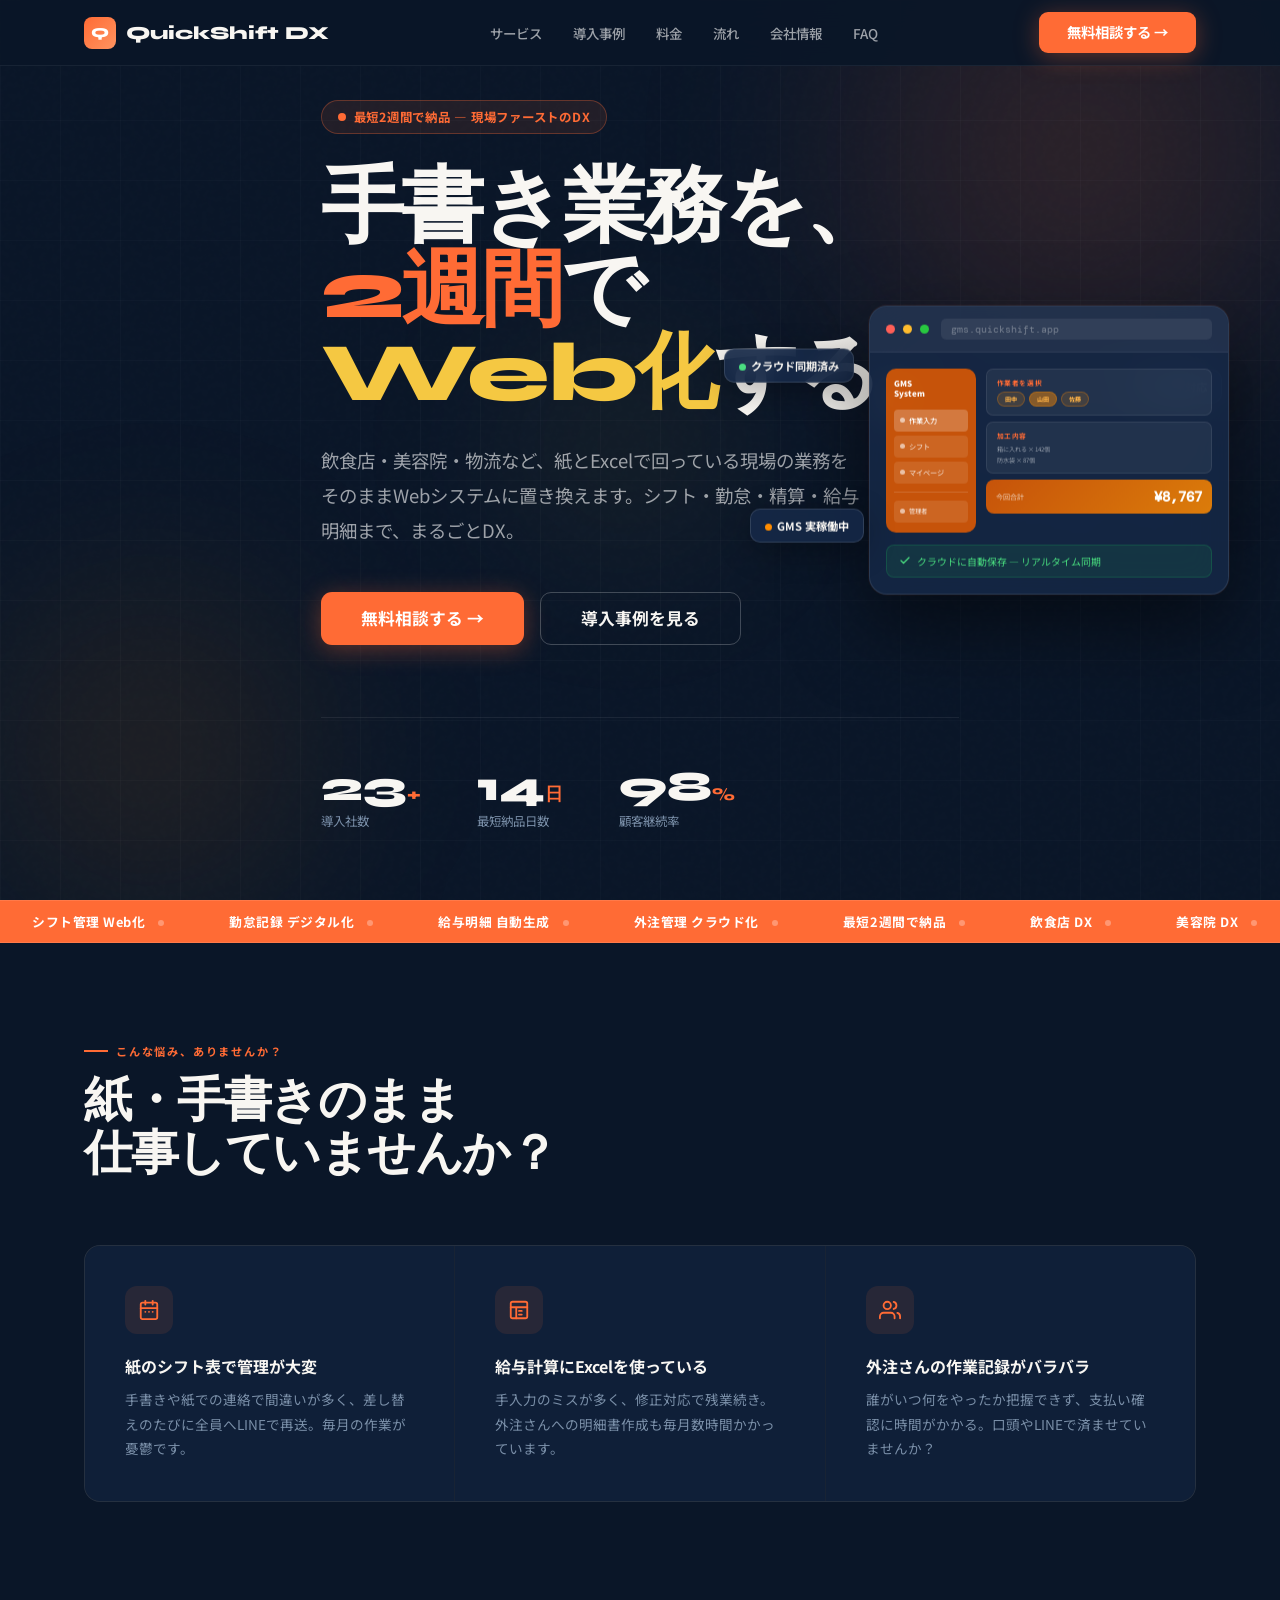
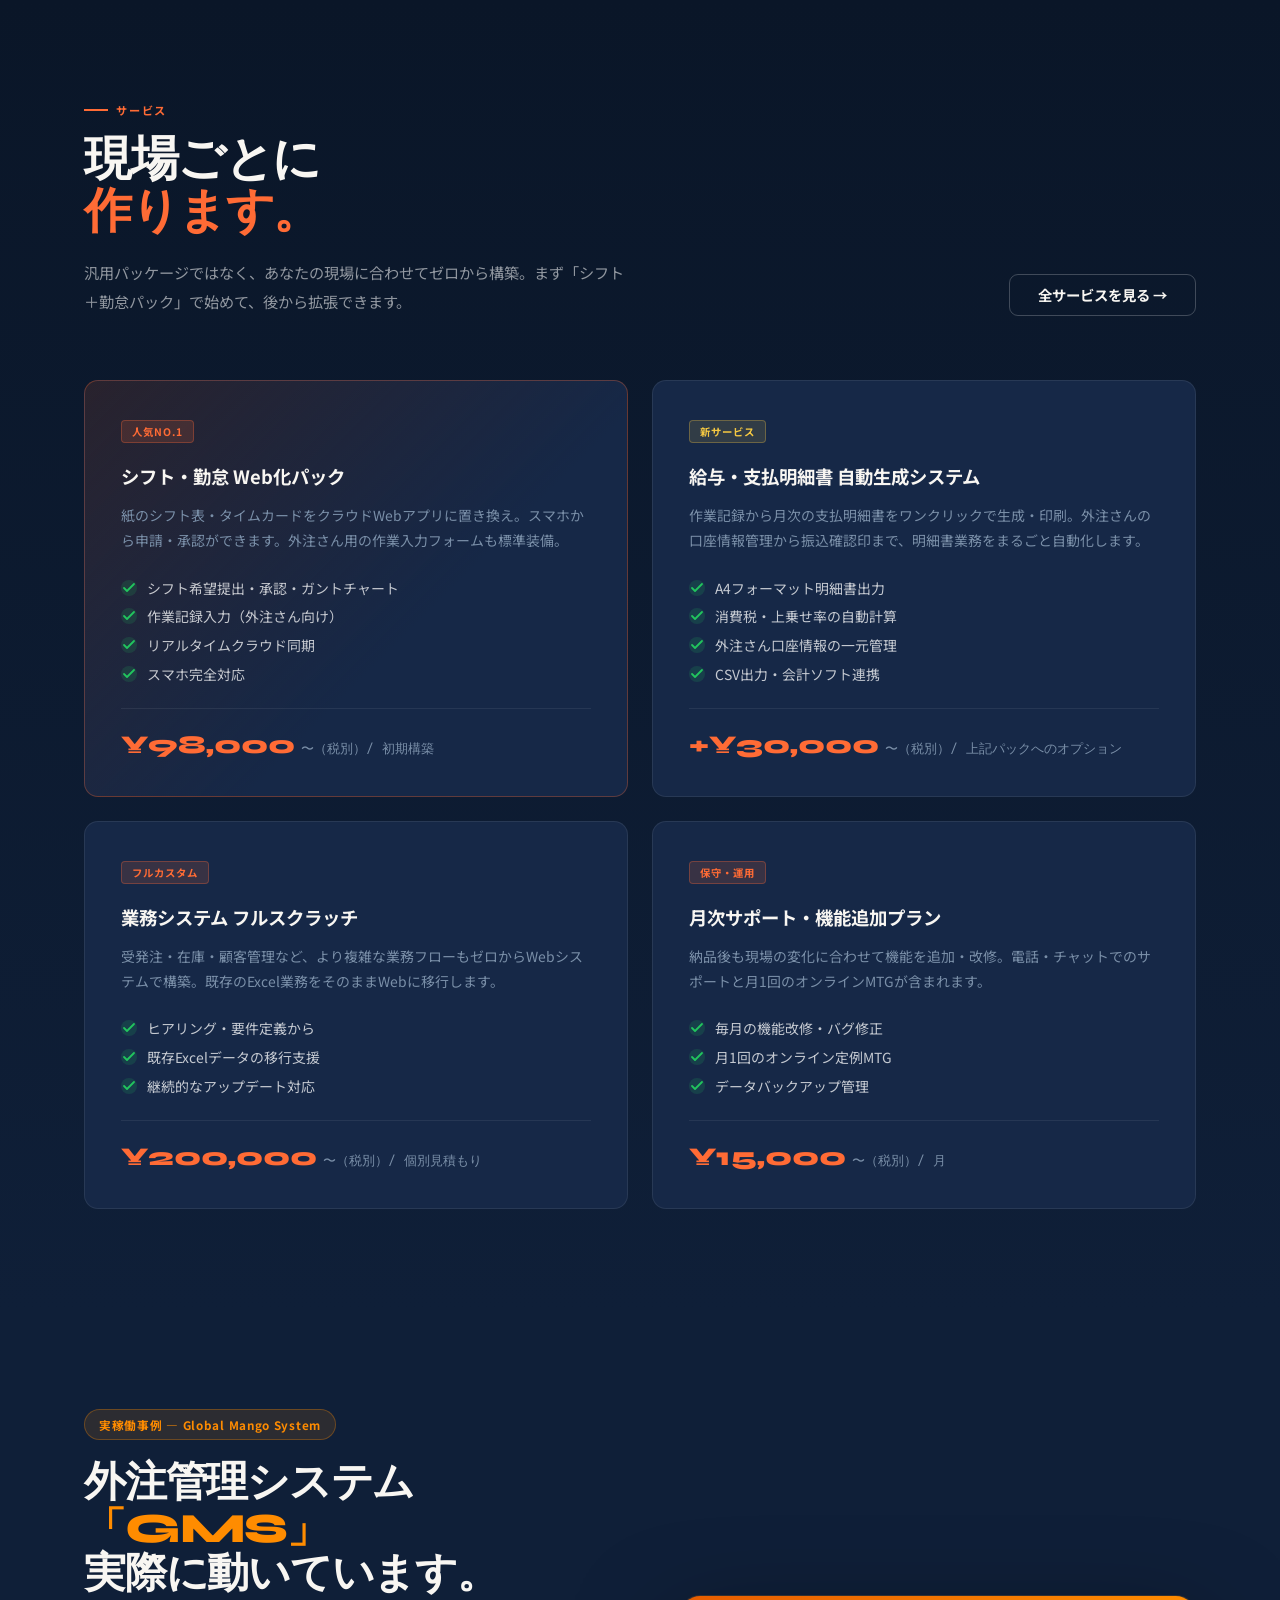
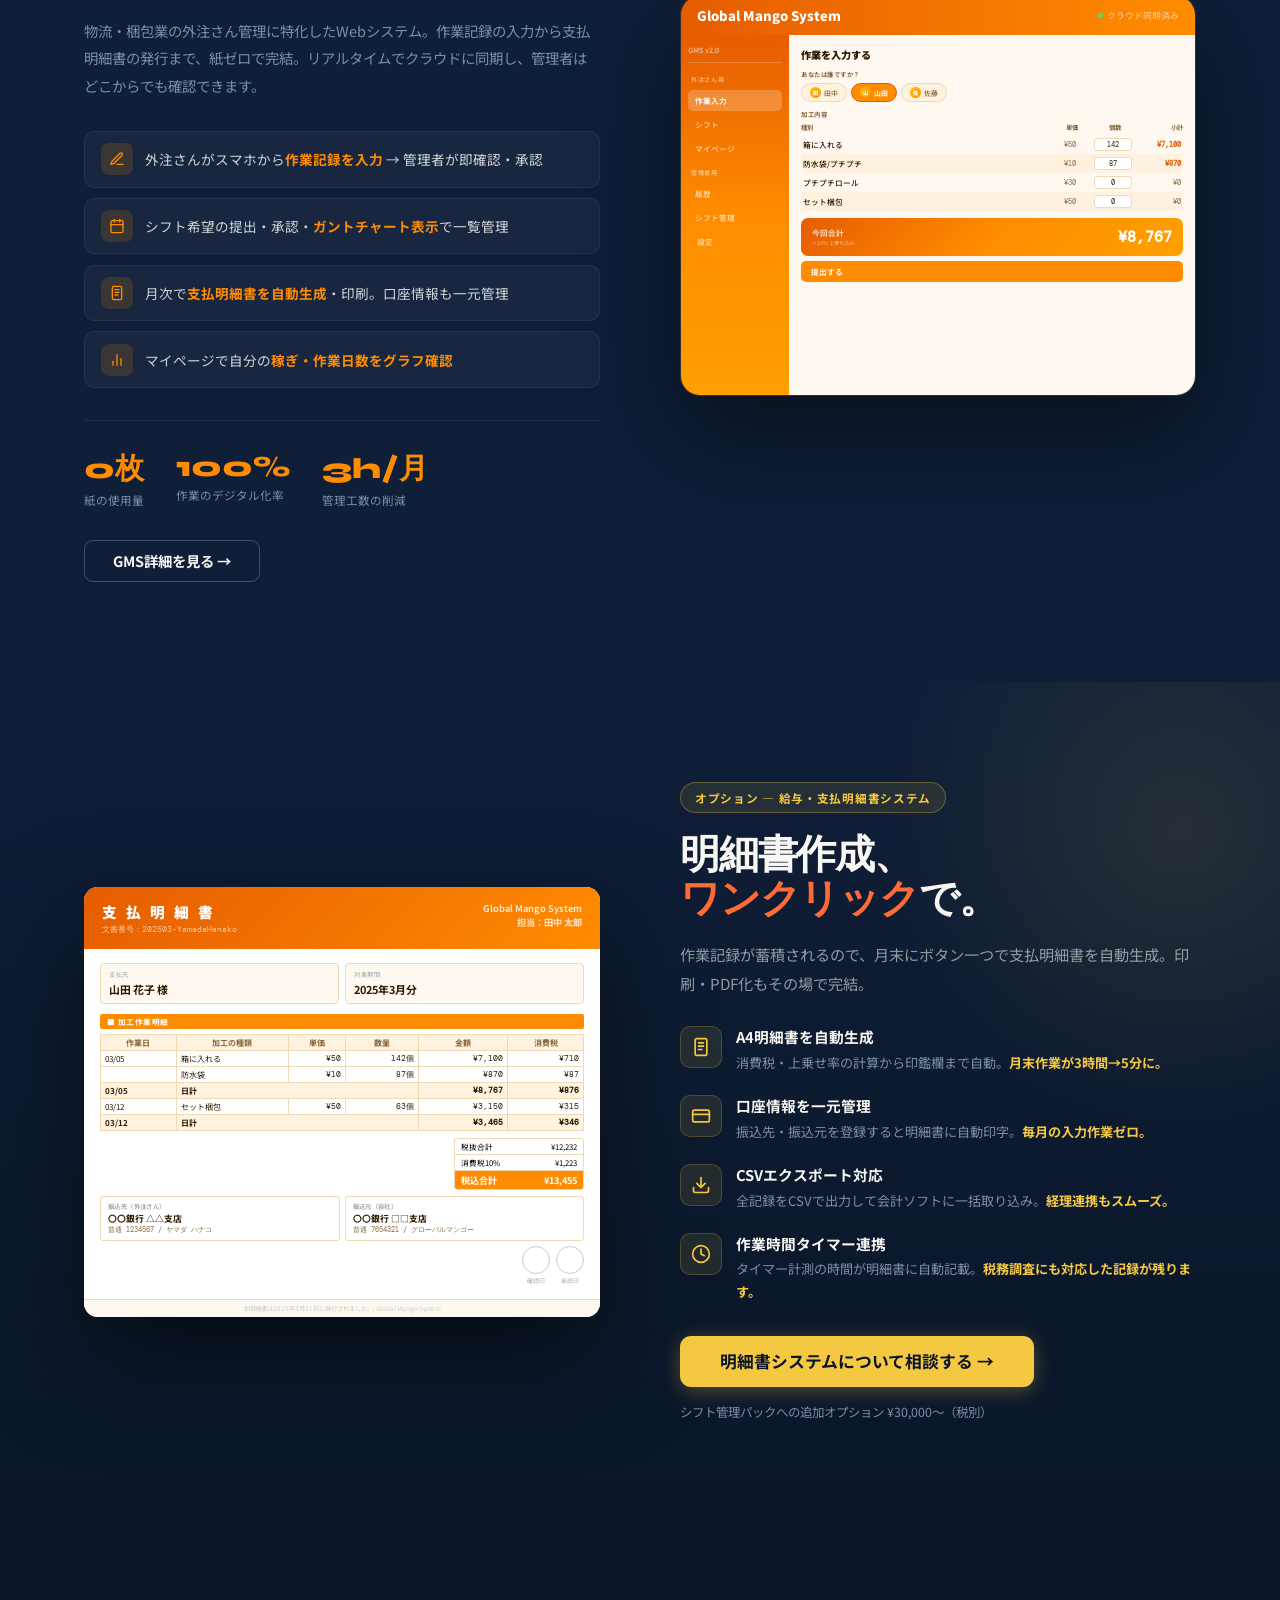
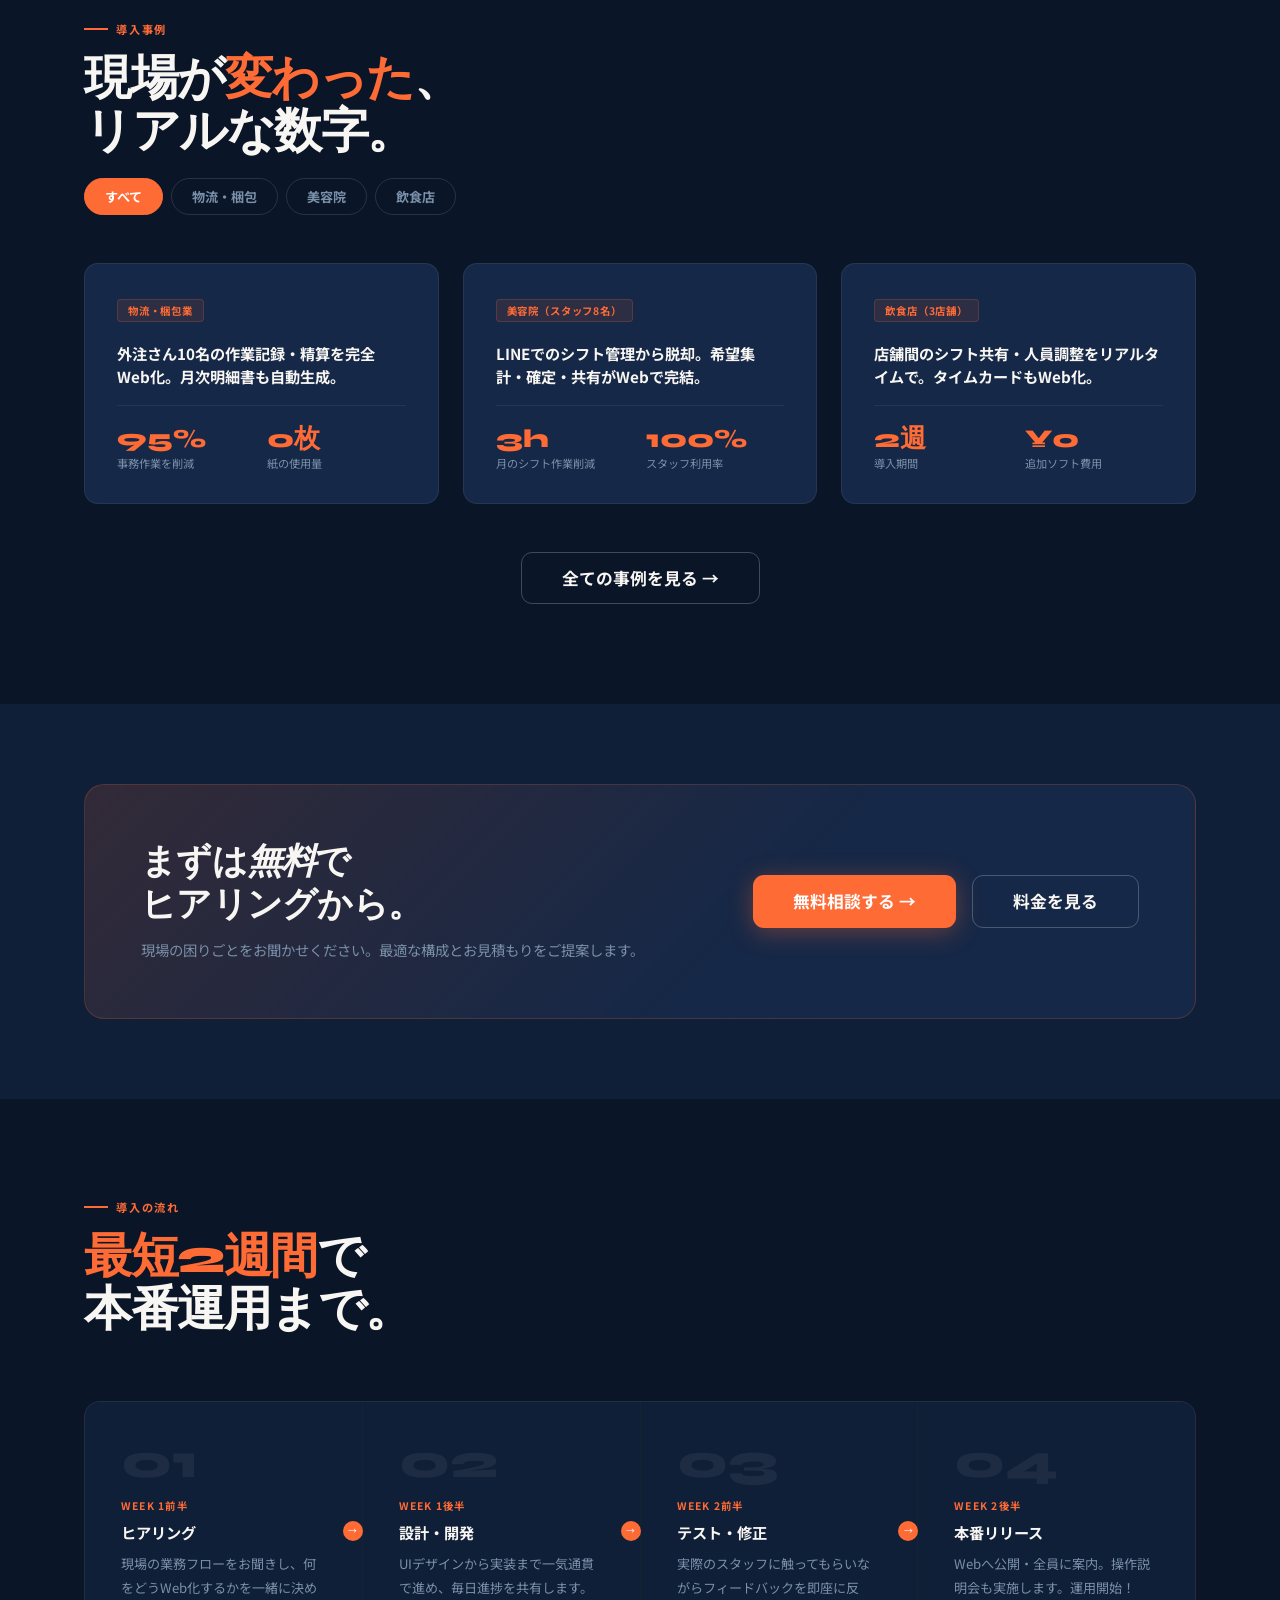
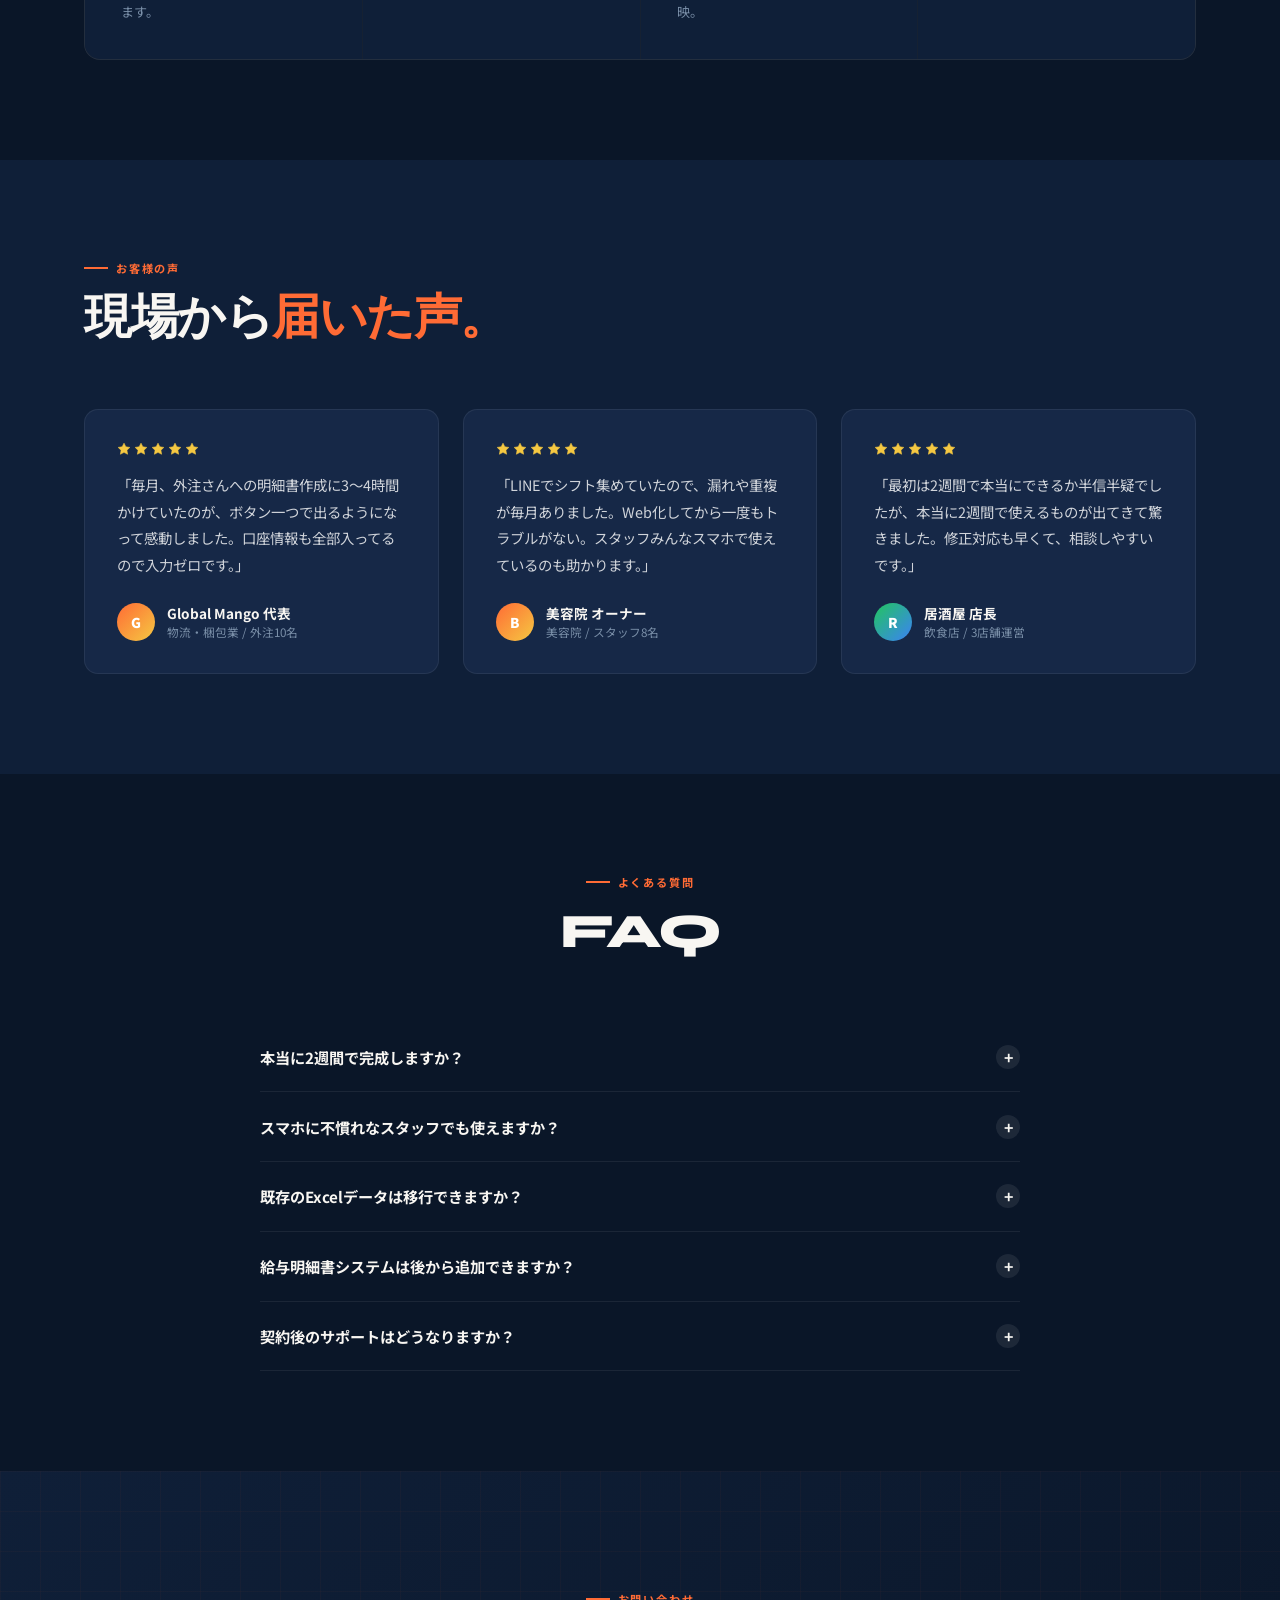
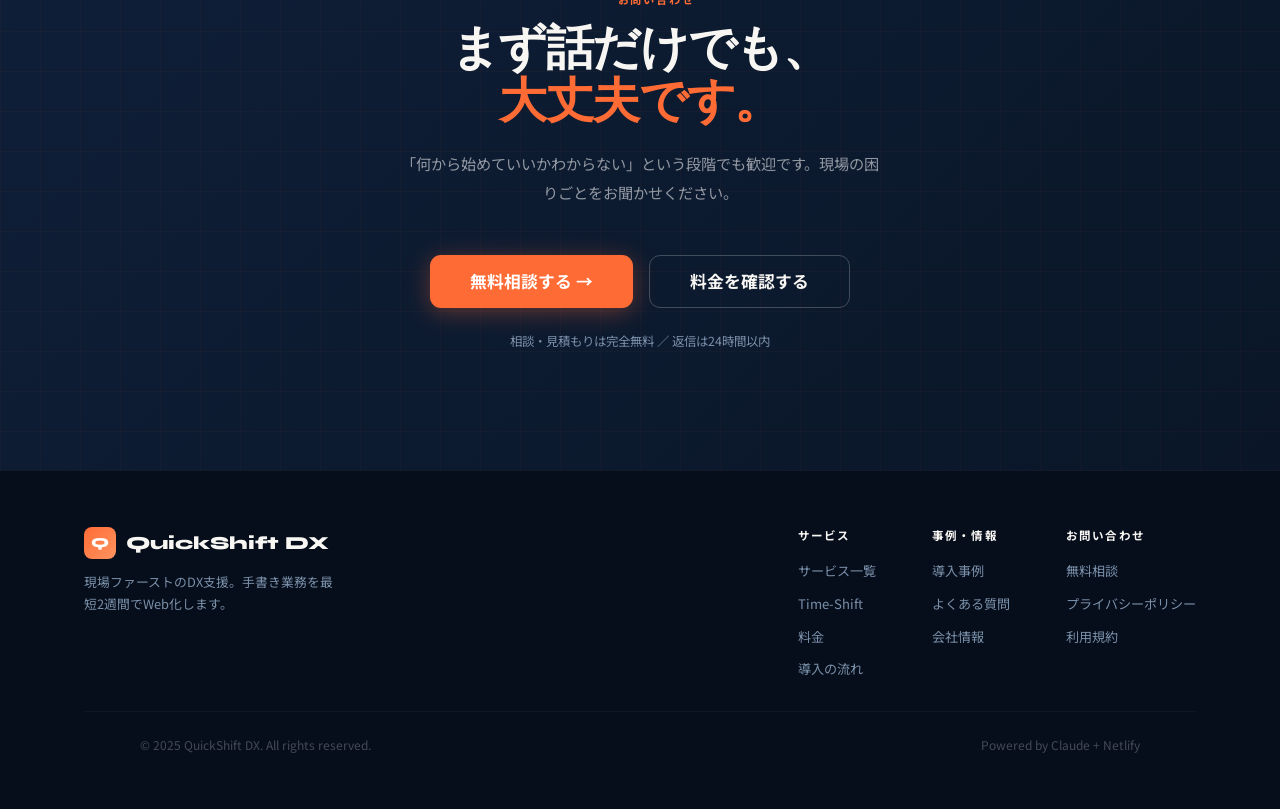
<file: index.html>
<!DOCTYPE html>
<html lang="ja">
<head>
<meta charset="UTF-8">
<meta name="viewport" content="width=device-width, initial-scale=1.0">
<title>QuickShift DX | 手書き業務を、2週間でWebに。</title>
<meta name="description" content="飲食店・美容院の紙・手書き業務を最短2週間でWeb化。現場に合わせて作るDX支援サービス。">
<meta property="og:title" content="QuickShift DX | 手書き業務を、2週間でWebに。">
<meta property="og:type" content="website">
<link rel="preconnect" href="https://fonts.googleapis.com">
<link href="https://fonts.googleapis.com/css2?family=Noto+Sans+JP:wght@400;500;700;900&family=Syne:wght@700;800;900&family=DM+Mono:wght@400;500&display=swap" rel="stylesheet">

<style>
/* ========================================
   QuickShift DX — 2025 Redesign
   Theme: Industrial Warm / Tech-Forward
======================================== */
:root {
  --navy:      #0a1628;
  --navy-2:    #0f1f38;
  --navy-3:    #162847;
  --accent:    #ff6b35;
  --accent-2:  #ff9460;
  --gold:      #f5c842;
  --mango:     #ff8c00;
  --white:     #f8f6f2;
  --ink:       #0a1628;
  --gray:      #7a8fa8;
  --gray-lt:   #dde4ed;
  --green:     #22c55e;
  --max-w:     1240px;
  --radius:    14px;
}

*, *::before, *::after { box-sizing: border-box; margin: 0; padding: 0; }
html { scroll-behavior: smooth; }
body {
  font-family: 'Noto Sans JP', sans-serif;
  background: var(--navy);
  color: var(--white);
  overflow-x: hidden;
}
a { text-decoration: none; color: inherit; }
img { max-width: 100%; display: block; }

/* noise overlay */
body::before {
  content: '';
  position: fixed; inset: 0;
  background-image: url("data:image/svg+xml,%3Csvg viewBox='0 0 200 200' xmlns='http://www.w3.org/2000/svg'%3E%3Cfilter id='n'%3E%3CfeTurbulence type='fractalNoise' baseFrequency='0.75' numOctaves='4' stitchTiles='stitch'/%3E%3C/filter%3E%3Crect width='100%25' height='100%25' filter='url(%23n)' opacity='0.04'/%3E%3C/svg%3E");
  pointer-events: none; z-index: 0; opacity: .35;
}

.container { max-width: var(--max-w); margin: 0 auto; padding: 0 5%; position: relative; z-index: 1; }

/* BUTTONS */
.btn {
  display: inline-flex; align-items: center; gap: 8px;
  padding: 13px 28px; border-radius: 9px;
  font-weight: 700; font-size: .9rem;
  cursor: pointer; transition: all .2s;
  border: none; font-family: 'Noto Sans JP', sans-serif;
  line-height: 1;
}
.btn-primary { background: var(--accent); color: #fff; box-shadow: 0 4px 24px rgba(255,107,53,.35); }
.btn-primary:hover { background: var(--accent-2); transform: translateY(-2px); box-shadow: 0 8px 36px rgba(255,107,53,.5); }
.btn-outline { background: transparent; border: 1.5px solid rgba(255,255,255,.22); color: var(--white); }
.btn-outline:hover { border-color: var(--accent); color: var(--accent); }
.btn-gold { background: var(--gold); color: var(--ink); box-shadow: 0 4px 20px rgba(245,200,66,.3); }
.btn-gold:hover { background: #ffe06b; transform: translateY(-2px); box-shadow: 0 8px 32px rgba(245,200,66,.5); }
.btn-lg { padding: 17px 40px; font-size: 1.05rem; border-radius: 11px; }

/* HEADER */
.site-header {
  position: fixed; top: 0; left: 0; right: 0; z-index: 500;
  background: rgba(10,22,40,.92); backdrop-filter: blur(18px);
  border-bottom: 1px solid rgba(255,255,255,.06); height: 66px;
  transition: border-color .3s;
}
.header-inner {
  max-width: var(--max-w); margin: 0 auto; padding: 0 5%;
  height: 100%; display: flex; align-items: center; justify-content: space-between;
}
.logo {
  font-family: 'Syne', sans-serif;
  font-size: 1.15rem; font-weight: 900; color: var(--white);
  display: flex; align-items: center; gap: 10px;
}
.logo-mark {
  width: 32px; height: 32px;
  background: linear-gradient(135deg, var(--accent), var(--accent-2));
  border-radius: 8px; display: flex; align-items: center; justify-content: center;
  font-size: .85rem; font-weight: 900; color: #fff; flex-shrink: 0;
}
.site-nav { display: flex; align-items: center; gap: .2rem; }
.site-nav a {
  padding: 8px 14px; border-radius: 7px;
  font-size: .84rem; font-weight: 500; color: rgba(255,255,255,.6);
  transition: all .15s;
}
.site-nav a:hover { color: var(--white); background: rgba(255,255,255,.07); }

/* HERO */
.hero {
  min-height: 100vh; display: flex; align-items: center;
  padding: 90px 0 60px; position: relative; overflow: hidden;
}
.hero-orb {
  position: absolute; border-radius: 50%;
  pointer-events: none; filter: blur(80px);
}
.orb-1 { width: 700px; height: 700px; background: radial-gradient(circle, rgba(255,107,53,.18) 0%, transparent 70%); top: -200px; right: -150px; animation: orb1 12s ease-in-out infinite alternate; }
.orb-2 { width: 500px; height: 500px; background: radial-gradient(circle, rgba(255,140,0,.12) 0%, transparent 70%); bottom: -100px; left: -100px; animation: orb2 9s ease-in-out infinite alternate; }
.orb-3 { width: 350px; height: 350px; background: radial-gradient(circle, rgba(245,200,66,.08) 0%, transparent 70%); top: 30%; left: 35%; animation: orb3 15s ease-in-out infinite alternate; }
@keyframes orb1 { to{transform:translate(-80px,60px)scale(1.1)} }
@keyframes orb2 { to{transform:translate(60px,-40px)scale(.9)} }
@keyframes orb3 { to{transform:translate(40px,60px)scale(1.15)} }

.hero::after {
  content: '';
  position: absolute; inset: 0;
  background-image: linear-gradient(rgba(255,255,255,.02) 1px,transparent 1px), linear-gradient(90deg,rgba(255,255,255,.02) 1px,transparent 1px);
  background-size: 60px 60px; pointer-events: none;
}

.hero-content { position: relative; z-index: 2; max-width: 780px; }
.hero-eyebrow {
  display: inline-flex; align-items: center; gap: 8px;
  background: rgba(255,107,53,.1); border: 1px solid rgba(255,107,53,.3);
  color: var(--accent); padding: 7px 16px; border-radius: 99px;
  font-size: .78rem; font-weight: 700; letter-spacing: .06em; text-transform: uppercase;
  margin-bottom: 2rem; width: fit-content;
}
.pulse-dot { width: 7px; height: 7px; background: var(--accent); border-radius: 50%; flex-shrink: 0; animation: pulse 2s ease-in-out infinite; }
@keyframes pulse { 0%,100%{opacity:1;box-shadow:0 0 0 0 rgba(255,107,53,.5)} 50%{opacity:.5;box-shadow:0 0 0 6px rgba(255,107,53,0)} }

.hero h1 {
  font-family: 'Syne', sans-serif;
  font-size: clamp(2.8rem, 6.5vw, 5.2rem);
  font-weight: 900; line-height: 1.0; letter-spacing: -.035em;
  color: var(--white); margin-bottom: 1.75rem;
}
.hero h1 .ac { color: var(--accent); }
.hero h1 .gd { color: var(--gold); }
.hero-sub { font-size: clamp(.95rem,2vw,1.15rem); color: rgba(255,255,255,.6); line-height: 1.9; max-width: 540px; margin-bottom: 2.75rem; }
.hero-cta { display: flex; gap: 1rem; flex-wrap: wrap; margin-bottom: 4.5rem; }
.hero-stats { display: flex; gap: 3.5rem; flex-wrap: wrap; padding-top: 3rem; border-top: 1px solid rgba(255,255,255,.07); }
.stat-num { font-family: 'Syne', sans-serif; font-size: 2.6rem; font-weight: 900; color: var(--white); line-height: 1; }
.stat-num .unit { font-size: 1.1rem; color: var(--accent); }
.stat-label { font-size: .78rem; color: var(--gray); margin-top: 5px; }

/* Hero floating demo card */
.hero-demo {
  position: absolute; right: 4%; top: 50%; transform: translateY(-50%);
  width: 360px; z-index: 10; animation: float-card 6s ease-in-out infinite;
}
@keyframes float-card { 0%,100%{transform:translateY(-50%) translateY(0)} 50%{transform:translateY(-50%) translateY(-16px)} }

.demo-card {
  background: rgba(22,40,71,.85); border: 1px solid rgba(255,255,255,.1);
  border-radius: 18px; backdrop-filter: blur(20px); overflow: hidden;
  box-shadow: 0 32px 80px rgba(0,0,0,.5), 0 0 0 1px rgba(255,107,53,.08);
}
.demo-card-bar {
  background: rgba(255,255,255,.05); padding: 12px 16px;
  display: flex; align-items: center; gap: 8px;
  border-bottom: 1px solid rgba(255,255,255,.06);
}
.demo-dot { width: 9px; height: 9px; border-radius: 50%; }
.demo-dot.r{background:#ff5f57;} .demo-dot.y{background:#febc2e;} .demo-dot.g{background:#28c840;}
.demo-url { flex: 1; background: rgba(255,255,255,.07); border-radius: 5px; padding: 4px 10px; font-family: 'DM Mono', monospace; font-size: .62rem; color: rgba(255,255,255,.35); margin-left: 4px; }
.demo-body { padding: 16px; }
.dsm { display: flex; gap: 10px; margin-bottom: 12px; }
.dsm-nav { width: 90px; background: rgba(230,92,0,.85); border-radius: 10px; padding: 10px 8px; display: flex; flex-direction: column; gap: 4px; }
.dsm-brand { font-size: .5rem; font-weight: 900; color: #fff; margin-bottom: 6px; line-height: 1.3; }
.dsm-item { background: rgba(255,255,255,.1); border-radius: 4px; height: 22px; display: flex; align-items: center; padding: 0 6px; font-size: .45rem; color: rgba(255,255,255,.7); font-weight: 500; gap: 4px; }
.dsm-item.a { background: rgba(255,255,255,.22); color: #fff; }
.dsm-dot { width: 5px; height: 5px; border-radius: 50%; background: rgba(255,255,255,.6); flex-shrink: 0; }
.dsm-main { flex: 1; display: flex; flex-direction: column; gap: 6px; }
.dsm-card { background: rgba(255,255,255,.06); border: 1px solid rgba(255,255,255,.08); border-radius: 7px; padding: 8px 10px; }
.dsm-label { font-size: .42rem; color: var(--accent); font-weight: 700; letter-spacing: .08em; text-transform: uppercase; margin-bottom: 4px; }
.dsm-row { display: flex; align-items: center; gap: 4px; }
.dsm-chip { background: rgba(255,140,0,.15); border: 1px solid rgba(255,140,0,.3); border-radius: 99px; padding: 2px 7px; font-size: .38rem; color: #ffb347; font-weight: 700; }
.dsm-chip.sel { background: rgba(255,140,0,.45); }
.dsm-total { background: linear-gradient(135deg,rgba(230,92,0,.85),rgba(255,140,0,.85)); border-radius: 8px; padding: 8px 10px; display: flex; justify-content: space-between; align-items: center; }
.dsm-total-label { font-size: .44rem; color: rgba(255,255,255,.7); }
.dsm-total-val { font-family: 'DM Mono', monospace; font-size: .9rem; font-weight: 700; color: #fff; }
.demo-badge { display: flex; align-items: center; gap: 6px; margin-top: 10px; padding: 8px 12px; background: rgba(34,197,94,.1); border: 1px solid rgba(34,197,94,.2); border-radius: 8px; font-size: .62rem; color: #4ade80; }

.hero-tag {
  position: absolute; background: rgba(22,40,71,.9); border: 1px solid rgba(255,255,255,.12);
  border-radius: 10px; padding: 8px 14px; font-size: .7rem; font-weight: 700; color: var(--white);
  backdrop-filter: blur(12px); box-shadow: 0 8px 32px rgba(0,0,0,.3); white-space: nowrap;
}
.tag-1 { right: 375px; top: 15%; animation: float-tag 8s ease-in-out infinite; }
.tag-2 { right: 365px; bottom: 18%; animation: float-tag 8s ease-in-out infinite 3s; }
.tag-3 { right: 2%; top: 22%; animation: float-tag 8s ease-in-out infinite 5s; }
@keyframes float-tag { 0%,100%{transform:translateY(0)} 50%{transform:translateY(-10px)} }
.tag-dot { display: inline-block; width: 7px; height: 7px; border-radius: 50%; margin-right: 5px; }

/* SECTION COMMONS */
.section-label {
  font-size: .7rem; font-weight: 700; letter-spacing: .16em; text-transform: uppercase;
  color: var(--accent); margin-bottom: 1rem; display: flex; align-items: center; gap: 8px;
}
.section-label::before { content: ''; width: 24px; height: 2px; background: var(--accent); }
.section-title {
  font-family: 'Syne', sans-serif;
  font-size: clamp(1.8rem,4vw,3rem); font-weight: 900; line-height: 1.1; letter-spacing: -.03em;
  color: var(--white); margin-bottom: 1.2rem;
}
.section-title em { font-style: normal; color: var(--accent); }
.section-sub { font-size: .95rem; color: rgba(255,255,255,.55); line-height: 1.9; max-width: 540px; }

/* TICKER */
.ticker-wrap { background: var(--accent); padding: 11px 0; overflow: hidden; border-top: 1px solid rgba(255,255,255,.1); border-bottom: 1px solid rgba(255,255,255,.1); }
.ticker-track { display: flex; animation: ticker 28s linear infinite; white-space: nowrap; }
.ticker-item { display: inline-flex; align-items: center; gap: 12px; padding: 0 32px; font-size: .8rem; font-weight: 700; color: #fff; letter-spacing: .04em; }
.ticker-sep { opacity: .5; }
@keyframes ticker { from{transform:translateX(0)} to{transform:translateX(-50%)} }

/* PROBLEMS */
.problems { background: var(--navy); padding: 100px 0; }
.problems-grid {
  display: grid; grid-template-columns: repeat(3,1fr); gap: 1px;
  background: rgba(255,255,255,.06); border: 1px solid rgba(255,255,255,.06);
  border-radius: 16px; overflow: hidden; margin-top: 4rem;
}
.problem-card {
  background: var(--navy-2); padding: 2.5rem; transition: background .25s;
  position: relative; overflow: hidden;
}
.problem-card::before { content: ''; position: absolute; top: 0; left: 0; right: 0; height: 2px; background: linear-gradient(90deg,var(--accent),transparent); opacity: 0; transition: opacity .25s; }
.problem-card:hover { background: var(--navy-3); }
.problem-card:hover::before { opacity: 1; }
.prob-icon { width: 48px; height: 48px; border-radius: 12px; background: rgba(255,107,53,.1); display: flex; align-items: center; justify-content: center; margin-bottom: 1.25rem; font-size: 1.3rem; }
.problem-card h3 { font-size: 1rem; font-weight: 700; color: var(--white); margin-bottom: .6rem; }
.problem-card p { font-size: .85rem; color: var(--gray); line-height: 1.8; }

/* SERVICES */
.services { padding: 100px 0; background: linear-gradient(180deg,var(--navy),var(--navy-2)); }
.services-header { display: flex; justify-content: space-between; align-items: flex-end; margin-bottom: 4rem; flex-wrap: wrap; gap: 1.5rem; }
.services-grid { display: grid; grid-template-columns: repeat(2,1fr); gap: 1.5rem; }
.service-card {
  background: var(--navy-3); border: 1px solid rgba(255,255,255,.08);
  border-radius: var(--radius); padding: 2.25rem; position: relative; overflow: hidden; transition: all .3s;
}
.service-card::after { content: ''; position: absolute; bottom: 0; left: 0; right: 0; height: 3px; background: linear-gradient(90deg,var(--accent),var(--gold)); opacity: 0; transition: opacity .3s; }
.service-card:hover { border-color: rgba(255,107,53,.25); transform: translateY(-4px); box-shadow: 0 16px 48px rgba(0,0,0,.3); }
.service-card:hover::after { opacity: 1; }
.service-card.featured { background: linear-gradient(135deg,rgba(255,107,53,.12) 0%,rgba(22,40,71,1) 60%); border-color: rgba(255,107,53,.3); }
.service-tag { display: inline-block; font-size: .65rem; font-weight: 700; letter-spacing: .1em; text-transform: uppercase; background: rgba(255,107,53,.15); color: var(--accent); border: 1px solid rgba(255,107,53,.3); padding: 3px 10px; border-radius: 4px; margin-bottom: 1.25rem; }
.service-tag.gold { background: rgba(245,200,66,.12); color: var(--gold); border-color: rgba(245,200,66,.3); }
.service-card h3 { font-size: 1.15rem; font-weight: 700; color: var(--white); margin-bottom: .85rem; line-height: 1.45; }
.service-card p { font-size: .87rem; color: var(--gray); line-height: 1.8; margin-bottom: 1.5rem; }
.service-price { font-family: 'DM Mono', monospace; font-size: .82rem; color: var(--gray); padding-top: 1.25rem; border-top: 1px solid rgba(255,255,255,.07); display: flex; align-items: baseline; gap: .4rem; flex-wrap: wrap; }
.price-main { font-family: 'Syne', sans-serif; font-size: 1.6rem; font-weight: 900; color: var(--accent); }
.service-list { list-style: none; display: flex; flex-direction: column; gap: .55rem; margin-bottom: 1.5rem; }
.service-list li { display: flex; align-items: flex-start; gap: 10px; font-size: .87rem; color: rgba(255,255,255,.75); }
.service-list li::before { content: ''; width: 16px; height: 16px; border-radius: 50%; flex-shrink: 0; margin-top: 2px; background: rgba(34,197,94,.15) url("data:image/svg+xml,%3Csvg viewBox='0 0 16 16' xmlns='http://www.w3.org/2000/svg'%3E%3Cpath d='M3 8l3 3 7-7' stroke='%2322c55e' stroke-width='1.8' stroke-linecap='round' stroke-linejoin='round' fill='none'/%3E%3C/svg%3E") center/contain; }

/* GMS SHOWCASE */
.showcase { padding: 100px 0; background: var(--navy-2); overflow: hidden; }
.showcase-inner { display: grid; grid-template-columns: 1fr 1fr; gap: 5rem; align-items: center; }
.showcase-badge { display: inline-flex; align-items: center; gap: 8px; background: rgba(255,140,0,.12); border: 1px solid rgba(255,140,0,.3); color: var(--mango); padding: 6px 14px; border-radius: 99px; font-size: .73rem; font-weight: 700; letter-spacing: .06em; margin-bottom: 1.25rem; }
.showcase-title { font-family: 'Syne', sans-serif; font-size: clamp(1.6rem,3.5vw,2.6rem); font-weight: 900; line-height: 1.1; color: var(--white); margin-bottom: 1.25rem; letter-spacing: -.03em; }
.showcase-title .mn { color: var(--mango); }
.showcase-desc { font-size: .9rem; color: var(--gray); line-height: 1.9; margin-bottom: 2rem; }
.sf-item { display: flex; align-items: center; gap: 12px; padding: .7rem 1rem; background: rgba(255,255,255,.04); border: 1px solid rgba(255,255,255,.06); border-radius: 10px; font-size: .85rem; color: rgba(255,255,255,.8); margin-bottom: .65rem; }
.sf-icon { width: 32px; height: 32px; border-radius: 8px; background: rgba(255,140,0,.15); display: flex; align-items: center; justify-content: center; flex-shrink: 0; font-size: .9rem; }
.sf-item strong { color: var(--mango); }
.showcase-metrics { display: flex; gap: 2rem; flex-wrap: wrap; padding-top: 1.75rem; border-top: 1px solid rgba(255,255,255,.07); margin-top: 2rem; }
.sm-val { font-family: 'Syne', sans-serif; font-size: 1.8rem; font-weight: 900; color: var(--mango); }
.sm-label { font-size: .72rem; color: var(--gray); margin-top: 3px; }

/* GMS Mockup */
.gms-mockup { background: rgba(255,140,0,.04); border: 1px solid rgba(255,140,0,.12); border-radius: 20px; overflow: hidden; box-shadow: 0 40px 100px rgba(0,0,0,.5); }
.gms-topbar { background: linear-gradient(90deg,#e65c00,#ff8c00); padding: 10px 16px; display: flex; align-items: center; justify-content: space-between; }
.gms-brand { display: flex; align-items: center; gap: 7px; font-weight: 900; font-size: .82rem; color: #fff; }
.gms-sync { font-size: .55rem; color: rgba(255,255,255,.6); display: flex; align-items: center; gap: 4px; }
.gms-sync-dot { width: 5px; height: 5px; border-radius: 50%; background: #4ade80; }
.gms-shell { display: flex; min-height: 360px; }
.gms-sidebar { width: 108px; background: linear-gradient(180deg,#e65c00,#ff8c00 50%,#ffa000); padding: 10px 7px; display: flex; flex-direction: column; gap: 3px; }
.gms-ns { font-size: .38rem; font-weight: 700; letter-spacing: .12em; color: rgba(255,255,255,.45); text-transform: uppercase; margin: 6px 0 3px 3px; }
.gms-nb { display: flex; align-items: center; gap: 4px; padding: 5px 7px; border-radius: 5px; font-size: .48rem; font-weight: 500; color: rgba(255,255,255,.7); }
.gms-nb.a { background: rgba(255,255,255,.22); color: #fff; font-weight: 700; }
.gms-main { flex: 1; background: #fff8f0; padding: 12px; overflow: hidden; }
.gms-pt { font-size: .63rem; font-weight: 900; color: #2d1a00; margin-bottom: 8px; }
.gms-wrow { display: flex; gap: 4px; margin-bottom: 8px; }
.gms-chip { display: flex; align-items: center; gap: 3px; padding: 3px 8px; border-radius: 99px; background: #fff3e0; border: 1.5px solid #f0d9b5; font-size: .43rem; font-weight: 500; color: #8a6a40; }
.gms-chip.s { background: #ff8c00; border-color: #e65c00; color: #fff; font-weight: 700; }
.gms-av { width: 11px; height: 11px; border-radius: 50%; background: linear-gradient(135deg,#ffc107,#ff8c00); display: flex; align-items: center; justify-content: center; font-size: .33rem; color: #fff; font-weight: 900; }
.gms-ph { display: grid; grid-template-columns: 1fr 42px 38px 46px; gap: 3px; font-size: .4rem; font-weight: 700; color: #8a6a40; margin-bottom: 3px; }
.gms-pr { display: grid; grid-template-columns: 1fr 42px 38px 46px; gap: 3px; align-items: center; padding: 3px 2px; border-radius: 4px; }
.gms-pr:nth-child(odd) { background: rgba(255,140,0,.07); }
.gms-pn { font-size: .48rem; font-weight: 500; color: #2d1a00; }
.gms-pp { font-size: .42rem; color: #8a6a40; text-align: center; font-family: 'DM Mono',monospace; }
.gms-pq { background: #fff; border: 1px solid #f0d9b5; border-radius: 3px; height: 13px; display: flex; align-items: center; justify-content: center; font-size: .42rem; font-family: 'DM Mono',monospace; color: #2d1a00; }
.gms-ps { font-size: .42rem; text-align: right; font-family: 'DM Mono',monospace; color: #8a6a40; }
.gms-ps.a { color: #e65c00; font-weight: 700; }
.gms-total { background: linear-gradient(135deg,#e65c00,#ff8c00,#ffa000); border-radius: 7px; padding: 9px 11px; margin-top: 7px; display: flex; justify-content: space-between; align-items: center; }
.gms-tl { font-size: .48rem; font-weight: 700; color: rgba(255,255,255,.75); }
.gms-tv { font-family: 'DM Mono',monospace; font-size: .92rem; font-weight: 700; color: #fff; }
.gms-sbtn { background: #ff8c00; color: #fff; border: none; border-radius: 5px; padding: 5px 10px; font-size: .48rem; font-weight: 700; cursor: default; margin-top: 5px; }

/* PAYSLIP */
.payslip-section { padding: 100px 0; background: linear-gradient(180deg,var(--navy-2),var(--navy)); position: relative; overflow: hidden; }
.payslip-section::before { content: ''; position: absolute; top: -150px; right: -200px; width: 600px; height: 600px; background: radial-gradient(circle,rgba(245,200,66,.1) 0%,transparent 70%); pointer-events: none; }
.payslip-inner { display: grid; grid-template-columns: 1fr 1fr; gap: 5rem; align-items: center; }
.payslip-badge { display: inline-flex; align-items: center; gap: 8px; background: rgba(245,200,66,.1); border: 1px solid rgba(245,200,66,.3); color: var(--gold); padding: 6px 14px; border-radius: 99px; font-size: .73rem; font-weight: 700; letter-spacing: .06em; margin-bottom: 1.25rem; }
.payslip-preview { background: #fff; border-radius: 14px; overflow: hidden; box-shadow: 0 40px 100px rgba(0,0,0,.5); color: #000; }
.pp-hdr { background: linear-gradient(135deg,#e65c00,#ff8c00); padding: 14px 18px; display: flex; justify-content: space-between; align-items: flex-start; }
.pp-title { font-size: .92rem; font-weight: 900; color: #fff; letter-spacing: 3px; }
.pp-docno { font-size: .52rem; color: rgba(255,255,255,.65); margin-top: 2px; font-family: 'DM Mono',monospace; }
.pp-company { text-align: right; font-size: .58rem; color: rgba(255,255,255,.8); font-weight: 700; }
.pp-body { padding: 14px 16px; }
.pp-meta { display: grid; grid-template-columns: 1fr 1fr; gap: 6px; margin-bottom: 10px; }
.pp-mb { background: #fff8f0; border: 1px solid #f0d9b5; border-radius: 4px; padding: 6px 8px; }
.pp-ml { font-size: .4rem; color: #aaa; letter-spacing: .08em; text-transform: uppercase; margin-bottom: 2px; }
.pp-mv { font-size: .68rem; font-weight: 700; color: #2d1a00; }
.pp-sl { display: block; background: #ff8c00; color: #fff; padding: 2px 7px; font-size: .48rem; font-weight: 700; letter-spacing: .06em; border-radius: 2px; margin-bottom: 5px; }
.pp-tbl { width: 100%; border-collapse: collapse; font-size: .5rem; margin-bottom: 7px; }
.pp-tbl th { background: #fff3e0; border: 1px solid #f0d9b5; padding: 2px 4px; font-weight: 700; text-align: center; color: #8a6a40; }
.pp-tbl td { border: 1px solid #f0d9b5; padding: 2px 4px; color: #2d1a00; }
.pp-tbl td.r { text-align: right; font-family: 'DM Mono',monospace; }
.pp-tbl tr.sub td { background: #fff3e0; font-weight: 700; }
.pp-tots { display: flex; justify-content: flex-end; margin-bottom: 6px; }
.pp-tbox { width: 130px; border: 1px solid #f0d9b5; border-radius: 3px; overflow: hidden; }
.pp-tr { display: flex; justify-content: space-between; padding: 2px 6px; font-size: .48rem; border-bottom: 1px solid #f0d9b5; }
.pp-tr.g { background: #ff8c00; color: #fff; font-weight: 700; font-size: .57rem; border-bottom: none; }
.pp-banks { display: grid; grid-template-columns: 1fr 1fr; gap: 5px; margin-bottom: 5px; }
.pp-bank { border: 1px solid #f0d9b5; border-radius: 3px; padding: 5px 7px; }
.pp-bnl { font-size: .4rem; color: #aaa; letter-spacing: .06em; text-transform: uppercase; margin-bottom: 1px; font-weight: 700; }
.pp-bnn { font-size: .55rem; font-weight: 700; color: #2d1a00; }
.pp-bnd { font-size: .46rem; color: #8a6a40; font-family: 'DM Mono',monospace; }
.pp-stamps { display: flex; justify-content: flex-end; gap: 6px; }
.pp-stamp { text-align: center; }
.pp-sc { width: 28px; height: 28px; border: 1px solid #ccc; border-radius: 50%; margin: 0 auto 2px; }
.pp-sl2 { font-size: .36rem; color: #aaa; }
.pp-foot { background: #fff8f0; border-top: 1px solid #f0d9b5; padding: 4px 16px; text-align: center; font-size: .4rem; color: #ccc; }

.pf-item { display: flex; gap: 14px; margin-bottom: 1.25rem; }
.pf-icon { width: 42px; height: 42px; border-radius: 10px; background: rgba(245,200,66,.1); border: 1px solid rgba(245,200,66,.2); display: flex; align-items: center; justify-content: center; font-size: 1.1rem; flex-shrink: 0; }
.pf-text h4 { font-size: .92rem; font-weight: 700; color: var(--white); margin-bottom: .3rem; }
.pf-text p { font-size: .82rem; color: var(--gray); line-height: 1.75; }
.hl { color: var(--gold); font-weight: 700; }

/* CASES */
.cases { padding: 100px 0; background: var(--navy); }
.cases-tabs { display: flex; gap: .5rem; flex-wrap: wrap; margin-bottom: 3rem; }
.case-tab { padding: 8px 20px; border-radius: 99px; font-size: .82rem; font-weight: 700; cursor: pointer; border: 1.5px solid rgba(255,255,255,.12); color: var(--gray); background: transparent; transition: all .2s; font-family: 'Noto Sans JP',sans-serif; }
.case-tab:hover { border-color: rgba(255,255,255,.3); color: var(--white); }
.case-tab.active { background: var(--accent); border-color: var(--accent); color: #fff; }
.cases-grid { display: grid; grid-template-columns: repeat(3,1fr); gap: 1.5rem; }
.case-card { background: var(--navy-3); border: 1px solid rgba(255,255,255,.07); border-radius: var(--radius); padding: 2rem; transition: all .3s; }
.case-card:hover { border-color: rgba(255,107,53,.25); transform: translateY(-4px); box-shadow: 0 16px 40px rgba(0,0,0,.3); }
.case-industry { display: inline-block; font-size: .65rem; font-weight: 700; letter-spacing: .08em; text-transform: uppercase; background: rgba(255,107,53,.1); color: var(--accent); border: 1px solid rgba(255,107,53,.2); padding: 3px 10px; border-radius: 4px; margin-bottom: 1.25rem; }
.case-card h3 { font-size: .95rem; font-weight: 700; color: var(--white); margin-bottom: 1rem; line-height: 1.55; }
.case-metrics { display: grid; grid-template-columns: 1fr 1fr; gap: .75rem; padding-top: 1.25rem; border-top: 1px solid rgba(255,255,255,.06); }
.case-metric-val { font-family: 'Syne',sans-serif; font-size: 1.6rem; font-weight: 900; color: var(--accent); line-height: 1; }
.case-metric-label { font-size: .7rem; color: var(--gray); margin-top: 3px; }

/* PRICING CTA */
.pricing-cta { padding: 80px 0; background: var(--navy-2); }
.pricing-cta-inner { background: linear-gradient(135deg,rgba(255,107,53,.15) 0%,rgba(22,40,71,1) 60%); border: 1px solid rgba(255,107,53,.2); border-radius: 20px; padding: 3.5rem; display: flex; justify-content: space-between; align-items: center; gap: 2rem; flex-wrap: wrap; }
.pricing-cta-title { font-family: 'Syne',sans-serif; font-size: clamp(1.5rem,3vw,2.2rem); font-weight: 900; color: var(--white); line-height: 1.2; margin-bottom: .75rem; letter-spacing: -.02em; }
.pricing-cta-sub { font-size: .9rem; color: var(--gray); line-height: 1.7; }
.pricing-cta-btns { display: flex; gap: 1rem; flex-wrap: wrap; flex-shrink: 0; }

/* PROCESS */
.process { padding: 100px 0; background: var(--navy); }
.steps-grid { display: grid; grid-template-columns: repeat(4,1fr); gap: 1px; background: rgba(255,255,255,.05); border: 1px solid rgba(255,255,255,.06); border-radius: 16px; overflow: hidden; margin-top: 4rem; }
.step-card { background: var(--navy-2); padding: 2.25rem; position: relative; }
.step-num { font-family: 'Syne',sans-serif; font-size: 3rem; font-weight: 900; color: rgba(255,255,255,.06); line-height: 1; margin-bottom: .75rem; }
.step-week { font-size: .65rem; font-weight: 700; letter-spacing: .12em; text-transform: uppercase; color: var(--accent); margin-bottom: .5rem; }
.step-card h3 { font-size: .95rem; font-weight: 700; color: var(--white); margin-bottom: .6rem; }
.step-card p { font-size: .82rem; color: var(--gray); line-height: 1.8; }
.step-arrow { position: absolute; right: -1px; top: 50%; transform: translateY(-50%); width: 20px; height: 20px; background: var(--accent); border-radius: 50%; display: flex; align-items: center; justify-content: center; font-size: .55rem; color: #fff; z-index: 10; }

/* TESTIMONIALS */
.testimonials { padding: 100px 0; background: var(--navy-2); }
.testimonials-grid { display: grid; grid-template-columns: repeat(3,1fr); gap: 1.5rem; margin-top: 4rem; }
.testimonial-card { background: var(--navy-3); border: 1px solid rgba(255,255,255,.07); border-radius: var(--radius); padding: 2rem; }
.testimonial-stars { color: var(--gold); font-size: .9rem; margin-bottom: 1rem; letter-spacing: 2px; }
.testimonial-text { font-size: .9rem; color: rgba(255,255,255,.8); line-height: 1.85; margin-bottom: 1.5rem; }
.testimonial-author { display: flex; align-items: center; gap: .75rem; }
.author-avatar { width: 38px; height: 38px; border-radius: 50%; background: linear-gradient(135deg,var(--accent),var(--gold)); display: flex; align-items: center; justify-content: center; font-size: .85rem; font-weight: 900; color: #fff; flex-shrink: 0; }
.author-name { font-size: .85rem; font-weight: 700; color: var(--white); }
.author-role { font-size: .73rem; color: var(--gray); }

/* FAQ */
.faq { padding: 100px 0; background: var(--navy); }
.faq-grid { max-width: 760px; margin: 4rem auto 0; }
.faq-item { border-bottom: 1px solid rgba(255,255,255,.07); }
.faq-q { width: 100%; background: none; border: none; display: flex; justify-content: space-between; align-items: center; padding: 1.4rem 0; cursor: pointer; font-family: 'Noto Sans JP',sans-serif; font-size: .95rem; font-weight: 700; color: var(--white); text-align: left; gap: 1rem; }
.faq-q:hover { color: var(--accent); }
.faq-icon { width: 24px; height: 24px; border-radius: 50%; background: rgba(255,255,255,.08); display: flex; align-items: center; justify-content: center; flex-shrink: 0; font-size: 1rem; transition: transform .25s; }
.faq-item.open .faq-icon { transform: rotate(45deg); }
.faq-a { max-height: 0; overflow: hidden; transition: max-height .3s ease,padding .3s; font-size: .88rem; color: var(--gray); line-height: 1.85; }
.faq-item.open .faq-a { max-height: 200px; padding-bottom: 1.4rem; }

/* CONTACT CTA */
.contact-cta { padding: 120px 0; background: linear-gradient(135deg,var(--navy-2),var(--navy)); position: relative; overflow: hidden; text-align: center; }
.contact-cta::before { content: ''; position: absolute; inset: 0; background-image: linear-gradient(rgba(255,107,53,.03) 1px,transparent 1px),linear-gradient(90deg,rgba(255,107,53,.03) 1px,transparent 1px); background-size: 40px 40px; }
.contact-cta .section-label { justify-content: center; }
.contact-cta .section-title { max-width: 700px; margin: 0 auto 1.25rem; }
.contact-cta .section-sub { max-width: 480px; margin: 0 auto 3rem; text-align: center; }
.contact-btns { display: flex; gap: 1rem; justify-content: center; flex-wrap: wrap; }
.contact-note { margin-top: 1.5rem; font-size: .78rem; color: var(--gray); }

/* FOOTER */
.site-footer { background: #060e1c; border-top: 1px solid rgba(255,255,255,.05); padding: 3.5rem 0; }
.footer-inner { display: flex; justify-content: space-between; align-items: flex-start; gap: 3rem; flex-wrap: wrap; }
.footer-brand .logo { margin-bottom: .75rem; }
.footer-brand p { font-size: .8rem; color: var(--gray); line-height: 1.75; max-width: 260px; }
.footer-links { display: flex; gap: 3.5rem; flex-wrap: wrap; }
.footer-col h4 { font-size: .72rem; font-weight: 700; color: var(--white); letter-spacing: .1em; text-transform: uppercase; margin-bottom: .9rem; }
.footer-col ul { list-style: none; display: flex; flex-direction: column; gap: .55rem; }
.footer-col ul li a { font-size: .82rem; color: var(--gray); transition: color .15s; }
.footer-col ul li a:hover { color: var(--accent); }
.footer-bottom { max-width: var(--max-w); margin: 2rem auto 0; padding: 1.5rem 5% 0; border-top: 1px solid rgba(255,255,255,.04); display: flex; justify-content: space-between; align-items: center; flex-wrap: wrap; gap: 1rem; }
.footer-bottom p { font-size: .75rem; color: rgba(255,255,255,.25); }

/* MOBILE NAV */
.mobile-menu-btn { display: none; background: none; border: none; cursor: pointer; padding: 6px; color: var(--white); flex-direction: column; gap: 5px; }
.mobile-menu-btn span { display: block; width: 22px; height: 2px; background: currentColor; border-radius: 2px; }
.mobile-nav { display: none; position: fixed; inset: 0; z-index: 450; background: rgba(10,22,40,.98); backdrop-filter: blur(20px); padding: 80px 5% 5%; flex-direction: column; gap: .5rem; }
.mobile-nav.open { display: flex; }
.mobile-nav a { display: block; padding: 14px 0; font-size: 1.15rem; font-weight: 700; color: rgba(255,255,255,.75); border-bottom: 1px solid rgba(255,255,255,.06); }
.mobile-nav a:hover { color: var(--accent); }
.mobile-nav-close { position: absolute; top: 18px; right: 5%; background: rgba(255,255,255,.08); border: none; color: var(--white); width: 38px; height: 38px; border-radius: 50%; cursor: pointer; font-size: 1.1rem; }

/* SCROLL ANIMATIONS */
.reveal { opacity: 0; transform: translateY(28px); transition: opacity .7s cubic-bezier(.4,0,.2,1),transform .7s cubic-bezier(.4,0,.2,1); }
.reveal.visible { opacity: 1; transform: none; }
.reveal-delay-1 { transition-delay: .1s; }
.reveal-delay-2 { transition-delay: .2s; }
.reveal-delay-3 { transition-delay: .3s; }
.reveal-delay-4 { transition-delay: .4s; }

@media(max-width:1100px){
  .hero-demo,.hero-tag{display:none;}
}
@media(max-width:900px){
  .site-nav,.nav-cta{display:none;}
  .mobile-menu-btn{display:flex;}
  .showcase-inner,.payslip-inner{grid-template-columns:1fr;gap:3rem;}
  .services-grid,.cases-grid,.testimonials-grid{grid-template-columns:1fr;}
  .problems-grid{grid-template-columns:1fr;}
  .steps-grid{grid-template-columns:1fr 1fr;}
  .step-arrow{display:none;}
}
@media(max-width:600px){
  .steps-grid{grid-template-columns:1fr;}
  .pricing-cta-inner{flex-direction:column;}
  .hero-stats{gap:2rem;}
  section{padding:70px 0!important;}
  .hero{padding:80px 0 50px!important;}
  .footer-links{gap:2rem;}
}
</style>
</head>
<body>

<nav class="mobile-nav" id="mobile-nav">
  <button class="mobile-nav-close" onclick="closeMobileNav()"><svg width="16" height="16" viewBox="0 0 24 24" fill="none" stroke="currentColor" stroke-width="2.5" stroke-linecap="round"><line x1="18" y1="6" x2="6" y2="18"/><line x1="6" y1="6" x2="18" y2="18"/></svg></button>
  <a href="index.html" onclick="closeMobileNav()">ホーム</a>
  <a href="services.html" onclick="closeMobileNav()">サービス</a>
  <a href="cases.html" onclick="closeMobileNav()">導入事例</a>
  <a href="pricing.html" onclick="closeMobileNav()">料金</a>
  <a href="process.html" onclick="closeMobileNav()">流れ</a>
  <a href="company.html" onclick="closeMobileNav()">会社情報</a>
  <div style="margin-top:1rem;"><a href="contact.html" onclick="closeMobileNav()" class="btn btn-primary" style="display:block;text-align:center;">無料相談する →</a></div>
</nav>

<header class="site-header">
  <div class="header-inner">
    <a href="index.html" class="logo">
      <div class="logo-mark">Q</div>
      QuickShift DX
    </a>
    <nav class="site-nav">
      <a href="services.html">サービス</a>
      <a href="cases.html">導入事例</a>
      <a href="pricing.html">料金</a>
      <a href="process.html">流れ</a>
      <a href="company.html">会社情報</a>
      <a href="faq.html">FAQ</a>
    </nav>
    <a href="contact.html" class="btn btn-primary nav-cta">無料相談する →</a>
    <button class="mobile-menu-btn" onclick="openMobileNav()"><span></span><span></span><span></span></button>
  </div>
</header>

<!-- HERO -->
<section class="hero">
  <div class="hero-orb orb-1"></div>
  <div class="hero-orb orb-2"></div>
  <div class="hero-orb orb-3"></div>
  <div class="container">
    <div class="hero-content">
      <div class="hero-eyebrow">
        <span class="pulse-dot" style="width:8px;height:8px;border-radius:50%;background:#ff6b35;display:inline-block;flex-shrink:0;box-shadow:0 0 0 0 rgba(255,107,53,.5);animation:pulseRing 2s ease infinite"></span>
        最短2週間で納品 — 現場ファーストのDX
      </div>
      <h1>
        手書き業務を、<br>
        <span class="ac">2週間</span>で<br>
        <span class="gd">Web化</span>する。
      </h1>
      <p class="hero-sub">
        飲食店・美容院・物流など、紙とExcelで回っている現場の業務をそのままWebシステムに置き換えます。シフト・勤怠・精算・給与明細まで、まるごとDX。
      </p>
      <div class="hero-cta">
        <a href="contact.html" class="btn btn-primary btn-lg">無料相談する →</a>
        <a href="cases.html" class="btn btn-outline btn-lg">導入事例を見る</a>
      </div>
      <div class="hero-stats">
        <div>
          <div class="stat-num"><span class="counter" data-target="23">0</span><span class="unit">+</span></div>
          <div class="stat-label">導入社数</div>
        </div>
        <div>
          <div class="stat-num"><span class="counter" data-target="14">0</span><span class="unit">日</span></div>
          <div class="stat-label">最短納品日数</div>
        </div>
        <div>
          <div class="stat-num"><span class="counter" data-target="98">0</span><span class="unit">%</span></div>
          <div class="stat-label">顧客継続率</div>
        </div>
      </div>
    </div>
  </div>

  <!-- Floating Demo Card -->
  <div class="hero-demo">
    <div class="hero-tag tag-1"><span class="tag-dot" style="background:#4ade80;"></span>クラウド同期済み</div>
    <div class="hero-tag tag-3"><span class="tag-dot" style="background:#f5c842;"></span>スマホ対応</div>
    <div class="demo-card">
      <div class="demo-card-bar">
        <div class="demo-dot r"></div><div class="demo-dot y"></div><div class="demo-dot g"></div>
        <div class="demo-url">gms.quickshift.app</div>
      </div>
      <div class="demo-body">
        <div class="dsm">
          <div class="dsm-nav">
            <div class="dsm-brand">GMS<br>System</div>
            <div class="dsm-item a"><div class="dsm-dot"></div>作業入力</div>
            <div class="dsm-item"><div class="dsm-dot"></div>シフト</div>
            <div class="dsm-item"><div class="dsm-dot"></div>マイページ</div>
            <div style="border-top:1px solid rgba(255,255,255,.15);margin:4px 0;"></div>
            <div class="dsm-item" style="font-size:.4rem;"><div class="dsm-dot"></div>管理者</div>
          </div>
          <div class="dsm-main">
            <div class="dsm-card">
              <div class="dsm-label">作業者を選択</div>
              <div class="dsm-row">
                <div class="dsm-chip">田中</div>
                <div class="dsm-chip sel">山田</div>
                <div class="dsm-chip">佐藤</div>
              </div>
            </div>
            <div class="dsm-card">
              <div class="dsm-label">加工内容</div>
              <div style="font-size:.38rem;color:rgba(255,255,255,.5);margin-bottom:2px;">箱に入れる × 142個</div>
              <div style="font-size:.38rem;color:rgba(255,255,255,.5);">防水袋 × 87個</div>
            </div>
            <div class="dsm-total">
              <div class="dsm-total-label">今回合計</div>
              <div class="dsm-total-val">¥8,767</div>
            </div>
          </div>
        </div>
        <div class="demo-badge">
          <svg width="12" height="12" viewBox="0 0 24 24" fill="none" stroke="currentColor" stroke-width="2.5" stroke-linecap="round" stroke-linejoin="round"><path d="M20 6L9 17l-5-5"/></svg> クラウドに自動保存 — リアルタイム同期
        </div>
      </div>
    </div>
    <div class="hero-tag tag-2"><span class="tag-dot" style="background:#ff8c00;"></span>GMS 実稼働中</div>
  </div>
</section>

<!-- TICKER -->
<div class="ticker-wrap">
  <div class="ticker-track">
    <div class="ticker-item">シフト管理 Web化 <span class="ticker-sep"><svg width="8" height="8" viewBox="0 0 8 8" fill="currentColor" style="opacity:.6"><circle cx="4" cy="4" r="3"/></svg></span></div>
    <div class="ticker-item">勤怠記録 デジタル化 <span class="ticker-sep"><svg width="8" height="8" viewBox="0 0 8 8" fill="currentColor" style="opacity:.6"><circle cx="4" cy="4" r="3"/></svg></span></div>
    <div class="ticker-item">給与明細 自動生成 <span class="ticker-sep"><svg width="8" height="8" viewBox="0 0 8 8" fill="currentColor" style="opacity:.6"><circle cx="4" cy="4" r="3"/></svg></span></div>
    <div class="ticker-item">外注管理 クラウド化 <span class="ticker-sep"><svg width="8" height="8" viewBox="0 0 8 8" fill="currentColor" style="opacity:.6"><circle cx="4" cy="4" r="3"/></svg></span></div>
    <div class="ticker-item">最短2週間で納品 <span class="ticker-sep"><svg width="8" height="8" viewBox="0 0 8 8" fill="currentColor" style="opacity:.6"><circle cx="4" cy="4" r="3"/></svg></span></div>
    <div class="ticker-item">飲食店 DX <span class="ticker-sep"><svg width="8" height="8" viewBox="0 0 8 8" fill="currentColor" style="opacity:.6"><circle cx="4" cy="4" r="3"/></svg></span></div>
    <div class="ticker-item">美容院 DX <span class="ticker-sep"><svg width="8" height="8" viewBox="0 0 8 8" fill="currentColor" style="opacity:.6"><circle cx="4" cy="4" r="3"/></svg></span></div>
    <div class="ticker-item">物流 DX <span class="ticker-sep"><svg width="8" height="8" viewBox="0 0 8 8" fill="currentColor" style="opacity:.6"><circle cx="4" cy="4" r="3"/></svg></span></div>
    <div class="ticker-item">シフト管理 Web化 <span class="ticker-sep"><svg width="8" height="8" viewBox="0 0 8 8" fill="currentColor" style="opacity:.6"><circle cx="4" cy="4" r="3"/></svg></span></div>
    <div class="ticker-item">勤怠記録 デジタル化 <span class="ticker-sep"><svg width="8" height="8" viewBox="0 0 8 8" fill="currentColor" style="opacity:.6"><circle cx="4" cy="4" r="3"/></svg></span></div>
    <div class="ticker-item">給与明細 自動生成 <span class="ticker-sep"><svg width="8" height="8" viewBox="0 0 8 8" fill="currentColor" style="opacity:.6"><circle cx="4" cy="4" r="3"/></svg></span></div>
    <div class="ticker-item">外注管理 クラウド化 <span class="ticker-sep"><svg width="8" height="8" viewBox="0 0 8 8" fill="currentColor" style="opacity:.6"><circle cx="4" cy="4" r="3"/></svg></span></div>
    <div class="ticker-item">最短2週間で納品 <span class="ticker-sep"><svg width="8" height="8" viewBox="0 0 8 8" fill="currentColor" style="opacity:.6"><circle cx="4" cy="4" r="3"/></svg></span></div>
    <div class="ticker-item">飲食店 DX <span class="ticker-sep"><svg width="8" height="8" viewBox="0 0 8 8" fill="currentColor" style="opacity:.6"><circle cx="4" cy="4" r="3"/></svg></span></div>
    <div class="ticker-item">美容院 DX <span class="ticker-sep"><svg width="8" height="8" viewBox="0 0 8 8" fill="currentColor" style="opacity:.6"><circle cx="4" cy="4" r="3"/></svg></span></div>
    <div class="ticker-item">物流 DX <span class="ticker-sep"><svg width="8" height="8" viewBox="0 0 8 8" fill="currentColor" style="opacity:.6"><circle cx="4" cy="4" r="3"/></svg></span></div>
  </div>
</div>

<!-- PROBLEMS -->
<section class="problems">
  <div class="container">
    <div class="section-label reveal">こんな悩み、ありませんか？</div>
    <h2 class="section-title reveal reveal-delay-1">紙・手書きのまま<br>仕事していませんか？</h2>
    <div class="problems-grid">
      <div class="problem-card reveal reveal-delay-1">
        <div class="prob-icon"><svg width="22" height="22" viewBox="0 0 24 24" fill="none" stroke="#ff6b35" stroke-width="2" stroke-linecap="round" stroke-linejoin="round"><rect x="3" y="4" width="18" height="18" rx="2"/><line x1="16" y1="2" x2="16" y2="6"/><line x1="8" y1="2" x2="8" y2="6"/><line x1="3" y1="10" x2="21" y2="10"/><line x1="8" y1="14" x2="8" y2="14"/><line x1="12" y1="14" x2="12" y2="14"/><line x1="16" y1="14" x2="16" y2="14"/></svg></div>
        <h3>紙のシフト表で管理が大変</h3>
        <p>手書きや紙での連絡で間違いが多く、差し替えのたびに全員へLINEで再送。毎月の作業が憂鬱です。</p>
      </div>
      <div class="problem-card reveal reveal-delay-2">
        <div class="prob-icon"><svg width="22" height="22" viewBox="0 0 24 24" fill="none" stroke="#ff6b35" stroke-width="2" stroke-linecap="round" stroke-linejoin="round"><rect x="3" y="3" width="18" height="18" rx="2"/><path d="M3 9h18M9 21V9"/><path d="M15 13h-3m3 4h-3"/></svg></div>
        <h3>給与計算にExcelを使っている</h3>
        <p>手入力のミスが多く、修正対応で残業続き。外注さんへの明細書作成も毎月数時間かかっています。</p>
      </div>
      <div class="problem-card reveal reveal-delay-3">
        <div class="prob-icon"><svg width="22" height="22" viewBox="0 0 24 24" fill="none" stroke="#ff6b35" stroke-width="2" stroke-linecap="round" stroke-linejoin="round"><path d="M17 21v-2a4 4 0 0 0-4-4H5a4 4 0 0 0-4 4v2"/><circle cx="9" cy="7" r="4"/><path d="M23 21v-2a4 4 0 0 0-3-3.87"/><path d="M16 3.13a4 4 0 0 1 0 7.75"/></svg></div>
        <h3>外注さんの作業記録がバラバラ</h3>
        <p>誰がいつ何をやったか把握できず、支払い確認に時間がかかる。口頭やLINEで済ませていませんか？</p>
      </div>
    </div>
  </div>
</section>

<!-- SERVICES -->
<section class="services">
  <div class="container">
    <div class="services-header">
      <div>
        <div class="section-label reveal">サービス</div>
        <h2 class="section-title reveal reveal-delay-1">現場ごとに<br><em>作ります。</em></h2>
        <p class="section-sub reveal reveal-delay-2">汎用パッケージではなく、あなたの現場に合わせてゼロから構築。まず「シフト＋勤怠パック」で始めて、後から拡張できます。</p>
      </div>
      <a href="services.html" class="btn btn-outline reveal reveal-delay-2">全サービスを見る →</a>
    </div>
    <div class="services-grid">
      <div class="service-card featured reveal reveal-delay-1">
        <div class="service-tag"> 人気No.1</div>
        <h3>シフト・勤怠 Web化パック</h3>
        <p>紙のシフト表・タイムカードをクラウドWebアプリに置き換え。スマホから申請・承認ができます。外注さん用の作業入力フォームも標準装備。</p>
        <ul class="service-list">
          <li>シフト希望提出・承認・ガントチャート</li>
          <li>作業記録入力（外注さん向け）</li>
          <li>リアルタイムクラウド同期</li>
          <li>スマホ完全対応</li>
        </ul>
        <div class="service-price">
          <span class="price-main">¥98,000</span>
          <span>〜（税別）/ 初期構築</span>
        </div>
      </div>
      <div class="service-card reveal reveal-delay-2">
        <div class="service-tag gold"> 新サービス</div>
        <h3>給与・支払明細書 自動生成システム</h3>
        <p>作業記録から月次の支払明細書をワンクリックで生成・印刷。外注さんの口座情報管理から振込確認印まで、明細書業務をまるごと自動化します。</p>
        <ul class="service-list">
          <li>A4フォーマット明細書出力</li>
          <li>消費税・上乗せ率の自動計算</li>
          <li>外注さん口座情報の一元管理</li>
          <li>CSV出力・会計ソフト連携</li>
        </ul>
        <div class="service-price">
          <span class="price-main">+¥30,000</span>
          <span>〜（税別）/ 上記パックへのオプション</span>
        </div>
      </div>
      <div class="service-card reveal reveal-delay-3">
        <div class="service-tag">フルカスタム</div>
        <h3>業務システム フルスクラッチ</h3>
        <p>受発注・在庫・顧客管理など、より複雑な業務フローもゼロからWebシステムで構築。既存のExcel業務をそのままWebに移行します。</p>
        <ul class="service-list">
          <li>ヒアリング・要件定義から</li>
          <li>既存Excelデータの移行支援</li>
          <li>継続的なアップデート対応</li>
        </ul>
        <div class="service-price">
          <span class="price-main">¥200,000</span>
          <span>〜（税別）/ 個別見積もり</span>
        </div>
      </div>
      <div class="service-card reveal reveal-delay-4">
        <div class="service-tag">保守・運用</div>
        <h3>月次サポート・機能追加プラン</h3>
        <p>納品後も現場の変化に合わせて機能を追加・改修。電話・チャットでのサポートと月1回のオンラインMTGが含まれます。</p>
        <ul class="service-list">
          <li>毎月の機能改修・バグ修正</li>
          <li>月1回のオンライン定例MTG</li>
          <li>データバックアップ管理</li>
        </ul>
        <div class="service-price">
          <span class="price-main">¥15,000</span>
          <span>〜（税別）/ 月</span>
        </div>
      </div>
    </div>
  </div>
</section>

<!-- GMS SHOWCASE -->
<section class="showcase">
  <div class="container">
    <div class="showcase-inner">
      <div>
        <div class="showcase-badge reveal">実稼働事例 — Global Mango System</div>
        <h2 class="showcase-title reveal reveal-delay-1">
          外注管理システム<br><span class="mn">「GMS」</span><br>実際に動いています。
        </h2>
        <p class="showcase-desc reveal reveal-delay-2">
          物流・梱包業の外注さん管理に特化したWebシステム。作業記録の入力から支払明細書の発行まで、紙ゼロで完結。リアルタイムでクラウドに同期し、管理者はどこからでも確認できます。
        </p>
        <div class="reveal reveal-delay-3">
          <div class="sf-item"><div class="sf-icon"><svg width="16" height="16" viewBox="0 0 24 24" fill="none" stroke="#ff8c00" stroke-width="2" stroke-linecap="round" stroke-linejoin="round"><path d="M12 20h9"/><path d="M16.5 3.5a2.121 2.121 0 0 1 3 3L7 19l-4 1 1-4L16.5 3.5z"/></svg></div><div>外注さんがスマホから<strong>作業記録を入力</strong> → 管理者が即確認・承認</div></div>
          <div class="sf-item"><div class="sf-icon"><svg width="16" height="16" viewBox="0 0 24 24" fill="none" stroke="#ff8c00" stroke-width="2" stroke-linecap="round" stroke-linejoin="round"><rect x="3" y="4" width="18" height="18" rx="2"/><line x1="16" y1="2" x2="16" y2="6"/><line x1="8" y1="2" x2="8" y2="6"/><line x1="3" y1="10" x2="21" y2="10"/></svg></div><div>シフト希望の提出・承認・<strong>ガントチャート表示</strong>で一覧管理</div></div>
          <div class="sf-item"><div class="sf-icon"><svg width="16" height="16" viewBox="0 0 24 24" fill="none" stroke="#ff8c00" stroke-width="2" stroke-linecap="round" stroke-linejoin="round"><rect x="5" y="2" width="14" height="20" rx="2"/><line x1="9" y1="7" x2="15" y2="7"/><line x1="9" y1="11" x2="15" y2="11"/><line x1="9" y1="15" x2="13" y2="15"/></svg></div><div>月次で<strong>支払明細書を自動生成</strong>・印刷。口座情報も一元管理</div></div>
          <div class="sf-item"><div class="sf-icon"><svg width="16" height="16" viewBox="0 0 24 24" fill="none" stroke="#ff8c00" stroke-width="2" stroke-linecap="round" stroke-linejoin="round"><line x1="18" y1="20" x2="18" y2="10"/><line x1="12" y1="20" x2="12" y2="4"/><line x1="6" y1="20" x2="6" y2="14"/></svg></div><div>マイページで自分の<strong>稼ぎ・作業日数をグラフ確認</strong></div></div>
        </div>
        <div class="showcase-metrics reveal reveal-delay-4">
          <div><div class="sm-val">0枚</div><div class="sm-label">紙の使用量</div></div>
          <div><div class="sm-val">100%</div><div class="sm-label">作業のデジタル化率</div></div>
          <div><div class="sm-val">3h/月</div><div class="sm-label">管理工数の削減</div></div>
        </div>
        <div style="margin-top:2rem;" class="reveal reveal-delay-4">
          <a href="cases.html" class="btn btn-outline">GMS詳細を見る →</a>
        </div>
      </div>

      <!-- GMS App Mockup -->
      <div class="gms-mockup reveal reveal-delay-2">
        <div class="gms-topbar">
          <div class="gms-brand">Global Mango System</div>
          <div class="gms-sync"><div class="gms-sync-dot"></div>クラウド同期済み</div>
        </div>
        <div class="gms-shell">
          <div class="gms-sidebar">
            <div style="border-bottom:1px solid rgba(255,255,255,.2);padding-bottom:7px;margin-bottom:3px;">
              <div style="font-size:.45rem;font-weight:700;color:rgba(255,255,255,.5);">GMS v2.0</div>
            </div>
            <div class="gms-ns">外注さん用</div>
            <div class="gms-nb a">作業入力</div>
            <div class="gms-nb">シフト</div>
            <div class="gms-nb">マイページ</div>
            <div class="gms-ns">管理者用</div>
            <div class="gms-nb"> 履歴</div>
            <div class="gms-nb"> シフト管理</div>
            <div class="gms-nb">️ 設定</div>
          </div>
          <div class="gms-main">
            <div class="gms-pt">作業を入力する</div>
            <div style="font-size:.4rem;font-weight:700;color:#8a6a40;letter-spacing:.08em;text-transform:uppercase;margin-bottom:4px;">あなたは誰ですか？</div>
            <div class="gms-wrow">
              <div class="gms-chip"><div class="gms-av">田</div>田中</div>
              <div class="gms-chip s"><div class="gms-av">山</div>山田</div>
              <div class="gms-chip"><div class="gms-av">佐</div>佐藤</div>
            </div>
            <div style="font-size:.4rem;font-weight:700;color:#8a6a40;letter-spacing:.08em;text-transform:uppercase;margin-bottom:4px;margin-top:7px;"> 加工内容</div>
            <div class="gms-ph"><span>種別</span><span style="text-align:center;">単価</span><span style="text-align:center;">個数</span><span style="text-align:right;">小計</span></div>
            <div class="gms-pr">
              <div class="gms-pn">箱に入れる</div>
              <div class="gms-pp">¥50</div>
              <div class="gms-pq">142</div>
              <div class="gms-ps a">¥7,100</div>
            </div>
            <div class="gms-pr">
              <div class="gms-pn">防水袋/プチプチ</div>
              <div class="gms-pp">¥10</div>
              <div class="gms-pq">87</div>
              <div class="gms-ps a">¥870</div>
            </div>
            <div class="gms-pr">
              <div class="gms-pn">プチプチロール</div>
              <div class="gms-pp">¥30</div>
              <div class="gms-pq">0</div>
              <div class="gms-ps">¥0</div>
            </div>
            <div class="gms-pr">
              <div class="gms-pn">セット梱包</div>
              <div class="gms-pp">¥50</div>
              <div class="gms-pq">0</div>
              <div class="gms-ps">¥0</div>
            </div>
            <div class="gms-total">
              <div>
                <div class="gms-tl">今回合計</div>
                <div style="font-size:.33rem;color:rgba(255,255,255,.5);margin-top:1px;">＋10% 上乗せ込み</div>
              </div>
              <div class="gms-tv">¥8,767</div>
            </div>
            <div class="gms-sbtn">提出する</div>
          </div>
        </div>
      </div>
    </div>
  </div>
</section>

<!-- PAYSLIP CROSS-SELL -->
<section class="payslip-section">
  <div class="container">
    <div class="payslip-inner">
      <!-- Preview -->
      <div class="payslip-preview reveal">
        <div class="pp-hdr">
          <div>
            <div class="pp-title">支 払 明 細 書</div>
            <div class="pp-docno">文書番号：202503-YamadaHanako</div>
          </div>
          <div class="pp-company">Global Mango System<br>担当：田中 太郎</div>
        </div>
        <div class="pp-body">
          <div class="pp-meta">
            <div class="pp-mb"><div class="pp-ml">支払先</div><div class="pp-mv">山田 花子 様</div></div>
            <div class="pp-mb"><div class="pp-ml">対象期間</div><div class="pp-mv">2025年3月分</div></div>
          </div>
          <span class="pp-sl">■ 加工作業明細</span>
          <table class="pp-tbl">
            <thead><tr><th>作業日</th><th>加工の種類</th><th>単価</th><th>数量</th><th>金額</th><th>消費税</th></tr></thead>
            <tbody>
              <tr><td>03/05</td><td>箱に入れる</td><td class="r">¥50</td><td class="r">142個</td><td class="r">¥7,100</td><td class="r">¥710</td></tr>
              <tr><td></td><td>防水袋</td><td class="r">¥10</td><td class="r">87個</td><td class="r">¥870</td><td class="r">¥87</td></tr>
              <tr class="sub"><td>03/05</td><td colspan="3">日計</td><td class="r">¥8,767</td><td class="r">¥876</td></tr>
              <tr><td>03/12</td><td>セット梱包</td><td class="r">¥50</td><td class="r">63個</td><td class="r">¥3,150</td><td class="r">¥315</td></tr>
              <tr class="sub"><td>03/12</td><td colspan="3">日計</td><td class="r">¥3,465</td><td class="r">¥346</td></tr>
            </tbody>
          </table>
          <div class="pp-tots">
            <div class="pp-tbox">
              <div class="pp-tr"><span>税抜合計</span><span>¥12,232</span></div>
              <div class="pp-tr"><span>消費税10%</span><span>¥1,223</span></div>
              <div class="pp-tr g"><span>税込合計</span><span>¥13,455</span></div>
            </div>
          </div>
          <div class="pp-banks">
            <div class="pp-bank"><div class="pp-bnl">振込先（外注さん）</div><div class="pp-bnn">〇〇銀行 △△支店</div><div class="pp-bnd">普通 1234567 / ヤマダ ハナコ</div></div>
            <div class="pp-bank"><div class="pp-bnl">振込元（自社）</div><div class="pp-bnn">〇〇銀行 □□支店</div><div class="pp-bnd">普通 7654321 / グローバルマンゴー</div></div>
          </div>
          <div class="pp-stamps">
            <div class="pp-stamp"><div class="pp-sc"></div><div class="pp-sl2">確認印</div></div>
            <div class="pp-stamp"><div class="pp-sc"></div><div class="pp-sl2">承認印</div></div>
          </div>
        </div>
        <div class="pp-foot">本明細書は2025年3月31日に発行されました。| Global Mango System</div>
      </div>

      <!-- Copy -->
      <div>
        <div class="payslip-badge reveal">オプション — 給与・支払明細書システム</div>
        <h2 class="section-title reveal reveal-delay-1" style="font-size:clamp(1.5rem,3.5vw,2.5rem);">
          明細書作成、<br><em>ワンクリック</em>で。
        </h2>
        <p class="section-sub reveal reveal-delay-2">
          作業記録が蓄積されるので、月末にボタン一つで支払明細書を自動生成。印刷・PDF化もその場で完結。
        </p>
        <div style="margin-top:1.75rem;" class="reveal reveal-delay-3">
          <div class="pf-item">
            <div class="pf-icon"><svg width="20" height="20" viewBox="0 0 24 24" fill="none" stroke="#f5c842" stroke-width="2" stroke-linecap="round" stroke-linejoin="round"><rect x="5" y="2" width="14" height="20" rx="2"/><line x1="9" y1="7" x2="15" y2="7"/><line x1="9" y1="11" x2="15" y2="11"/><line x1="9" y1="15" x2="13" y2="15"/></svg></div>
            <div class="pf-text">
              <h4>A4明細書を自動生成</h4>
              <p>消費税・上乗せ率の計算から印鑑欄まで自動。<span class="hl">月末作業が3時間→5分に。</span></p>
            </div>
          </div>
          <div class="pf-item">
            <div class="pf-icon"><svg width="20" height="20" viewBox="0 0 24 24" fill="none" stroke="#f5c842" stroke-width="2" stroke-linecap="round" stroke-linejoin="round"><rect x="2" y="5" width="20" height="14" rx="2"/><line x1="2" y1="10" x2="22" y2="10"/></svg></div>
            <div class="pf-text">
              <h4>口座情報を一元管理</h4>
              <p>振込先・振込元を登録すると明細書に自動印字。<span class="hl">毎月の入力作業ゼロ。</span></p>
            </div>
          </div>
          <div class="pf-item">
            <div class="pf-icon"><svg width="20" height="20" viewBox="0 0 24 24" fill="none" stroke="#f5c842" stroke-width="2" stroke-linecap="round" stroke-linejoin="round"><path d="M21 15v4a2 2 0 0 1-2 2H5a2 2 0 0 1-2-2v-4"/><polyline points="7 10 12 15 17 10"/><line x1="12" y1="15" x2="12" y2="3"/></svg></div>
            <div class="pf-text">
              <h4>CSVエクスポート対応</h4>
              <p>全記録をCSVで出力して会計ソフトに一括取り込み。<span class="hl">経理連携もスムーズ。</span></p>
            </div>
          </div>
          <div class="pf-item">
            <div class="pf-icon"><svg width="20" height="20" viewBox="0 0 24 24" fill="none" stroke="#f5c842" stroke-width="2" stroke-linecap="round" stroke-linejoin="round"><circle cx="12" cy="12" r="10"/><polyline points="12 6 12 12 16 14"/></svg></div>
            <div class="pf-text">
              <h4>作業時間タイマー連携</h4>
              <p>タイマー計測の時間が明細書に自動記載。<span class="hl">税務調査にも対応した記録が残ります。</span></p>
            </div>
          </div>
        </div>
        <div style="margin-top:2rem;display:flex;gap:1rem;flex-wrap:wrap;" class="reveal reveal-delay-4">
          <a href="contact.html" class="btn btn-gold btn-lg">明細書システムについて相談する →</a>
        </div>
        <p style="margin-top:1rem;font-size:.78rem;color:var(--gray);" class="reveal reveal-delay-4">シフト管理パックへの追加オプション ¥30,000〜（税別）</p>
      </div>
    </div>
  </div>
</section>

<!-- CASES -->
<section class="cases">
  <div class="container">
    <div class="section-label reveal">導入事例</div>
    <h2 class="section-title reveal reveal-delay-1">現場が<em>変わった</em>、<br>リアルな数字。</h2>
    <div class="cases-tabs reveal reveal-delay-2">
      <button class="case-tab active" onclick="filterCases('all',this)">すべて</button>
      <button class="case-tab" onclick="filterCases('butsuryu',this)">物流・梱包</button>
      <button class="case-tab" onclick="filterCases('biyoin',this)">美容院</button>
      <button class="case-tab" onclick="filterCases('inshoku',this)">飲食店</button>
    </div>
    <div class="cases-grid" id="cases-grid">
      <div class="case-card reveal reveal-delay-1" data-cat="butsuryu">
        <div class="case-industry">物流・梱包業</div>
        <h3>外注さん10名の作業記録・精算を完全Web化。月次明細書も自動生成。</h3>
        <div class="case-metrics">
          <div><div class="case-metric-val">95%</div><div class="case-metric-label">事務作業を削減</div></div>
          <div><div class="case-metric-val">0枚</div><div class="case-metric-label">紙の使用量</div></div>
        </div>
      </div>
      <div class="case-card reveal reveal-delay-2" data-cat="biyoin">
        <div class="case-industry">美容院（スタッフ8名）</div>
        <h3>LINEでのシフト管理から脱却。希望集計・確定・共有がWebで完結。</h3>
        <div class="case-metrics">
          <div><div class="case-metric-val">3h</div><div class="case-metric-label">月のシフト作業削減</div></div>
          <div><div class="case-metric-val">100%</div><div class="case-metric-label">スタッフ利用率</div></div>
        </div>
      </div>
      <div class="case-card reveal reveal-delay-3" data-cat="inshoku">
        <div class="case-industry">飲食店（3店舗）</div>
        <h3>店舗間のシフト共有・人員調整をリアルタイムで。タイムカードもWeb化。</h3>
        <div class="case-metrics">
          <div><div class="case-metric-val">2週</div><div class="case-metric-label">導入期間</div></div>
          <div><div class="case-metric-val">¥0</div><div class="case-metric-label">追加ソフト費用</div></div>
        </div>
      </div>
    </div>
    <div style="text-align:center;margin-top:3rem;" class="reveal">
      <a href="cases.html" class="btn btn-outline btn-lg">全ての事例を見る →</a>
    </div>
  </div>
</section>

<!-- PRICING CTA -->
<section class="pricing-cta">
  <div class="container">
    <div class="pricing-cta-inner reveal">
      <div>
        <div class="pricing-cta-title">まずは<em>無料</em>で<br>ヒアリングから。</div>
        <p class="pricing-cta-sub">現場の困りごとをお聞かせください。最適な構成とお見積もりをご提案します。</p>
      </div>
      <div class="pricing-cta-btns">
        <a href="contact.html" class="btn btn-primary btn-lg">無料相談する →</a>
        <a href="pricing.html" class="btn btn-outline btn-lg">料金を見る</a>
      </div>
    </div>
  </div>
</section>

<!-- PROCESS -->
<section class="process">
  <div class="container">
    <div class="section-label reveal">導入の流れ</div>
    <h2 class="section-title reveal reveal-delay-1"><em>最短2週間</em>で<br>本番運用まで。</h2>
    <div class="steps-grid">
      <div class="step-card reveal reveal-delay-1">
        <div class="step-num">01</div>
        <div class="step-week">Week 1前半</div>
        <h3>ヒアリング</h3>
        <p>現場の業務フローをお聞きし、何をどうWeb化するかを一緒に決めます。</p>
        <div class="step-arrow">→</div>
      </div>
      <div class="step-card reveal reveal-delay-2">
        <div class="step-num">02</div>
        <div class="step-week">Week 1後半</div>
        <h3>設計・開発</h3>
        <p>UIデザインから実装まで一気通貫で進め、毎日進捗を共有します。</p>
        <div class="step-arrow">→</div>
      </div>
      <div class="step-card reveal reveal-delay-3">
        <div class="step-num">03</div>
        <div class="step-week">Week 2前半</div>
        <h3>テスト・修正</h3>
        <p>実際のスタッフに触ってもらいながらフィードバックを即座に反映。</p>
        <div class="step-arrow">→</div>
      </div>
      <div class="step-card reveal reveal-delay-4">
        <div class="step-num">04</div>
        <div class="step-week">Week 2後半</div>
        <h3>本番リリース</h3>
        <p>Webへ公開・全員に案内。操作説明会も実施します。運用開始！</p>
      </div>
    </div>
  </div>
</section>

<!-- TESTIMONIALS -->
<section class="testimonials">
  <div class="container">
    <div class="section-label reveal">お客様の声</div>
    <h2 class="section-title reveal reveal-delay-1">現場から<em>届いた声。</em></h2>
    <div class="testimonials-grid">
      <div class="testimonial-card reveal reveal-delay-1">
        <div class="testimonial-stars" style="display:flex;gap:1px;margin-bottom:1rem"><svg width="14" height="14" viewBox="0 0 24 24" fill="#f5c842" stroke="#f5c842" stroke-width="1" style="margin-right:2px"><polygon points="12 2 15.09 8.26 22 9.27 17 14.14 18.18 21.02 12 17.77 5.82 21.02 7 14.14 2 9.27 8.91 8.26 12 2"/></svg><svg width="14" height="14" viewBox="0 0 24 24" fill="#f5c842" stroke="#f5c842" stroke-width="1" style="margin-right:2px"><polygon points="12 2 15.09 8.26 22 9.27 17 14.14 18.18 21.02 12 17.77 5.82 21.02 7 14.14 2 9.27 8.91 8.26 12 2"/></svg><svg width="14" height="14" viewBox="0 0 24 24" fill="#f5c842" stroke="#f5c842" stroke-width="1" style="margin-right:2px"><polygon points="12 2 15.09 8.26 22 9.27 17 14.14 18.18 21.02 12 17.77 5.82 21.02 7 14.14 2 9.27 8.91 8.26 12 2"/></svg><svg width="14" height="14" viewBox="0 0 24 24" fill="#f5c842" stroke="#f5c842" stroke-width="1" style="margin-right:2px"><polygon points="12 2 15.09 8.26 22 9.27 17 14.14 18.18 21.02 12 17.77 5.82 21.02 7 14.14 2 9.27 8.91 8.26 12 2"/></svg><svg width="14" height="14" viewBox="0 0 24 24" fill="#f5c842" stroke="#f5c842" stroke-width="1" style="margin-right:2px"><polygon points="12 2 15.09 8.26 22 9.27 17 14.14 18.18 21.02 12 17.77 5.82 21.02 7 14.14 2 9.27 8.91 8.26 12 2"/></svg></div>
        <p class="testimonial-text">「毎月、外注さんへの明細書作成に3〜4時間かけていたのが、ボタン一つで出るようになって感動しました。口座情報も全部入ってるので入力ゼロです。」</p>
        <div class="testimonial-author">
          <div class="author-avatar">G</div>
          <div><div class="author-name">Global Mango 代表</div><div class="author-role">物流・梱包業 / 外注10名</div></div>
        </div>
      </div>
      <div class="testimonial-card reveal reveal-delay-2">
        <div class="testimonial-stars" style="display:flex;gap:1px;margin-bottom:1rem"><svg width="14" height="14" viewBox="0 0 24 24" fill="#f5c842" stroke="#f5c842" stroke-width="1" style="margin-right:2px"><polygon points="12 2 15.09 8.26 22 9.27 17 14.14 18.18 21.02 12 17.77 5.82 21.02 7 14.14 2 9.27 8.91 8.26 12 2"/></svg><svg width="14" height="14" viewBox="0 0 24 24" fill="#f5c842" stroke="#f5c842" stroke-width="1" style="margin-right:2px"><polygon points="12 2 15.09 8.26 22 9.27 17 14.14 18.18 21.02 12 17.77 5.82 21.02 7 14.14 2 9.27 8.91 8.26 12 2"/></svg><svg width="14" height="14" viewBox="0 0 24 24" fill="#f5c842" stroke="#f5c842" stroke-width="1" style="margin-right:2px"><polygon points="12 2 15.09 8.26 22 9.27 17 14.14 18.18 21.02 12 17.77 5.82 21.02 7 14.14 2 9.27 8.91 8.26 12 2"/></svg><svg width="14" height="14" viewBox="0 0 24 24" fill="#f5c842" stroke="#f5c842" stroke-width="1" style="margin-right:2px"><polygon points="12 2 15.09 8.26 22 9.27 17 14.14 18.18 21.02 12 17.77 5.82 21.02 7 14.14 2 9.27 8.91 8.26 12 2"/></svg><svg width="14" height="14" viewBox="0 0 24 24" fill="#f5c842" stroke="#f5c842" stroke-width="1" style="margin-right:2px"><polygon points="12 2 15.09 8.26 22 9.27 17 14.14 18.18 21.02 12 17.77 5.82 21.02 7 14.14 2 9.27 8.91 8.26 12 2"/></svg></div>
        <p class="testimonial-text">「LINEでシフト集めていたので、漏れや重複が毎月ありました。Web化してから一度もトラブルがない。スタッフみんなスマホで使えているのも助かります。」</p>
        <div class="testimonial-author">
          <div class="author-avatar" style="background:linear-gradient(135deg,#ff6b35,#f5c842);">B</div>
          <div><div class="author-name">美容院 オーナー</div><div class="author-role">美容院 / スタッフ8名</div></div>
        </div>
      </div>
      <div class="testimonial-card reveal reveal-delay-3">
        <div class="testimonial-stars" style="display:flex;gap:1px;margin-bottom:1rem"><svg width="14" height="14" viewBox="0 0 24 24" fill="#f5c842" stroke="#f5c842" stroke-width="1" style="margin-right:2px"><polygon points="12 2 15.09 8.26 22 9.27 17 14.14 18.18 21.02 12 17.77 5.82 21.02 7 14.14 2 9.27 8.91 8.26 12 2"/></svg><svg width="14" height="14" viewBox="0 0 24 24" fill="#f5c842" stroke="#f5c842" stroke-width="1" style="margin-right:2px"><polygon points="12 2 15.09 8.26 22 9.27 17 14.14 18.18 21.02 12 17.77 5.82 21.02 7 14.14 2 9.27 8.91 8.26 12 2"/></svg><svg width="14" height="14" viewBox="0 0 24 24" fill="#f5c842" stroke="#f5c842" stroke-width="1" style="margin-right:2px"><polygon points="12 2 15.09 8.26 22 9.27 17 14.14 18.18 21.02 12 17.77 5.82 21.02 7 14.14 2 9.27 8.91 8.26 12 2"/></svg><svg width="14" height="14" viewBox="0 0 24 24" fill="#f5c842" stroke="#f5c842" stroke-width="1" style="margin-right:2px"><polygon points="12 2 15.09 8.26 22 9.27 17 14.14 18.18 21.02 12 17.77 5.82 21.02 7 14.14 2 9.27 8.91 8.26 12 2"/></svg><svg width="14" height="14" viewBox="0 0 24 24" fill="#f5c842" stroke="#f5c842" stroke-width="1" style="margin-right:2px"><polygon points="12 2 15.09 8.26 22 9.27 17 14.14 18.18 21.02 12 17.77 5.82 21.02 7 14.14 2 9.27 8.91 8.26 12 2"/></svg></div>
        <p class="testimonial-text">「最初は2週間で本当にできるか半信半疑でしたが、本当に2週間で使えるものが出てきて驚きました。修正対応も早くて、相談しやすいです。」</p>
        <div class="testimonial-author">
          <div class="author-avatar" style="background:linear-gradient(135deg,#22c55e,#3b82f6);">R</div>
          <div><div class="author-name">居酒屋 店長</div><div class="author-role">飲食店 / 3店舗運営</div></div>
        </div>
      </div>
    </div>
  </div>
</section>

<!-- FAQ -->
<section class="faq">
  <div class="container">
    <div style="text-align:center;">
      <div class="section-label reveal" style="justify-content:center;">よくある質問</div>
      <h2 class="section-title reveal reveal-delay-1">FAQ</h2>
    </div>
    <div class="faq-grid">
      <div class="faq-item reveal">
        <button class="faq-q" onclick="toggleFaq(this)">本当に2週間で完成しますか？<span class="faq-icon">+</span></button>
        <div class="faq-a">シフト・勤怠管理パックは標準で2週間を目安にしています。内容の複雑さや要件によって前後しますが、まずヒアリングで正確なスケジュールをお伝えします。フルカスタムの場合は1〜2ヶ月程度かかります。</div>
      </div>
      <div class="faq-item reveal reveal-delay-1">
        <button class="faq-q" onclick="toggleFaq(this)">スマホに不慣れなスタッフでも使えますか？<span class="faq-icon">+</span></button>
        <div class="faq-a">はい。現場スタッフが迷わず使えるよう、シンプルなUIで設計します。導入時には操作説明会も実施しており、実際に60代の方も問題なく使っていただいています。</div>
      </div>
      <div class="faq-item reveal reveal-delay-2">
        <button class="faq-q" onclick="toggleFaq(this)">既存のExcelデータは移行できますか？<span class="faq-icon">+</span></button>
        <div class="faq-a">はい、対応可能です。Excelの構造を確認した上で、データ移行作業を含めた提案をいたします。移行に別途費用が発生する場合は事前にご案内します。</div>
      </div>
      <div class="faq-item reveal reveal-delay-3">
        <button class="faq-q" onclick="toggleFaq(this)">給与明細書システムは後から追加できますか？<span class="faq-icon">+</span></button>
        <div class="faq-a">はい。シフト・勤怠パックを導入後、タイミングに合わせて明細書システムをオプションで追加できます。データは蓄積されているため、後から追加しても過去分の記録から明細書を生成できます。</div>
      </div>
      <div class="faq-item reveal reveal-delay-4">
        <button class="faq-q" onclick="toggleFaq(this)">契約後のサポートはどうなりますか？<span class="faq-icon">+</span></button>
        <div class="faq-a">納品後3ヶ月は無償でバグ対応します。その後は月次サポートプランにご加入いただくことで、機能追加・改修・MTGを継続して受けられます。スポット対応も承っています。</div>
      </div>
    </div>
  </div>
</section>

<!-- CONTACT CTA -->
<section class="contact-cta">
  <div class="container">
    <div class="section-label reveal">お問い合わせ</div>
    <h2 class="section-title reveal reveal-delay-1">まず話だけでも、<br><em>大丈夫です。</em></h2>
    <p class="section-sub reveal reveal-delay-2">「何から始めていいかわからない」という段階でも歓迎です。現場の困りごとをお聞かせください。</p>
    <div class="contact-btns reveal reveal-delay-3">
      <a href="contact.html" class="btn btn-primary btn-lg">無料相談する →</a>
      <a href="pricing.html" class="btn btn-outline btn-lg">料金を確認する</a>
    </div>
    <p class="contact-note reveal reveal-delay-4">相談・見積もりは完全無料 ／ 返信は24時間以内</p>
  </div>
</section>

<!-- FOOTER -->
<footer class="site-footer">
  <div class="container">
    <div class="footer-inner">
      <div class="footer-brand">
        <a href="index.html" class="logo">
          <div class="logo-mark">Q</div>
          QuickShift DX
        </a>
        <p>現場ファーストのDX支援。手書き業務を最短2週間でWeb化します。</p>
      </div>
      <div class="footer-links">
        <div class="footer-col">
          <h4>サービス</h4>
          <ul>
            <li><a href="services.html">サービス一覧</a></li>
            <li><a href="product/time-shift.html">Time-Shift</a></li>
            <li><a href="pricing.html">料金</a></li>
            <li><a href="process.html">導入の流れ</a></li>
          </ul>
        </div>
        <div class="footer-col">
          <h4>事例・情報</h4>
          <ul>
            <li><a href="cases.html">導入事例</a></li>
            <li><a href="faq.html">よくある質問</a></li>
            <li><a href="company.html">会社情報</a></li>
          </ul>
        </div>
        <div class="footer-col">
          <h4>お問い合わせ</h4>
          <ul>
            <li><a href="contact.html">無料相談</a></li>
            <li><a href="privacy.html">プライバシーポリシー</a></li>
            <li><a href="terms.html">利用規約</a></li>
          </ul>
        </div>
      </div>
    </div>
    <div class="footer-bottom">
      <p>© 2025 QuickShift DX. All rights reserved.</p>
      <p>Powered by Claude + Netlify</p>
    </div>
  </div>
</footer>

<script>
function openMobileNav(){ document.getElementById('mobile-nav').classList.add('open'); }
function closeMobileNav(){ document.getElementById('mobile-nav').classList.remove('open'); }

// Scroll reveal
const revealEls = document.querySelectorAll('.reveal');
const revealObs = new IntersectionObserver(entries => {
  entries.forEach(e => { if(e.isIntersecting) e.target.classList.add('visible'); });
}, { threshold: 0.1, rootMargin: '0px 0px -40px 0px' });
revealEls.forEach(el => revealObs.observe(el));

// Counter animation
function animateCounter(el) {
  const target = parseInt(el.dataset.target);
  if(!target) return;
  let current = 0;
  const step = target / 60;
  const timer = setInterval(() => {
    current = Math.min(current + step, target);
    el.textContent = Math.floor(current);
    if(current >= target) clearInterval(timer);
  }, 16);
}
const counterEls = document.querySelectorAll('.counter');
const counterObs = new IntersectionObserver(entries => {
  entries.forEach(e => {
    if(e.isIntersecting && !e.target.dataset.done){
      e.target.dataset.done = '1';
      animateCounter(e.target);
    }
  });
}, { threshold: 0.5 });
counterEls.forEach(el => counterObs.observe(el));

// FAQ
function toggleFaq(btn) {
  const item = btn.parentElement;
  const isOpen = item.classList.contains('open');
  document.querySelectorAll('.faq-item.open').forEach(i => i.classList.remove('open'));
  if(!isOpen) item.classList.add('open');
}

// Case filter
function filterCases(cat, btn) {
  document.querySelectorAll('.case-tab').forEach(t => t.classList.remove('active'));
  btn.classList.add('active');
  document.querySelectorAll('.case-card').forEach(card => {
    if(cat === 'all' || card.dataset.cat === cat){
      card.style.display = '';
    } else {
      card.style.display = 'none';
    }
  });
}

// Header scroll
window.addEventListener('scroll', () => {
  document.querySelector('.site-header').style.borderBottomColor =
    window.scrollY > 50 ? 'rgba(255,107,53,.15)' : 'rgba(255,255,255,.06)';
});
</script>
</body>
</html>
</file>
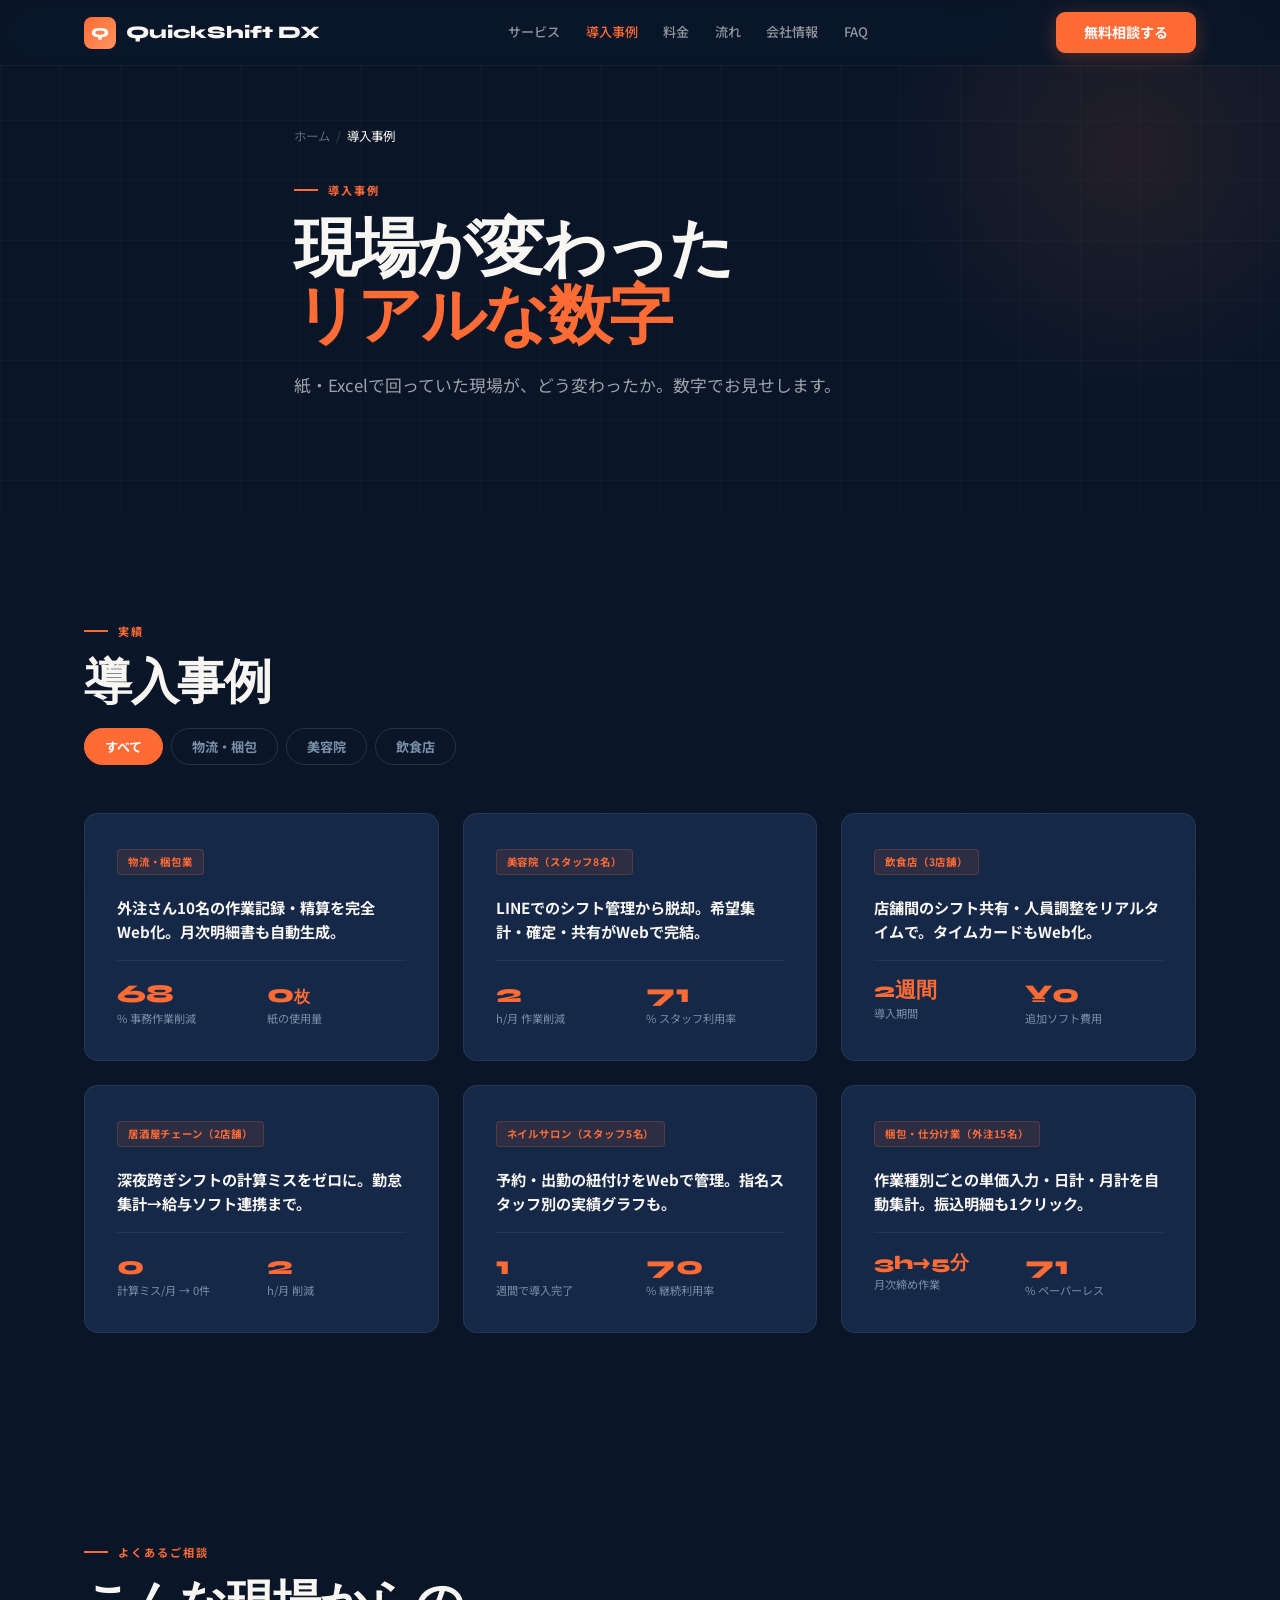
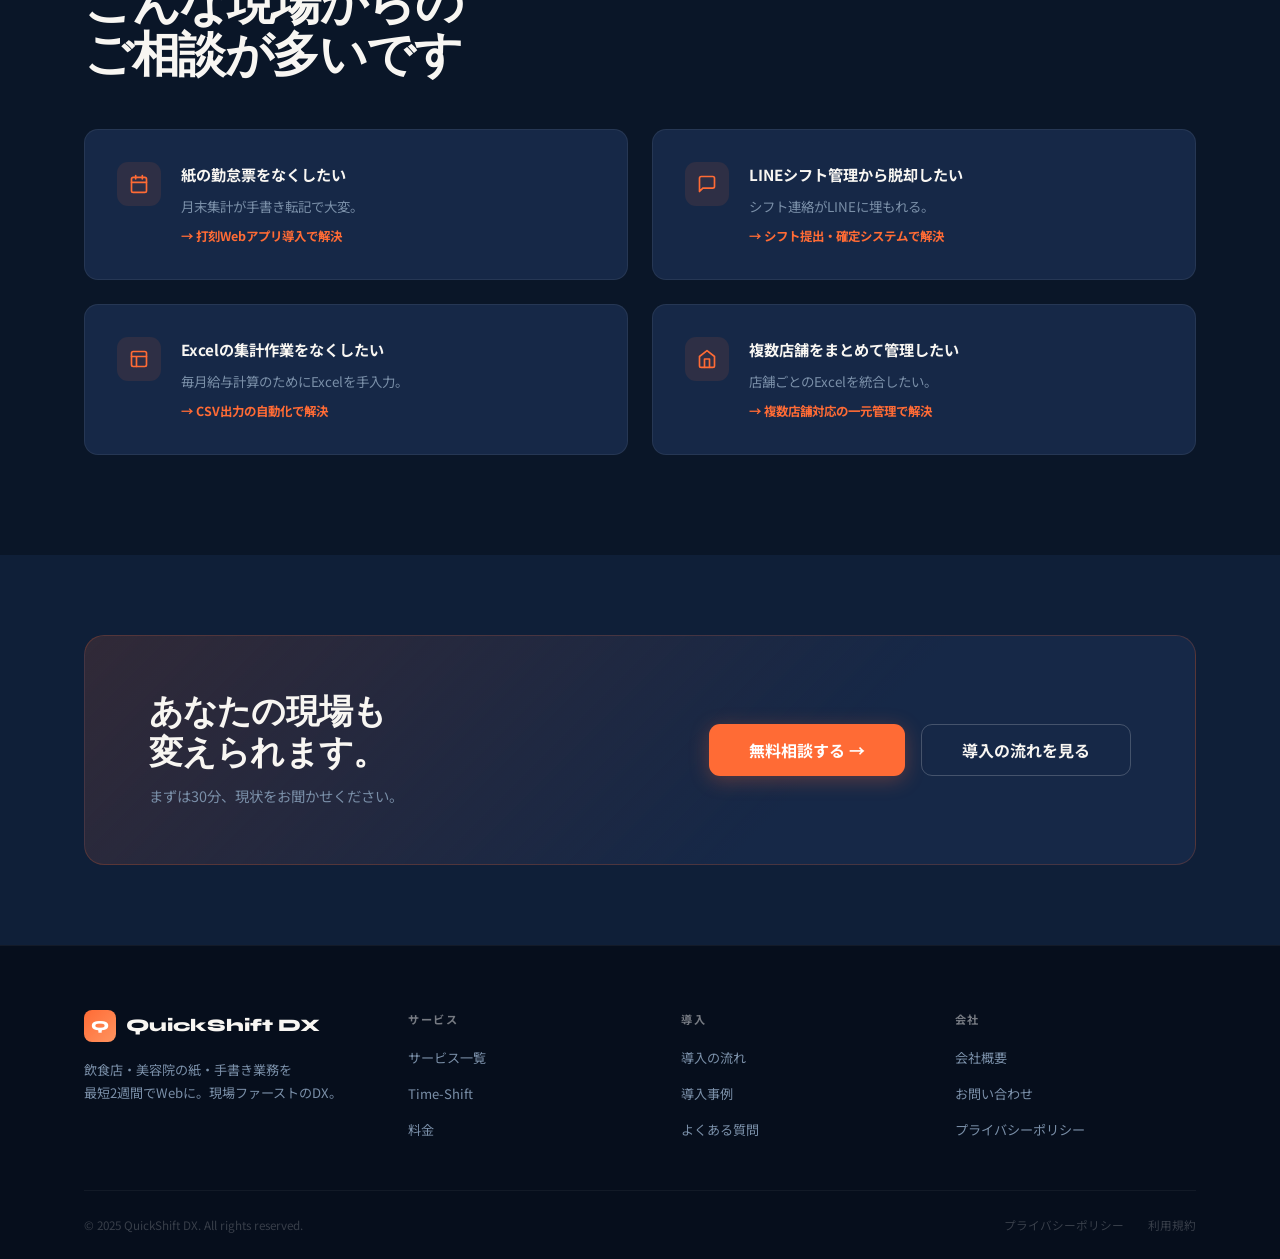
<file: cases.html>
<!DOCTYPE html>
<html lang="ja">
<head>
<meta charset="UTF-8">
<meta name="viewport" content="width=device-width, initial-scale=1.0">
<title>導入事例 | QuickShift DX</title>
<meta name="description" content="現場が変わったリアルな数字。飲食店・美容院・物流など実際の導入実績をご紹介。">
<link rel="preconnect" href="https://fonts.googleapis.com">
<link href="https://fonts.googleapis.com/css2?family=Noto+Sans+JP:wght@400;500;700;900&family=Syne:wght@700;800;900&family=DM+Mono:wght@400;500&display=swap" rel="stylesheet">
<style>
/* =====================================================
   QuickShift DX — Unified Design System 2025
   Theme: Industrial Warm / Tech-Forward (Dark)
   Fonts: Syne (display) · Noto Sans JP (body) · DM Mono (code)
===================================================== */
@import url('https://fonts.googleapis.com/css2?family=Noto+Sans+JP:wght@400;500;700;900&family=Syne:wght@700;800;900&family=DM+Mono:wght@400;500&display=swap');

/* ── CSS VARIABLES ── */
:root {
  --navy:      #0a1628;
  --navy-2:    #0f1f38;
  --navy-3:    #162847;
  --navy-4:    #1e3354;
  --accent:    #ff6b35;
  --accent-2:  #ff9460;
  --gold:      #f5c842;
  --mango:     #ff8c00;
  --white:     #f8f6f2;
  --gray:      #7a8fa8;
  --gray-lt:   #b0c0d4;
  --green:     #22c55e;
  --radius:    14px;
  --radius-sm: 8px;
  --max-w:     1240px;
  --header-h:  66px;
}

/* ── RESET ── */
*, *::before, *::after { box-sizing: border-box; margin: 0; padding: 0; }
html { scroll-behavior: smooth; font-size: 16px; }
body {
  font-family: 'Noto Sans JP', sans-serif;
  background: var(--navy);
  color: var(--white);
  overflow-x: hidden;
  line-height: 1.7;
}
a { text-decoration: none; color: inherit; }
img { max-width: 100%; display: block; }
ul, ol { list-style: none; }
button { font-family: inherit; cursor: pointer; }

/* Noise texture overlay */
body::before {
  content: '';
  position: fixed; inset: 0;
  background-image: url("data:image/svg+xml,%3Csvg viewBox='0 0 200 200' xmlns='http://www.w3.org/2000/svg'%3E%3Cfilter id='n'%3E%3CfeTurbulence type='fractalNoise' baseFrequency='0.75' numOctaves='4' stitchTiles='stitch'/%3E%3C/filter%3E%3Crect width='100%25' height='100%25' filter='url(%23n)' opacity='0.04'/%3E%3C/svg%3E");
  pointer-events: none; z-index: 0; opacity: .3;
}

/* ── LAYOUT ── */
.container {
  max-width: var(--max-w);
  margin: 0 auto;
  padding: 0 5%;
  position: relative;
  z-index: 1;
}
.section { padding: 100px 0; }
.section-sm { padding: 70px 0; }
.bg-navy-2 { background: var(--navy-2); }
.bg-navy-3 { background: var(--navy-3); }

/* ── TYPOGRAPHY ── */
.section-label {
  display: inline-flex; align-items: center; gap: 10px;
  font-size: .7rem; font-weight: 700; letter-spacing: .18em; text-transform: uppercase;
  color: var(--accent); margin-bottom: 1rem;
}
.section-label::before {
  content: ''; width: 24px; height: 2px;
  background: var(--accent); flex-shrink: 0;
}
.section-title {
  font-family: 'Syne', sans-serif;
  font-size: clamp(1.8rem, 4vw, 3rem);
  font-weight: 900; line-height: 1.08;
  letter-spacing: -.03em; color: var(--white);
  margin-bottom: 1.25rem;
}
.section-title em { font-style: normal; color: var(--accent); }
.section-sub {
  font-size: clamp(.9rem, 1.5vw, 1rem);
  color: var(--gray); line-height: 1.9;
  max-width: 560px;
}

/* ── BUTTONS ── */
.btn {
  display: inline-flex; align-items: center; gap: 8px;
  padding: 13px 28px; border-radius: 9px;
  font-weight: 700; font-size: .88rem;
  cursor: pointer; transition: all .2s ease;
  border: none; font-family: 'Noto Sans JP', sans-serif;
  line-height: 1; white-space: nowrap;
}
.btn-primary {
  background: var(--accent); color: #fff;
  box-shadow: 0 4px 20px rgba(255,107,53,.3);
}
.btn-primary:hover {
  background: var(--accent-2);
  transform: translateY(-2px);
  box-shadow: 0 8px 32px rgba(255,107,53,.5);
}
.btn-outline {
  background: transparent;
  border: 1.5px solid rgba(255,255,255,.2);
  color: var(--white);
}
.btn-outline:hover {
  border-color: var(--accent); color: var(--accent);
}
.btn-gold {
  background: var(--gold); color: var(--navy);
  font-weight: 900; box-shadow: 0 4px 20px rgba(245,200,66,.25);
}
.btn-gold:hover {
  background: #ffe06b; transform: translateY(-2px);
  box-shadow: 0 8px 32px rgba(245,200,66,.45);
}
.btn-ghost {
  background: rgba(255,255,255,.06);
  border: 1px solid rgba(255,255,255,.1);
  color: var(--white);
}
.btn-ghost:hover { background: rgba(255,255,255,.1); }
.btn-lg { padding: 17px 40px; font-size: 1rem; border-radius: 11px; }
.btn-sm { padding: 9px 18px; font-size: .8rem; border-radius: 7px; }

/* ── HEADER ── */
.site-header {
  position: fixed; top: 0; left: 0; right: 0;
  z-index: 500; height: var(--header-h);
  background: rgba(10,22,40,.92);
  backdrop-filter: blur(20px) saturate(180%);
  border-bottom: 1px solid rgba(255,255,255,.06);
  transition: border-color .3s;
}
.site-header.scrolled { border-bottom-color: rgba(255,107,53,.15); }
.header-inner {
  max-width: var(--max-w); margin: 0 auto; padding: 0 5%;
  height: 100%; display: flex; align-items: center; justify-content: space-between;
  gap: 1rem;
}
.logo {
  display: flex; align-items: center; gap: 10px;
  font-family: 'Syne', sans-serif;
  font-size: 1.1rem; font-weight: 900; color: var(--white);
  flex-shrink: 0;
}
.logo-mark {
  width: 32px; height: 32px;
  background: linear-gradient(135deg, var(--accent), var(--accent-2));
  border-radius: 8px; display: flex; align-items: center;
  justify-content: center; font-size: .85rem; font-weight: 900; color: #fff;
}
.site-nav { display: flex; align-items: center; gap: .1rem; }
.site-nav a {
  padding: 8px 12px; border-radius: 7px;
  font-size: .82rem; font-weight: 500;
  color: rgba(255,255,255,.55); transition: all .15s;
}
.site-nav a:hover { color: var(--white); background: rgba(255,255,255,.07); }
.site-nav a.active { color: var(--accent); }

/* ── MOBILE NAV ── */
.hamburger-btn {
  display: none; background: none; border: none; color: var(--white);
  flex-direction: column; gap: 5px; padding: 6px;
}
.hamburger-btn span {
  display: block; width: 22px; height: 2px;
  background: currentColor; border-radius: 2px;
  transition: all .25s;
}
.mobile-nav {
  display: none; position: fixed; inset: 0; z-index: 490;
  background: rgba(10,22,40,.98); backdrop-filter: blur(24px);
  padding: calc(var(--header-h) + 20px) 5% 40px;
  flex-direction: column; gap: .35rem;
  overflow-y: auto;
}
.mobile-nav.open { display: flex; }
.mobile-nav a {
  display: block; padding: 14px 0;
  font-size: 1.1rem; font-weight: 700;
  color: rgba(255,255,255,.7);
  border-bottom: 1px solid rgba(255,255,255,.06);
  transition: color .15s;
}
.mobile-nav a:hover { color: var(--accent); }
.mobile-nav .btn { margin-top: 1.5rem; width: 100%; justify-content: center; }
.mobile-nav-close {
  position: fixed; top: 16px; right: 5%;
  background: rgba(255,255,255,.08); border: none;
  color: var(--white); width: 38px; height: 38px;
  border-radius: 50%; display: flex; align-items: center;
  justify-content: center; font-size: 1.2rem; z-index: 491;
  transition: background .15s;
}
.mobile-nav-close:hover { background: rgba(255,255,255,.14); }

/* ── PAGE HERO ── */
.page-hero {
  padding: calc(var(--header-h) + 60px) 0 70px;
  background: var(--navy);
  position: relative; overflow: hidden;
}
.page-hero::before {
  content: '';
  position: absolute; top: -100px; right: -100px;
  width: 500px; height: 500px;
  background: radial-gradient(circle, rgba(255,107,53,.1) 0%, transparent 70%);
  pointer-events: none;
}
.page-hero::after {
  content: '';
  position: absolute; inset: 0;
  background-image:
    linear-gradient(rgba(255,255,255,.02) 1px, transparent 1px),
    linear-gradient(90deg, rgba(255,255,255,.02) 1px, transparent 1px);
  background-size: 60px 60px;
  pointer-events: none;
}
.page-hero .container { position: relative; z-index: 2; max-width: 820px; }
.page-hero h1 {
  font-family: 'Syne', sans-serif;
  font-size: clamp(2.2rem, 5.5vw, 4rem);
  font-weight: 900; line-height: 1.05;
  letter-spacing: -.04em; color: var(--white);
  margin-bottom: 1.25rem;
}
.page-hero h1 em { font-style: normal; color: var(--accent); }
.page-hero .lead {
  font-size: clamp(.9rem, 1.8vw, 1.05rem);
  color: rgba(255,255,255,.6); line-height: 1.9;
  max-width: 560px; margin-bottom: 2.5rem;
}
.page-hero .cta-row { display: flex; gap: 1rem; flex-wrap: wrap; }

/* Breadcrumb */
.breadcrumb {
  display: flex; align-items: center; gap: 6px;
  margin-bottom: 1.5rem; font-size: .78rem;
}
.breadcrumb a { color: rgba(255,255,255,.35); transition: color .15s; }
.breadcrumb a:hover { color: rgba(255,255,255,.7); }
.breadcrumb-sep { color: rgba(255,255,255,.2); }
.breadcrumb-current { color: rgba(255,255,255,.65); }

/* ── CARDS ── */
.card {
  background: var(--navy-3);
  border: 1px solid rgba(255,255,255,.08);
  border-radius: var(--radius);
  padding: 2.25rem;
  transition: all .3s ease;
}
.card:hover {
  border-color: rgba(255,107,53,.25);
  transform: translateY(-4px);
  box-shadow: 0 16px 48px rgba(0,0,0,.3);
}
.card-icon {
  width: 48px; height: 48px; border-radius: 12px;
  background: rgba(255,107,53,.1);
  display: flex; align-items: center; justify-content: center;
  margin-bottom: 1.25rem;
}
.card-icon svg { width: 22px; height: 22px; }
.card h3 {
  font-size: 1rem; font-weight: 700;
  color: var(--white); margin-bottom: .6rem;
}
.card p { font-size: .87rem; color: var(--gray); line-height: 1.85; }

/* ── GRID HELPERS ── */
.grid-2 { display: grid; grid-template-columns: repeat(2, 1fr); gap: 1.5rem; }
.grid-3 { display: grid; grid-template-columns: repeat(3, 1fr); gap: 1.5rem; }
.grid-4 { display: grid; grid-template-columns: repeat(4, 1fr); gap: 1.5rem; }
.grid-auto { display: grid; grid-template-columns: repeat(auto-fit, minmax(280px, 1fr)); gap: 1.5rem; }

/* ── DIVIDER GRID (bordered) ── */
.div-grid {
  display: grid;
  background: rgba(255,255,255,.05);
  border: 1px solid rgba(255,255,255,.06);
  border-radius: 16px; overflow: hidden;
  gap: 1px;
}
.div-grid > * { background: var(--navy-2); }

/* ── TAGS / BADGES ── */
.badge {
  display: inline-flex; align-items: center; gap: 7px;
  padding: 5px 13px; border-radius: 99px;
  font-size: .7rem; font-weight: 700; letter-spacing: .08em;
}
.badge-accent {
  background: rgba(255,107,53,.12);
  border: 1px solid rgba(255,107,53,.3);
  color: var(--accent);
}
.badge-gold {
  background: rgba(245,200,66,.1);
  border: 1px solid rgba(245,200,66,.3);
  color: var(--gold);
}
.badge-mango {
  background: rgba(255,140,0,.12);
  border: 1px solid rgba(255,140,0,.3);
  color: var(--mango);
}
.badge-green {
  background: rgba(34,197,94,.1);
  border: 1px solid rgba(34,197,94,.3);
  color: #4ade80;
}

/* ── CHECK LIST ── */
.check-list { display: flex; flex-direction: column; gap: .6rem; }
.check-list li {
  display: flex; align-items: flex-start; gap: 10px;
  font-size: .87rem; color: rgba(255,255,255,.8); line-height: 1.7;
}
.check-list li::before {
  content: '';
  width: 18px; height: 18px; border-radius: 50%; flex-shrink: 0; margin-top: 1px;
  background: rgba(34,197,94,.15)
    url("data:image/svg+xml,%3Csvg viewBox='0 0 18 18' xmlns='http://www.w3.org/2000/svg'%3E%3Cpath d='M4 9l3.5 3.5L14 5.5' stroke='%2322c55e' stroke-width='2' stroke-linecap='round' stroke-linejoin='round' fill='none'/%3E%3C/svg%3E")
    center / contain;
}
.check-list.accent li::before {
  background: rgba(255,107,53,.12)
    url("data:image/svg+xml,%3Csvg viewBox='0 0 18 18' xmlns='http://www.w3.org/2000/svg'%3E%3Cpath d='M4 9l3.5 3.5L14 5.5' stroke='%23ff6b35' stroke-width='2' stroke-linecap='round' stroke-linejoin='round' fill='none'/%3E%3C/svg%3E")
    center / contain;
}

/* ── PULSE DOT ── */
.pulse-dot {
  width: 7px; height: 7px; background: var(--accent);
  border-radius: 50%; flex-shrink: 0;
  animation: pulse 2s ease-in-out infinite;
}
@keyframes pulse {
  0%,100% { opacity:1; box-shadow: 0 0 0 0 rgba(255,107,53,.5); }
  50%      { opacity:.5; box-shadow: 0 0 0 6px rgba(255,107,53,0); }
}

/* ── REVEAL ANIMATIONS ── */
.reveal {
  opacity: 0; transform: translateY(24px);
  transition: opacity .7s cubic-bezier(.4,0,.2,1), transform .7s cubic-bezier(.4,0,.2,1);
}
.reveal.visible { opacity: 1; transform: none; }
.reveal-delay-1 { transition-delay: .1s; }
.reveal-delay-2 { transition-delay: .2s; }
.reveal-delay-3 { transition-delay: .3s; }
.reveal-delay-4 { transition-delay: .4s; }
.reveal-delay-5 { transition-delay: .5s; }

/* ── CTA BAND ── */
.cta-band {
  padding: 80px 0;
  background: var(--navy-2);
}
.cta-band-inner {
  background: linear-gradient(135deg, rgba(255,107,53,.14) 0%, rgba(22,40,71,1) 65%);
  border: 1px solid rgba(255,107,53,.2);
  border-radius: 20px; padding: 3.5rem 4rem;
  display: flex; justify-content: space-between;
  align-items: center; gap: 2rem; flex-wrap: wrap;
}
.cta-band-title {
  font-family: 'Syne', sans-serif;
  font-size: clamp(1.4rem, 3vw, 2.1rem);
  font-weight: 900; line-height: 1.2;
  letter-spacing: -.025em; color: var(--white);
  margin-bottom: .6rem;
}
.cta-band-sub { font-size: .9rem; color: var(--gray); line-height: 1.75; }
.cta-band-btns { display: flex; gap: 1rem; flex-wrap: wrap; flex-shrink: 0; }

/* ── FOOTER ── */
.site-footer {
  background: #060e1c;
  border-top: 1px solid rgba(255,255,255,.05);
  padding: 4rem 0 0;
}
.footer-inner {
  display: grid;
  grid-template-columns: 260px 1fr;
  gap: 4rem;
  padding-bottom: 3rem;
  border-bottom: 1px solid rgba(255,255,255,.05);
}
.footer-brand .logo { margin-bottom: 1rem; }
.footer-brand p { font-size: .82rem; color: var(--gray); line-height: 1.8; }
.footer-links { display: grid; grid-template-columns: repeat(3, 1fr); gap: 2rem; }
.footer-col h4 {
  font-size: .7rem; font-weight: 700; letter-spacing: .14em;
  text-transform: uppercase; color: rgba(255,255,255,.45);
  margin-bottom: .9rem;
}
.footer-col ul { display: flex; flex-direction: column; gap: .55rem; }
.footer-col ul li a {
  font-size: .82rem; color: var(--gray); transition: color .15s;
}
.footer-col ul li a:hover { color: var(--accent); }
.footer-bottom {
  padding: 1.5rem 0;
  display: flex; justify-content: space-between;
  align-items: center; flex-wrap: wrap; gap: 1rem;
}
.footer-bottom p { font-size: .73rem; color: rgba(255,255,255,.2); }
.footer-bottom-links { display: flex; gap: 1.5rem; }
.footer-bottom-links a {
  font-size: .73rem; color: rgba(255,255,255,.2); transition: color .15s;
}
.footer-bottom-links a:hover { color: var(--gray); }

/* ── MONOSPACE / CODE ── */
.mono { font-family: 'DM Mono', monospace; }

/* ── SCROLLBAR ── */
::-webkit-scrollbar { width: 6px; height: 6px; }
::-webkit-scrollbar-track { background: var(--navy-2); }
::-webkit-scrollbar-thumb { background: var(--navy-4); border-radius: 3px; }

/* ══════════════════════════════════════
   RESPONSIVE
══════════════════════════════════════ */
@media (max-width: 1024px) {
  .grid-4 { grid-template-columns: repeat(2, 1fr); }
  .footer-inner { grid-template-columns: 1fr; gap: 2.5rem; }
  .footer-links { grid-template-columns: repeat(3, 1fr); }
}

@media (max-width: 768px) {
  :root { --header-h: 60px; }
  .site-nav, .nav-cta { display: none; }
  .hamburger-btn { display: flex; }
  .section { padding: 72px 0; }
  .section-sm { padding: 50px 0; }
  .grid-2, .grid-3 { grid-template-columns: 1fr; }
  .cta-band-inner { flex-direction: column; text-align: center; padding: 2.5rem 2rem; }
  .cta-band-btns { justify-content: center; }
  .footer-links { grid-template-columns: repeat(2, 1fr); }
  .page-hero { padding: calc(var(--header-h) + 40px) 0 50px; }
}

@media (max-width: 480px) {
  .grid-4 { grid-template-columns: 1fr; }
  .footer-links { grid-template-columns: 1fr 1fr; gap: 1.5rem; }
  .btn-lg { padding: 15px 28px; font-size: .95rem; }
  .page-hero h1 { font-size: clamp(1.9rem, 8vw, 2.8rem); }
  .section-title { font-size: clamp(1.6rem, 6vw, 2.2rem); }
}


.cases-filter{display:flex;gap:.5rem;flex-wrap:wrap;margin-bottom:3rem}
.case-tab{padding:8px 20px;border-radius:99px;font-size:.82rem;font-weight:700;cursor:pointer;border:1.5px solid rgba(255,255,255,.12);color:var(--gray);background:transparent;transition:all .2s;font-family:'Noto Sans JP',sans-serif}
.case-tab:hover{border-color:rgba(255,255,255,.3);color:var(--white)}.case-tab.active{background:var(--accent);border-color:var(--accent);color:#fff}
.cases-grid{display:grid;grid-template-columns:repeat(3,1fr);gap:1.5rem}
.case-card{background:var(--navy-3);border:1px solid rgba(255,255,255,.07);border-radius:var(--radius);padding:2rem;transition:all .3s}
.case-card:hover{border-color:rgba(255,107,53,.25);transform:translateY(-4px);box-shadow:0 16px 40px rgba(0,0,0,.3)}
.case-tag{display:inline-block;font-size:.65rem;font-weight:700;letter-spacing:.08em;text-transform:uppercase;background:rgba(255,107,53,.1);color:var(--accent);border:1px solid rgba(255,107,53,.2);padding:3px 10px;border-radius:4px;margin-bottom:1.25rem}
.case-card h3{font-size:.95rem;font-weight:700;color:var(--white);margin-bottom:1rem;line-height:1.6}
.case-metrics{display:grid;grid-template-columns:1fr 1fr;gap:.75rem;padding-top:1.25rem;border-top:1px solid rgba(255,255,255,.06)}
.case-metric-val{font-family:'Syne',sans-serif;font-size:1.6rem;font-weight:900;color:var(--accent);line-height:1}
.case-metric-label{font-size:.7rem;color:var(--gray);margin-top:3px}
.pattern-grid{display:grid;grid-template-columns:repeat(2,1fr);gap:1.5rem;margin-top:3rem}
.pattern-card{background:var(--navy-3);border:1px solid rgba(255,255,255,.07);border-radius:var(--radius);padding:2rem;display:flex;gap:1.25rem;align-items:flex-start}
.pattern-icon{width:44px;height:44px;border-radius:11px;background:rgba(255,107,53,.1);display:flex;align-items:center;justify-content:center;flex-shrink:0}
.pattern-icon svg{width:20px;height:20px;stroke:var(--accent)}
.pattern-text h3{font-size:.95rem;font-weight:700;color:var(--white);margin-bottom:.4rem}
.pattern-text p{font-size:.84rem;color:var(--gray);line-height:1.75}
.pattern-arrow{font-size:.78rem;color:var(--accent);font-weight:700;margin-top:.5rem}
@media(max-width:900px){.cases-grid{grid-template-columns:repeat(2,1fr)}}
@media(max-width:600px){.cases-grid,.pattern-grid{grid-template-columns:1fr}}

</style>
</head>
<body>
<header class="site-header" id="site-header">
  <div class="header-inner">
    <a href="index.html" class="logo"><div class="logo-mark">Q</div>QuickShift DX</a>
    <nav class="site-nav">
      <a href="services.html">サービス</a>
      <a href="cases.html" class="active">導入事例</a>
      <a href="pricing.html">料金</a>
      <a href="process.html">流れ</a>
      <a href="company.html">会社情報</a>
      <a href="faq.html">FAQ</a>
    </nav>
    <a href="contact.html" class="btn btn-primary nav-cta">無料相談する</a>
    <button class="hamburger-btn" onclick="openNav()"><span></span><span></span><span></span></button>
  </div>
</header>
<nav class="mobile-nav" id="mobile-nav">
  <button class="mobile-nav-close" onclick="closeNav()"><svg width="16" height="16" viewBox="0 0 24 24" fill="none" stroke="currentColor" stroke-width="2.5" stroke-linecap="round"><line x1="18" y1="6" x2="6" y2="18"/><line x1="6" y1="6" x2="18" y2="18"/></svg></button>
  <a href="index.html">ホーム</a>
  <a href="services.html">サービス</a>
  <a href="cases.html">導入事例</a>
  <a href="pricing.html">料金</a>
  <a href="process.html">流れ</a>
  <a href="company.html">会社情報</a>
  <a href="faq.html">FAQ</a>
  <a href="contact.html" class="btn btn-primary">無料相談する</a>
</nav>

<section class="page-hero">
  <div class="container">
    <nav class="breadcrumb"><a href="index.html">ホーム</a><span class="breadcrumb-sep">/</span><span class="breadcrumb-cur">導入事例</span></nav>
    <div class="section-label reveal">導入事例</div>
    <h1 class="reveal reveal-delay-1">現場が変わった<br><em>リアルな数字</em></h1>
    <p class="lead reveal reveal-delay-2">紙・Excelで回っていた現場が、どう変わったか。数字でお見せします。</p>
  </div>
</section>

<section class="section bg2">
  <div class="container">
    <div class="section-label reveal">実績</div>
    <h2 class="section-title reveal reveal-delay-1">導入事例</h2>
    <div class="cases-filter reveal reveal-delay-2">
      <button class="case-tab active" onclick="filterCases('all',this)">すべて</button>
      <button class="case-tab" onclick="filterCases('butsuryu',this)">物流・梱包</button>
      <button class="case-tab" onclick="filterCases('biyoin',this)">美容院</button>
      <button class="case-tab" onclick="filterCases('inshoku',this)">飲食店</button>
    </div>
    <div class="cases-grid" id="cases-grid">
      <div class="case-card reveal reveal-delay-1" data-cat="butsuryu">
        <div class="case-tag">物流・梱包業</div>
        <h3>外注さん10名の作業記録・精算を完全Web化。月次明細書も自動生成。</h3>
        <div class="case-metrics">
          <div><div class="case-metric-val" data-counter="95">0</div><div class="case-metric-label">% 事務作業削減</div></div>
          <div><div class="case-metric-val">0<span style="font-size:1rem">枚</span></div><div class="case-metric-label">紙の使用量</div></div>
        </div>
      </div>
      <div class="case-card reveal reveal-delay-2" data-cat="biyoin">
        <div class="case-tag">美容院（スタッフ8名）</div>
        <h3>LINEでのシフト管理から脱却。希望集計・確定・共有がWebで完結。</h3>
        <div class="case-metrics">
          <div><div class="case-metric-val" data-counter="3">0</div><div class="case-metric-label">h/月 作業削減</div></div>
          <div><div class="case-metric-val" data-counter="100">0</div><div class="case-metric-label">% スタッフ利用率</div></div>
        </div>
      </div>
      <div class="case-card reveal reveal-delay-3" data-cat="inshoku">
        <div class="case-tag">飲食店（3店舗）</div>
        <h3>店舗間のシフト共有・人員調整をリアルタイムで。タイムカードもWeb化。</h3>
        <div class="case-metrics">
          <div><div class="case-metric-val" style="font-size:1.3rem">2週間</div><div class="case-metric-label">導入期間</div></div>
          <div><div class="case-metric-val">¥0</div><div class="case-metric-label">追加ソフト費用</div></div>
        </div>
      </div>
      <div class="case-card reveal reveal-delay-1" data-cat="inshoku">
        <div class="case-tag">居酒屋チェーン（2店舗）</div>
        <h3>深夜跨ぎシフトの計算ミスをゼロに。勤怠集計→給与ソフト連携まで。</h3>
        <div class="case-metrics">
          <div><div class="case-metric-val" data-counter="0">5</div><div class="case-metric-label">計算ミス/月 → 0件</div></div>
          <div><div class="case-metric-val" data-counter="4">0</div><div class="case-metric-label">h/月 削減</div></div>
        </div>
      </div>
      <div class="case-card reveal reveal-delay-2" data-cat="biyoin">
        <div class="case-tag">ネイルサロン（スタッフ5名）</div>
        <h3>予約・出勤の紐付けをWebで管理。指名スタッフ別の実績グラフも。</h3>
        <div class="case-metrics">
          <div><div class="case-metric-val" data-counter="2">0</div><div class="case-metric-label">週間で導入完了</div></div>
          <div><div class="case-metric-val" data-counter="98">0</div><div class="case-metric-label">% 継続利用率</div></div>
        </div>
      </div>
      <div class="case-card reveal reveal-delay-3" data-cat="butsuryu">
        <div class="case-tag">梱包・仕分け業（外注15名）</div>
        <h3>作業種別ごとの単価入力・日計・月計を自動集計。振込明細も1クリック。</h3>
        <div class="case-metrics">
          <div><div class="case-metric-val" style="font-size:1.2rem">3h→5分</div><div class="case-metric-label">月次締め作業</div></div>
          <div><div class="case-metric-val" data-counter="100">0</div><div class="case-metric-label">% ペーパーレス</div></div>
        </div>
      </div>
    </div>
  </div>
</section>

<section class="section">
  <div class="container">
    <div class="section-label reveal">よくあるご相談</div>
    <h2 class="section-title reveal reveal-delay-1">こんな現場からの<br>ご相談が多いです</h2>
    <div class="pattern-grid">
      <div class="pattern-card reveal reveal-delay-1">
        <div class="pattern-icon">
          <svg viewBox="0 0 24 24" fill="none" stroke-width="2" stroke-linecap="round" stroke-linejoin="round"><rect x="3" y="4" width="18" height="18" rx="2"/><line x1="16" y1="2" x2="16" y2="6"/><line x1="8" y1="2" x2="8" y2="6"/><line x1="3" y1="10" x2="21" y2="10"/></svg>
        </div>
        <div class="pattern-text">
          <h3>紙の勤怠票をなくしたい</h3>
          <p>月末集計が手書き転記で大変。</p>
          <div class="pattern-arrow">→ 打刻Webアプリ導入で解決</div>
        </div>
      </div>
      <div class="pattern-card reveal reveal-delay-2">
        <div class="pattern-icon">
          <svg viewBox="0 0 24 24" fill="none" stroke-width="2" stroke-linecap="round" stroke-linejoin="round"><path d="M21 15a2 2 0 0 1-2 2H7l-4 4V5a2 2 0 0 1 2-2h14a2 2 0 0 1 2 2z"/></svg>
        </div>
        <div class="pattern-text">
          <h3>LINEシフト管理から脱却したい</h3>
          <p>シフト連絡がLINEに埋もれる。</p>
          <div class="pattern-arrow">→ シフト提出・確定システムで解決</div>
        </div>
      </div>
      <div class="pattern-card reveal reveal-delay-3">
        <div class="pattern-icon">
          <svg viewBox="0 0 24 24" fill="none" stroke-width="2" stroke-linecap="round" stroke-linejoin="round"><rect x="3" y="3" width="18" height="18" rx="2"/><path d="M3 9h18M9 21V9"/></svg>
        </div>
        <div class="pattern-text">
          <h3>Excelの集計作業をなくしたい</h3>
          <p>毎月給与計算のためにExcelを手入力。</p>
          <div class="pattern-arrow">→ CSV出力の自動化で解決</div>
        </div>
      </div>
      <div class="pattern-card reveal reveal-delay-4">
        <div class="pattern-icon">
          <svg viewBox="0 0 24 24" fill="none" stroke-width="2" stroke-linecap="round" stroke-linejoin="round"><path d="M3 9l9-7 9 7v11a2 2 0 0 1-2 2H5a2 2 0 0 1-2-2z"/><polyline points="9 22 9 12 15 12 15 22"/></svg>
        </div>
        <div class="pattern-text">
          <h3>複数店舗をまとめて管理したい</h3>
          <p>店舗ごとのExcelを統合したい。</p>
          <div class="pattern-arrow">→ 複数店舗対応の一元管理で解決</div>
        </div>
      </div>
    </div>
  </div>
</section>

<div class="cta-band">
  <div class="container">
    <div class="cta-band-inner reveal">
      <div>
        <div class="cta-band-title">あなたの現場も<br>変えられます。</div>
        <p class="cta-band-sub">まずは30分、現状をお聞かせください。</p>
      </div>
      <div class="cta-band-btns">
        <a href="contact.html" class="btn btn-primary btn-lg">無料相談する →</a>
        <a href="process.html" class="btn btn-outline btn-lg">導入の流れを見る</a>
      </div>
    </div>
  </div>
</div>
<script>
function filterCases(cat,btn){
  document.querySelectorAll('.case-tab').forEach(t=>t.classList.remove('active'));
  btn.classList.add('active');
  document.querySelectorAll('.case-card').forEach(card=>{
    card.style.display=(cat==='all'||card.dataset.cat===cat)?'':'none';
  });
}
</script>

<footer class="site-footer">
  <div class="container">
    <div class="footer-inner">
      <div class="footer-brand">
        <a href="index.html" class="logo"><div class="logo-mark">Q</div>QuickShift DX</a>
        <p>飲食店・美容院の紙・手書き業務を<br>最短2週間でWebに。現場ファーストのDX。</p>
      </div>
      <div class="footer-links">
        <div class="footer-col"><h4>サービス</h4><ul>
          <li><a href="services.html">サービス一覧</a></li>
          <li><a href="product/time-shift.html">Time-Shift</a></li>
          <li><a href="pricing.html">料金</a></li>
        </ul></div>
        <div class="footer-col"><h4>導入</h4><ul>
          <li><a href="process.html">導入の流れ</a></li>
          <li><a href="cases.html">導入事例</a></li>
          <li><a href="faq.html">よくある質問</a></li>
        </ul></div>
        <div class="footer-col"><h4>会社</h4><ul>
          <li><a href="company.html">会社概要</a></li>
          <li><a href="contact.html">お問い合わせ</a></li>
          <li><a href="privacy.html">プライバシーポリシー</a></li>
        </ul></div>
      </div>
    </div>
    <div class="footer-bottom">
      <p>© 2025 QuickShift DX. All rights reserved.</p>
      <div class="footer-bottom-links">
        <a href="privacy.html">プライバシーポリシー</a>
        <a href="terms.html">利用規約</a>
      </div>
    </div>
  </div>
</footer>
<script>
const hdr=document.getElementById("site-header");
window.addEventListener("scroll",()=>hdr.classList.toggle("scrolled",window.scrollY>40),{passive:true});
function openNav(){document.getElementById("mobile-nav").classList.add("open");document.body.style.overflow="hidden"}
function closeNav(){document.getElementById("mobile-nav").classList.remove("open");document.body.style.overflow=""}
const ro=new IntersectionObserver(entries=>entries.forEach(e=>{if(e.isIntersecting)e.target.classList.add("visible")}),{threshold:.08,rootMargin:"0px 0px -30px 0px"});
document.querySelectorAll(".reveal").forEach(el=>ro.observe(el));
document.querySelectorAll("[data-counter]").forEach(el=>{
  const obs=new IntersectionObserver(([e])=>{if(!e.isIntersecting)return;obs.disconnect();
  const t=parseFloat(el.dataset.counter),d=el.dataset.counter.includes(".")?1:0;
  let c=0;const s=t/60;const tm=setInterval(()=>{c=Math.min(c+s,t);el.textContent=d?c.toFixed(1):Math.floor(c);if(c>=t)clearInterval(tm)},16)},{threshold:.5});obs.observe(el)});
document.querySelectorAll(".faq-trigger").forEach(btn=>{btn.addEventListener("click",()=>{
  const item=btn.closest(".faq-item"),isOpen=item.classList.contains("open");
  document.querySelectorAll(".faq-item.open").forEach(i=>i.classList.remove("open"));
  if(!isOpen)item.classList.add("open")})});
</script>
</body>
</html>
</file>
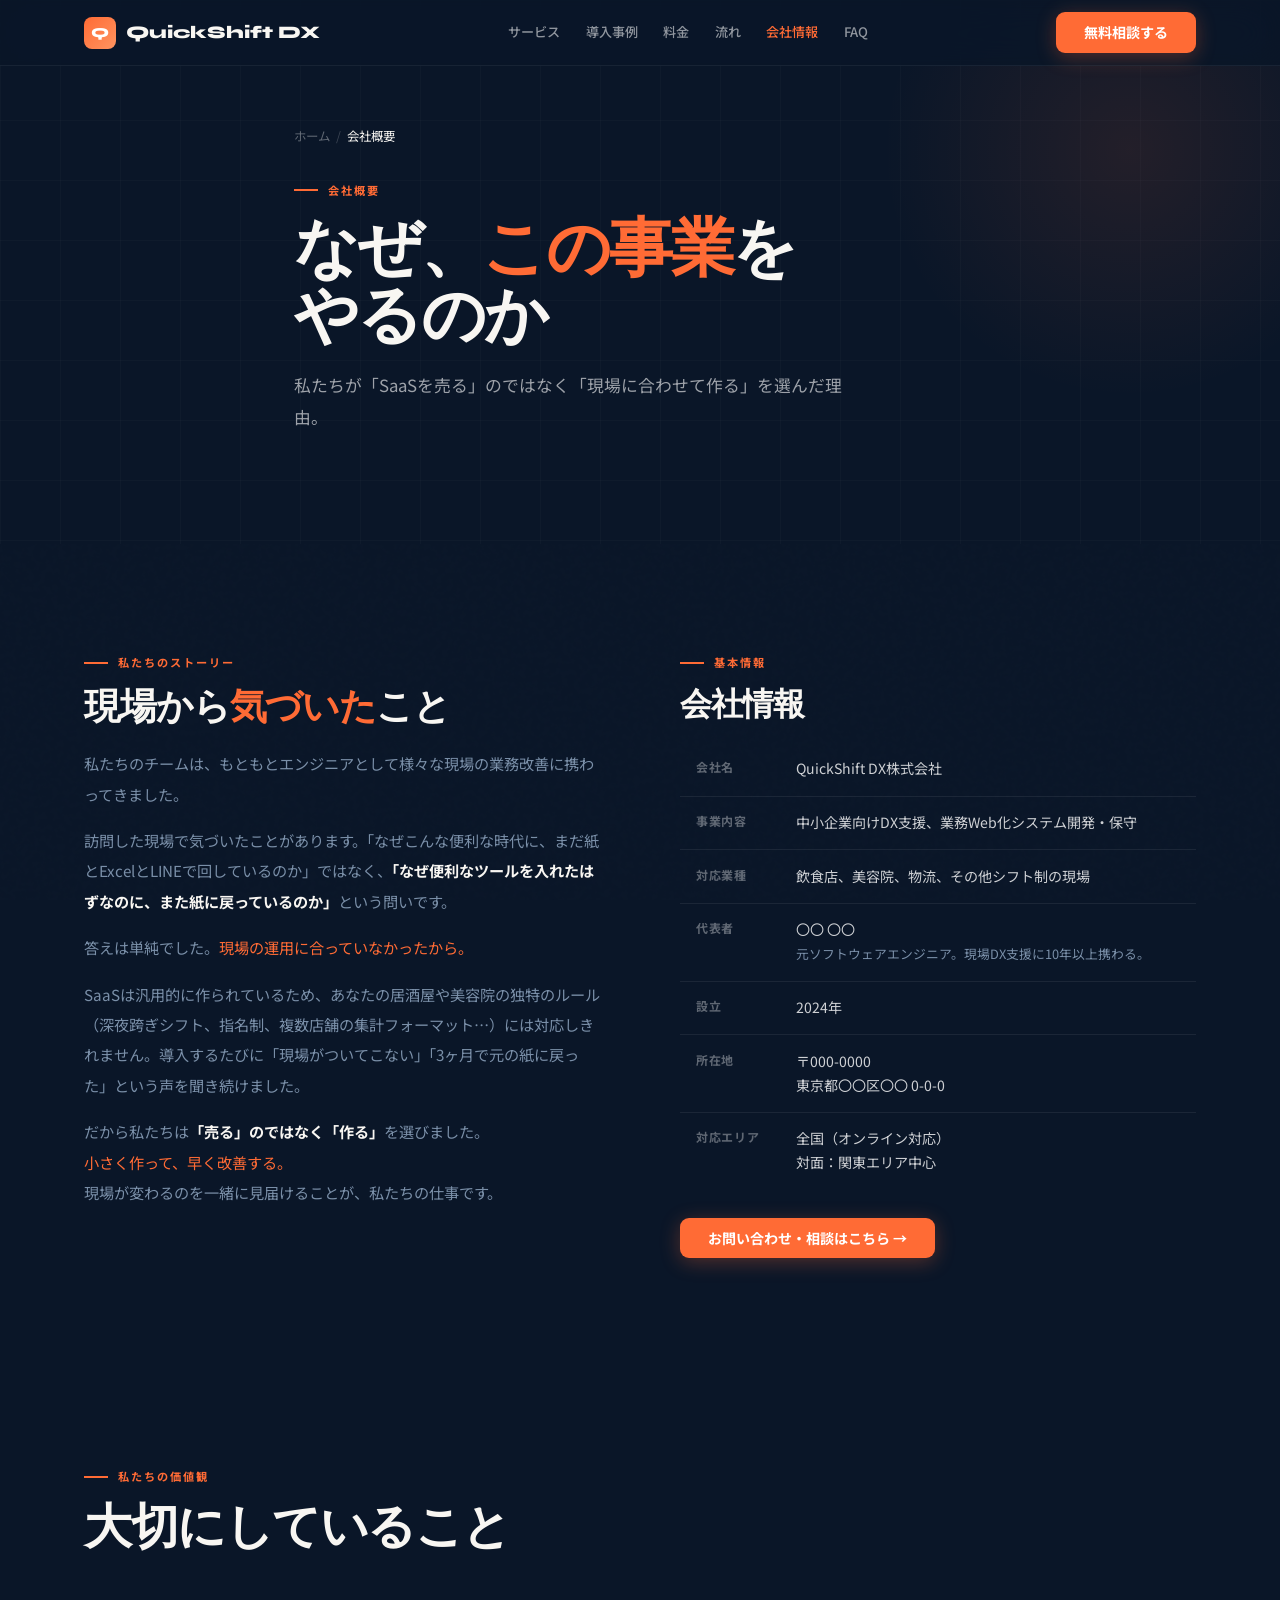
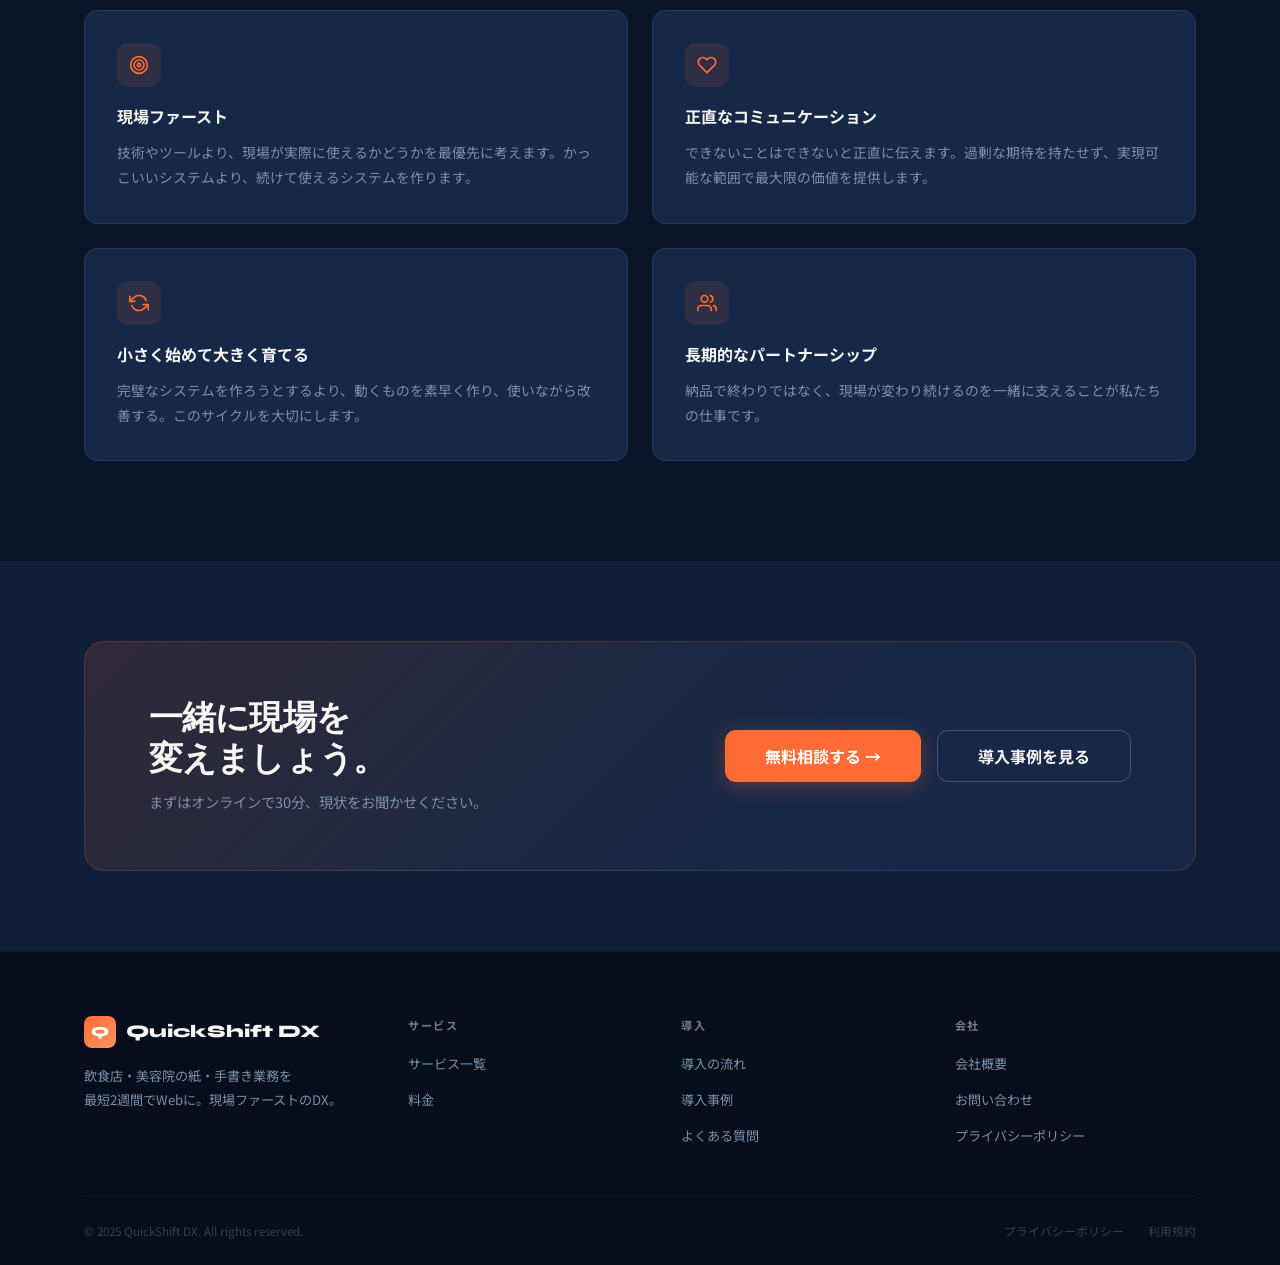
<file: company.html>
<!DOCTYPE html>
<html lang="ja">
<head>
<meta charset="UTF-8"><meta name="viewport" content="width=device-width, initial-scale=1.0">
<title>会社概要 | QuickShift DX</title>
<meta name="description" content="QuickShift DXの会社情報・ストーリー・価値観。現場ファーストのDX支援を行う理由。">
<link rel="preconnect" href="https://fonts.googleapis.com">
<link href="https://fonts.googleapis.com/css2?family=Noto+Sans+JP:wght@400;500;700;900&family=Syne:wght@700;800;900&family=DM+Mono:wght@400;500&display=swap" rel="stylesheet">
<style>
/* =====================================================
   QuickShift DX — Unified Design System 2025
   Theme: Industrial Warm / Tech-Forward (Dark)
   Fonts: Syne (display) · Noto Sans JP (body) · DM Mono (code)
===================================================== */
@import url('https://fonts.googleapis.com/css2?family=Noto+Sans+JP:wght@400;500;700;900&family=Syne:wght@700;800;900&family=DM+Mono:wght@400;500&display=swap');

/* ── CSS VARIABLES ── */
:root {
  --navy:      #0a1628;
  --navy-2:    #0f1f38;
  --navy-3:    #162847;
  --navy-4:    #1e3354;
  --accent:    #ff6b35;
  --accent-2:  #ff9460;
  --gold:      #f5c842;
  --mango:     #ff8c00;
  --white:     #f8f6f2;
  --gray:      #7a8fa8;
  --gray-lt:   #b0c0d4;
  --green:     #22c55e;
  --radius:    14px;
  --radius-sm: 8px;
  --max-w:     1240px;
  --header-h:  66px;
}

/* ── RESET ── */
*, *::before, *::after { box-sizing: border-box; margin: 0; padding: 0; }
html { scroll-behavior: smooth; font-size: 16px; }
body {
  font-family: 'Noto Sans JP', sans-serif;
  background: var(--navy);
  color: var(--white);
  overflow-x: hidden;
  line-height: 1.7;
}
a { text-decoration: none; color: inherit; }
img { max-width: 100%; display: block; }
ul, ol { list-style: none; }
button { font-family: inherit; cursor: pointer; }

/* Noise texture overlay */
body::before {
  content: '';
  position: fixed; inset: 0;
  background-image: url("data:image/svg+xml,%3Csvg viewBox='0 0 200 200' xmlns='http://www.w3.org/2000/svg'%3E%3Cfilter id='n'%3E%3CfeTurbulence type='fractalNoise' baseFrequency='0.75' numOctaves='4' stitchTiles='stitch'/%3E%3C/filter%3E%3Crect width='100%25' height='100%25' filter='url(%23n)' opacity='0.04'/%3E%3C/svg%3E");
  pointer-events: none; z-index: 0; opacity: .3;
}

/* ── LAYOUT ── */
.container {
  max-width: var(--max-w);
  margin: 0 auto;
  padding: 0 5%;
  position: relative;
  z-index: 1;
}
.section { padding: 100px 0; }
.section-sm { padding: 70px 0; }
.bg-navy-2 { background: var(--navy-2); }
.bg-navy-3 { background: var(--navy-3); }

/* ── TYPOGRAPHY ── */
.section-label {
  display: inline-flex; align-items: center; gap: 10px;
  font-size: .7rem; font-weight: 700; letter-spacing: .18em; text-transform: uppercase;
  color: var(--accent); margin-bottom: 1rem;
}
.section-label::before {
  content: ''; width: 24px; height: 2px;
  background: var(--accent); flex-shrink: 0;
}
.section-title {
  font-family: 'Syne', sans-serif;
  font-size: clamp(1.8rem, 4vw, 3rem);
  font-weight: 900; line-height: 1.08;
  letter-spacing: -.03em; color: var(--white);
  margin-bottom: 1.25rem;
}
.section-title em { font-style: normal; color: var(--accent); }
.section-sub {
  font-size: clamp(.9rem, 1.5vw, 1rem);
  color: var(--gray); line-height: 1.9;
  max-width: 560px;
}

/* ── BUTTONS ── */
.btn {
  display: inline-flex; align-items: center; gap: 8px;
  padding: 13px 28px; border-radius: 9px;
  font-weight: 700; font-size: .88rem;
  cursor: pointer; transition: all .2s ease;
  border: none; font-family: 'Noto Sans JP', sans-serif;
  line-height: 1; white-space: nowrap;
}
.btn-primary {
  background: var(--accent); color: #fff;
  box-shadow: 0 4px 20px rgba(255,107,53,.3);
}
.btn-primary:hover {
  background: var(--accent-2);
  transform: translateY(-2px);
  box-shadow: 0 8px 32px rgba(255,107,53,.5);
}
.btn-outline {
  background: transparent;
  border: 1.5px solid rgba(255,255,255,.2);
  color: var(--white);
}
.btn-outline:hover {
  border-color: var(--accent); color: var(--accent);
}
.btn-gold {
  background: var(--gold); color: var(--navy);
  font-weight: 900; box-shadow: 0 4px 20px rgba(245,200,66,.25);
}
.btn-gold:hover {
  background: #ffe06b; transform: translateY(-2px);
  box-shadow: 0 8px 32px rgba(245,200,66,.45);
}
.btn-ghost {
  background: rgba(255,255,255,.06);
  border: 1px solid rgba(255,255,255,.1);
  color: var(--white);
}
.btn-ghost:hover { background: rgba(255,255,255,.1); }
.btn-lg { padding: 17px 40px; font-size: 1rem; border-radius: 11px; }
.btn-sm { padding: 9px 18px; font-size: .8rem; border-radius: 7px; }

/* ── HEADER ── */
.site-header {
  position: fixed; top: 0; left: 0; right: 0;
  z-index: 500; height: var(--header-h);
  background: rgba(10,22,40,.92);
  backdrop-filter: blur(20px) saturate(180%);
  border-bottom: 1px solid rgba(255,255,255,.06);
  transition: border-color .3s;
}
.site-header.scrolled { border-bottom-color: rgba(255,107,53,.15); }
.header-inner {
  max-width: var(--max-w); margin: 0 auto; padding: 0 5%;
  height: 100%; display: flex; align-items: center; justify-content: space-between;
  gap: 1rem;
}
.logo {
  display: flex; align-items: center; gap: 10px;
  font-family: 'Syne', sans-serif;
  font-size: 1.1rem; font-weight: 900; color: var(--white);
  flex-shrink: 0;
}
.logo-mark {
  width: 32px; height: 32px;
  background: linear-gradient(135deg, var(--accent), var(--accent-2));
  border-radius: 8px; display: flex; align-items: center;
  justify-content: center; font-size: .85rem; font-weight: 900; color: #fff;
}
.site-nav { display: flex; align-items: center; gap: .1rem; }
.site-nav a {
  padding: 8px 12px; border-radius: 7px;
  font-size: .82rem; font-weight: 500;
  color: rgba(255,255,255,.55); transition: all .15s;
}
.site-nav a:hover { color: var(--white); background: rgba(255,255,255,.07); }
.site-nav a.active { color: var(--accent); }

/* ── MOBILE NAV ── */
.hamburger-btn {
  display: none; background: none; border: none; color: var(--white);
  flex-direction: column; gap: 5px; padding: 6px;
}
.hamburger-btn span {
  display: block; width: 22px; height: 2px;
  background: currentColor; border-radius: 2px;
  transition: all .25s;
}
.mobile-nav {
  display: none; position: fixed; inset: 0; z-index: 490;
  background: rgba(10,22,40,.98); backdrop-filter: blur(24px);
  padding: calc(var(--header-h) + 20px) 5% 40px;
  flex-direction: column; gap: .35rem;
  overflow-y: auto;
}
.mobile-nav.open { display: flex; }
.mobile-nav a {
  display: block; padding: 14px 0;
  font-size: 1.1rem; font-weight: 700;
  color: rgba(255,255,255,.7);
  border-bottom: 1px solid rgba(255,255,255,.06);
  transition: color .15s;
}
.mobile-nav a:hover { color: var(--accent); }
.mobile-nav .btn { margin-top: 1.5rem; width: 100%; justify-content: center; }
.mobile-nav-close {
  position: fixed; top: 16px; right: 5%;
  background: rgba(255,255,255,.08); border: none;
  color: var(--white); width: 38px; height: 38px;
  border-radius: 50%; display: flex; align-items: center;
  justify-content: center; font-size: 1.2rem; z-index: 491;
  transition: background .15s;
}
.mobile-nav-close:hover { background: rgba(255,255,255,.14); }

/* ── PAGE HERO ── */
.page-hero {
  padding: calc(var(--header-h) + 60px) 0 70px;
  background: var(--navy);
  position: relative; overflow: hidden;
}
.page-hero::before {
  content: '';
  position: absolute; top: -100px; right: -100px;
  width: 500px; height: 500px;
  background: radial-gradient(circle, rgba(255,107,53,.1) 0%, transparent 70%);
  pointer-events: none;
}
.page-hero::after {
  content: '';
  position: absolute; inset: 0;
  background-image:
    linear-gradient(rgba(255,255,255,.02) 1px, transparent 1px),
    linear-gradient(90deg, rgba(255,255,255,.02) 1px, transparent 1px);
  background-size: 60px 60px;
  pointer-events: none;
}
.page-hero .container { position: relative; z-index: 2; max-width: 820px; }
.page-hero h1 {
  font-family: 'Syne', sans-serif;
  font-size: clamp(2.2rem, 5.5vw, 4rem);
  font-weight: 900; line-height: 1.05;
  letter-spacing: -.04em; color: var(--white);
  margin-bottom: 1.25rem;
}
.page-hero h1 em { font-style: normal; color: var(--accent); }
.page-hero .lead {
  font-size: clamp(.9rem, 1.8vw, 1.05rem);
  color: rgba(255,255,255,.6); line-height: 1.9;
  max-width: 560px; margin-bottom: 2.5rem;
}
.page-hero .cta-row { display: flex; gap: 1rem; flex-wrap: wrap; }

/* Breadcrumb */
.breadcrumb {
  display: flex; align-items: center; gap: 6px;
  margin-bottom: 1.5rem; font-size: .78rem;
}
.breadcrumb a { color: rgba(255,255,255,.35); transition: color .15s; }
.breadcrumb a:hover { color: rgba(255,255,255,.7); }
.breadcrumb-sep { color: rgba(255,255,255,.2); }
.breadcrumb-current { color: rgba(255,255,255,.65); }

/* ── CARDS ── */
.card {
  background: var(--navy-3);
  border: 1px solid rgba(255,255,255,.08);
  border-radius: var(--radius);
  padding: 2.25rem;
  transition: all .3s ease;
}
.card:hover {
  border-color: rgba(255,107,53,.25);
  transform: translateY(-4px);
  box-shadow: 0 16px 48px rgba(0,0,0,.3);
}
.card-icon {
  width: 48px; height: 48px; border-radius: 12px;
  background: rgba(255,107,53,.1);
  display: flex; align-items: center; justify-content: center;
  margin-bottom: 1.25rem;
}
.card-icon svg { width: 22px; height: 22px; }
.card h3 {
  font-size: 1rem; font-weight: 700;
  color: var(--white); margin-bottom: .6rem;
}
.card p { font-size: .87rem; color: var(--gray); line-height: 1.85; }

/* ── GRID HELPERS ── */
.grid-2 { display: grid; grid-template-columns: repeat(2, 1fr); gap: 1.5rem; }
.grid-3 { display: grid; grid-template-columns: repeat(3, 1fr); gap: 1.5rem; }
.grid-4 { display: grid; grid-template-columns: repeat(4, 1fr); gap: 1.5rem; }
.grid-auto { display: grid; grid-template-columns: repeat(auto-fit, minmax(280px, 1fr)); gap: 1.5rem; }

/* ── DIVIDER GRID (bordered) ── */
.div-grid {
  display: grid;
  background: rgba(255,255,255,.05);
  border: 1px solid rgba(255,255,255,.06);
  border-radius: 16px; overflow: hidden;
  gap: 1px;
}
.div-grid > * { background: var(--navy-2); }

/* ── TAGS / BADGES ── */
.badge {
  display: inline-flex; align-items: center; gap: 7px;
  padding: 5px 13px; border-radius: 99px;
  font-size: .7rem; font-weight: 700; letter-spacing: .08em;
}
.badge-accent {
  background: rgba(255,107,53,.12);
  border: 1px solid rgba(255,107,53,.3);
  color: var(--accent);
}
.badge-gold {
  background: rgba(245,200,66,.1);
  border: 1px solid rgba(245,200,66,.3);
  color: var(--gold);
}
.badge-mango {
  background: rgba(255,140,0,.12);
  border: 1px solid rgba(255,140,0,.3);
  color: var(--mango);
}
.badge-green {
  background: rgba(34,197,94,.1);
  border: 1px solid rgba(34,197,94,.3);
  color: #4ade80;
}

/* ── CHECK LIST ── */
.check-list { display: flex; flex-direction: column; gap: .6rem; }
.check-list li {
  display: flex; align-items: flex-start; gap: 10px;
  font-size: .87rem; color: rgba(255,255,255,.8); line-height: 1.7;
}
.check-list li::before {
  content: '';
  width: 18px; height: 18px; border-radius: 50%; flex-shrink: 0; margin-top: 1px;
  background: rgba(34,197,94,.15)
    url("data:image/svg+xml,%3Csvg viewBox='0 0 18 18' xmlns='http://www.w3.org/2000/svg'%3E%3Cpath d='M4 9l3.5 3.5L14 5.5' stroke='%2322c55e' stroke-width='2' stroke-linecap='round' stroke-linejoin='round' fill='none'/%3E%3C/svg%3E")
    center / contain;
}
.check-list.accent li::before {
  background: rgba(255,107,53,.12)
    url("data:image/svg+xml,%3Csvg viewBox='0 0 18 18' xmlns='http://www.w3.org/2000/svg'%3E%3Cpath d='M4 9l3.5 3.5L14 5.5' stroke='%23ff6b35' stroke-width='2' stroke-linecap='round' stroke-linejoin='round' fill='none'/%3E%3C/svg%3E")
    center / contain;
}

/* ── PULSE DOT ── */
.pulse-dot {
  width: 7px; height: 7px; background: var(--accent);
  border-radius: 50%; flex-shrink: 0;
  animation: pulse 2s ease-in-out infinite;
}
@keyframes pulse {
  0%,100% { opacity:1; box-shadow: 0 0 0 0 rgba(255,107,53,.5); }
  50%      { opacity:.5; box-shadow: 0 0 0 6px rgba(255,107,53,0); }
}

/* ── REVEAL ANIMATIONS ── */
.reveal {
  opacity: 0; transform: translateY(24px);
  transition: opacity .7s cubic-bezier(.4,0,.2,1), transform .7s cubic-bezier(.4,0,.2,1);
}
.reveal.visible { opacity: 1; transform: none; }
.reveal-delay-1 { transition-delay: .1s; }
.reveal-delay-2 { transition-delay: .2s; }
.reveal-delay-3 { transition-delay: .3s; }
.reveal-delay-4 { transition-delay: .4s; }
.reveal-delay-5 { transition-delay: .5s; }

/* ── CTA BAND ── */
.cta-band {
  padding: 80px 0;
  background: var(--navy-2);
}
.cta-band-inner {
  background: linear-gradient(135deg, rgba(255,107,53,.14) 0%, rgba(22,40,71,1) 65%);
  border: 1px solid rgba(255,107,53,.2);
  border-radius: 20px; padding: 3.5rem 4rem;
  display: flex; justify-content: space-between;
  align-items: center; gap: 2rem; flex-wrap: wrap;
}
.cta-band-title {
  font-family: 'Syne', sans-serif;
  font-size: clamp(1.4rem, 3vw, 2.1rem);
  font-weight: 900; line-height: 1.2;
  letter-spacing: -.025em; color: var(--white);
  margin-bottom: .6rem;
}
.cta-band-sub { font-size: .9rem; color: var(--gray); line-height: 1.75; }
.cta-band-btns { display: flex; gap: 1rem; flex-wrap: wrap; flex-shrink: 0; }

/* ── FOOTER ── */
.site-footer {
  background: #060e1c;
  border-top: 1px solid rgba(255,255,255,.05);
  padding: 4rem 0 0;
}
.footer-inner {
  display: grid;
  grid-template-columns: 260px 1fr;
  gap: 4rem;
  padding-bottom: 3rem;
  border-bottom: 1px solid rgba(255,255,255,.05);
}
.footer-brand .logo { margin-bottom: 1rem; }
.footer-brand p { font-size: .82rem; color: var(--gray); line-height: 1.8; }
.footer-links { display: grid; grid-template-columns: repeat(3, 1fr); gap: 2rem; }
.footer-col h4 {
  font-size: .7rem; font-weight: 700; letter-spacing: .14em;
  text-transform: uppercase; color: rgba(255,255,255,.45);
  margin-bottom: .9rem;
}
.footer-col ul { display: flex; flex-direction: column; gap: .55rem; }
.footer-col ul li a {
  font-size: .82rem; color: var(--gray); transition: color .15s;
}
.footer-col ul li a:hover { color: var(--accent); }
.footer-bottom {
  padding: 1.5rem 0;
  display: flex; justify-content: space-between;
  align-items: center; flex-wrap: wrap; gap: 1rem;
}
.footer-bottom p { font-size: .73rem; color: rgba(255,255,255,.2); }
.footer-bottom-links { display: flex; gap: 1.5rem; }
.footer-bottom-links a {
  font-size: .73rem; color: rgba(255,255,255,.2); transition: color .15s;
}
.footer-bottom-links a:hover { color: var(--gray); }

/* ── MONOSPACE / CODE ── */
.mono { font-family: 'DM Mono', monospace; }

/* ── SCROLLBAR ── */
::-webkit-scrollbar { width: 6px; height: 6px; }
::-webkit-scrollbar-track { background: var(--navy-2); }
::-webkit-scrollbar-thumb { background: var(--navy-4); border-radius: 3px; }

/* ══════════════════════════════════════
   RESPONSIVE
══════════════════════════════════════ */
@media (max-width: 1024px) {
  .grid-4 { grid-template-columns: repeat(2, 1fr); }
  .footer-inner { grid-template-columns: 1fr; gap: 2.5rem; }
  .footer-links { grid-template-columns: repeat(3, 1fr); }
}

@media (max-width: 768px) {
  :root { --header-h: 60px; }
  .site-nav, .nav-cta { display: none; }
  .hamburger-btn { display: flex; }
  .section { padding: 72px 0; }
  .section-sm { padding: 50px 0; }
  .grid-2, .grid-3 { grid-template-columns: 1fr; }
  .cta-band-inner { flex-direction: column; text-align: center; padding: 2.5rem 2rem; }
  .cta-band-btns { justify-content: center; }
  .footer-links { grid-template-columns: repeat(2, 1fr); }
  .page-hero { padding: calc(var(--header-h) + 40px) 0 50px; }
}

@media (max-width: 480px) {
  .grid-4 { grid-template-columns: 1fr; }
  .footer-links { grid-template-columns: 1fr 1fr; gap: 1.5rem; }
  .btn-lg { padding: 15px 28px; font-size: .95rem; }
  .page-hero h1 { font-size: clamp(1.9rem, 8vw, 2.8rem); }
  .section-title { font-size: clamp(1.6rem, 6vw, 2.2rem); }
}


.company-layout{display:grid;grid-template-columns:1fr 1fr;gap:5rem;align-items:start}
.story-text{font-size:.95rem;color:var(--gray);line-height:2;margin-bottom:1rem}
.story-text strong{color:var(--white);font-weight:700}
.story-text em{font-style:normal;color:var(--accent)}
.company-table{width:100%;border-collapse:collapse;margin-top:1.25rem}
.company-table th,.company-table td{padding:.9rem 1rem;border-bottom:1px solid rgba(255,255,255,.07);font-size:.88rem;text-align:left;vertical-align:top}
.company-table th{width:100px;color:rgba(255,255,255,.35);font-weight:700;font-size:.75rem;letter-spacing:.06em;flex-shrink:0;white-space:nowrap}
.company-table td{color:rgba(255,255,255,.8)}
.company-table tr:last-child th,.company-table tr:last-child td{border-bottom:none}
.values-grid{display:grid;grid-template-columns:repeat(2,1fr);gap:1.5rem;margin-top:3.5rem}
.value-card{background:var(--navy-3);border:1px solid rgba(255,255,255,.08);border-radius:var(--radius);padding:2rem;transition:all .3s}
.value-card:hover{border-color:rgba(255,107,53,.2);transform:translateY(-3px)}
.value-icon{width:44px;height:44px;border-radius:11px;background:rgba(255,107,53,.1);display:flex;align-items:center;justify-content:center;margin-bottom:1rem}
.value-icon svg{width:20px;height:20px;stroke:var(--accent)}
.value-card h3{font-size:1rem;font-weight:700;color:var(--white);margin-bottom:.6rem}
.value-card p{font-size:.86rem;color:var(--gray);line-height:1.85}
@media(max-width:900px){.company-layout{grid-template-columns:1fr;gap:3rem}.values-grid{grid-template-columns:1fr}}

</style>
</head>
<body>
<header class="site-header" id="site-header">
  <div class="header-inner">
    <a href="index.html" class="logo"><div class="logo-mark">Q</div>QuickShift DX</a>
    <nav class="site-nav">      <a href="services.html">サービス</a>
      <a href="cases.html">導入事例</a>
      <a href="pricing.html">料金</a>
      <a href="process.html">流れ</a>
      <a href="company.html" class="active">会社情報</a>
      <a href="faq.html">FAQ</a></nav>
    <a href="contact.html" class="btn btn-primary nav-cta">無料相談する</a>
    <button class="hamburger-btn" onclick="openNav()"><span></span><span></span><span></span></button>
  </div>
</header>
<nav class="mobile-nav" id="mobile-nav">
  <button class="mobile-nav-close" onclick="closeNav()"><svg width="16" height="16" viewBox="0 0 24 24" fill="none" stroke="currentColor" stroke-width="2.5" stroke-linecap="round"><line x1="18" y1="6" x2="6" y2="18"/><line x1="6" y1="6" x2="18" y2="18"/></svg></button>
  <a href="index.html">ホーム</a>
  <a href="services.html">サービス</a>
  <a href="cases.html">導入事例</a>
  <a href="pricing.html">料金</a>
  <a href="process.html">流れ</a>
  <a href="company.html">会社情報</a>
  <a href="faq.html">FAQ</a>
  <a href="contact.html" class="btn btn-primary">無料相談する</a>
</nav>

<section class="page-hero">
  <div class="container">
    <nav class="breadcrumb"><a href="index.html">ホーム</a><span class="breadcrumb-sep">/</span><span class="breadcrumb-cur">会社概要</span></nav>
    <div class="section-label reveal">会社概要</div>
    <h1 class="reveal reveal-delay-1">なぜ、<em>この事業</em>を<br>やるのか</h1>
    <p class="lead reveal reveal-delay-2">私たちが「SaaSを売る」のではなく「現場に合わせて作る」を選んだ理由。</p>
  </div>
</section>

<section class="section bg2">
  <div class="container">
    <div class="company-layout">
      <div class="reveal">
        <div class="section-label">私たちのストーリー</div>
        <h2 class="section-title" style="font-size:clamp(1.6rem,3vw,2.3rem)">現場から<em>気づいた</em>こと</h2>
        <p class="story-text">私たちのチームは、もともとエンジニアとして様々な現場の業務改善に携わってきました。</p>
        <p class="story-text">訪問した現場で気づいたことがあります。「なぜこんな便利な時代に、まだ紙とExcelとLINEで回しているのか」ではなく、<strong>「なぜ便利なツールを入れたはずなのに、また紙に戻っているのか」</strong>という問いです。</p>
        <p class="story-text">答えは単純でした。<em>現場の運用に合っていなかったから。</em></p>
        <p class="story-text">SaaSは汎用的に作られているため、あなたの居酒屋や美容院の独特のルール（深夜跨ぎシフト、指名制、複数店舗の集計フォーマット…）には対応しきれません。導入するたびに「現場がついてこない」「3ヶ月で元の紙に戻った」という声を聞き続けました。</p>
        <p class="story-text">だから私たちは<strong>「売る」のではなく「作る」</strong>を選びました。<br><em>小さく作って、早く改善する。</em><br>現場が変わるのを一緒に見届けることが、私たちの仕事です。</p>
      </div>
      <div class="reveal reveal-delay-2">
        <div class="section-label">基本情報</div>
        <h2 class="section-title" style="font-size:clamp(1.4rem,2.5vw,2rem)">会社情報</h2>
        <table class="company-table">
          <tr><th>会社名</th><td>QuickShift DX株式会社</td></tr>
          <tr><th>事業内容</th><td>中小企業向けDX支援、業務Web化システム開発・保守</td></tr>
          <tr><th>対応業種</th><td>飲食店、美容院、物流、その他シフト制の現場</td></tr>
          <tr><th>代表者</th><td>〇〇 〇〇<br><span style="font-size:.8rem;color:var(--gray)">元ソフトウェアエンジニア。現場DX支援に10年以上携わる。</span></td></tr>
          <tr><th>設立</th><td>2024年</td></tr>
          <tr><th>所在地</th><td>〒000-0000<br>東京都〇〇区〇〇 0-0-0</td></tr>
          <tr><th>対応エリア</th><td>全国（オンライン対応）<br>対面：関東エリア中心</td></tr>
        </table>
        <div style="margin-top:1.75rem">
          <a href="contact.html" class="btn btn-primary">お問い合わせ・相談はこちら →</a>
        </div>
      </div>
    </div>
  </div>
</section>

<section class="section">
  <div class="container">
    <div class="section-label reveal">私たちの価値観</div>
    <h2 class="section-title reveal reveal-delay-1">大切にしていること</h2>
    <div class="values-grid">
      <div class="value-card reveal reveal-delay-1">
        <div class="value-icon">
          <svg viewBox="0 0 24 24" fill="none" stroke-width="2" stroke-linecap="round" stroke-linejoin="round"><circle cx="12" cy="12" r="10"/><circle cx="12" cy="12" r="6"/><circle cx="12" cy="12" r="2"/></svg>
        </div>
        <h3>現場ファースト</h3>
        <p>技術やツールより、現場が実際に使えるかどうかを最優先に考えます。かっこいいシステムより、続けて使えるシステムを作ります。</p>
      </div>
      <div class="value-card reveal reveal-delay-2">
        <div class="value-icon">
          <svg viewBox="0 0 24 24" fill="none" stroke-width="2" stroke-linecap="round" stroke-linejoin="round"><path d="M20.84 4.61a5.5 5.5 0 0 0-7.78 0L12 5.67l-1.06-1.06a5.5 5.5 0 0 0-7.78 7.78l1.06 1.06L12 21.23l7.78-7.78 1.06-1.06a5.5 5.5 0 0 0 0-7.78z"/></svg>
        </div>
        <h3>正直なコミュニケーション</h3>
        <p>できないことはできないと正直に伝えます。過剰な期待を持たせず、実現可能な範囲で最大限の価値を提供します。</p>
      </div>
      <div class="value-card reveal reveal-delay-3">
        <div class="value-icon">
          <svg viewBox="0 0 24 24" fill="none" stroke-width="2" stroke-linecap="round" stroke-linejoin="round"><polyline points="1 4 1 10 7 10"/><polyline points="23 20 23 14 17 14"/><path d="M20.49 9A9 9 0 0 0 5.64 5.64L1 10m22 4-4.64 4.36A9 9 0 0 1 3.51 15"/></svg>
        </div>
        <h3>小さく始めて大きく育てる</h3>
        <p>完璧なシステムを作ろうとするより、動くものを素早く作り、使いながら改善する。このサイクルを大切にします。</p>
      </div>
      <div class="value-card reveal reveal-delay-4">
        <div class="value-icon">
          <svg viewBox="0 0 24 24" fill="none" stroke-width="2" stroke-linecap="round" stroke-linejoin="round"><path d="M17 21v-2a4 4 0 0 0-4-4H5a4 4 0 0 0-4 4v2"/><circle cx="9" cy="7" r="4"/><path d="M23 21v-2a4 4 0 0 0-3-3.87"/><path d="M16 3.13a4 4 0 0 1 0 7.75"/></svg>
        </div>
        <h3>長期的なパートナーシップ</h3>
        <p>納品で終わりではなく、現場が変わり続けるのを一緒に支えることが私たちの仕事です。</p>
      </div>
    </div>
  </div>
</section>

<div class="cta-band">
  <div class="container">
    <div class="cta-band-inner reveal">
      <div>
        <div class="cta-band-title">一緒に現場を<br>変えましょう。</div>
        <p class="cta-band-sub">まずはオンラインで30分、現状をお聞かせください。</p>
      </div>
      <div class="cta-band-btns">
        <a href="contact.html" class="btn btn-primary btn-lg">無料相談する →</a>
        <a href="cases.html" class="btn btn-outline btn-lg">導入事例を見る</a>
      </div>
    </div>
  </div>
</div>

<footer class="site-footer">
  <div class="container">
    <div class="footer-inner">
      <div class="footer-brand">
        <a href="index.html" class="logo"><div class="logo-mark">Q</div>QuickShift DX</a>
        <p>飲食店・美容院の紙・手書き業務を<br>最短2週間でWebに。現場ファーストのDX。</p>
      </div>
      <div class="footer-links">
        <div class="footer-col"><h4>サービス</h4><ul><li><a href="services.html">サービス一覧</a></li><li><a href="pricing.html">料金</a></li></ul></div>
        <div class="footer-col"><h4>導入</h4><ul><li><a href="process.html">導入の流れ</a></li><li><a href="cases.html">導入事例</a></li><li><a href="faq.html">よくある質問</a></li></ul></div>
        <div class="footer-col"><h4>会社</h4><ul><li><a href="company.html">会社概要</a></li><li><a href="contact.html">お問い合わせ</a></li><li><a href="privacy.html">プライバシーポリシー</a></li></ul></div>
      </div>
    </div>
    <div class="footer-bottom"><p>© 2025 QuickShift DX. All rights reserved.</p><div class="footer-bottom-links"><a href="privacy.html">プライバシーポリシー</a><a href="terms.html">利用規約</a></div></div>
  </div>
</footer>
<script>
const hdr=document.getElementById("site-header");
window.addEventListener("scroll",()=>hdr.classList.toggle("scrolled",window.scrollY>40),{passive:true});
function openNav(){document.getElementById("mobile-nav").classList.add("open");document.body.style.overflow="hidden"}
function closeNav(){document.getElementById("mobile-nav").classList.remove("open");document.body.style.overflow=""}
const ro=new IntersectionObserver(entries=>entries.forEach(e=>{if(e.isIntersecting)e.target.classList.add("visible")}),{threshold:.08,rootMargin:"0px 0px -30px 0px"});
document.querySelectorAll(".reveal").forEach(el=>ro.observe(el));
document.querySelectorAll("[data-counter]").forEach(el=>{
  const obs=new IntersectionObserver(([e])=>{if(!e.isIntersecting)return;obs.disconnect();
  const t=parseFloat(el.dataset.counter),d=el.dataset.counter.includes(".")?1:0;
  let c=0;const s=t/60;const tm=setInterval(()=>{c=Math.min(c+s,t);el.textContent=d?c.toFixed(1):Math.floor(c);if(c>=t)clearInterval(tm)},16)},{threshold:.5});obs.observe(el)});
document.querySelectorAll(".faq-trigger").forEach(btn=>{btn.addEventListener("click",()=>{
  const item=btn.closest(".faq-item"),isOpen=item.classList.contains("open");
  document.querySelectorAll(".faq-item.open").forEach(i=>i.classList.remove("open"));
  if(!isOpen)item.classList.add("open")})});
</script>
</body>
</html>
</file>
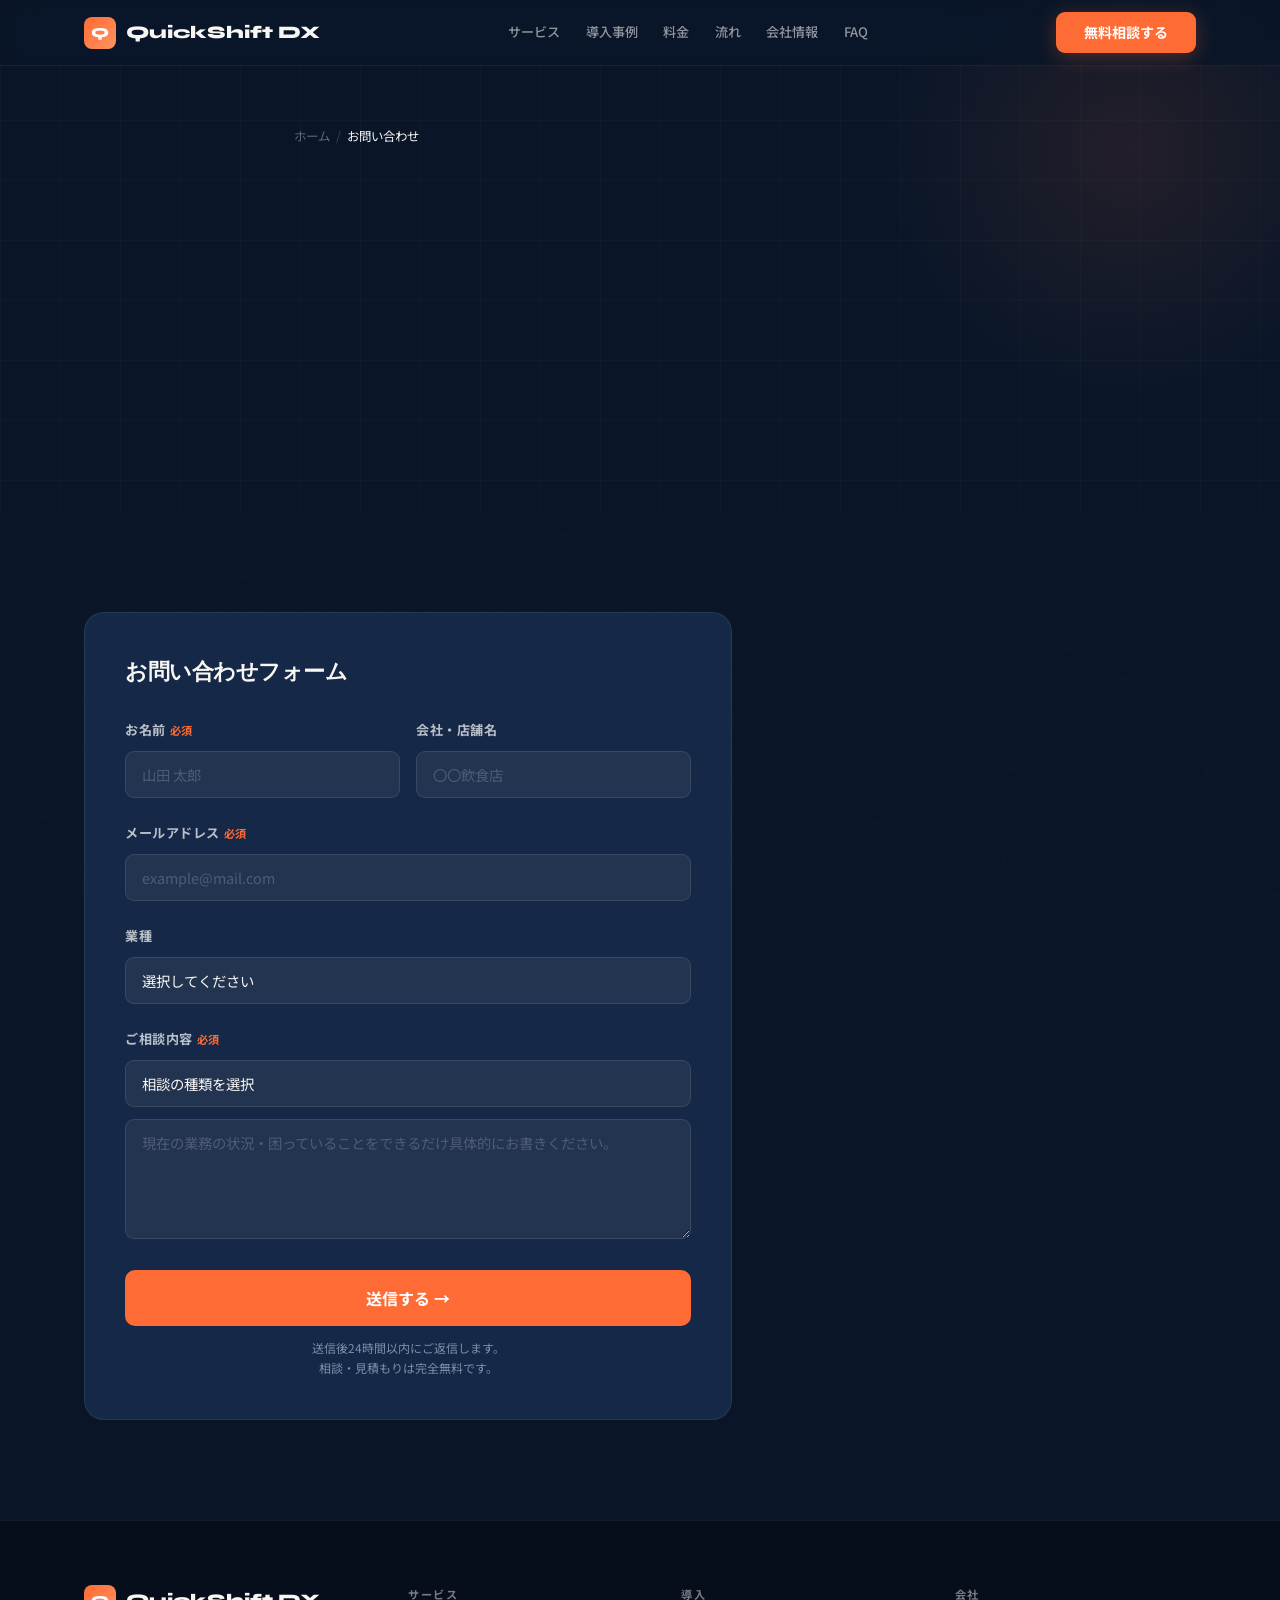
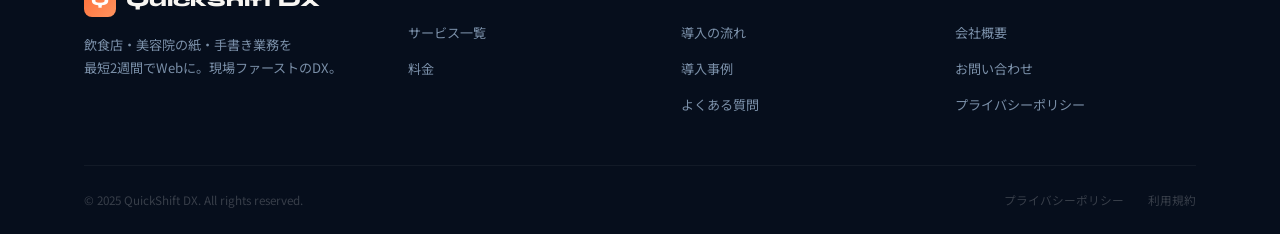
<file: contact.html>
<!DOCTYPE html>
<html lang="ja">
<head>
<meta charset="UTF-8"><meta name="viewport" content="width=device-width, initial-scale=1.0">
<title>お問い合わせ | QuickShift DX</title>
<meta name="description" content="QuickShift DXへの無料相談・デモ依頼。24時間以内にご返信します。">
<link rel="preconnect" href="https://fonts.googleapis.com">
<link href="https://fonts.googleapis.com/css2?family=Noto+Sans+JP:wght@400;500;700;900&family=Syne:wght@700;800;900&family=DM+Mono:wght@400;500&display=swap" rel="stylesheet">
<style>
/* =====================================================
   QuickShift DX — Unified Design System 2025
   Theme: Industrial Warm / Tech-Forward (Dark)
   Fonts: Syne (display) · Noto Sans JP (body) · DM Mono (code)
===================================================== */
@import url('https://fonts.googleapis.com/css2?family=Noto+Sans+JP:wght@400;500;700;900&family=Syne:wght@700;800;900&family=DM+Mono:wght@400;500&display=swap');

/* ── CSS VARIABLES ── */
:root {
  --navy:      #0a1628;
  --navy-2:    #0f1f38;
  --navy-3:    #162847;
  --navy-4:    #1e3354;
  --accent:    #ff6b35;
  --accent-2:  #ff9460;
  --gold:      #f5c842;
  --mango:     #ff8c00;
  --white:     #f8f6f2;
  --gray:      #7a8fa8;
  --gray-lt:   #b0c0d4;
  --green:     #22c55e;
  --radius:    14px;
  --radius-sm: 8px;
  --max-w:     1240px;
  --header-h:  66px;
}

/* ── RESET ── */
*, *::before, *::after { box-sizing: border-box; margin: 0; padding: 0; }
html { scroll-behavior: smooth; font-size: 16px; }
body {
  font-family: 'Noto Sans JP', sans-serif;
  background: var(--navy);
  color: var(--white);
  overflow-x: hidden;
  line-height: 1.7;
}
a { text-decoration: none; color: inherit; }
img { max-width: 100%; display: block; }
ul, ol { list-style: none; }
button { font-family: inherit; cursor: pointer; }

/* Noise texture overlay */
body::before {
  content: '';
  position: fixed; inset: 0;
  background-image: url("data:image/svg+xml,%3Csvg viewBox='0 0 200 200' xmlns='http://www.w3.org/2000/svg'%3E%3Cfilter id='n'%3E%3CfeTurbulence type='fractalNoise' baseFrequency='0.75' numOctaves='4' stitchTiles='stitch'/%3E%3C/filter%3E%3Crect width='100%25' height='100%25' filter='url(%23n)' opacity='0.04'/%3E%3C/svg%3E");
  pointer-events: none; z-index: 0; opacity: .3;
}

/* ── LAYOUT ── */
.container {
  max-width: var(--max-w);
  margin: 0 auto;
  padding: 0 5%;
  position: relative;
  z-index: 1;
}
.section { padding: 100px 0; }
.section-sm { padding: 70px 0; }
.bg-navy-2 { background: var(--navy-2); }
.bg-navy-3 { background: var(--navy-3); }

/* ── TYPOGRAPHY ── */
.section-label {
  display: inline-flex; align-items: center; gap: 10px;
  font-size: .7rem; font-weight: 700; letter-spacing: .18em; text-transform: uppercase;
  color: var(--accent); margin-bottom: 1rem;
}
.section-label::before {
  content: ''; width: 24px; height: 2px;
  background: var(--accent); flex-shrink: 0;
}
.section-title {
  font-family: 'Syne', sans-serif;
  font-size: clamp(1.8rem, 4vw, 3rem);
  font-weight: 900; line-height: 1.08;
  letter-spacing: -.03em; color: var(--white);
  margin-bottom: 1.25rem;
}
.section-title em { font-style: normal; color: var(--accent); }
.section-sub {
  font-size: clamp(.9rem, 1.5vw, 1rem);
  color: var(--gray); line-height: 1.9;
  max-width: 560px;
}

/* ── BUTTONS ── */
.btn {
  display: inline-flex; align-items: center; gap: 8px;
  padding: 13px 28px; border-radius: 9px;
  font-weight: 700; font-size: .88rem;
  cursor: pointer; transition: all .2s ease;
  border: none; font-family: 'Noto Sans JP', sans-serif;
  line-height: 1; white-space: nowrap;
}
.btn-primary {
  background: var(--accent); color: #fff;
  box-shadow: 0 4px 20px rgba(255,107,53,.3);
}
.btn-primary:hover {
  background: var(--accent-2);
  transform: translateY(-2px);
  box-shadow: 0 8px 32px rgba(255,107,53,.5);
}
.btn-outline {
  background: transparent;
  border: 1.5px solid rgba(255,255,255,.2);
  color: var(--white);
}
.btn-outline:hover {
  border-color: var(--accent); color: var(--accent);
}
.btn-gold {
  background: var(--gold); color: var(--navy);
  font-weight: 900; box-shadow: 0 4px 20px rgba(245,200,66,.25);
}
.btn-gold:hover {
  background: #ffe06b; transform: translateY(-2px);
  box-shadow: 0 8px 32px rgba(245,200,66,.45);
}
.btn-ghost {
  background: rgba(255,255,255,.06);
  border: 1px solid rgba(255,255,255,.1);
  color: var(--white);
}
.btn-ghost:hover { background: rgba(255,255,255,.1); }
.btn-lg { padding: 17px 40px; font-size: 1rem; border-radius: 11px; }
.btn-sm { padding: 9px 18px; font-size: .8rem; border-radius: 7px; }

/* ── HEADER ── */
.site-header {
  position: fixed; top: 0; left: 0; right: 0;
  z-index: 500; height: var(--header-h);
  background: rgba(10,22,40,.92);
  backdrop-filter: blur(20px) saturate(180%);
  border-bottom: 1px solid rgba(255,255,255,.06);
  transition: border-color .3s;
}
.site-header.scrolled { border-bottom-color: rgba(255,107,53,.15); }
.header-inner {
  max-width: var(--max-w); margin: 0 auto; padding: 0 5%;
  height: 100%; display: flex; align-items: center; justify-content: space-between;
  gap: 1rem;
}
.logo {
  display: flex; align-items: center; gap: 10px;
  font-family: 'Syne', sans-serif;
  font-size: 1.1rem; font-weight: 900; color: var(--white);
  flex-shrink: 0;
}
.logo-mark {
  width: 32px; height: 32px;
  background: linear-gradient(135deg, var(--accent), var(--accent-2));
  border-radius: 8px; display: flex; align-items: center;
  justify-content: center; font-size: .85rem; font-weight: 900; color: #fff;
}
.site-nav { display: flex; align-items: center; gap: .1rem; }
.site-nav a {
  padding: 8px 12px; border-radius: 7px;
  font-size: .82rem; font-weight: 500;
  color: rgba(255,255,255,.55); transition: all .15s;
}
.site-nav a:hover { color: var(--white); background: rgba(255,255,255,.07); }
.site-nav a.active { color: var(--accent); }

/* ── MOBILE NAV ── */
.hamburger-btn {
  display: none; background: none; border: none; color: var(--white);
  flex-direction: column; gap: 5px; padding: 6px;
}
.hamburger-btn span {
  display: block; width: 22px; height: 2px;
  background: currentColor; border-radius: 2px;
  transition: all .25s;
}
.mobile-nav {
  display: none; position: fixed; inset: 0; z-index: 490;
  background: rgba(10,22,40,.98); backdrop-filter: blur(24px);
  padding: calc(var(--header-h) + 20px) 5% 40px;
  flex-direction: column; gap: .35rem;
  overflow-y: auto;
}
.mobile-nav.open { display: flex; }
.mobile-nav a {
  display: block; padding: 14px 0;
  font-size: 1.1rem; font-weight: 700;
  color: rgba(255,255,255,.7);
  border-bottom: 1px solid rgba(255,255,255,.06);
  transition: color .15s;
}
.mobile-nav a:hover { color: var(--accent); }
.mobile-nav .btn { margin-top: 1.5rem; width: 100%; justify-content: center; }
.mobile-nav-close {
  position: fixed; top: 16px; right: 5%;
  background: rgba(255,255,255,.08); border: none;
  color: var(--white); width: 38px; height: 38px;
  border-radius: 50%; display: flex; align-items: center;
  justify-content: center; font-size: 1.2rem; z-index: 491;
  transition: background .15s;
}
.mobile-nav-close:hover { background: rgba(255,255,255,.14); }

/* ── PAGE HERO ── */
.page-hero {
  padding: calc(var(--header-h) + 60px) 0 70px;
  background: var(--navy);
  position: relative; overflow: hidden;
}
.page-hero::before {
  content: '';
  position: absolute; top: -100px; right: -100px;
  width: 500px; height: 500px;
  background: radial-gradient(circle, rgba(255,107,53,.1) 0%, transparent 70%);
  pointer-events: none;
}
.page-hero::after {
  content: '';
  position: absolute; inset: 0;
  background-image:
    linear-gradient(rgba(255,255,255,.02) 1px, transparent 1px),
    linear-gradient(90deg, rgba(255,255,255,.02) 1px, transparent 1px);
  background-size: 60px 60px;
  pointer-events: none;
}
.page-hero .container { position: relative; z-index: 2; max-width: 820px; }
.page-hero h1 {
  font-family: 'Syne', sans-serif;
  font-size: clamp(2.2rem, 5.5vw, 4rem);
  font-weight: 900; line-height: 1.05;
  letter-spacing: -.04em; color: var(--white);
  margin-bottom: 1.25rem;
}
.page-hero h1 em { font-style: normal; color: var(--accent); }
.page-hero .lead {
  font-size: clamp(.9rem, 1.8vw, 1.05rem);
  color: rgba(255,255,255,.6); line-height: 1.9;
  max-width: 560px; margin-bottom: 2.5rem;
}
.page-hero .cta-row { display: flex; gap: 1rem; flex-wrap: wrap; }

/* Breadcrumb */
.breadcrumb {
  display: flex; align-items: center; gap: 6px;
  margin-bottom: 1.5rem; font-size: .78rem;
}
.breadcrumb a { color: rgba(255,255,255,.35); transition: color .15s; }
.breadcrumb a:hover { color: rgba(255,255,255,.7); }
.breadcrumb-sep { color: rgba(255,255,255,.2); }
.breadcrumb-current { color: rgba(255,255,255,.65); }

/* ── CARDS ── */
.card {
  background: var(--navy-3);
  border: 1px solid rgba(255,255,255,.08);
  border-radius: var(--radius);
  padding: 2.25rem;
  transition: all .3s ease;
}
.card:hover {
  border-color: rgba(255,107,53,.25);
  transform: translateY(-4px);
  box-shadow: 0 16px 48px rgba(0,0,0,.3);
}
.card-icon {
  width: 48px; height: 48px; border-radius: 12px;
  background: rgba(255,107,53,.1);
  display: flex; align-items: center; justify-content: center;
  margin-bottom: 1.25rem;
}
.card-icon svg { width: 22px; height: 22px; }
.card h3 {
  font-size: 1rem; font-weight: 700;
  color: var(--white); margin-bottom: .6rem;
}
.card p { font-size: .87rem; color: var(--gray); line-height: 1.85; }

/* ── GRID HELPERS ── */
.grid-2 { display: grid; grid-template-columns: repeat(2, 1fr); gap: 1.5rem; }
.grid-3 { display: grid; grid-template-columns: repeat(3, 1fr); gap: 1.5rem; }
.grid-4 { display: grid; grid-template-columns: repeat(4, 1fr); gap: 1.5rem; }
.grid-auto { display: grid; grid-template-columns: repeat(auto-fit, minmax(280px, 1fr)); gap: 1.5rem; }

/* ── DIVIDER GRID (bordered) ── */
.div-grid {
  display: grid;
  background: rgba(255,255,255,.05);
  border: 1px solid rgba(255,255,255,.06);
  border-radius: 16px; overflow: hidden;
  gap: 1px;
}
.div-grid > * { background: var(--navy-2); }

/* ── TAGS / BADGES ── */
.badge {
  display: inline-flex; align-items: center; gap: 7px;
  padding: 5px 13px; border-radius: 99px;
  font-size: .7rem; font-weight: 700; letter-spacing: .08em;
}
.badge-accent {
  background: rgba(255,107,53,.12);
  border: 1px solid rgba(255,107,53,.3);
  color: var(--accent);
}
.badge-gold {
  background: rgba(245,200,66,.1);
  border: 1px solid rgba(245,200,66,.3);
  color: var(--gold);
}
.badge-mango {
  background: rgba(255,140,0,.12);
  border: 1px solid rgba(255,140,0,.3);
  color: var(--mango);
}
.badge-green {
  background: rgba(34,197,94,.1);
  border: 1px solid rgba(34,197,94,.3);
  color: #4ade80;
}

/* ── CHECK LIST ── */
.check-list { display: flex; flex-direction: column; gap: .6rem; }
.check-list li {
  display: flex; align-items: flex-start; gap: 10px;
  font-size: .87rem; color: rgba(255,255,255,.8); line-height: 1.7;
}
.check-list li::before {
  content: '';
  width: 18px; height: 18px; border-radius: 50%; flex-shrink: 0; margin-top: 1px;
  background: rgba(34,197,94,.15)
    url("data:image/svg+xml,%3Csvg viewBox='0 0 18 18' xmlns='http://www.w3.org/2000/svg'%3E%3Cpath d='M4 9l3.5 3.5L14 5.5' stroke='%2322c55e' stroke-width='2' stroke-linecap='round' stroke-linejoin='round' fill='none'/%3E%3C/svg%3E")
    center / contain;
}
.check-list.accent li::before {
  background: rgba(255,107,53,.12)
    url("data:image/svg+xml,%3Csvg viewBox='0 0 18 18' xmlns='http://www.w3.org/2000/svg'%3E%3Cpath d='M4 9l3.5 3.5L14 5.5' stroke='%23ff6b35' stroke-width='2' stroke-linecap='round' stroke-linejoin='round' fill='none'/%3E%3C/svg%3E")
    center / contain;
}

/* ── PULSE DOT ── */
.pulse-dot {
  width: 7px; height: 7px; background: var(--accent);
  border-radius: 50%; flex-shrink: 0;
  animation: pulse 2s ease-in-out infinite;
}
@keyframes pulse {
  0%,100% { opacity:1; box-shadow: 0 0 0 0 rgba(255,107,53,.5); }
  50%      { opacity:.5; box-shadow: 0 0 0 6px rgba(255,107,53,0); }
}

/* ── REVEAL ANIMATIONS ── */
.reveal {
  opacity: 0; transform: translateY(24px);
  transition: opacity .7s cubic-bezier(.4,0,.2,1), transform .7s cubic-bezier(.4,0,.2,1);
}
.reveal.visible { opacity: 1; transform: none; }
.reveal-delay-1 { transition-delay: .1s; }
.reveal-delay-2 { transition-delay: .2s; }
.reveal-delay-3 { transition-delay: .3s; }
.reveal-delay-4 { transition-delay: .4s; }
.reveal-delay-5 { transition-delay: .5s; }

/* ── CTA BAND ── */
.cta-band {
  padding: 80px 0;
  background: var(--navy-2);
}
.cta-band-inner {
  background: linear-gradient(135deg, rgba(255,107,53,.14) 0%, rgba(22,40,71,1) 65%);
  border: 1px solid rgba(255,107,53,.2);
  border-radius: 20px; padding: 3.5rem 4rem;
  display: flex; justify-content: space-between;
  align-items: center; gap: 2rem; flex-wrap: wrap;
}
.cta-band-title {
  font-family: 'Syne', sans-serif;
  font-size: clamp(1.4rem, 3vw, 2.1rem);
  font-weight: 900; line-height: 1.2;
  letter-spacing: -.025em; color: var(--white);
  margin-bottom: .6rem;
}
.cta-band-sub { font-size: .9rem; color: var(--gray); line-height: 1.75; }
.cta-band-btns { display: flex; gap: 1rem; flex-wrap: wrap; flex-shrink: 0; }

/* ── FOOTER ── */
.site-footer {
  background: #060e1c;
  border-top: 1px solid rgba(255,255,255,.05);
  padding: 4rem 0 0;
}
.footer-inner {
  display: grid;
  grid-template-columns: 260px 1fr;
  gap: 4rem;
  padding-bottom: 3rem;
  border-bottom: 1px solid rgba(255,255,255,.05);
}
.footer-brand .logo { margin-bottom: 1rem; }
.footer-brand p { font-size: .82rem; color: var(--gray); line-height: 1.8; }
.footer-links { display: grid; grid-template-columns: repeat(3, 1fr); gap: 2rem; }
.footer-col h4 {
  font-size: .7rem; font-weight: 700; letter-spacing: .14em;
  text-transform: uppercase; color: rgba(255,255,255,.45);
  margin-bottom: .9rem;
}
.footer-col ul { display: flex; flex-direction: column; gap: .55rem; }
.footer-col ul li a {
  font-size: .82rem; color: var(--gray); transition: color .15s;
}
.footer-col ul li a:hover { color: var(--accent); }
.footer-bottom {
  padding: 1.5rem 0;
  display: flex; justify-content: space-between;
  align-items: center; flex-wrap: wrap; gap: 1rem;
}
.footer-bottom p { font-size: .73rem; color: rgba(255,255,255,.2); }
.footer-bottom-links { display: flex; gap: 1.5rem; }
.footer-bottom-links a {
  font-size: .73rem; color: rgba(255,255,255,.2); transition: color .15s;
}
.footer-bottom-links a:hover { color: var(--gray); }

/* ── MONOSPACE / CODE ── */
.mono { font-family: 'DM Mono', monospace; }

/* ── SCROLLBAR ── */
::-webkit-scrollbar { width: 6px; height: 6px; }
::-webkit-scrollbar-track { background: var(--navy-2); }
::-webkit-scrollbar-thumb { background: var(--navy-4); border-radius: 3px; }

/* ══════════════════════════════════════
   RESPONSIVE
══════════════════════════════════════ */
@media (max-width: 1024px) {
  .grid-4 { grid-template-columns: repeat(2, 1fr); }
  .footer-inner { grid-template-columns: 1fr; gap: 2.5rem; }
  .footer-links { grid-template-columns: repeat(3, 1fr); }
}

@media (max-width: 768px) {
  :root { --header-h: 60px; }
  .site-nav, .nav-cta { display: none; }
  .hamburger-btn { display: flex; }
  .section { padding: 72px 0; }
  .section-sm { padding: 50px 0; }
  .grid-2, .grid-3 { grid-template-columns: 1fr; }
  .cta-band-inner { flex-direction: column; text-align: center; padding: 2.5rem 2rem; }
  .cta-band-btns { justify-content: center; }
  .footer-links { grid-template-columns: repeat(2, 1fr); }
  .page-hero { padding: calc(var(--header-h) + 40px) 0 50px; }
}

@media (max-width: 480px) {
  .grid-4 { grid-template-columns: 1fr; }
  .footer-links { grid-template-columns: 1fr 1fr; gap: 1.5rem; }
  .btn-lg { padding: 15px 28px; font-size: .95rem; }
  .page-hero h1 { font-size: clamp(1.9rem, 8vw, 2.8rem); }
  .section-title { font-size: clamp(1.6rem, 6vw, 2.2rem); }
}


.contact-layout{display:grid;grid-template-columns:1fr 400px;gap:4rem;align-items:start}
.contact-form-card{background:var(--navy-3);border:1px solid rgba(255,255,255,.08);border-radius:20px;padding:2.5rem}
.form-group{margin-bottom:1.5rem}
.form-label{display:block;font-size:.82rem;font-weight:700;color:rgba(255,255,255,.7);margin-bottom:.6rem;letter-spacing:.04em}
.form-label .required{color:var(--accent);margin-left:4px;font-size:.7rem}
.form-input,.form-textarea,.form-select{width:100%;background:rgba(255,255,255,.06);border:1.5px solid rgba(255,255,255,.1);border-radius:9px;padding:12px 16px;font-size:.9rem;color:var(--white);font-family:'Noto Sans JP',sans-serif;transition:border-color .2s;outline:none;-webkit-appearance:none}
.form-input:focus,.form-textarea:focus,.form-select:focus{border-color:var(--accent)}
.form-input::placeholder,.form-textarea::placeholder{color:rgba(255,255,255,.2)}
.form-textarea{resize:vertical;min-height:120px}
.form-select option{background:var(--navy-3)}
.form-row{display:grid;grid-template-columns:1fr 1fr;gap:1rem}
.form-submit{width:100%;padding:16px;background:var(--accent);color:#fff;border:none;border-radius:10px;font-size:1rem;font-weight:700;cursor:pointer;transition:all .2s;font-family:'Noto Sans JP',sans-serif}
.form-submit:hover{background:var(--accent-2);transform:translateY(-2px);box-shadow:0 8px 24px rgba(255,107,53,.4)}
.form-note{font-size:.75rem;color:var(--gray);text-align:center;margin-top:.75rem;line-height:1.7}
.contact-info-card{background:var(--navy-3);border:1px solid rgba(255,255,255,.08);border-radius:var(--radius);padding:2rem;margin-bottom:1.5rem}
.contact-info-card h3{font-size:.95rem;font-weight:700;color:var(--white);margin-bottom:1rem;display:flex;align-items:center;gap:8px}
.contact-info-card h3 svg{width:18px;height:18px;stroke:var(--accent);flex-shrink:0}
.contact-info-card ul{display:flex;flex-direction:column;gap:.65rem}
.contact-info-card ul li{font-size:.87rem;color:var(--gray);line-height:1.7;display:flex;align-items:flex-start;gap:8px}
.contact-info-card ul li::before{content:'';width:6px;height:6px;border-radius:50%;background:var(--accent);flex-shrink:0;margin-top:7px}
.success-box{display:none;background:rgba(34,197,94,.08);border:1.5px solid rgba(34,197,94,.25);border-radius:12px;padding:1.5rem;text-align:center;margin-top:1.5rem}
.success-box h4{font-size:1rem;font-weight:700;color:#4ade80;margin-bottom:.5rem}
.success-box p{font-size:.87rem;color:var(--gray)}
@media(max-width:900px){.contact-layout{grid-template-columns:1fr;gap:2.5rem}}
@media(max-width:500px){.form-row{grid-template-columns:1fr}}

</style>
</head>
<body>
<header class="site-header" id="site-header">
  <div class="header-inner">
    <a href="index.html" class="logo"><div class="logo-mark">Q</div>QuickShift DX</a>
    <nav class="site-nav">      <a href="services.html">サービス</a>
      <a href="cases.html">導入事例</a>
      <a href="pricing.html">料金</a>
      <a href="process.html">流れ</a>
      <a href="company.html">会社情報</a>
      <a href="faq.html">FAQ</a></nav>
    <a href="contact.html" class="btn btn-primary nav-cta">無料相談する</a>
    <button class="hamburger-btn" onclick="openNav()"><span></span><span></span><span></span></button>
  </div>
</header>
<nav class="mobile-nav" id="mobile-nav">
  <button class="mobile-nav-close" onclick="closeNav()"><svg width="16" height="16" viewBox="0 0 24 24" fill="none" stroke="currentColor" stroke-width="2.5" stroke-linecap="round"><line x1="18" y1="6" x2="6" y2="18"/><line x1="6" y1="6" x2="18" y2="18"/></svg></button>
  <a href="index.html">ホーム</a>
  <a href="services.html">サービス</a>
  <a href="cases.html">導入事例</a>
  <a href="pricing.html">料金</a>
  <a href="process.html">流れ</a>
  <a href="company.html">会社情報</a>
  <a href="faq.html">FAQ</a>
  <a href="contact.html" class="btn btn-primary">無料相談する</a>
</nav>

<section class="page-hero">
  <div class="container">
    <nav class="breadcrumb"><a href="index.html">ホーム</a><span class="breadcrumb-sep">/</span><span class="breadcrumb-cur">お問い合わせ</span></nav>
    <div class="section-label reveal">お問い合わせ</div>
    <h1 class="reveal reveal-delay-1">無料相談・<br><em>デモ依頼はこちら</em></h1>
    <p class="lead reveal reveal-delay-2">まずは話だけでも大丈夫です。現場の困りごとをお聞かせください。</p>
  </div>
</section>

<section class="section bg2">
  <div class="container">
    <div class="contact-layout">
      <div class="contact-form-card">
        <h2 style="font-family:'Syne',sans-serif;font-size:1.4rem;font-weight:900;color:var(--white);margin-bottom:1.75rem;letter-spacing:-.02em">お問い合わせフォーム</h2>
        <form id="contact-form" name="contact" method="POST" action="/thanks.html" data-netlify="true">
          <input type="hidden" name="form-name" value="contact">
          <div class="form-row">
            <div class="form-group">
              <label class="form-label">お名前<span class="required">必須</span></label>
              <input class="form-input" type="text" name="name" placeholder="山田 太郎" required>
            </div>
            <div class="form-group">
              <label class="form-label">会社・店舗名</label>
              <input class="form-input" type="text" name="company" placeholder="〇〇飲食店">
            </div>
          </div>
          <div class="form-group">
            <label class="form-label">メールアドレス<span class="required">必須</span></label>
            <input class="form-input" type="email" name="email" placeholder="example@mail.com" required>
          </div>
          <div class="form-group">
            <label class="form-label">業種</label>
            <select class="form-select" name="industry">
              <option value="">選択してください</option>
              <option>飲食店・居酒屋</option>
              <option>美容院・サロン</option>
              <option>物流・梱包業</option>
              <option>小売・販売</option>
              <option>その他</option>
            </select>
          </div>
          <div class="form-group">
            <label class="form-label">ご相談内容<span class="required">必須</span></label>
            <select class="form-select" name="type" style="margin-bottom:.75rem">
              <option value="">相談の種類を選択</option>
              <option>シフト・勤怠管理のWeb化</option>
              <option>外注さん管理システム</option>
              <option>給与・明細書の自動化</option>
              <option>フルカスタム開発のご相談</option>
              <option>料金・見積もりについて</option>
              <option>その他</option>
            </select>
            <textarea class="form-textarea" name="message" placeholder="現在の業務の状況・困っていることをできるだけ具体的にお書きください。" required></textarea>
          </div>
          <button type="submit" class="form-submit">送信する →</button>
          <p class="form-note">送信後24時間以内にご返信します。<br>相談・見積もりは完全無料です。</p>
        </form>
        <div class="success-box" id="success-box">
          <h4>送信しました！</h4>
          <p>お問い合わせありがとうございます。<br>24時間以内にご連絡いたします。</p>
        </div>
      </div>

      <div class="reveal reveal-delay-2">
        <div class="contact-info-card">
          <h3>
            <svg viewBox="0 0 24 24" fill="none" stroke-width="2" stroke-linecap="round" stroke-linejoin="round"><path d="M22 16.92v3a2 2 0 0 1-2.18 2 19.79 19.79 0 0 1-8.63-3.07A19.5 19.5 0 0 1 4.15 12 19.79 19.79 0 0 1 1.08 3.33 2 2 0 0 1 3.06 1.1h3a2 2 0 0 1 2 1.72c.127.96.361 1.903.7 2.81a2 2 0 0 1-.45 2.11L7.09 8.91a16 16 0 0 0 6 6l1.27-1.27a2 2 0 0 1 2.11-.45c.907.339 1.85.573 2.81.7A2 2 0 0 1 21 16.92z"/></svg>
            こんなご相談に対応します
          </h3>
          <ul>
            <li>紙・Excelの業務をWebに移行したい</li>
            <li>LINEでのシフト管理をやめたい</li>
            <li>外注さんへの明細書作成を自動化したい</li>
            <li>給与計算の集計作業をなくしたい</li>
            <li>複数店舗をまとめて管理したい</li>
            <li>まず何から始めればいいか相談したい</li>
          </ul>
        </div>
        <div class="contact-info-card">
          <h3>
            <svg viewBox="0 0 24 24" fill="none" stroke-width="2" stroke-linecap="round" stroke-linejoin="round"><circle cx="12" cy="12" r="10"/><polyline points="12 6 12 12 16 14"/></svg>
            対応について
          </h3>
          <ul>
            <li>返信は通常24時間以内（平日）</li>
            <li>相談・見積もりは完全無料</li>
            <li>オンライン（Zoom等）での対応が基本</li>
            <li>関東エリアは対面訪問も対応可</li>
          </ul>
        </div>
        <div class="contact-info-card">
          <h3>
            <svg viewBox="0 0 24 24" fill="none" stroke-width="2" stroke-linecap="round" stroke-linejoin="round"><path d="M4 4h16c1.1 0 2 .9 2 2v12c0 1.1-.9 2-2 2H4c-1.1 0-2-.9-2-2V6c0-1.1.9-2 2-2z"/><polyline points="22,6 12,13 2,6"/></svg>
            メールでも受け付けています
          </h3>
          <ul>
            <li><a href="/cdn-cgi/l/email-protection" class="__cf_email__" data-cfemail="b3dbd6dfdfdcf3c2c6dad0d8c0dbdad5c79ed7cb9dd0dcde">[email&#160;protected]</a></li>
            <li>件名に「相談」と入れていただけるとスムーズです</li>
          </ul>
        </div>
      </div>
    </div>
  </div>
</section>
<script>
// 送信ボタンのローディング表示
document.getElementById('contact-form').addEventListener('submit', function() {
  const btn = this.querySelector('.form-submit');
  btn.disabled = true;
  btn.textContent = '送信中...';
});
</script>

<footer class="site-footer">
  <div class="container">
    <div class="footer-inner">
      <div class="footer-brand">
        <a href="index.html" class="logo"><div class="logo-mark">Q</div>QuickShift DX</a>
        <p>飲食店・美容院の紙・手書き業務を<br>最短2週間でWebに。現場ファーストのDX。</p>
      </div>
      <div class="footer-links">
        <div class="footer-col"><h4>サービス</h4><ul><li><a href="services.html">サービス一覧</a></li><li><a href="pricing.html">料金</a></li></ul></div>
        <div class="footer-col"><h4>導入</h4><ul><li><a href="process.html">導入の流れ</a></li><li><a href="cases.html">導入事例</a></li><li><a href="faq.html">よくある質問</a></li></ul></div>
        <div class="footer-col"><h4>会社</h4><ul><li><a href="company.html">会社概要</a></li><li><a href="contact.html">お問い合わせ</a></li><li><a href="privacy.html">プライバシーポリシー</a></li></ul></div>
      </div>
    </div>
    <div class="footer-bottom"><p>© 2025 QuickShift DX. All rights reserved.</p><div class="footer-bottom-links"><a href="privacy.html">プライバシーポリシー</a><a href="terms.html">利用規約</a></div></div>
  </div>
</footer>
<script>
const hdr=document.getElementById("site-header");
window.addEventListener("scroll",()=>hdr.classList.toggle("scrolled",window.scrollY>40),{passive:true});
function openNav(){document.getElementById("mobile-nav").classList.add("open");document.body.style.overflow="hidden"}
function closeNav(){document.getElementById("mobile-nav").classList.remove("open");document.body.style.overflow=""}
const ro=new IntersectionObserver(entries=>entries.forEach(e=>{if(e.isIntersecting)e.target.classList.add("visible")}),{threshold:.08,rootMargin:"0px 0px -30px 0px"});
document.querySelectorAll(".reveal").forEach(el=>ro.observe(el));
document.querySelectorAll("[data-counter]").forEach(el=>{
  const obs=new IntersectionObserver(([e])=>{if(!e.isIntersecting)return;obs.disconnect();
  const t=parseFloat(el.dataset.counter),d=el.dataset.counter.includes(".")?1:0;
  let c=0;const s=t/60;const tm=setInterval(()=>{c=Math.min(c+s,t);el.textContent=d?c.toFixed(1):Math.floor(c);if(c>=t)clearInterval(tm)},16)},{threshold:.5});obs.observe(el)});
document.querySelectorAll(".faq-trigger").forEach(btn=>{btn.addEventListener("click",()=>{
</file>
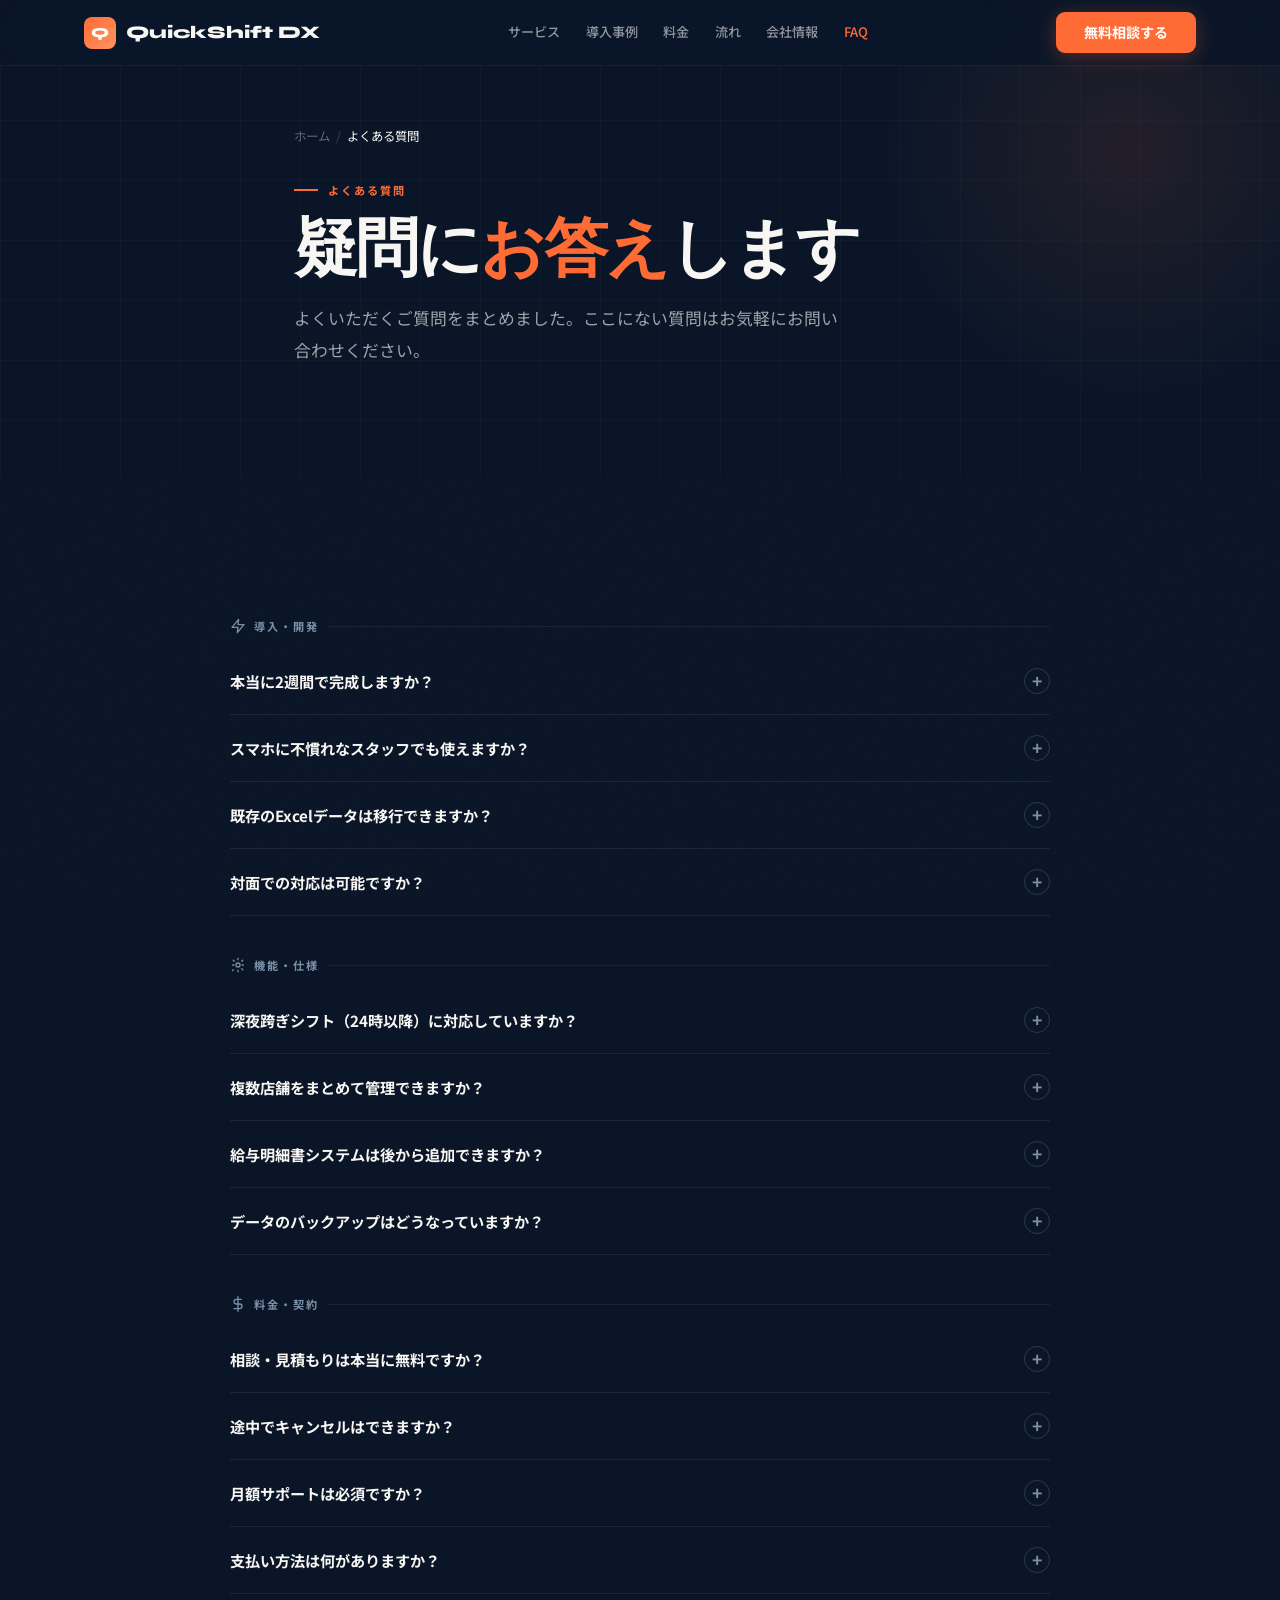
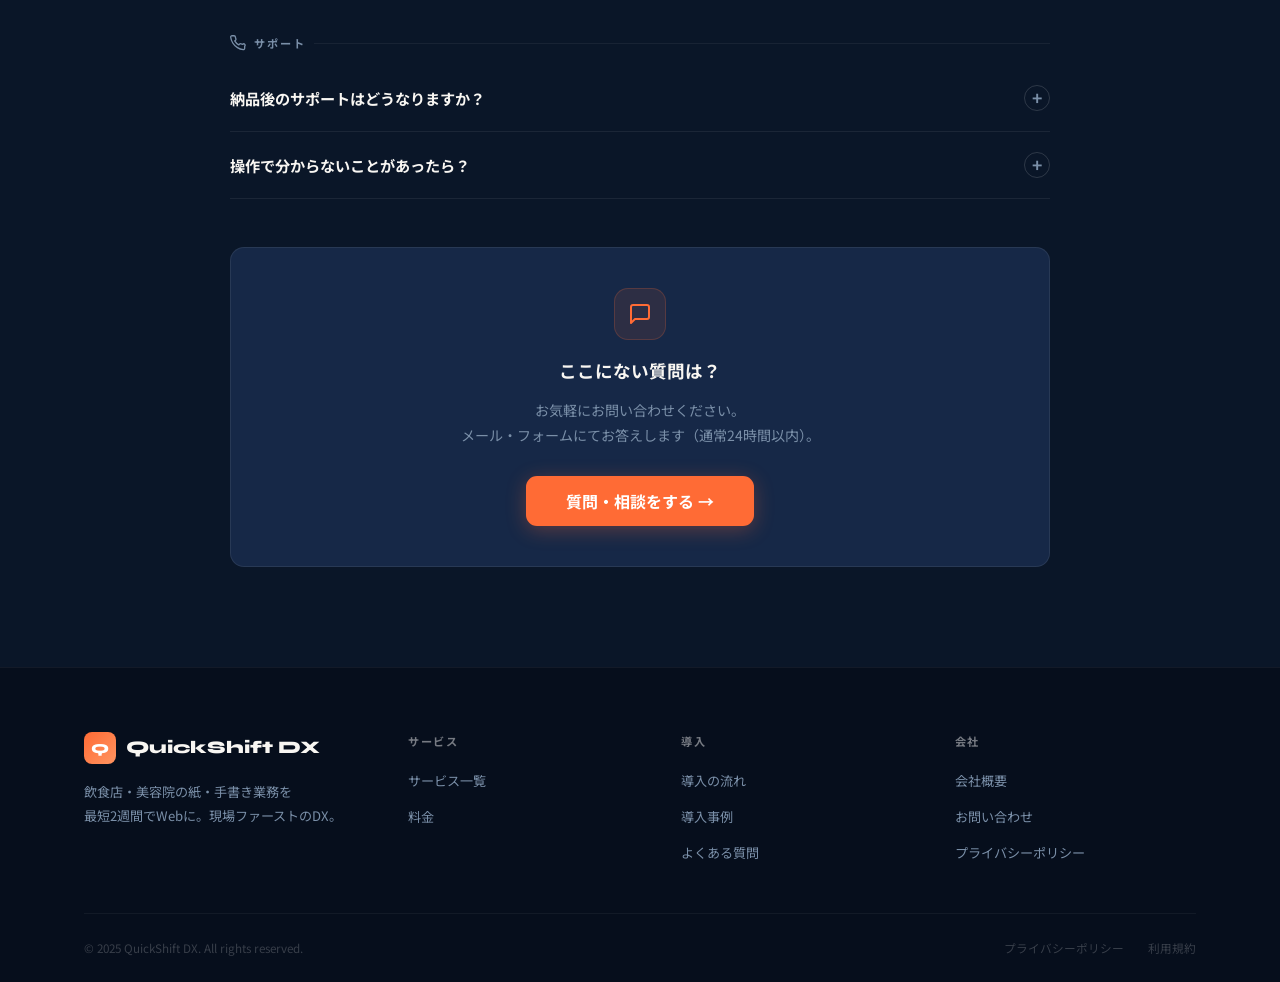
<file: faq.html>
<!DOCTYPE html>
<html lang="ja">
<head>
<meta charset="UTF-8"><meta name="viewport" content="width=device-width, initial-scale=1.0">
<title>よくある質問 | QuickShift DX</title>
<meta name="description" content="QuickShift DXのよくある質問。導入・機能・料金・サポートについてお答えします。">
<link rel="preconnect" href="https://fonts.googleapis.com">
<link href="https://fonts.googleapis.com/css2?family=Noto+Sans+JP:wght@400;500;700;900&family=Syne:wght@700;800;900&family=DM+Mono:wght@400;500&display=swap" rel="stylesheet">
<style>
/* =====================================================
   QuickShift DX — Unified Design System 2025
   Theme: Industrial Warm / Tech-Forward (Dark)
   Fonts: Syne (display) · Noto Sans JP (body) · DM Mono (code)
===================================================== */
@import url('https://fonts.googleapis.com/css2?family=Noto+Sans+JP:wght@400;500;700;900&family=Syne:wght@700;800;900&family=DM+Mono:wght@400;500&display=swap');

/* ── CSS VARIABLES ── */
:root {
  --navy:      #0a1628;
  --navy-2:    #0f1f38;
  --navy-3:    #162847;
  --navy-4:    #1e3354;
  --accent:    #ff6b35;
  --accent-2:  #ff9460;
  --gold:      #f5c842;
  --mango:     #ff8c00;
  --white:     #f8f6f2;
  --gray:      #7a8fa8;
  --gray-lt:   #b0c0d4;
  --green:     #22c55e;
  --radius:    14px;
  --radius-sm: 8px;
  --max-w:     1240px;
  --header-h:  66px;
}

/* ── RESET ── */
*, *::before, *::after { box-sizing: border-box; margin: 0; padding: 0; }
html { scroll-behavior: smooth; font-size: 16px; }
body {
  font-family: 'Noto Sans JP', sans-serif;
  background: var(--navy);
  color: var(--white);
  overflow-x: hidden;
  line-height: 1.7;
}
a { text-decoration: none; color: inherit; }
img { max-width: 100%; display: block; }
ul, ol { list-style: none; }
button { font-family: inherit; cursor: pointer; }

/* Noise texture overlay */
body::before {
  content: '';
  position: fixed; inset: 0;
  background-image: url("data:image/svg+xml,%3Csvg viewBox='0 0 200 200' xmlns='http://www.w3.org/2000/svg'%3E%3Cfilter id='n'%3E%3CfeTurbulence type='fractalNoise' baseFrequency='0.75' numOctaves='4' stitchTiles='stitch'/%3E%3C/filter%3E%3Crect width='100%25' height='100%25' filter='url(%23n)' opacity='0.04'/%3E%3C/svg%3E");
  pointer-events: none; z-index: 0; opacity: .3;
}

/* ── LAYOUT ── */
.container {
  max-width: var(--max-w);
  margin: 0 auto;
  padding: 0 5%;
  position: relative;
  z-index: 1;
}
.section { padding: 100px 0; }
.section-sm { padding: 70px 0; }
.bg-navy-2 { background: var(--navy-2); }
.bg-navy-3 { background: var(--navy-3); }

/* ── TYPOGRAPHY ── */
.section-label {
  display: inline-flex; align-items: center; gap: 10px;
  font-size: .7rem; font-weight: 700; letter-spacing: .18em; text-transform: uppercase;
  color: var(--accent); margin-bottom: 1rem;
}
.section-label::before {
  content: ''; width: 24px; height: 2px;
  background: var(--accent); flex-shrink: 0;
}
.section-title {
  font-family: 'Syne', sans-serif;
  font-size: clamp(1.8rem, 4vw, 3rem);
  font-weight: 900; line-height: 1.08;
  letter-spacing: -.03em; color: var(--white);
  margin-bottom: 1.25rem;
}
.section-title em { font-style: normal; color: var(--accent); }
.section-sub {
  font-size: clamp(.9rem, 1.5vw, 1rem);
  color: var(--gray); line-height: 1.9;
  max-width: 560px;
}

/* ── BUTTONS ── */
.btn {
  display: inline-flex; align-items: center; gap: 8px;
  padding: 13px 28px; border-radius: 9px;
  font-weight: 700; font-size: .88rem;
  cursor: pointer; transition: all .2s ease;
  border: none; font-family: 'Noto Sans JP', sans-serif;
  line-height: 1; white-space: nowrap;
}
.btn-primary {
  background: var(--accent); color: #fff;
  box-shadow: 0 4px 20px rgba(255,107,53,.3);
}
.btn-primary:hover {
  background: var(--accent-2);
  transform: translateY(-2px);
  box-shadow: 0 8px 32px rgba(255,107,53,.5);
}
.btn-outline {
  background: transparent;
  border: 1.5px solid rgba(255,255,255,.2);
  color: var(--white);
}
.btn-outline:hover {
  border-color: var(--accent); color: var(--accent);
}
.btn-gold {
  background: var(--gold); color: var(--navy);
  font-weight: 900; box-shadow: 0 4px 20px rgba(245,200,66,.25);
}
.btn-gold:hover {
  background: #ffe06b; transform: translateY(-2px);
  box-shadow: 0 8px 32px rgba(245,200,66,.45);
}
.btn-ghost {
  background: rgba(255,255,255,.06);
  border: 1px solid rgba(255,255,255,.1);
  color: var(--white);
}
.btn-ghost:hover { background: rgba(255,255,255,.1); }
.btn-lg { padding: 17px 40px; font-size: 1rem; border-radius: 11px; }
.btn-sm { padding: 9px 18px; font-size: .8rem; border-radius: 7px; }

/* ── HEADER ── */
.site-header {
  position: fixed; top: 0; left: 0; right: 0;
  z-index: 500; height: var(--header-h);
  background: rgba(10,22,40,.92);
  backdrop-filter: blur(20px) saturate(180%);
  border-bottom: 1px solid rgba(255,255,255,.06);
  transition: border-color .3s;
}
.site-header.scrolled { border-bottom-color: rgba(255,107,53,.15); }
.header-inner {
  max-width: var(--max-w); margin: 0 auto; padding: 0 5%;
  height: 100%; display: flex; align-items: center; justify-content: space-between;
  gap: 1rem;
}
.logo {
  display: flex; align-items: center; gap: 10px;
  font-family: 'Syne', sans-serif;
  font-size: 1.1rem; font-weight: 900; color: var(--white);
  flex-shrink: 0;
}
.logo-mark {
  width: 32px; height: 32px;
  background: linear-gradient(135deg, var(--accent), var(--accent-2));
  border-radius: 8px; display: flex; align-items: center;
  justify-content: center; font-size: .85rem; font-weight: 900; color: #fff;
}
.site-nav { display: flex; align-items: center; gap: .1rem; }
.site-nav a {
  padding: 8px 12px; border-radius: 7px;
  font-size: .82rem; font-weight: 500;
  color: rgba(255,255,255,.55); transition: all .15s;
}
.site-nav a:hover { color: var(--white); background: rgba(255,255,255,.07); }
.site-nav a.active { color: var(--accent); }

/* ── MOBILE NAV ── */
.hamburger-btn {
  display: none; background: none; border: none; color: var(--white);
  flex-direction: column; gap: 5px; padding: 6px;
}
.hamburger-btn span {
  display: block; width: 22px; height: 2px;
  background: currentColor; border-radius: 2px;
  transition: all .25s;
}
.mobile-nav {
  display: none; position: fixed; inset: 0; z-index: 490;
  background: rgba(10,22,40,.98); backdrop-filter: blur(24px);
  padding: calc(var(--header-h) + 20px) 5% 40px;
  flex-direction: column; gap: .35rem;
  overflow-y: auto;
}
.mobile-nav.open { display: flex; }
.mobile-nav a {
  display: block; padding: 14px 0;
  font-size: 1.1rem; font-weight: 700;
  color: rgba(255,255,255,.7);
  border-bottom: 1px solid rgba(255,255,255,.06);
  transition: color .15s;
}
.mobile-nav a:hover { color: var(--accent); }
.mobile-nav .btn { margin-top: 1.5rem; width: 100%; justify-content: center; }
.mobile-nav-close {
  position: fixed; top: 16px; right: 5%;
  background: rgba(255,255,255,.08); border: none;
  color: var(--white); width: 38px; height: 38px;
  border-radius: 50%; display: flex; align-items: center;
  justify-content: center; font-size: 1.2rem; z-index: 491;
  transition: background .15s;
}
.mobile-nav-close:hover { background: rgba(255,255,255,.14); }

/* ── PAGE HERO ── */
.page-hero {
  padding: calc(var(--header-h) + 60px) 0 70px;
  background: var(--navy);
  position: relative; overflow: hidden;
}
.page-hero::before {
  content: '';
  position: absolute; top: -100px; right: -100px;
  width: 500px; height: 500px;
  background: radial-gradient(circle, rgba(255,107,53,.1) 0%, transparent 70%);
  pointer-events: none;
}
.page-hero::after {
  content: '';
  position: absolute; inset: 0;
  background-image:
    linear-gradient(rgba(255,255,255,.02) 1px, transparent 1px),
    linear-gradient(90deg, rgba(255,255,255,.02) 1px, transparent 1px);
  background-size: 60px 60px;
  pointer-events: none;
}
.page-hero .container { position: relative; z-index: 2; max-width: 820px; }
.page-hero h1 {
  font-family: 'Syne', sans-serif;
  font-size: clamp(2.2rem, 5.5vw, 4rem);
  font-weight: 900; line-height: 1.05;
  letter-spacing: -.04em; color: var(--white);
  margin-bottom: 1.25rem;
}
.page-hero h1 em { font-style: normal; color: var(--accent); }
.page-hero .lead {
  font-size: clamp(.9rem, 1.8vw, 1.05rem);
  color: rgba(255,255,255,.6); line-height: 1.9;
  max-width: 560px; margin-bottom: 2.5rem;
}
.page-hero .cta-row { display: flex; gap: 1rem; flex-wrap: wrap; }

/* Breadcrumb */
.breadcrumb {
  display: flex; align-items: center; gap: 6px;
  margin-bottom: 1.5rem; font-size: .78rem;
}
.breadcrumb a { color: rgba(255,255,255,.35); transition: color .15s; }
.breadcrumb a:hover { color: rgba(255,255,255,.7); }
.breadcrumb-sep { color: rgba(255,255,255,.2); }
.breadcrumb-current { color: rgba(255,255,255,.65); }

/* ── CARDS ── */
.card {
  background: var(--navy-3);
  border: 1px solid rgba(255,255,255,.08);
  border-radius: var(--radius);
  padding: 2.25rem;
  transition: all .3s ease;
}
.card:hover {
  border-color: rgba(255,107,53,.25);
  transform: translateY(-4px);
  box-shadow: 0 16px 48px rgba(0,0,0,.3);
}
.card-icon {
  width: 48px; height: 48px; border-radius: 12px;
  background: rgba(255,107,53,.1);
  display: flex; align-items: center; justify-content: center;
  margin-bottom: 1.25rem;
}
.card-icon svg { width: 22px; height: 22px; }
.card h3 {
  font-size: 1rem; font-weight: 700;
  color: var(--white); margin-bottom: .6rem;
}
.card p { font-size: .87rem; color: var(--gray); line-height: 1.85; }

/* ── GRID HELPERS ── */
.grid-2 { display: grid; grid-template-columns: repeat(2, 1fr); gap: 1.5rem; }
.grid-3 { display: grid; grid-template-columns: repeat(3, 1fr); gap: 1.5rem; }
.grid-4 { display: grid; grid-template-columns: repeat(4, 1fr); gap: 1.5rem; }
.grid-auto { display: grid; grid-template-columns: repeat(auto-fit, minmax(280px, 1fr)); gap: 1.5rem; }

/* ── DIVIDER GRID (bordered) ── */
.div-grid {
  display: grid;
  background: rgba(255,255,255,.05);
  border: 1px solid rgba(255,255,255,.06);
  border-radius: 16px; overflow: hidden;
  gap: 1px;
}
.div-grid > * { background: var(--navy-2); }

/* ── TAGS / BADGES ── */
.badge {
  display: inline-flex; align-items: center; gap: 7px;
  padding: 5px 13px; border-radius: 99px;
  font-size: .7rem; font-weight: 700; letter-spacing: .08em;
}
.badge-accent {
  background: rgba(255,107,53,.12);
  border: 1px solid rgba(255,107,53,.3);
  color: var(--accent);
}
.badge-gold {
  background: rgba(245,200,66,.1);
  border: 1px solid rgba(245,200,66,.3);
  color: var(--gold);
}
.badge-mango {
  background: rgba(255,140,0,.12);
  border: 1px solid rgba(255,140,0,.3);
  color: var(--mango);
}
.badge-green {
  background: rgba(34,197,94,.1);
  border: 1px solid rgba(34,197,94,.3);
  color: #4ade80;
}

/* ── CHECK LIST ── */
.check-list { display: flex; flex-direction: column; gap: .6rem; }
.check-list li {
  display: flex; align-items: flex-start; gap: 10px;
  font-size: .87rem; color: rgba(255,255,255,.8); line-height: 1.7;
}
.check-list li::before {
  content: '';
  width: 18px; height: 18px; border-radius: 50%; flex-shrink: 0; margin-top: 1px;
  background: rgba(34,197,94,.15)
    url("data:image/svg+xml,%3Csvg viewBox='0 0 18 18' xmlns='http://www.w3.org/2000/svg'%3E%3Cpath d='M4 9l3.5 3.5L14 5.5' stroke='%2322c55e' stroke-width='2' stroke-linecap='round' stroke-linejoin='round' fill='none'/%3E%3C/svg%3E")
    center / contain;
}
.check-list.accent li::before {
  background: rgba(255,107,53,.12)
    url("data:image/svg+xml,%3Csvg viewBox='0 0 18 18' xmlns='http://www.w3.org/2000/svg'%3E%3Cpath d='M4 9l3.5 3.5L14 5.5' stroke='%23ff6b35' stroke-width='2' stroke-linecap='round' stroke-linejoin='round' fill='none'/%3E%3C/svg%3E")
    center / contain;
}

/* ── PULSE DOT ── */
.pulse-dot {
  width: 7px; height: 7px; background: var(--accent);
  border-radius: 50%; flex-shrink: 0;
  animation: pulse 2s ease-in-out infinite;
}
@keyframes pulse {
  0%,100% { opacity:1; box-shadow: 0 0 0 0 rgba(255,107,53,.5); }
  50%      { opacity:.5; box-shadow: 0 0 0 6px rgba(255,107,53,0); }
}

/* ── REVEAL ANIMATIONS ── */
.reveal {
  opacity: 0; transform: translateY(24px);
  transition: opacity .7s cubic-bezier(.4,0,.2,1), transform .7s cubic-bezier(.4,0,.2,1);
}
.reveal.visible { opacity: 1; transform: none; }
.reveal-delay-1 { transition-delay: .1s; }
.reveal-delay-2 { transition-delay: .2s; }
.reveal-delay-3 { transition-delay: .3s; }
.reveal-delay-4 { transition-delay: .4s; }
.reveal-delay-5 { transition-delay: .5s; }

/* ── CTA BAND ── */
.cta-band {
  padding: 80px 0;
  background: var(--navy-2);
}
.cta-band-inner {
  background: linear-gradient(135deg, rgba(255,107,53,.14) 0%, rgba(22,40,71,1) 65%);
  border: 1px solid rgba(255,107,53,.2);
  border-radius: 20px; padding: 3.5rem 4rem;
  display: flex; justify-content: space-between;
  align-items: center; gap: 2rem; flex-wrap: wrap;
}
.cta-band-title {
  font-family: 'Syne', sans-serif;
  font-size: clamp(1.4rem, 3vw, 2.1rem);
  font-weight: 900; line-height: 1.2;
  letter-spacing: -.025em; color: var(--white);
  margin-bottom: .6rem;
}
.cta-band-sub { font-size: .9rem; color: var(--gray); line-height: 1.75; }
.cta-band-btns { display: flex; gap: 1rem; flex-wrap: wrap; flex-shrink: 0; }

/* ── FOOTER ── */
.site-footer {
  background: #060e1c;
  border-top: 1px solid rgba(255,255,255,.05);
  padding: 4rem 0 0;
}
.footer-inner {
  display: grid;
  grid-template-columns: 260px 1fr;
  gap: 4rem;
  padding-bottom: 3rem;
  border-bottom: 1px solid rgba(255,255,255,.05);
}
.footer-brand .logo { margin-bottom: 1rem; }
.footer-brand p { font-size: .82rem; color: var(--gray); line-height: 1.8; }
.footer-links { display: grid; grid-template-columns: repeat(3, 1fr); gap: 2rem; }
.footer-col h4 {
  font-size: .7rem; font-weight: 700; letter-spacing: .14em;
  text-transform: uppercase; color: rgba(255,255,255,.45);
  margin-bottom: .9rem;
}
.footer-col ul { display: flex; flex-direction: column; gap: .55rem; }
.footer-col ul li a {
  font-size: .82rem; color: var(--gray); transition: color .15s;
}
.footer-col ul li a:hover { color: var(--accent); }
.footer-bottom {
  padding: 1.5rem 0;
  display: flex; justify-content: space-between;
  align-items: center; flex-wrap: wrap; gap: 1rem;
}
.footer-bottom p { font-size: .73rem; color: rgba(255,255,255,.2); }
.footer-bottom-links { display: flex; gap: 1.5rem; }
.footer-bottom-links a {
  font-size: .73rem; color: rgba(255,255,255,.2); transition: color .15s;
}
.footer-bottom-links a:hover { color: var(--gray); }

/* ── MONOSPACE / CODE ── */
.mono { font-family: 'DM Mono', monospace; }

/* ── SCROLLBAR ── */
::-webkit-scrollbar { width: 6px; height: 6px; }
::-webkit-scrollbar-track { background: var(--navy-2); }
::-webkit-scrollbar-thumb { background: var(--navy-4); border-radius: 3px; }

/* ══════════════════════════════════════
   RESPONSIVE
══════════════════════════════════════ */
@media (max-width: 1024px) {
  .grid-4 { grid-template-columns: repeat(2, 1fr); }
  .footer-inner { grid-template-columns: 1fr; gap: 2.5rem; }
  .footer-links { grid-template-columns: repeat(3, 1fr); }
}

@media (max-width: 768px) {
  :root { --header-h: 60px; }
  .site-nav, .nav-cta { display: none; }
  .hamburger-btn { display: flex; }
  .section { padding: 72px 0; }
  .section-sm { padding: 50px 0; }
  .grid-2, .grid-3 { grid-template-columns: 1fr; }
  .cta-band-inner { flex-direction: column; text-align: center; padding: 2.5rem 2rem; }
  .cta-band-btns { justify-content: center; }
  .footer-links { grid-template-columns: repeat(2, 1fr); }
  .page-hero { padding: calc(var(--header-h) + 40px) 0 50px; }
}

@media (max-width: 480px) {
  .grid-4 { grid-template-columns: 1fr; }
  .footer-links { grid-template-columns: 1fr 1fr; gap: 1.5rem; }
  .btn-lg { padding: 15px 28px; font-size: .95rem; }
  .page-hero h1 { font-size: clamp(1.9rem, 8vw, 2.8rem); }
  .section-title { font-size: clamp(1.6rem, 6vw, 2.2rem); }
}


.faq-categories{display:flex;gap:.5rem;flex-wrap:wrap;margin-bottom:3rem}
.faq-cat-btn{padding:8px 18px;border-radius:99px;font-size:.8rem;font-weight:700;cursor:pointer;border:1.5px solid rgba(255,255,255,.12);color:var(--gray);background:transparent;transition:all .2s;font-family:'Noto Sans JP',sans-serif}
.faq-cat-btn:hover{color:var(--white);border-color:rgba(255,255,255,.3)}
.faq-cat-btn.active{background:var(--accent);border-color:var(--accent);color:#fff}
.faq-grid{max-width:820px;margin:0 auto}
.faq-section-title{font-size:.7rem;font-weight:700;letter-spacing:.18em;text-transform:uppercase;color:var(--gray);margin:2.5rem 0 .75rem;display:flex;align-items:center;gap:8px}
.faq-section-title::after{content:'';flex:1;height:1px;background:rgba(255,255,255,.06)}
.faq-item{border-bottom:1px solid rgba(255,255,255,.07)}
.faq-trigger{width:100%;background:none;border:none;display:flex;justify-content:space-between;align-items:center;padding:1.25rem 0;cursor:pointer;font-family:'Noto Sans JP',sans-serif;font-size:.95rem;font-weight:700;color:var(--white);text-align:left;gap:1.5rem;transition:color .15s}
.faq-trigger:hover{color:var(--accent)}
.faq-icon{width:26px;height:26px;border-radius:50%;border:1.5px solid rgba(255,255,255,.15);display:flex;align-items:center;justify-content:center;flex-shrink:0;font-size:1.1rem;line-height:1;transition:all .25s;color:var(--gray)}
.faq-item.open .faq-trigger{color:var(--accent)}
.faq-item.open .faq-icon{transform:rotate(45deg);border-color:var(--accent);background:var(--accent);color:#fff}
.faq-answer{max-height:0;overflow:hidden;transition:max-height .35s ease,padding .35s;font-size:.9rem;color:var(--gray);line-height:1.9}
.faq-item.open .faq-answer{max-height:300px;padding-bottom:1.5rem}
.contact-box{background:var(--navy-3);border:1px solid rgba(255,255,255,.08);border-radius:var(--radius);padding:2.5rem;text-align:center;margin-top:3rem}
.contact-box h3{font-size:1.1rem;font-weight:700;color:var(--white);margin-bottom:.75rem}
.contact-box p{font-size:.88rem;color:var(--gray);line-height:1.8;margin-bottom:1.75rem}

</style>
</head>
<body>
<header class="site-header" id="site-header">
  <div class="header-inner">
    <a href="index.html" class="logo"><div class="logo-mark">Q</div>QuickShift DX</a>
    <nav class="site-nav">      <a href="services.html">サービス</a>
      <a href="cases.html">導入事例</a>
      <a href="pricing.html">料金</a>
      <a href="process.html">流れ</a>
      <a href="company.html">会社情報</a>
      <a href="faq.html" class="active">FAQ</a></nav>
    <a href="contact.html" class="btn btn-primary nav-cta">無料相談する</a>
    <button class="hamburger-btn" onclick="openNav()"><span></span><span></span><span></span></button>
  </div>
</header>
<nav class="mobile-nav" id="mobile-nav">
  <button class="mobile-nav-close" onclick="closeNav()"><svg width="16" height="16" viewBox="0 0 24 24" fill="none" stroke="currentColor" stroke-width="2.5" stroke-linecap="round"><line x1="18" y1="6" x2="6" y2="18"/><line x1="6" y1="6" x2="18" y2="18"/></svg></button>
  <a href="index.html">ホーム</a>
  <a href="services.html">サービス</a>
  <a href="cases.html">導入事例</a>
  <a href="pricing.html">料金</a>
  <a href="process.html">流れ</a>
  <a href="company.html">会社情報</a>
  <a href="faq.html">FAQ</a>
  <a href="contact.html" class="btn btn-primary">無料相談する</a>
</nav>

<section class="page-hero">
  <div class="container">
    <nav class="breadcrumb"><a href="index.html">ホーム</a><span class="breadcrumb-sep">/</span><span class="breadcrumb-cur">よくある質問</span></nav>
    <div class="section-label reveal">よくある質問</div>
    <h1 class="reveal reveal-delay-1">疑問に<em>お答え</em>します</h1>
    <p class="lead reveal reveal-delay-2">よくいただくご質問をまとめました。ここにない質問はお気軽にお問い合わせください。</p>
  </div>
</section>

<section class="section bg2">
  <div class="container">
    <div class="faq-grid reveal">
      <div class="faq-section-title" style="display:flex;align-items:center;gap:8px"><svg width="16" height="16" viewBox="0 0 24 24" fill="none" stroke="currentColor" stroke-width="2" stroke-linecap="round" stroke-linejoin="round"><polygon points="13 2 3 14 12 14 11 22 21 10 12 10 13 2"/></svg>導入・開発</div>
<div class="faq-item">
  <button class="faq-trigger">本当に2週間で完成しますか？<span class="faq-icon">+</span></button>
  <div class="faq-answer">シフト・勤怠管理パックは標準で2週間を目安にしています。内容の複雑さや要件によって前後しますが、まずヒアリングで正確なスケジュールをお伝えします。フルカスタムの場合は1〜2ヶ月程度かかります。</div>
</div>
<div class="faq-item">
  <button class="faq-trigger">スマホに不慣れなスタッフでも使えますか？<span class="faq-icon">+</span></button>
  <div class="faq-answer">はい。現場スタッフが迷わず使えるよう、シンプルなUIで設計します。導入時には操作説明会も実施しており、実際に60代の方も問題なく使っていただいています。</div>
</div>
<div class="faq-item">
  <button class="faq-trigger">既存のExcelデータは移行できますか？<span class="faq-icon">+</span></button>
  <div class="faq-answer">はい、対応可能です。Excelの構造を確認した上で、データ移行作業を含めた提案をいたします。移行に別途費用が発生する場合は事前にご案内します。</div>
</div>
<div class="faq-item">
  <button class="faq-trigger">対面での対応は可能ですか？<span class="faq-icon">+</span></button>
  <div class="faq-answer">基本はオンライン（Zoom等）対応ですが、関東エリアであれば対面での訪問も対応可能です。まずはオンラインでヒアリングを行い、必要に応じて現地訪問をご提案します。</div>
</div>
<div class="faq-section-title" style="display:flex;align-items:center;gap:8px"><svg width="16" height="16" viewBox="0 0 24 24" fill="none" stroke="currentColor" stroke-width="2" stroke-linecap="round" stroke-linejoin="round"><circle cx="12" cy="12" r="3"/><path d="M19.07 4.93l-1.41 1.41M4.93 19.07l-1.41 1.41M20 12h-2M6 12H4M19.07 19.07l-1.41-1.41M4.93 4.93l1.41 1.41M12 4V2M12 22v-2"/></svg>機能・仕様</div>
<div class="faq-item">
  <button class="faq-trigger">深夜跨ぎシフト（24時以降）に対応していますか？<span class="faq-icon">+</span></button>
  <div class="faq-answer">はい。居酒屋・夜間営業の現場では必須の機能として標準で対応しています。24時以降のシフト計算・勤務時間の正確な集計も問題なく動作します。</div>
</div>
<div class="faq-item">
  <button class="faq-trigger">複数店舗をまとめて管理できますか？<span class="faq-icon">+</span></button>
  <div class="faq-answer">はい、オプションで対応可能です。店舗ごとのシフト管理・スタッフ共有・本部ダッシュボードによる一元管理まで実現できます。追加費用については料金ページをご確認ください。</div>
</div>
<div class="faq-item">
  <button class="faq-trigger">給与明細書システムは後から追加できますか？<span class="faq-icon">+</span></button>
  <div class="faq-answer">はい。シフト・勤怠パックを導入後、タイミングに合わせて明細書システムをオプションで追加できます。過去の作業記録からも明細書を生成できます。</div>
</div>
<div class="faq-item">
  <button class="faq-trigger">データのバックアップはどうなっていますか？<span class="faq-icon">+</span></button>
  <div class="faq-answer">月次サポートプランにご加入の場合、定期バックアップを実施します。データはクラウドに保存されており、万一の際も復元可能な体制を整えています。</div>
</div>
<div class="faq-section-title" style="display:flex;align-items:center;gap:8px"><svg width="16" height="16" viewBox="0 0 24 24" fill="none" stroke="currentColor" stroke-width="2" stroke-linecap="round" stroke-linejoin="round"><line x1="12" y1="1" x2="12" y2="23"/><path d="M17 5H9.5a3.5 3.5 0 0 0 0 7h5a3.5 3.5 0 0 1 0 7H6"/></svg>料金・契約</div>
<div class="faq-item">
  <button class="faq-trigger">相談・見積もりは本当に無料ですか？<span class="faq-icon">+</span></button>
  <div class="faq-answer">はい、完全無料です。ヒアリング・業務フロー整理・お見積もり提示まで一切費用はかかりません。その後のご契約もご自身のタイミングで判断いただけます。</div>
</div>
<div class="faq-item">
  <button class="faq-trigger">途中でキャンセルはできますか？<span class="faq-icon">+</span></button>
  <div class="faq-answer">開発開始後は一定の費用が発生する場合がありますが、着手前であればキャンセルは無料です。詳細は個別にご相談ください。</div>
</div>
<div class="faq-item">
  <button class="faq-trigger">月額サポートは必須ですか？<span class="faq-icon">+</span></button>
  <div class="faq-answer">初期費用のみのご契約も可能です。ただし、納品後のバグ修正・機能追加が必要な場合は月次サポートプランをお勧めしています。</div>
</div>
<div class="faq-item">
  <button class="faq-trigger">支払い方法は何がありますか？<span class="faq-icon">+</span></button>
  <div class="faq-answer">銀行振込に対応しています。初期費用は着手金50%・納品後50%の分割払いが標準です。月額は月末締め翌月払いとなります。</div>
</div>
<div class="faq-section-title" style="display:flex;align-items:center;gap:8px"><svg width="16" height="16" viewBox="0 0 24 24" fill="none" stroke="currentColor" stroke-width="2" stroke-linecap="round" stroke-linejoin="round"><path d="M22 16.92v3a2 2 0 0 1-2.18 2 19.79 19.79 0 0 1-8.63-3.07A19.5 19.5 0 0 1 4.15 12 19.79 19.79 0 0 1 1.08 3.33 2 2 0 0 1 3.06 1.1h3a2 2 0 0 1 2 1.72 12.84 12.84 0 0 0 .7 2.81 2 2 0 0 1-.45 2.11L7.09 8.91a16 16 0 0 0 6 6l1.27-1.27a2 2 0 0 1 2.11-.45 12.84 12.84 0 0 0 2.81.7A2 2 0 0 1 22 16.92z"/></svg>サポート</div>
<div class="faq-item">
  <button class="faq-trigger">納品後のサポートはどうなりますか？<span class="faq-icon">+</span></button>
  <div class="faq-answer">納品後3ヶ月は無償でバグ対応します。その後は月次サポートプランにご加入いただくことで、機能追加・改修・MTGを継続して受けられます。スポット対応も承っています。</div>
</div>
<div class="faq-item">
  <button class="faq-trigger">操作で分からないことがあったら？<span class="faq-icon">+</span></button>
  <div class="faq-answer">月次サポートプランご加入の場合、チャット・メールでのサポートを平日に対応しています。操作マニュアルも納品時に提供します。</div>
</div>

      <div class="contact-box">
        <div style="width:52px;height:52px;border-radius:14px;background:rgba(255,107,53,.1);border:1px solid rgba(255,107,53,.2);display:flex;align-items:center;justify-content:center;margin:0 auto 1rem"><svg width="24" height="24" viewBox="0 0 24 24" fill="none" stroke="#ff6b35" stroke-width="2" stroke-linecap="round" stroke-linejoin="round"><path d="M21 15a2 2 0 0 1-2 2H7l-4 4V5a2 2 0 0 1 2-2h14a2 2 0 0 1 2 2z"/></svg></div>
        <h3>ここにない質問は？</h3>
        <p>お気軽にお問い合わせください。<br>メール・フォームにてお答えします（通常24時間以内）。</p>
        <a href="contact.html" class="btn btn-primary btn-lg">質問・相談をする →</a>
      </div>
    </div>
  </div>
</section>

<footer class="site-footer">
  <div class="container">
    <div class="footer-inner">
      <div class="footer-brand">
        <a href="index.html" class="logo"><div class="logo-mark">Q</div>QuickShift DX</a>
        <p>飲食店・美容院の紙・手書き業務を<br>最短2週間でWebに。現場ファーストのDX。</p>
      </div>
      <div class="footer-links">
        <div class="footer-col"><h4>サービス</h4><ul><li><a href="services.html">サービス一覧</a></li><li><a href="pricing.html">料金</a></li></ul></div>
        <div class="footer-col"><h4>導入</h4><ul><li><a href="process.html">導入の流れ</a></li><li><a href="cases.html">導入事例</a></li><li><a href="faq.html">よくある質問</a></li></ul></div>
        <div class="footer-col"><h4>会社</h4><ul><li><a href="company.html">会社概要</a></li><li><a href="contact.html">お問い合わせ</a></li><li><a href="privacy.html">プライバシーポリシー</a></li></ul></div>
      </div>
    </div>
    <div class="footer-bottom"><p>© 2025 QuickShift DX. All rights reserved.</p><div class="footer-bottom-links"><a href="privacy.html">プライバシーポリシー</a><a href="terms.html">利用規約</a></div></div>
  </div>
</footer>
<script>
const hdr=document.getElementById("site-header");
window.addEventListener("scroll",()=>hdr.classList.toggle("scrolled",window.scrollY>40),{passive:true});
function openNav(){document.getElementById("mobile-nav").classList.add("open");document.body.style.overflow="hidden"}
function closeNav(){document.getElementById("mobile-nav").classList.remove("open");document.body.style.overflow=""}
const ro=new IntersectionObserver(entries=>entries.forEach(e=>{if(e.isIntersecting)e.target.classList.add("visible")}),{threshold:.08,rootMargin:"0px 0px -30px 0px"});
document.querySelectorAll(".reveal").forEach(el=>ro.observe(el));
document.querySelectorAll("[data-counter]").forEach(el=>{
  const obs=new IntersectionObserver(([e])=>{if(!e.isIntersecting)return;obs.disconnect();
  const t=parseFloat(el.dataset.counter),d=el.dataset.counter.includes(".")?1:0;
  let c=0;const s=t/60;const tm=setInterval(()=>{c=Math.min(c+s,t);el.textContent=d?c.toFixed(1):Math.floor(c);if(c>=t)clearInterval(tm)},16)},{threshold:.5});obs.observe(el)});
document.querySelectorAll(".faq-trigger").forEach(btn=>{btn.addEventListener("click",()=>{
  const item=btn.closest(".faq-item"),isOpen=item.classList.contains("open");
  document.querySelectorAll(".faq-item.open").forEach(i=>i.classList.remove("open"));
  if(!isOpen)item.classList.add("open")})});
</script>
</body>
</html>
</file>
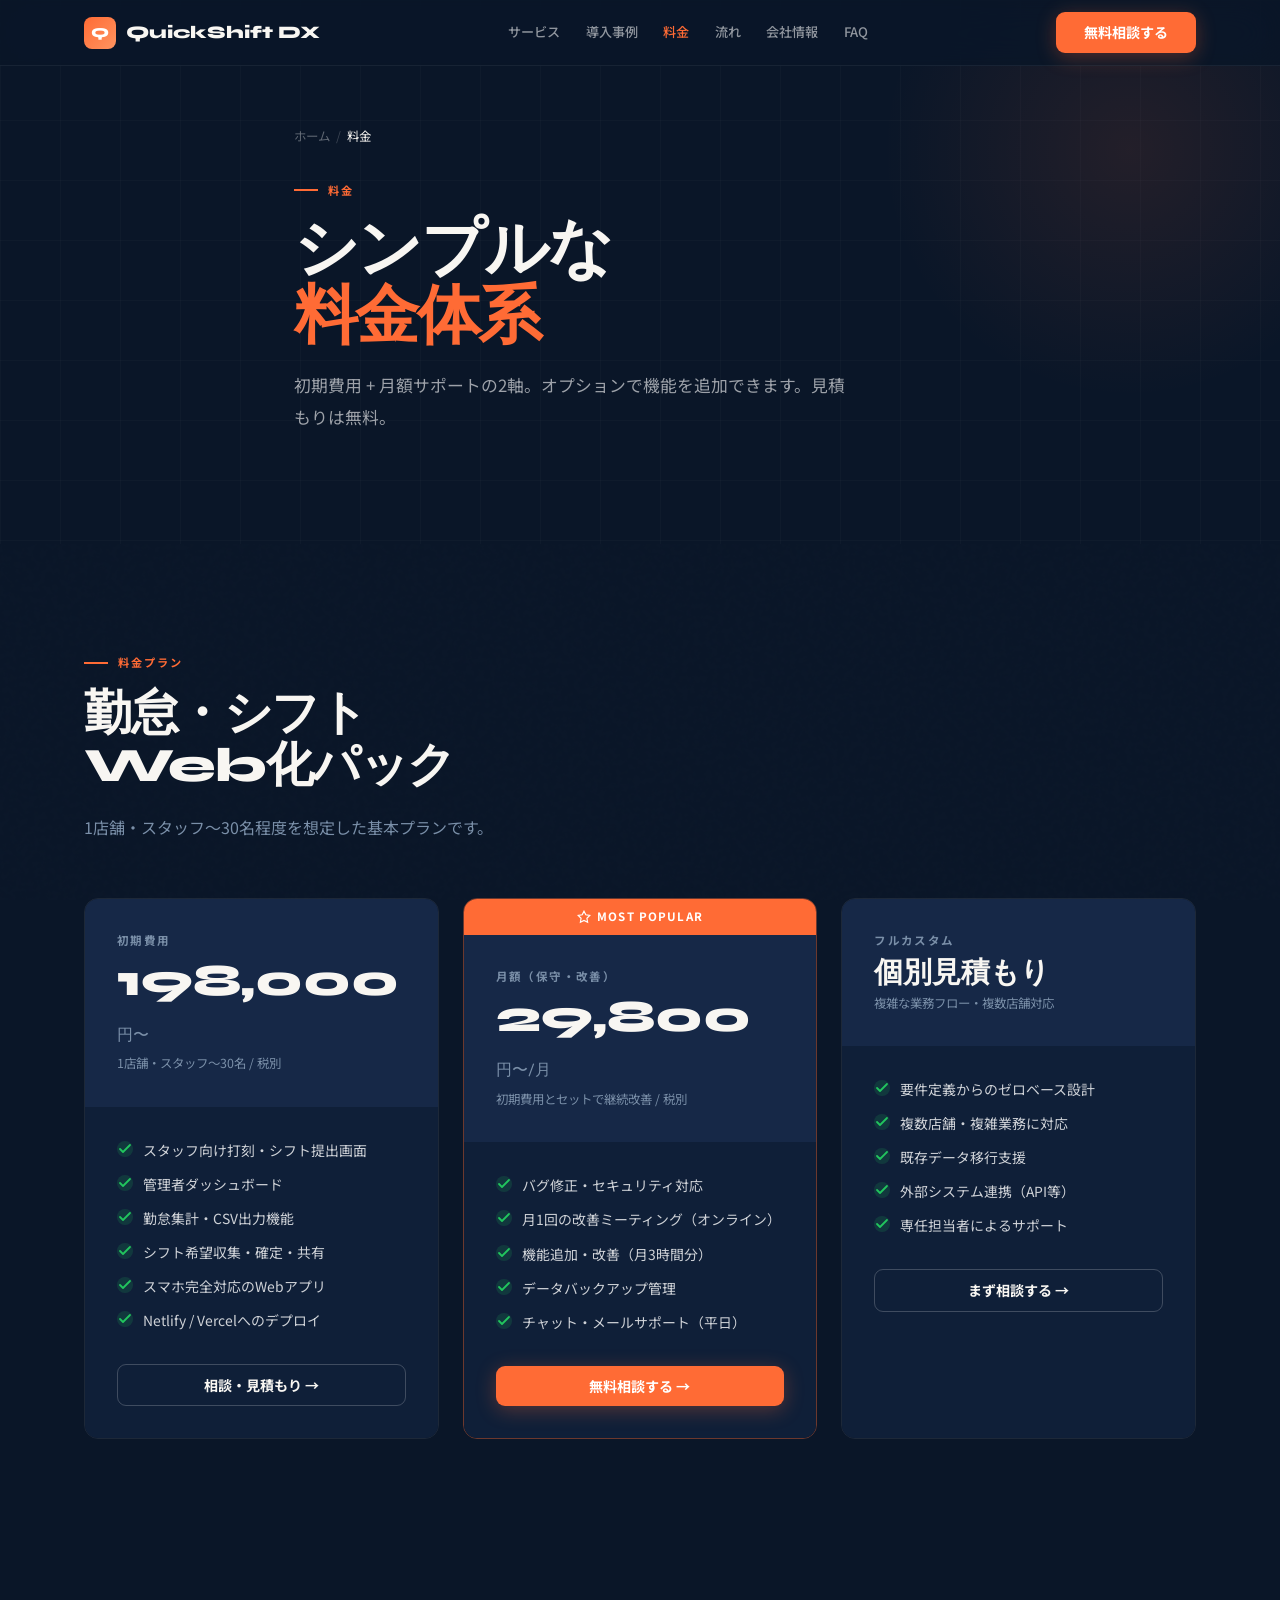
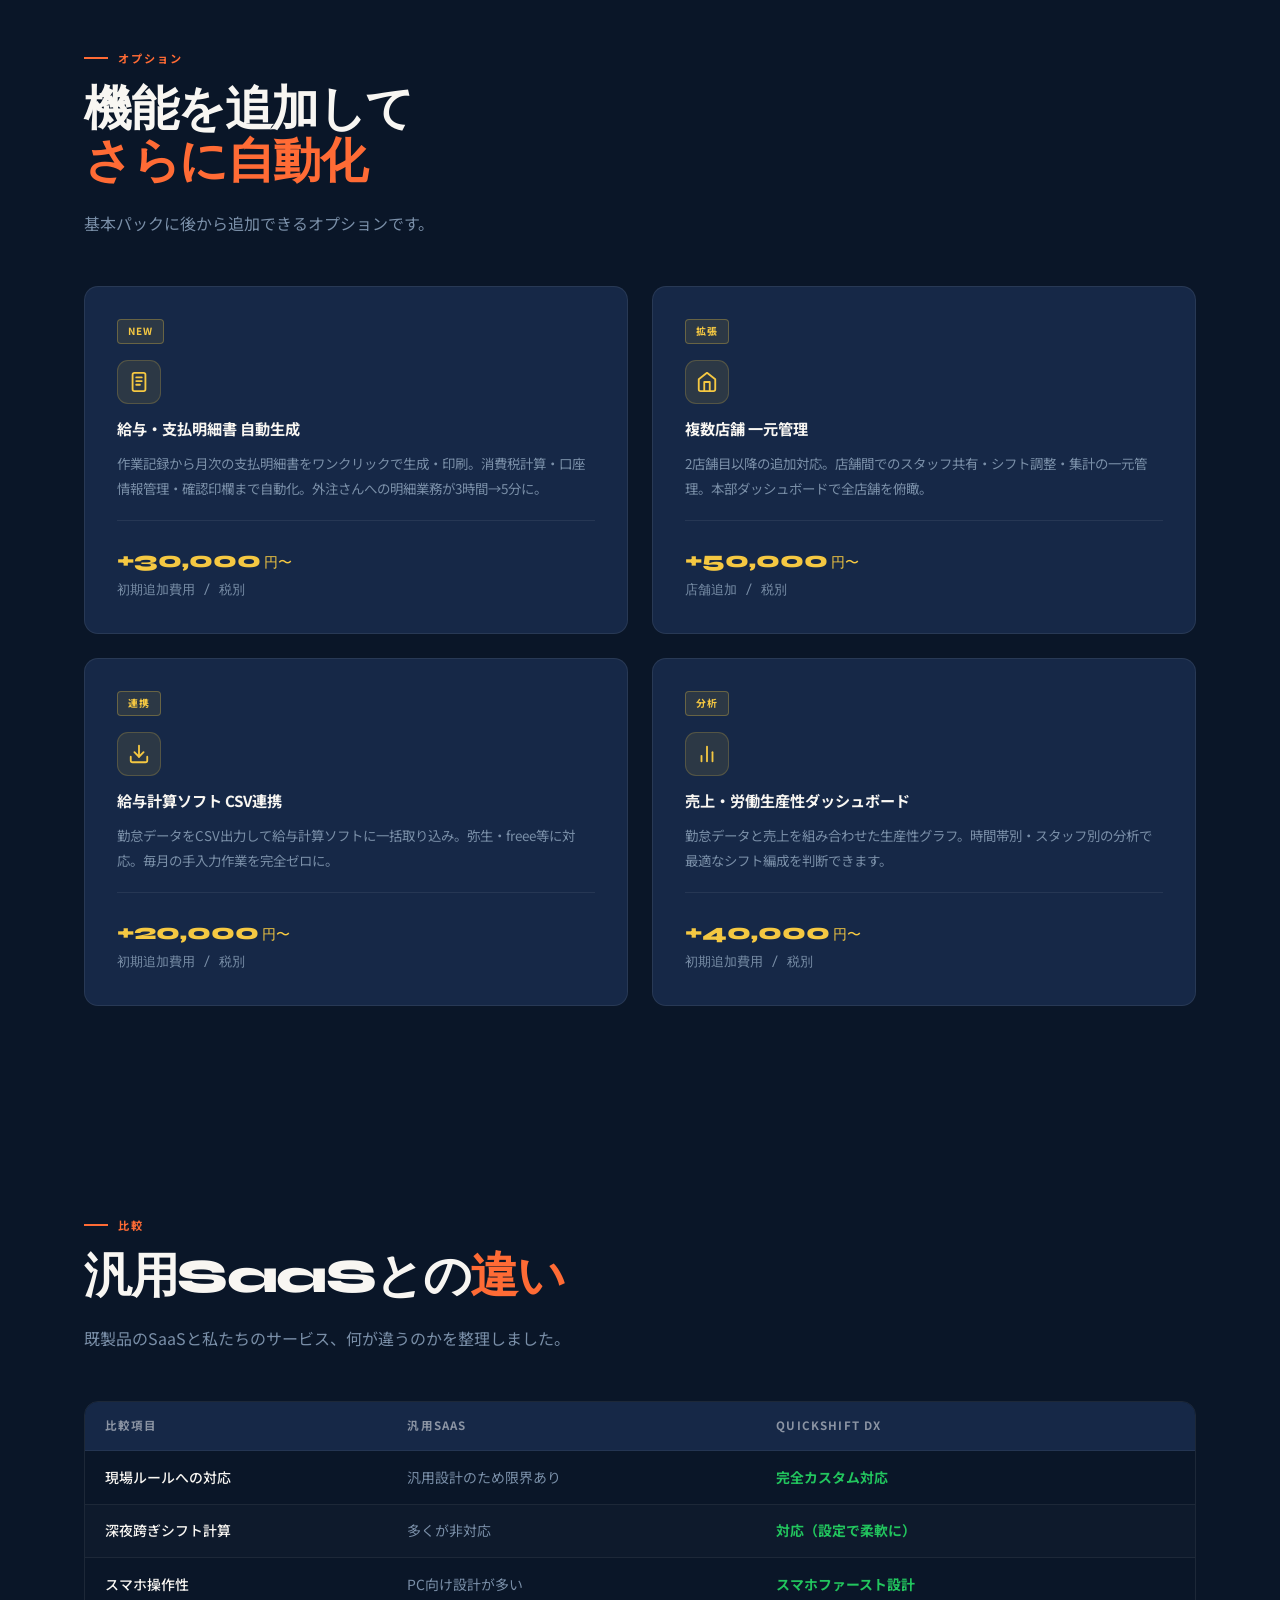
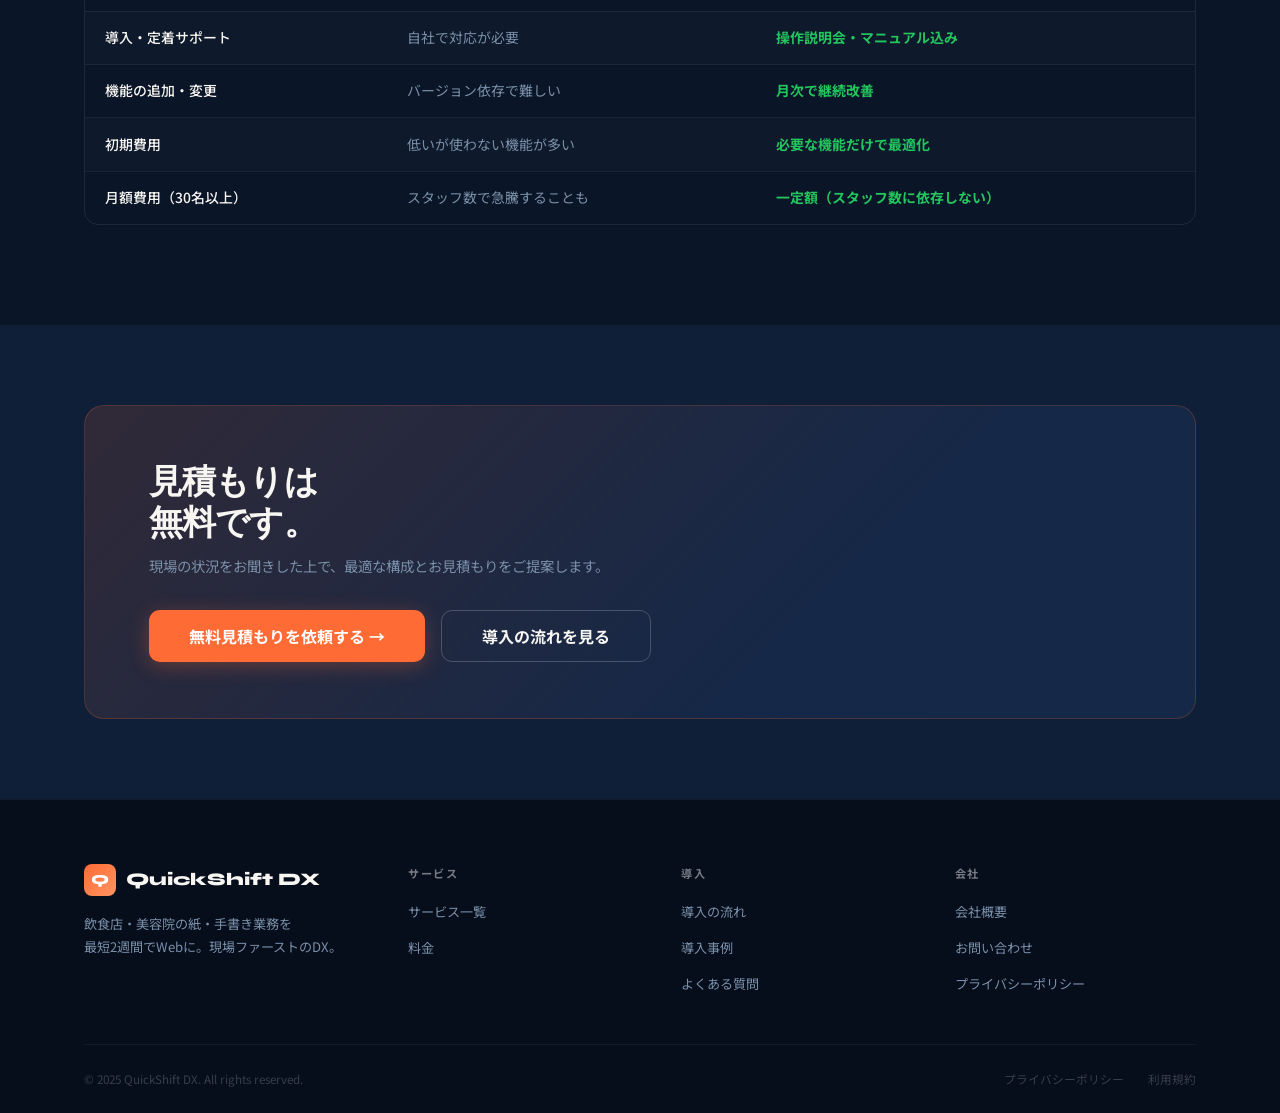
<file: pricing.html>
<!DOCTYPE html>
<html lang="ja">
<head>
<meta charset="UTF-8"><meta name="viewport" content="width=device-width, initial-scale=1.0">
<title>料金 | QuickShift DX</title>
<meta name="description" content="QuickShift DXの料金体系。初期費用・月額・オプション費用。シンプルで透明な料金設定。">
<link rel="preconnect" href="https://fonts.googleapis.com">
<link href="https://fonts.googleapis.com/css2?family=Noto+Sans+JP:wght@400;500;700;900&family=Syne:wght@700;800;900&family=DM+Mono:wght@400;500&display=swap" rel="stylesheet">
<style>
/* =====================================================
   QuickShift DX — Unified Design System 2025
   Theme: Industrial Warm / Tech-Forward (Dark)
   Fonts: Syne (display) · Noto Sans JP (body) · DM Mono (code)
===================================================== */
@import url('https://fonts.googleapis.com/css2?family=Noto+Sans+JP:wght@400;500;700;900&family=Syne:wght@700;800;900&family=DM+Mono:wght@400;500&display=swap');

/* ── CSS VARIABLES ── */
:root {
  --navy:      #0a1628;
  --navy-2:    #0f1f38;
  --navy-3:    #162847;
  --navy-4:    #1e3354;
  --accent:    #ff6b35;
  --accent-2:  #ff9460;
  --gold:      #f5c842;
  --mango:     #ff8c00;
  --white:     #f8f6f2;
  --gray:      #7a8fa8;
  --gray-lt:   #b0c0d4;
  --green:     #22c55e;
  --radius:    14px;
  --radius-sm: 8px;
  --max-w:     1240px;
  --header-h:  66px;
}

/* ── RESET ── */
*, *::before, *::after { box-sizing: border-box; margin: 0; padding: 0; }
html { scroll-behavior: smooth; font-size: 16px; }
body {
  font-family: 'Noto Sans JP', sans-serif;
  background: var(--navy);
  color: var(--white);
  overflow-x: hidden;
  line-height: 1.7;
}
a { text-decoration: none; color: inherit; }
img { max-width: 100%; display: block; }
ul, ol { list-style: none; }
button { font-family: inherit; cursor: pointer; }

/* Noise texture overlay */
body::before {
  content: '';
  position: fixed; inset: 0;
  background-image: url("data:image/svg+xml,%3Csvg viewBox='0 0 200 200' xmlns='http://www.w3.org/2000/svg'%3E%3Cfilter id='n'%3E%3CfeTurbulence type='fractalNoise' baseFrequency='0.75' numOctaves='4' stitchTiles='stitch'/%3E%3C/filter%3E%3Crect width='100%25' height='100%25' filter='url(%23n)' opacity='0.04'/%3E%3C/svg%3E");
  pointer-events: none; z-index: 0; opacity: .3;
}

/* ── LAYOUT ── */
.container {
  max-width: var(--max-w);
  margin: 0 auto;
  padding: 0 5%;
  position: relative;
  z-index: 1;
}
.section { padding: 100px 0; }
.section-sm { padding: 70px 0; }
.bg-navy-2 { background: var(--navy-2); }
.bg-navy-3 { background: var(--navy-3); }

/* ── TYPOGRAPHY ── */
.section-label {
  display: inline-flex; align-items: center; gap: 10px;
  font-size: .7rem; font-weight: 700; letter-spacing: .18em; text-transform: uppercase;
  color: var(--accent); margin-bottom: 1rem;
}
.section-label::before {
  content: ''; width: 24px; height: 2px;
  background: var(--accent); flex-shrink: 0;
}
.section-title {
  font-family: 'Syne', sans-serif;
  font-size: clamp(1.8rem, 4vw, 3rem);
  font-weight: 900; line-height: 1.08;
  letter-spacing: -.03em; color: var(--white);
  margin-bottom: 1.25rem;
}
.section-title em { font-style: normal; color: var(--accent); }
.section-sub {
  font-size: clamp(.9rem, 1.5vw, 1rem);
  color: var(--gray); line-height: 1.9;
  max-width: 560px;
}

/* ── BUTTONS ── */
.btn {
  display: inline-flex; align-items: center; gap: 8px;
  padding: 13px 28px; border-radius: 9px;
  font-weight: 700; font-size: .88rem;
  cursor: pointer; transition: all .2s ease;
  border: none; font-family: 'Noto Sans JP', sans-serif;
  line-height: 1; white-space: nowrap;
}
.btn-primary {
  background: var(--accent); color: #fff;
  box-shadow: 0 4px 20px rgba(255,107,53,.3);
}
.btn-primary:hover {
  background: var(--accent-2);
  transform: translateY(-2px);
  box-shadow: 0 8px 32px rgba(255,107,53,.5);
}
.btn-outline {
  background: transparent;
  border: 1.5px solid rgba(255,255,255,.2);
  color: var(--white);
}
.btn-outline:hover {
  border-color: var(--accent); color: var(--accent);
}
.btn-gold {
  background: var(--gold); color: var(--navy);
  font-weight: 900; box-shadow: 0 4px 20px rgba(245,200,66,.25);
}
.btn-gold:hover {
  background: #ffe06b; transform: translateY(-2px);
  box-shadow: 0 8px 32px rgba(245,200,66,.45);
}
.btn-ghost {
  background: rgba(255,255,255,.06);
  border: 1px solid rgba(255,255,255,.1);
  color: var(--white);
}
.btn-ghost:hover { background: rgba(255,255,255,.1); }
.btn-lg { padding: 17px 40px; font-size: 1rem; border-radius: 11px; }
.btn-sm { padding: 9px 18px; font-size: .8rem; border-radius: 7px; }

/* ── HEADER ── */
.site-header {
  position: fixed; top: 0; left: 0; right: 0;
  z-index: 500; height: var(--header-h);
  background: rgba(10,22,40,.92);
  backdrop-filter: blur(20px) saturate(180%);
  border-bottom: 1px solid rgba(255,255,255,.06);
  transition: border-color .3s;
}
.site-header.scrolled { border-bottom-color: rgba(255,107,53,.15); }
.header-inner {
  max-width: var(--max-w); margin: 0 auto; padding: 0 5%;
  height: 100%; display: flex; align-items: center; justify-content: space-between;
  gap: 1rem;
}
.logo {
  display: flex; align-items: center; gap: 10px;
  font-family: 'Syne', sans-serif;
  font-size: 1.1rem; font-weight: 900; color: var(--white);
  flex-shrink: 0;
}
.logo-mark {
  width: 32px; height: 32px;
  background: linear-gradient(135deg, var(--accent), var(--accent-2));
  border-radius: 8px; display: flex; align-items: center;
  justify-content: center; font-size: .85rem; font-weight: 900; color: #fff;
}
.site-nav { display: flex; align-items: center; gap: .1rem; }
.site-nav a {
  padding: 8px 12px; border-radius: 7px;
  font-size: .82rem; font-weight: 500;
  color: rgba(255,255,255,.55); transition: all .15s;
}
.site-nav a:hover { color: var(--white); background: rgba(255,255,255,.07); }
.site-nav a.active { color: var(--accent); }

/* ── MOBILE NAV ── */
.hamburger-btn {
  display: none; background: none; border: none; color: var(--white);
  flex-direction: column; gap: 5px; padding: 6px;
}
.hamburger-btn span {
  display: block; width: 22px; height: 2px;
  background: currentColor; border-radius: 2px;
  transition: all .25s;
}
.mobile-nav {
  display: none; position: fixed; inset: 0; z-index: 490;
  background: rgba(10,22,40,.98); backdrop-filter: blur(24px);
  padding: calc(var(--header-h) + 20px) 5% 40px;
  flex-direction: column; gap: .35rem;
  overflow-y: auto;
}
.mobile-nav.open { display: flex; }
.mobile-nav a {
  display: block; padding: 14px 0;
  font-size: 1.1rem; font-weight: 700;
  color: rgba(255,255,255,.7);
  border-bottom: 1px solid rgba(255,255,255,.06);
  transition: color .15s;
}
.mobile-nav a:hover { color: var(--accent); }
.mobile-nav .btn { margin-top: 1.5rem; width: 100%; justify-content: center; }
.mobile-nav-close {
  position: fixed; top: 16px; right: 5%;
  background: rgba(255,255,255,.08); border: none;
  color: var(--white); width: 38px; height: 38px;
  border-radius: 50%; display: flex; align-items: center;
  justify-content: center; font-size: 1.2rem; z-index: 491;
  transition: background .15s;
}
.mobile-nav-close:hover { background: rgba(255,255,255,.14); }

/* ── PAGE HERO ── */
.page-hero {
  padding: calc(var(--header-h) + 60px) 0 70px;
  background: var(--navy);
  position: relative; overflow: hidden;
}
.page-hero::before {
  content: '';
  position: absolute; top: -100px; right: -100px;
  width: 500px; height: 500px;
  background: radial-gradient(circle, rgba(255,107,53,.1) 0%, transparent 70%);
  pointer-events: none;
}
.page-hero::after {
  content: '';
  position: absolute; inset: 0;
  background-image:
    linear-gradient(rgba(255,255,255,.02) 1px, transparent 1px),
    linear-gradient(90deg, rgba(255,255,255,.02) 1px, transparent 1px);
  background-size: 60px 60px;
  pointer-events: none;
}
.page-hero .container { position: relative; z-index: 2; max-width: 820px; }
.page-hero h1 {
  font-family: 'Syne', sans-serif;
  font-size: clamp(2.2rem, 5.5vw, 4rem);
  font-weight: 900; line-height: 1.05;
  letter-spacing: -.04em; color: var(--white);
  margin-bottom: 1.25rem;
}
.page-hero h1 em { font-style: normal; color: var(--accent); }
.page-hero .lead {
  font-size: clamp(.9rem, 1.8vw, 1.05rem);
  color: rgba(255,255,255,.6); line-height: 1.9;
  max-width: 560px; margin-bottom: 2.5rem;
}
.page-hero .cta-row { display: flex; gap: 1rem; flex-wrap: wrap; }

/* Breadcrumb */
.breadcrumb {
  display: flex; align-items: center; gap: 6px;
  margin-bottom: 1.5rem; font-size: .78rem;
}
.breadcrumb a { color: rgba(255,255,255,.35); transition: color .15s; }
.breadcrumb a:hover { color: rgba(255,255,255,.7); }
.breadcrumb-sep { color: rgba(255,255,255,.2); }
.breadcrumb-current { color: rgba(255,255,255,.65); }

/* ── CARDS ── */
.card {
  background: var(--navy-3);
  border: 1px solid rgba(255,255,255,.08);
  border-radius: var(--radius);
  padding: 2.25rem;
  transition: all .3s ease;
}
.card:hover {
  border-color: rgba(255,107,53,.25);
  transform: translateY(-4px);
  box-shadow: 0 16px 48px rgba(0,0,0,.3);
}
.card-icon {
  width: 48px; height: 48px; border-radius: 12px;
  background: rgba(255,107,53,.1);
  display: flex; align-items: center; justify-content: center;
  margin-bottom: 1.25rem;
}
.card-icon svg { width: 22px; height: 22px; }
.card h3 {
  font-size: 1rem; font-weight: 700;
  color: var(--white); margin-bottom: .6rem;
}
.card p { font-size: .87rem; color: var(--gray); line-height: 1.85; }

/* ── GRID HELPERS ── */
.grid-2 { display: grid; grid-template-columns: repeat(2, 1fr); gap: 1.5rem; }
.grid-3 { display: grid; grid-template-columns: repeat(3, 1fr); gap: 1.5rem; }
.grid-4 { display: grid; grid-template-columns: repeat(4, 1fr); gap: 1.5rem; }
.grid-auto { display: grid; grid-template-columns: repeat(auto-fit, minmax(280px, 1fr)); gap: 1.5rem; }

/* ── DIVIDER GRID (bordered) ── */
.div-grid {
  display: grid;
  background: rgba(255,255,255,.05);
  border: 1px solid rgba(255,255,255,.06);
  border-radius: 16px; overflow: hidden;
  gap: 1px;
}
.div-grid > * { background: var(--navy-2); }

/* ── TAGS / BADGES ── */
.badge {
  display: inline-flex; align-items: center; gap: 7px;
  padding: 5px 13px; border-radius: 99px;
  font-size: .7rem; font-weight: 700; letter-spacing: .08em;
}
.badge-accent {
  background: rgba(255,107,53,.12);
  border: 1px solid rgba(255,107,53,.3);
  color: var(--accent);
}
.badge-gold {
  background: rgba(245,200,66,.1);
  border: 1px solid rgba(245,200,66,.3);
  color: var(--gold);
}
.badge-mango {
  background: rgba(255,140,0,.12);
  border: 1px solid rgba(255,140,0,.3);
  color: var(--mango);
}
.badge-green {
  background: rgba(34,197,94,.1);
  border: 1px solid rgba(34,197,94,.3);
  color: #4ade80;
}

/* ── CHECK LIST ── */
.check-list { display: flex; flex-direction: column; gap: .6rem; }
.check-list li {
  display: flex; align-items: flex-start; gap: 10px;
  font-size: .87rem; color: rgba(255,255,255,.8); line-height: 1.7;
}
.check-list li::before {
  content: '';
  width: 18px; height: 18px; border-radius: 50%; flex-shrink: 0; margin-top: 1px;
  background: rgba(34,197,94,.15)
    url("data:image/svg+xml,%3Csvg viewBox='0 0 18 18' xmlns='http://www.w3.org/2000/svg'%3E%3Cpath d='M4 9l3.5 3.5L14 5.5' stroke='%2322c55e' stroke-width='2' stroke-linecap='round' stroke-linejoin='round' fill='none'/%3E%3C/svg%3E")
    center / contain;
}
.check-list.accent li::before {
  background: rgba(255,107,53,.12)
    url("data:image/svg+xml,%3Csvg viewBox='0 0 18 18' xmlns='http://www.w3.org/2000/svg'%3E%3Cpath d='M4 9l3.5 3.5L14 5.5' stroke='%23ff6b35' stroke-width='2' stroke-linecap='round' stroke-linejoin='round' fill='none'/%3E%3C/svg%3E")
    center / contain;
}

/* ── PULSE DOT ── */
.pulse-dot {
  width: 7px; height: 7px; background: var(--accent);
  border-radius: 50%; flex-shrink: 0;
  animation: pulse 2s ease-in-out infinite;
}
@keyframes pulse {
  0%,100% { opacity:1; box-shadow: 0 0 0 0 rgba(255,107,53,.5); }
  50%      { opacity:.5; box-shadow: 0 0 0 6px rgba(255,107,53,0); }
}

/* ── REVEAL ANIMATIONS ── */
.reveal {
  opacity: 0; transform: translateY(24px);
  transition: opacity .7s cubic-bezier(.4,0,.2,1), transform .7s cubic-bezier(.4,0,.2,1);
}
.reveal.visible { opacity: 1; transform: none; }
.reveal-delay-1 { transition-delay: .1s; }
.reveal-delay-2 { transition-delay: .2s; }
.reveal-delay-3 { transition-delay: .3s; }
.reveal-delay-4 { transition-delay: .4s; }
.reveal-delay-5 { transition-delay: .5s; }

/* ── CTA BAND ── */
.cta-band {
  padding: 80px 0;
  background: var(--navy-2);
}
.cta-band-inner {
  background: linear-gradient(135deg, rgba(255,107,53,.14) 0%, rgba(22,40,71,1) 65%);
  border: 1px solid rgba(255,107,53,.2);
  border-radius: 20px; padding: 3.5rem 4rem;
  display: flex; justify-content: space-between;
  align-items: center; gap: 2rem; flex-wrap: wrap;
}
.cta-band-title {
  font-family: 'Syne', sans-serif;
  font-size: clamp(1.4rem, 3vw, 2.1rem);
  font-weight: 900; line-height: 1.2;
  letter-spacing: -.025em; color: var(--white);
  margin-bottom: .6rem;
}
.cta-band-sub { font-size: .9rem; color: var(--gray); line-height: 1.75; }
.cta-band-btns { display: flex; gap: 1rem; flex-wrap: wrap; flex-shrink: 0; }

/* ── FOOTER ── */
.site-footer {
  background: #060e1c;
  border-top: 1px solid rgba(255,255,255,.05);
  padding: 4rem 0 0;
}
.footer-inner {
  display: grid;
  grid-template-columns: 260px 1fr;
  gap: 4rem;
  padding-bottom: 3rem;
  border-bottom: 1px solid rgba(255,255,255,.05);
}
.footer-brand .logo { margin-bottom: 1rem; }
.footer-brand p { font-size: .82rem; color: var(--gray); line-height: 1.8; }
.footer-links { display: grid; grid-template-columns: repeat(3, 1fr); gap: 2rem; }
.footer-col h4 {
  font-size: .7rem; font-weight: 700; letter-spacing: .14em;
  text-transform: uppercase; color: rgba(255,255,255,.45);
  margin-bottom: .9rem;
}
.footer-col ul { display: flex; flex-direction: column; gap: .55rem; }
.footer-col ul li a {
  font-size: .82rem; color: var(--gray); transition: color .15s;
}
.footer-col ul li a:hover { color: var(--accent); }
.footer-bottom {
  padding: 1.5rem 0;
  display: flex; justify-content: space-between;
  align-items: center; flex-wrap: wrap; gap: 1rem;
}
.footer-bottom p { font-size: .73rem; color: rgba(255,255,255,.2); }
.footer-bottom-links { display: flex; gap: 1.5rem; }
.footer-bottom-links a {
  font-size: .73rem; color: rgba(255,255,255,.2); transition: color .15s;
}
.footer-bottom-links a:hover { color: var(--gray); }

/* ── MONOSPACE / CODE ── */
.mono { font-family: 'DM Mono', monospace; }

/* ── SCROLLBAR ── */
::-webkit-scrollbar { width: 6px; height: 6px; }
::-webkit-scrollbar-track { background: var(--navy-2); }
::-webkit-scrollbar-thumb { background: var(--navy-4); border-radius: 3px; }

/* ══════════════════════════════════════
   RESPONSIVE
══════════════════════════════════════ */
@media (max-width: 1024px) {
  .grid-4 { grid-template-columns: repeat(2, 1fr); }
  .footer-inner { grid-template-columns: 1fr; gap: 2.5rem; }
  .footer-links { grid-template-columns: repeat(3, 1fr); }
}

@media (max-width: 768px) {
  :root { --header-h: 60px; }
  .site-nav, .nav-cta { display: none; }
  .hamburger-btn { display: flex; }
  .section { padding: 72px 0; }
  .section-sm { padding: 50px 0; }
  .grid-2, .grid-3 { grid-template-columns: 1fr; }
  .cta-band-inner { flex-direction: column; text-align: center; padding: 2.5rem 2rem; }
  .cta-band-btns { justify-content: center; }
  .footer-links { grid-template-columns: repeat(2, 1fr); }
  .page-hero { padding: calc(var(--header-h) + 40px) 0 50px; }
}

@media (max-width: 480px) {
  .grid-4 { grid-template-columns: 1fr; }
  .footer-links { grid-template-columns: 1fr 1fr; gap: 1.5rem; }
  .btn-lg { padding: 15px 28px; font-size: .95rem; }
  .page-hero h1 { font-size: clamp(1.9rem, 8vw, 2.8rem); }
  .section-title { font-size: clamp(1.6rem, 6vw, 2.2rem); }
}


.pricing-grid{display:grid;grid-template-columns:repeat(3,1fr);gap:1.5rem;margin-top:3.5rem}
.price-card{border-radius:var(--radius);overflow:hidden;border:1px solid rgba(255,255,255,.08);transition:all .3s}
.price-card:hover{transform:translateY(-6px);box-shadow:0 24px 60px rgba(0,0,0,.4)}
.price-card.featured{border-color:rgba(255,107,53,.4)}
.price-ribbon{background:var(--accent);color:#fff;text-align:center;padding:8px 16px;font-size:.72rem;font-weight:700;letter-spacing:.1em;display:flex;align-items:center;justify-content:center;gap:6px}
.price-head{padding:2rem;background:var(--navy-3)}
.price-plan{font-size:.72rem;font-weight:700;letter-spacing:.12em;text-transform:uppercase;color:var(--gray);margin-bottom:.5rem}
.price-amount{font-family:'Syne',sans-serif;font-size:clamp(2rem,5vw,2.8rem);font-weight:900;line-height:1;color:var(--white);margin-bottom:.3rem}
.price-amount .unit{font-size:1rem;font-weight:400;color:var(--gray)}
.price-note{font-size:.78rem;color:var(--gray)}
.price-body{padding:2rem;background:var(--navy-2);height:100%}
.price-features{display:flex;flex-direction:column;gap:.7rem;margin-bottom:2rem}
.price-features li{display:flex;align-items:flex-start;gap:10px;font-size:.87rem;color:rgba(255,255,255,.8);line-height:1.65}
.price-features li::before{content:'';width:16px;height:16px;border-radius:50%;flex-shrink:0;margin-top:2px;background:rgba(34,197,94,.15) url("data:image/svg+xml,%3Csvg viewBox='0 0 16 16' xmlns='http://www.w3.org/2000/svg'%3E%3Cpath d='M3 8l3 3 7-7' stroke='%2322c55e' stroke-width='1.8' stroke-linecap='round' stroke-linejoin='round' fill='none'/%3E%3C/svg%3E") center/contain}
.option-grid{display:grid;grid-template-columns:repeat(2,1fr);gap:1.5rem;margin-top:3rem}
.option-card{background:var(--navy-3);border:1px solid rgba(255,255,255,.08);border-radius:var(--radius);padding:2rem;display:flex;flex-direction:column}
.option-tag{display:inline-block;font-size:.62rem;font-weight:700;letter-spacing:.1em;text-transform:uppercase;background:rgba(245,200,66,.1);color:var(--gold);border:1px solid rgba(245,200,66,.3);padding:3px 10px;border-radius:4px;margin-bottom:1rem;width:fit-content}
.option-card h3{font-size:.95rem;font-weight:700;color:var(--white);margin-bottom:.6rem}
.option-card p{font-size:.84rem;color:var(--gray);line-height:1.8;flex:1}
.option-price{margin-top:1.25rem;padding-top:1.25rem;border-top:1px solid rgba(255,255,255,.07);font-family:'DM Mono',monospace;font-size:.82rem;color:var(--gray)}
.option-price .op-val{font-family:'Syne',sans-serif;font-size:1.4rem;font-weight:900;color:var(--gold)}
.compare-wrap{overflow-x:auto;margin-top:3rem;border-radius:var(--radius);border:1px solid rgba(255,255,255,.08)}
.compare-table{width:100%;border-collapse:collapse;min-width:540px}
.compare-table th,.compare-table td{padding:.9rem 1.25rem;text-align:left;border-bottom:1px solid rgba(255,255,255,.06);font-size:.87rem}
.compare-table thead th{background:var(--navy-3);color:rgba(255,255,255,.5);font-size:.72rem;font-weight:700;letter-spacing:.1em;text-transform:uppercase}
.compare-table tbody td:first-child{color:var(--white);font-weight:500}
.compare-table .c-us{color:var(--green);font-weight:700}.compare-table .c-no{color:var(--gray)}
.compare-table tr:last-child td{border-bottom:none}
.compare-table tr:nth-child(even) td{background:rgba(255,255,255,.02)}
@media(max-width:900px){.pricing-grid{grid-template-columns:1fr}}
@media(max-width:680px){.option-grid{grid-template-columns:1fr}}

</style>
</head>
<body>
<header class="site-header" id="site-header">
  <div class="header-inner">
    <a href="index.html" class="logo"><div class="logo-mark">Q</div>QuickShift DX</a>
    <nav class="site-nav">      <a href="services.html">サービス</a>
      <a href="cases.html">導入事例</a>
      <a href="pricing.html" class="active">料金</a>
      <a href="process.html">流れ</a>
      <a href="company.html">会社情報</a>
      <a href="faq.html">FAQ</a></nav>
    <a href="contact.html" class="btn btn-primary nav-cta">無料相談する</a>
    <button class="hamburger-btn" onclick="openNav()"><span></span><span></span><span></span></button>
  </div>
</header>
<nav class="mobile-nav" id="mobile-nav">
  <button class="mobile-nav-close" onclick="closeNav()"><svg width="16" height="16" viewBox="0 0 24 24" fill="none" stroke="currentColor" stroke-width="2.5" stroke-linecap="round"><line x1="18" y1="6" x2="6" y2="18"/><line x1="6" y1="6" x2="18" y2="18"/></svg></button>
  <a href="index.html">ホーム</a>
  <a href="services.html">サービス</a>
  <a href="cases.html">導入事例</a>
  <a href="pricing.html">料金</a>
  <a href="process.html">流れ</a>
  <a href="company.html">会社情報</a>
  <a href="faq.html">FAQ</a>
  <a href="contact.html" class="btn btn-primary">無料相談する</a>
</nav>

<section class="page-hero">
  <div class="container">
    <nav class="breadcrumb"><a href="index.html">ホーム</a><span class="breadcrumb-sep">/</span><span class="breadcrumb-cur">料金</span></nav>
    <div class="section-label reveal">料金</div>
    <h1 class="reveal reveal-delay-1">シンプルな<br><em>料金体系</em></h1>
    <p class="lead reveal reveal-delay-2">初期費用 + 月額サポートの2軸。オプションで機能を追加できます。見積もりは無料。</p>
  </div>
</section>

<section class="section bg2">
  <div class="container">
    <div class="section-label reveal">料金プラン</div>
    <h2 class="section-title reveal reveal-delay-1">勤怠・シフト<br>Web化パック</h2>
    <p class="section-sub reveal reveal-delay-2">1店舗・スタッフ〜30名程度を想定した基本プランです。</p>
    <div class="pricing-grid">
      <div class="price-card reveal reveal-delay-1">
        <div class="price-head">
          <div class="price-plan">初期費用</div>
          <div class="price-amount">198,000<span class="unit"> 円〜</span></div>
          <div class="price-note">1店舗・スタッフ〜30名 / 税別</div>
        </div>
        <div class="price-body">
          <ul class="price-features">
            <li>スタッフ向け打刻・シフト提出画面</li>
            <li>管理者ダッシュボード</li>
            <li>勤怠集計・CSV出力機能</li>
            <li>シフト希望収集・確定・共有</li>
            <li>スマホ完全対応のWebアプリ</li>
            <li>Netlify / Vercelへのデプロイ</li>
          </ul>
          <a href="contact.html" class="btn btn-outline" style="width:100%;justify-content:center">相談・見積もり →</a>
        </div>
      </div>

      <div class="price-card featured reveal reveal-delay-2">
        <div class="price-ribbon">
          <svg width="14" height="14" viewBox="0 0 24 24" fill="none" stroke="currentColor" stroke-width="2"><polygon points="12 2 15.09 8.26 22 9.27 17 14.14 18.18 21.02 12 17.77 5.82 21.02 7 14.14 2 9.27 8.91 8.26 12 2"/></svg>
          MOST POPULAR
        </div>
        <div class="price-head">
          <div class="price-plan">月額（保守・改善）</div>
          <div class="price-amount">29,800<span class="unit"> 円〜/月</span></div>
          <div class="price-note">初期費用とセットで継続改善 / 税別</div>
        </div>
        <div class="price-body">
          <ul class="price-features">
            <li>バグ修正・セキュリティ対応</li>
            <li>月1回の改善ミーティング（オンライン）</li>
            <li>機能追加・改善（月3時間分）</li>
            <li>データバックアップ管理</li>
            <li>チャット・メールサポート（平日）</li>
          </ul>
          <a href="contact.html" class="btn btn-primary" style="width:100%;justify-content:center">無料相談する →</a>
        </div>
      </div>

      <div class="price-card reveal reveal-delay-3">
        <div class="price-head">
          <div class="price-plan">フルカスタム</div>
          <div class="price-amount" style="font-size:1.8rem">個別見積もり</div>
          <div class="price-note">複雑な業務フロー・複数店舗対応</div>
        </div>
        <div class="price-body">
          <ul class="price-features">
            <li>要件定義からのゼロベース設計</li>
            <li>複数店舗・複雑業務に対応</li>
            <li>既存データ移行支援</li>
            <li>外部システム連携（API等）</li>
            <li>専任担当者によるサポート</li>
          </ul>
          <a href="contact.html" class="btn btn-outline" style="width:100%;justify-content:center">まず相談する →</a>
        </div>
      </div>
    </div>
  </div>
</section>

<section class="section">
  <div class="container">
    <div class="section-label reveal">オプション</div>
    <h2 class="section-title reveal reveal-delay-1">機能を追加して<br><em>さらに自動化</em></h2>
    <p class="section-sub reveal reveal-delay-2">基本パックに後から追加できるオプションです。</p>
    <div class="option-grid">
      <div class="option-card reveal reveal-delay-1">
        <div class="option-tag">NEW</div>
        <div style="width:44px;height:44px;border-radius:11px;background:rgba(245,200,66,.1);border:1px solid rgba(245,200,66,.2);display:flex;align-items:center;justify-content:center;margin-bottom:.75rem"><svg width="22" height="22" viewBox="0 0 24 24" fill="none" stroke="#f5c842" stroke-width="2" stroke-linecap="round" stroke-linejoin="round"><rect x="5" y="2" width="14" height="20" rx="2"/><line x1="9" y1="7" x2="15" y2="7"/><line x1="9" y1="11" x2="15" y2="11"/><line x1="9" y1="15" x2="13" y2="15"/></svg></div>
        <h3>給与・支払明細書 自動生成</h3>
        <p>作業記録から月次の支払明細書をワンクリックで生成・印刷。消費税計算・口座情報管理・確認印欄まで自動化。外注さんへの明細業務が3時間→5分に。</p>
        <div class="option-price"><div class="op-val">+30,000<span style="font-size:.9rem;font-weight:400"> 円〜</span></div>初期追加費用 / 税別</div>
      </div>
      <div class="option-card reveal reveal-delay-2">
        <div class="option-tag">拡張</div>
        <div style="width:44px;height:44px;border-radius:11px;background:rgba(245,200,66,.1);border:1px solid rgba(245,200,66,.2);display:flex;align-items:center;justify-content:center;margin-bottom:.75rem"><svg width="22" height="22" viewBox="0 0 24 24" fill="none" stroke="#f5c842" stroke-width="2" stroke-linecap="round" stroke-linejoin="round"><path d="M3 9l9-7 9 7v11a2 2 0 0 1-2 2H5a2 2 0 0 1-2-2z"/><polyline points="9 22 9 12 15 12 15 22"/></svg></div>
        <h3>複数店舗 一元管理</h3>
        <p>2店舗目以降の追加対応。店舗間でのスタッフ共有・シフト調整・集計の一元管理。本部ダッシュボードで全店舗を俯瞰。</p>
        <div class="option-price"><div class="op-val">+50,000<span style="font-size:.9rem;font-weight:400"> 円〜</span></div>店舗追加 / 税別</div>
      </div>
      <div class="option-card reveal reveal-delay-3">
        <div class="option-tag">連携</div>
        <div style="width:44px;height:44px;border-radius:11px;background:rgba(245,200,66,.1);border:1px solid rgba(245,200,66,.2);display:flex;align-items:center;justify-content:center;margin-bottom:.75rem"><svg width="22" height="22" viewBox="0 0 24 24" fill="none" stroke="#f5c842" stroke-width="2" stroke-linecap="round" stroke-linejoin="round"><path d="M21 15v4a2 2 0 0 1-2 2H5a2 2 0 0 1-2-2v-4"/><polyline points="7 10 12 15 17 10"/><line x1="12" y1="15" x2="12" y2="3"/></svg></div>
        <h3>給与計算ソフト CSV連携</h3>
        <p>勤怠データをCSV出力して給与計算ソフトに一括取り込み。弥生・freee等に対応。毎月の手入力作業を完全ゼロに。</p>
        <div class="option-price"><div class="op-val">+20,000<span style="font-size:.9rem;font-weight:400"> 円〜</span></div>初期追加費用 / 税別</div>
      </div>
      <div class="option-card reveal reveal-delay-4">
        <div class="option-tag">分析</div>
        <div style="width:44px;height:44px;border-radius:11px;background:rgba(245,200,66,.1);border:1px solid rgba(245,200,66,.2);display:flex;align-items:center;justify-content:center;margin-bottom:.75rem"><svg width="22" height="22" viewBox="0 0 24 24" fill="none" stroke="#f5c842" stroke-width="2" stroke-linecap="round" stroke-linejoin="round"><line x1="18" y1="20" x2="18" y2="10"/><line x1="12" y1="20" x2="12" y2="4"/><line x1="6" y1="20" x2="6" y2="14"/></svg></div>
        <h3>売上・労働生産性ダッシュボード</h3>
        <p>勤怠データと売上を組み合わせた生産性グラフ。時間帯別・スタッフ別の分析で最適なシフト編成を判断できます。</p>
        <div class="option-price"><div class="op-val">+40,000<span style="font-size:.9rem;font-weight:400"> 円〜</span></div>初期追加費用 / 税別</div>
      </div>
    </div>
  </div>
</section>

<section class="section bg2">
  <div class="container">
    <div class="section-label reveal">比較</div>
    <h2 class="section-title reveal reveal-delay-1">汎用SaaSとの<em>違い</em></h2>
    <p class="section-sub reveal reveal-delay-2">既製品のSaaSと私たちのサービス、何が違うのかを整理しました。</p>
    <div class="compare-wrap reveal reveal-delay-3">
      <table class="compare-table">
        <thead><tr><th>比較項目</th><th>汎用SaaS</th><th>QuickShift DX</th></tr></thead>
        <tbody>
          <tr><td>現場ルールへの対応</td><td class="c-no">汎用設計のため限界あり</td><td class="c-us">完全カスタム対応</td></tr>
          <tr><td>深夜跨ぎシフト計算</td><td class="c-no">多くが非対応</td><td class="c-us">対応（設定で柔軟に）</td></tr>
          <tr><td>スマホ操作性</td><td class="c-no">PC向け設計が多い</td><td class="c-us">スマホファースト設計</td></tr>
          <tr><td>導入・定着サポート</td><td class="c-no">自社で対応が必要</td><td class="c-us">操作説明会・マニュアル込み</td></tr>
          <tr><td>機能の追加・変更</td><td class="c-no">バージョン依存で難しい</td><td class="c-us">月次で継続改善</td></tr>
          <tr><td>初期費用</td><td class="c-no">低いが使わない機能が多い</td><td class="c-us">必要な機能だけで最適化</td></tr>
          <tr><td>月額費用（30名以上）</td><td class="c-no">スタッフ数で急騰することも</td><td class="c-us">一定額（スタッフ数に依存しない）</td></tr>
        </tbody>
      </table>
    </div>
  </div>
</section>

<div class="cta-band">
  <div class="container">
    <div class="cta-band-inner reveal">
      <div>
        <div class="cta-band-title">見積もりは<br>無料です。</div>
        <p class="cta-band-sub">現場の状況をお聞きした上で、最適な構成とお見積もりをご提案します。</p>
      </div>
      <div class="cta-band-btns">
        <a href="contact.html" class="btn btn-primary btn-lg">無料見積もりを依頼する →</a>
        <a href="process.html" class="btn btn-outline btn-lg">導入の流れを見る</a>
      </div>
    </div>
  </div>
</div>

<footer class="site-footer">
  <div class="container">
    <div class="footer-inner">
      <div class="footer-brand">
        <a href="index.html" class="logo"><div class="logo-mark">Q</div>QuickShift DX</a>
        <p>飲食店・美容院の紙・手書き業務を<br>最短2週間でWebに。現場ファーストのDX。</p>
      </div>
      <div class="footer-links">
        <div class="footer-col"><h4>サービス</h4><ul><li><a href="services.html">サービス一覧</a></li><li><a href="pricing.html">料金</a></li></ul></div>
        <div class="footer-col"><h4>導入</h4><ul><li><a href="process.html">導入の流れ</a></li><li><a href="cases.html">導入事例</a></li><li><a href="faq.html">よくある質問</a></li></ul></div>
        <div class="footer-col"><h4>会社</h4><ul><li><a href="company.html">会社概要</a></li><li><a href="contact.html">お問い合わせ</a></li><li><a href="privacy.html">プライバシーポリシー</a></li></ul></div>
      </div>
    </div>
    <div class="footer-bottom"><p>© 2025 QuickShift DX. All rights reserved.</p><div class="footer-bottom-links"><a href="privacy.html">プライバシーポリシー</a><a href="terms.html">利用規約</a></div></div>
  </div>
</footer>
<script>
const hdr=document.getElementById("site-header");
window.addEventListener("scroll",()=>hdr.classList.toggle("scrolled",window.scrollY>40),{passive:true});
function openNav(){document.getElementById("mobile-nav").classList.add("open");document.body.style.overflow="hidden"}
function closeNav(){document.getElementById("mobile-nav").classList.remove("open");document.body.style.overflow=""}
const ro=new IntersectionObserver(entries=>entries.forEach(e=>{if(e.isIntersecting)e.target.classList.add("visible")}),{threshold:.08,rootMargin:"0px 0px -30px 0px"});
document.querySelectorAll(".reveal").forEach(el=>ro.observe(el));
document.querySelectorAll("[data-counter]").forEach(el=>{
  const obs=new IntersectionObserver(([e])=>{if(!e.isIntersecting)return;obs.disconnect();
  const t=parseFloat(el.dataset.counter),d=el.dataset.counter.includes(".")?1:0;
  let c=0;const s=t/60;const tm=setInterval(()=>{c=Math.min(c+s,t);el.textContent=d?c.toFixed(1):Math.floor(c);if(c>=t)clearInterval(tm)},16)},{threshold:.5});obs.observe(el)});
document.querySelectorAll(".faq-trigger").forEach(btn=>{btn.addEventListener("click",()=>{
  const item=btn.closest(".faq-item"),isOpen=item.classList.contains("open");
  document.querySelectorAll(".faq-item.open").forEach(i=>i.classList.remove("open"));
  if(!isOpen)item.classList.add("open")})});
</script>
</body>
</html>
</file>
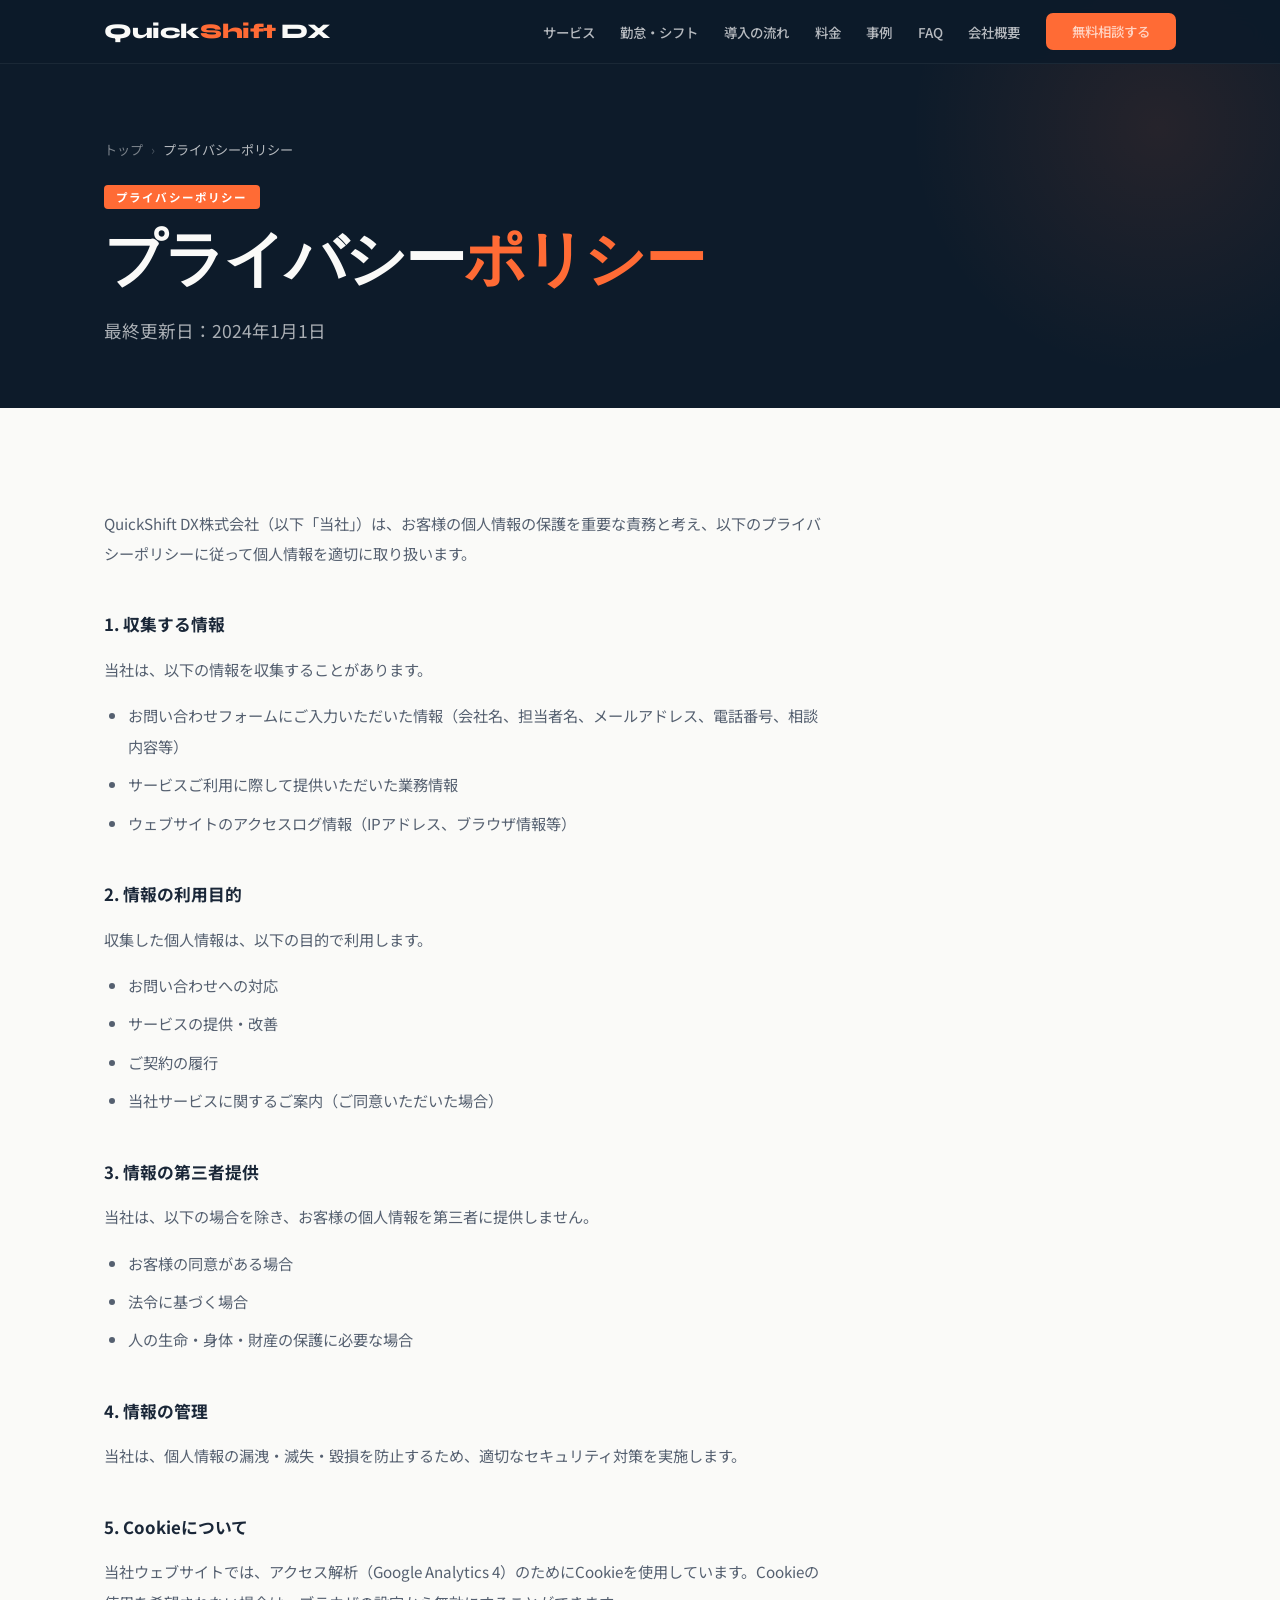
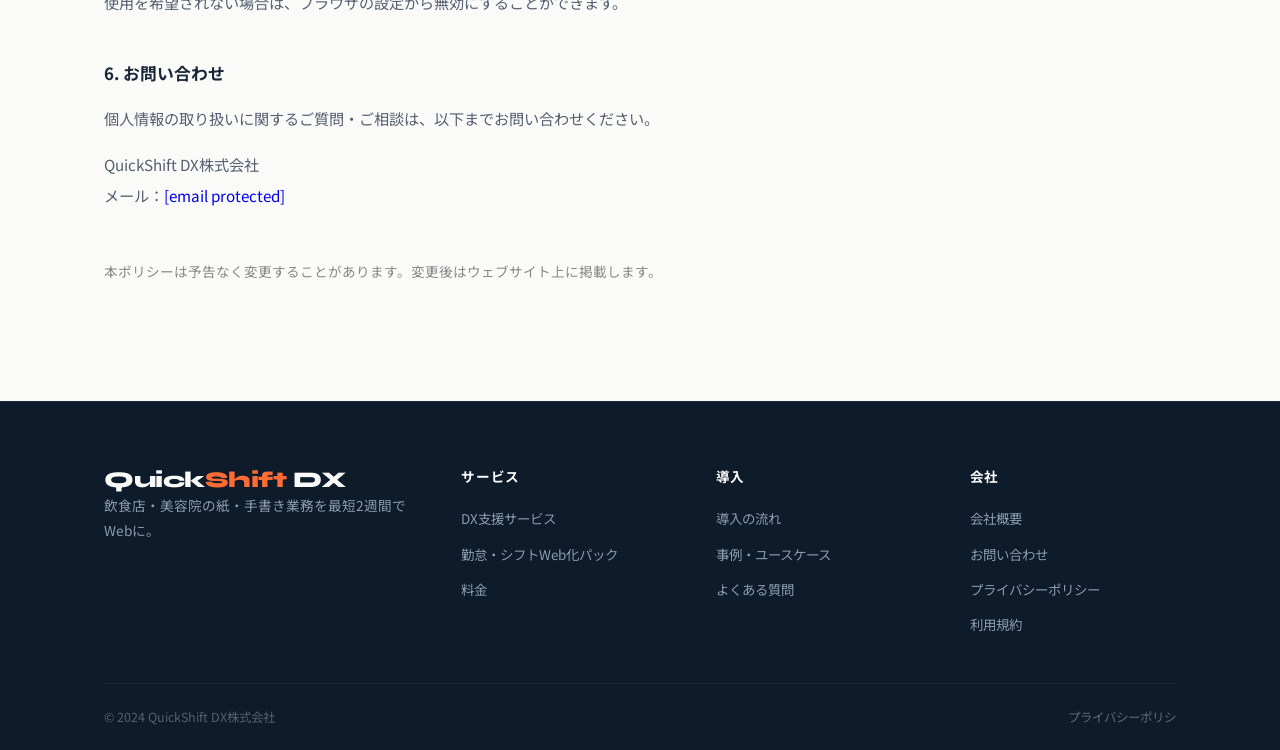
<file: privacy.html>
<!DOCTYPE html>
<html lang="ja">
<head>
<meta charset="UTF-8">
<meta name="viewport" content="width=device-width, initial-scale=1.0">
<title>プライバシーポリシー | QuickShift DX</title>
<style>
/* ===== QuickShift DX — Shared Styles ===== */
@import url('https://fonts.googleapis.com/css2?family=Noto+Sans+JP:wght@400;500;700;900&family=Syne:wght@700;800&display=swap');

:root {
  --navy:       #0d1b2a;
  --navy-mid:   #162032;
  --navy-light: #1e2f45;
  --accent:     #ff6b35;
  --accent-lt:  #ff8c5a;
  --white:      #fafaf8;
  --gray:       #8a9bb0;
  --gray-lt:    #e8edf3;
  --text:       #1a2738;
  --max-w:      1200px;
}

*, *::before, *::after { box-sizing: border-box; margin: 0; padding: 0; }
html { scroll-behavior: smooth; }
body {
  font-family: 'Noto Sans JP', sans-serif;
  background: var(--white);
  color: var(--text);
  overflow-x: hidden;
}
img { max-width: 100%; display: block; }
a { text-decoration: none; }

/* ── CONTAINER ── */
.container { max-width: var(--max-w); margin: 0 auto; padding: 0 5%; }

/* ── BUTTONS ── */
.btn {
  display: inline-block;
  padding: 12px 26px;
  border-radius: 7px;
  font-weight: 700;
  font-size: 0.9rem;
  cursor: pointer;
  transition: all 0.2s;
  border: none;
  font-family: 'Noto Sans JP', sans-serif;
  line-height: 1;
}
.btn-primary { background: var(--accent); color: #fff; }
.btn-primary:hover {
  background: var(--accent-lt);
  transform: translateY(-2px);
  box-shadow: 0 6px 20px rgba(255,107,53,.4);
}
.btn-outline { background: transparent; border: 1.5px solid rgba(255,255,255,.3); color: var(--white); }
.btn-outline:hover { border-color: var(--accent); color: var(--accent); }
.btn-outline-dark { background: transparent; border: 1.5px solid var(--gray-lt); color: var(--text); }
.btn-outline-dark:hover { border-color: var(--accent); color: var(--accent); }
.btn-white { background: #fff; color: var(--accent); }
.btn-white:hover { background: var(--navy); color: #fff; transform: translateY(-2px); box-shadow: 0 8px 30px rgba(0,0,0,.2); }
.btn-lg { padding: 16px 36px; font-size: 1.05rem; border-radius: 9px; }
.btn-block { display: block; text-align: center; width: 100%; }

/* ── HEADER ── */
.site-header {
  position: fixed;
  top: 0; left: 0; right: 0;
  z-index: 200;
  background: rgba(13,27,42,.96);
  backdrop-filter: blur(14px);
  border-bottom: 1px solid rgba(255,255,255,.06);
  height: 64px;
}
.header-inner {
  max-width: var(--max-w);
  margin: 0 auto;
  padding: 0 5%;
  height: 100%;
  display: flex;
  align-items: center;
  justify-content: space-between;
}
.logo {
  font-family: 'Syne', sans-serif;
  font-size: 1.3rem;
  font-weight: 800;
  color: var(--white);
  letter-spacing: -.02em;
}
.logo span { color: var(--accent); }
.site-nav {
  display: flex;
  align-items: center;
  gap: 1.6rem;
}
.site-nav a {
  color: rgba(255,255,255,.7);
  font-size: .84rem;
  font-weight: 500;
  transition: color .2s;
}
.site-nav a:hover, .site-nav a.active { color: var(--white); }
.hamburger {
  display: none;
  flex-direction: column;
  gap: 5px;
  cursor: pointer;
  padding: 4px;
  background: none;
  border: none;
}
.hamburger span {
  display: block;
  width: 24px; height: 2px;
  background: var(--white);
  border-radius: 2px;
  transition: all .3s;
}
.hamburger.open span:nth-child(1) { transform: translateY(7px) rotate(45deg); }
.hamburger.open span:nth-child(2) { opacity: 0; }
.hamburger.open span:nth-child(3) { transform: translateY(-7px) rotate(-45deg); }
.mobile-nav {
  display: none;
  position: fixed;
  top: 64px; left: 0; right: 0; bottom: 0;
  background: var(--navy);
  z-index: 190;
  padding: 2rem 5%;
  flex-direction: column;
  gap: 1.5rem;
  overflow-y: auto;
}
.mobile-nav.open { display: flex; }
.mobile-nav a {
  color: var(--white);
  font-size: 1.1rem;
  font-weight: 700;
  border-bottom: 1px solid rgba(255,255,255,.07);
  padding-bottom: 1.25rem;
}

/* ── SECTION COMMONS ── */
.section { padding: 100px 0; }
.section-sm { padding: 70px 0; }
.section-tag {
  display: inline-block;
  background: var(--accent);
  color: #fff;
  font-size: .72rem;
  font-weight: 700;
  letter-spacing: .1em;
  padding: 4px 12px;
  border-radius: 4px;
  margin-bottom: 1rem;
  text-transform: uppercase;
}
h2.section-title {
  font-family: 'Syne', sans-serif;
  font-size: clamp(1.8rem, 4vw, 2.8rem);
  font-weight: 800;
  letter-spacing: -.03em;
  line-height: 1.15;
  margin-bottom: 1rem;
}
.section-lead {
  font-size: 1.05rem;
  color: #556070;
  line-height: 1.9;
  max-width: 580px;
  margin-bottom: 3rem;
}
.section-lead.wide { max-width: 720px; }

/* dark variant */
.bg-navy { background: var(--navy); }
.bg-navy h2.section-title { color: var(--white); }
.bg-navy .section-lead { color: var(--gray); }
.bg-gray { background: #f5f7fa; }

/* ── PAGE HERO ── */
.page-hero {
  background: var(--navy);
  padding: 140px 0 80px;
  position: relative;
  overflow: hidden;
}
.page-hero::before {
  content: '';
  position: absolute;
  top: -30%; right: -10%;
  width: 500px; height: 500px;
  background: radial-gradient(circle, rgba(255,107,53,.1) 0%, transparent 70%);
}
.page-hero .section-tag { margin-bottom: 1.2rem; }
.page-hero h1 {
  font-family: 'Syne', sans-serif;
  font-size: clamp(2.2rem, 5vw, 3.8rem);
  font-weight: 800;
  color: var(--white);
  letter-spacing: -.03em;
  line-height: 1.1;
  margin-bottom: 1.25rem;
}
.page-hero h1 em { font-style: normal; color: var(--accent); }
.page-hero p {
  color: rgba(255,255,255,.65);
  font-size: 1.1rem;
  line-height: 1.85;
  max-width: 560px;
}
.page-hero .hero-cta { margin-top: 2.5rem; display: flex; gap: 1rem; flex-wrap: wrap; }

/* ── FOOTER ── */
.site-footer {
  background: var(--navy);
  border-top: 1px solid rgba(255,255,255,.06);
}
.footer-main {
  display: grid;
  grid-template-columns: 1.5fr 1fr 1fr 1fr;
  gap: 3rem;
  padding: 4rem 0 3rem;
}
.footer-brand .logo { font-size: 1.4rem; margin-bottom: 1rem; }
.footer-brand p { font-size: .85rem; color: var(--gray); line-height: 1.8; }
.footer-col h4 { color: var(--white); font-size: .85rem; font-weight: 700; margin-bottom: 1.2rem; letter-spacing: .05em; }
.footer-col ul { list-style: none; display: flex; flex-direction: column; gap: .7rem; }
.footer-col ul a { color: var(--gray); font-size: .84rem; transition: color .2s; }
.footer-col ul a:hover { color: var(--white); }
.footer-bottom {
  border-top: 1px solid rgba(255,255,255,.06);
  padding: 1.5rem 0;
  display: flex;
  justify-content: space-between;
  align-items: center;
  flex-wrap: wrap;
  gap: 1rem;
}
.footer-bottom p { color: rgba(255,255,255,.3); font-size: .78rem; }
.footer-bottom-links { display: flex; gap: 1.5rem; }
.footer-bottom-links a { color: rgba(255,255,255,.35); font-size: .78rem; }
.footer-bottom-links a:hover { color: rgba(255,255,255,.7); }

/* ── FLOATING CTA ── */
.floating-cta {
  position: fixed;
  bottom: 2rem; right: 2rem;
  z-index: 180;
  opacity: 0;
  transform: translateY(10px);
  transition: all .4s;
  pointer-events: none;
}
.floating-cta.visible { opacity: 1; transform: translateY(0); pointer-events: all; }
.floating-cta .btn { box-shadow: 0 8px 30px rgba(255,107,53,.5); }

/* ── CARDS ── */
.card {
  background: #fff;
  border: 1.5px solid var(--gray-lt);
  border-radius: 14px;
  padding: 2.5rem;
  transition: all .3s;
  position: relative;
  overflow: hidden;
}
.card::before {
  content: '';
  position: absolute;
  top: 0; left: 0; right: 0;
  height: 3px;
  background: var(--accent);
  transform: scaleX(0);
  transform-origin: left;
  transition: transform .3s;
}
.card:hover { transform: translateY(-4px); box-shadow: 0 12px 40px rgba(13,27,42,.12); border-color: var(--accent); }
.card:hover::before { transform: scaleX(1); }

.card-dark {
  background: var(--navy-mid);
  border: 1px solid rgba(255,255,255,.07);
  border-radius: 14px;
  padding: 2.5rem;
  transition: all .3s;
}
.card-dark:hover { background: var(--navy-light); transform: translateY(-4px); }

/* ── FEATURE LIST ── */
.feature-list { list-style: none; display: flex; flex-direction: column; gap: .9rem; }
.feature-list li { display: flex; align-items: flex-start; gap: 12px; font-size: .93rem; line-height: 1.65; }
.feature-list li::before {
  content: '';
  min-width: 22px; height: 22px;
  background: var(--accent); color: #fff;
  border-radius: 50%;
  display: flex; align-items: center; justify-content: center;
  font-size: .7rem; font-weight: 700;
  margin-top: 1px; flex-shrink: 0;
}

/* ── PROCESS STEPS ── */
.steps-grid {
  display: grid;
  grid-template-columns: repeat(4, 1fr);
  gap: 0;
  position: relative;
  margin-top: 3rem;
}
.steps-grid::before {
  content: '';
  position: absolute;
  top: 32px; left: 12%; right: 12%;
  height: 1px;
  background: linear-gradient(90deg, var(--accent) 0%, var(--gray-lt) 100%);
}
.step-item { display: flex; flex-direction: column; align-items: center; text-align: center; padding: 0 1.25rem; }
.step-num {
  width: 64px; height: 64px;
  background: var(--navy); color: var(--white);
  border-radius: 50%;
  display: flex; align-items: center; justify-content: center;
  font-family: 'Syne', sans-serif;
  font-size: 1.3rem; font-weight: 800;
  margin-bottom: 1.25rem;
  position: relative; z-index: 1;
  border: 3px solid var(--accent);
}
.step-item:last-child .step-num { background: var(--accent); }
.step-item h3 { font-size: .98rem; font-weight: 700; margin-bottom: .5rem; }
.step-item p { font-size: .84rem; color: #556070; line-height: 1.7; }

/* ── FAQ ── */
.faq-list { display: flex; flex-direction: column; border: 1.5px solid var(--gray-lt); border-radius: 12px; overflow: hidden; }
.faq-item { border-bottom: 1px solid var(--gray-lt); }
.faq-item:last-child { border-bottom: none; }
.faq-q {
  width: 100%; background: #fff; border: none;
  padding: 1.4rem 1.75rem;
  text-align: left;
  font-family: 'Noto Sans JP', sans-serif;
  font-size: .94rem; font-weight: 700; color: var(--text);
  cursor: pointer;
  display: flex; justify-content: space-between; align-items: center; gap: 1rem;
  transition: background .2s;
}
.faq-q:hover { background: #fafafa; }
.faq-q.open { background: #fff8f5; }
.faq-icon {
  min-width: 26px; height: 26px;
  border: 2px solid var(--gray-lt); border-radius: 50%;
  display: flex; align-items: center; justify-content: center;
  font-size: 1.1rem; color: var(--gray); line-height: 1;
  transition: all .3s; flex-shrink: 0;
}
.faq-q.open .faq-icon { background: var(--accent); border-color: var(--accent); color: #fff; transform: rotate(45deg); }
.faq-a { display: none; padding: 0 1.75rem 1.4rem; font-size: .9rem; color: #556070; line-height: 1.9; background: #fff; }
.faq-a.open { display: block; }

/* ── FORM ── */
.form-group { display: flex; flex-direction: column; gap: 6px; }
.form-group label { font-size: .82rem; font-weight: 700; }
.form-label-dark { color: rgba(255,255,255,.7); }
.required-mark { color: var(--accent); margin-left: 4px; }
.form-input, .form-select, .form-textarea {
  border-radius: 8px;
  padding: 13px 16px;
  font-family: 'Noto Sans JP', sans-serif;
  font-size: .9rem;
  outline: none;
  transition: border-color .2s, background .2s;
}
.form-input-dark, .form-select-dark, .form-textarea-dark {
  background: rgba(255,255,255,.06);
  border: 1px solid rgba(255,255,255,.12);
  color: var(--white);
}
.form-input-dark::placeholder, .form-textarea-dark::placeholder { color: rgba(255,255,255,.3); }
.form-input-dark:focus, .form-select-dark:focus, .form-textarea-dark:focus {
  border-color: var(--accent);
  background: rgba(255,255,255,.09);
}
.form-select-dark option { background: var(--navy); color: var(--white); }
.form-textarea { resize: vertical; min-height: 120px; }
.radio-group { display: flex; gap: 1rem; flex-wrap: wrap; }
.radio-label { display: flex; align-items: center; gap: 8px; cursor: pointer; font-size: .9rem; }
.radio-label input { accent-color: var(--accent); }
.form-row { display: grid; grid-template-columns: 1fr 1fr; gap: 1.25rem; }
.form-stack { display: flex; flex-direction: column; gap: 1.25rem; }

/* ── BADGE ── */
.badge { padding: 3px 10px; border-radius: 12px; font-size: .72rem; font-weight: 700; }
.badge-in  { background: rgba(52,211,153,.15); color: #34d399; }
.badge-out { background: rgba(148,163,184,.15); color: #94a3b8; }
.badge-new { background: rgba(255,107,53,.15); color: var(--accent); }

/* ── ANIMATIONS ── */
.fade-up { opacity: 0; transform: translateY(28px); transition: opacity .65s ease, transform .65s ease; }
.fade-up.visible { opacity: 1; transform: translateY(0); }
.fade-up:nth-child(2) { transition-delay: .1s; }
.fade-up:nth-child(3) { transition-delay: .2s; }
.fade-up:nth-child(4) { transition-delay: .3s; }

/* ── SUCCESS BANNER ── */
.success-banner {
  display: none;
  background: #dcfce7; border: 1.5px solid #86efac;
  border-radius: 10px; padding: 1.25rem 1.75rem;
  color: #15803d; font-weight: 700; font-size: .95rem;
  margin-top: 1.5rem;
}

/* ── BREADCRUMB ── */
.breadcrumb { display: flex; align-items: center; gap: .5rem; margin-bottom: 1.5rem; }
.breadcrumb a { color: rgba(255,255,255,.45); font-size: .82rem; }
.breadcrumb a:hover { color: rgba(255,255,255,.8); }
.breadcrumb span { color: rgba(255,255,255,.25); font-size: .82rem; }
.breadcrumb .current { color: rgba(255,255,255,.7); font-size: .82rem; }

/* ── NOTICE ── */
.notice {
  background: rgba(255,107,53,.08);
  border: 1px solid rgba(255,107,53,.2);
  border-radius: 8px; padding: 1rem 1.25rem;
  font-size: .88rem; color: #556070; line-height: 1.8;
}

/* ── RESPONSIVE ── */
@media (max-width: 960px) {
  .footer-main { grid-template-columns: 1fr 1fr; }
  .steps-grid { grid-template-columns: 1fr 1fr; gap: 2.5rem; }
  .steps-grid::before { display: none; }
}

@media (max-width: 680px) {
  .site-nav { display: none; }
  .hamburger { display: flex; }
  .footer-main { grid-template-columns: 1fr; gap: 2rem; }
  .form-row { grid-template-columns: 1fr; }
  .steps-grid { grid-template-columns: 1fr 1fr; }
  .section { padding: 70px 0; }
  .page-hero { padding: 120px 0 60px; }
}

</style>
<style>
.legal-content { max-width: 720px; font-size: .95rem; line-height: 2; color: #556070; }
.legal-content h3 { font-size: 1.05rem; font-weight: 700; color: var(--text); margin: 2.5rem 0 .75rem; }
.legal-content p { margin-bottom: 1rem; }
.legal-content ul { padding-left: 1.5rem; margin-bottom: 1rem; }
.legal-content ul li { margin-bottom: .5rem; }

/* ── SVG Icons ── */
.svg-icon { display:inline-flex; align-items:center; justify-content:center; }
.svg-icon svg { width:100%; height:100%; }
.svg-icon-block { display:flex; align-items:center; justify-content:center; }
.svg-icon-block svg { width:100%; height:100%; }
.demo-tab-icon { display:inline-flex; align-items:center; }
.demo-tab-icon svg { width:1em; height:1em; }
.problem-icon .svg-icon svg { stroke: var(--accent); }
.service-icon .svg-icon svg { stroke: var(--accent); }
</style>
</head>
<body>
<header class="site-header">
  <div class="header-inner">
    <a href="index.html" class="logo">Quick<span>Shift</span> DX</a>
    <nav class="site-nav">
      <a href="services.html">サービス</a><a href="product/time-shift.html">勤怠・シフト</a>
      <a href="process.html">導入の流れ</a><a href="pricing.html">料金</a>
      <a href="cases.html">事例</a><a href="faq.html">FAQ</a><a href="company.html">会社概要</a>
      <a href="contact.html" class="btn btn-primary">無料相談する</a>
    </nav>
    <button class="hamburger" aria-label="メニュー"><span></span><span></span><span></span></button>
  </div>
</header>
<nav class="mobile-nav">
  <a href="index.html">トップ</a><a href="services.html">サービス</a>
  <a href="contact.html" class="btn btn-primary" style="border-radius:8px;text-align:center;">無料相談する</a>
</nav>
<section class="page-hero" style="padding:140px 0 60px">
  <div class="container">
    <nav class="breadcrumb"><a href="index.html">トップ</a><span>›</span><span class="current">プライバシーポリシー</span></nav>
    <div class="section-tag">プライバシーポリシー</div>
    <h1>プライバシー<em>ポリシー</em></h1>
    <p>最終更新日：2024年1月1日</p>
  </div>
</section>
<section class="section">
  <div class="container">
    <div class="legal-content">
      <p>QuickShift DX株式会社（以下「当社」）は、お客様の個人情報の保護を重要な責務と考え、以下のプライバシーポリシーに従って個人情報を適切に取り扱います。</p>

      <h3>1. 収集する情報</h3>
      <p>当社は、以下の情報を収集することがあります。</p>
      <ul>
        <li>お問い合わせフォームにご入力いただいた情報（会社名、担当者名、メールアドレス、電話番号、相談内容等）</li>
        <li>サービスご利用に際して提供いただいた業務情報</li>
        <li>ウェブサイトのアクセスログ情報（IPアドレス、ブラウザ情報等）</li>
      </ul>

      <h3>2. 情報の利用目的</h3>
      <p>収集した個人情報は、以下の目的で利用します。</p>
      <ul>
        <li>お問い合わせへの対応</li>
        <li>サービスの提供・改善</li>
        <li>ご契約の履行</li>
        <li>当社サービスに関するご案内（ご同意いただいた場合）</li>
      </ul>

      <h3>3. 情報の第三者提供</h3>
      <p>当社は、以下の場合を除き、お客様の個人情報を第三者に提供しません。</p>
      <ul>
        <li>お客様の同意がある場合</li>
        <li>法令に基づく場合</li>
        <li>人の生命・身体・財産の保護に必要な場合</li>
      </ul>

      <h3>4. 情報の管理</h3>
      <p>当社は、個人情報の漏洩・滅失・毀損を防止するため、適切なセキュリティ対策を実施します。</p>

      <h3>5. Cookieについて</h3>
      <p>当社ウェブサイトでは、アクセス解析（Google Analytics 4）のためにCookieを使用しています。Cookieの使用を希望されない場合は、ブラウザの設定から無効にすることができます。</p>

      <h3>6. お問い合わせ</h3>
      <p>個人情報の取り扱いに関するご質問・ご相談は、以下までお問い合わせください。</p>
      <p>QuickShift DX株式会社<br>メール：<a href="/cdn-cgi/l/email-protection" class="__cf_email__" data-cfemail="2d44434b426d5c58444e465e45444b5900495503475d">[email&#160;protected]</a></p>

      <p style="margin-top:3rem; font-size:.85rem; color:#888">本ポリシーは予告なく変更することがあります。変更後はウェブサイト上に掲載します。</p>
    </div>
  </div>
</section>
<footer class="site-footer"><div class="container">
  <div class="footer-main">
    <div class="footer-brand"><a href="index.html" class="logo">Quick<span>Shift</span> DX</a><p>飲食店・美容院の紙・手書き業務を最短2週間でWebに。</p></div>
    <div class="footer-col"><h4>サービス</h4><ul><li><a href="services.html">DX支援サービス</a></li><li><a href="product/time-shift.html">勤怠・シフトWeb化パック</a></li><li><a href="pricing.html">料金</a></li></ul></div>
    <div class="footer-col"><h4>導入</h4><ul><li><a href="process.html">導入の流れ</a></li><li><a href="cases.html">事例・ユースケース</a></li><li><a href="faq.html">よくある質問</a></li></ul></div>
    <div class="footer-col"><h4>会社</h4><ul><li><a href="company.html">会社概要</a></li><li><a href="contact.html">お問い合わせ</a></li><li><a href="privacy.html">プライバシーポリシー</a></li><li><a href="terms.html">利用規約</a></li></ul></div>
  </div>
  <div class="footer-bottom"><p>© 2024 QuickShift DX株式会社</p><div class="footer-bottom-links"><a href="privacy.html">プライバシーポリシ
</file>
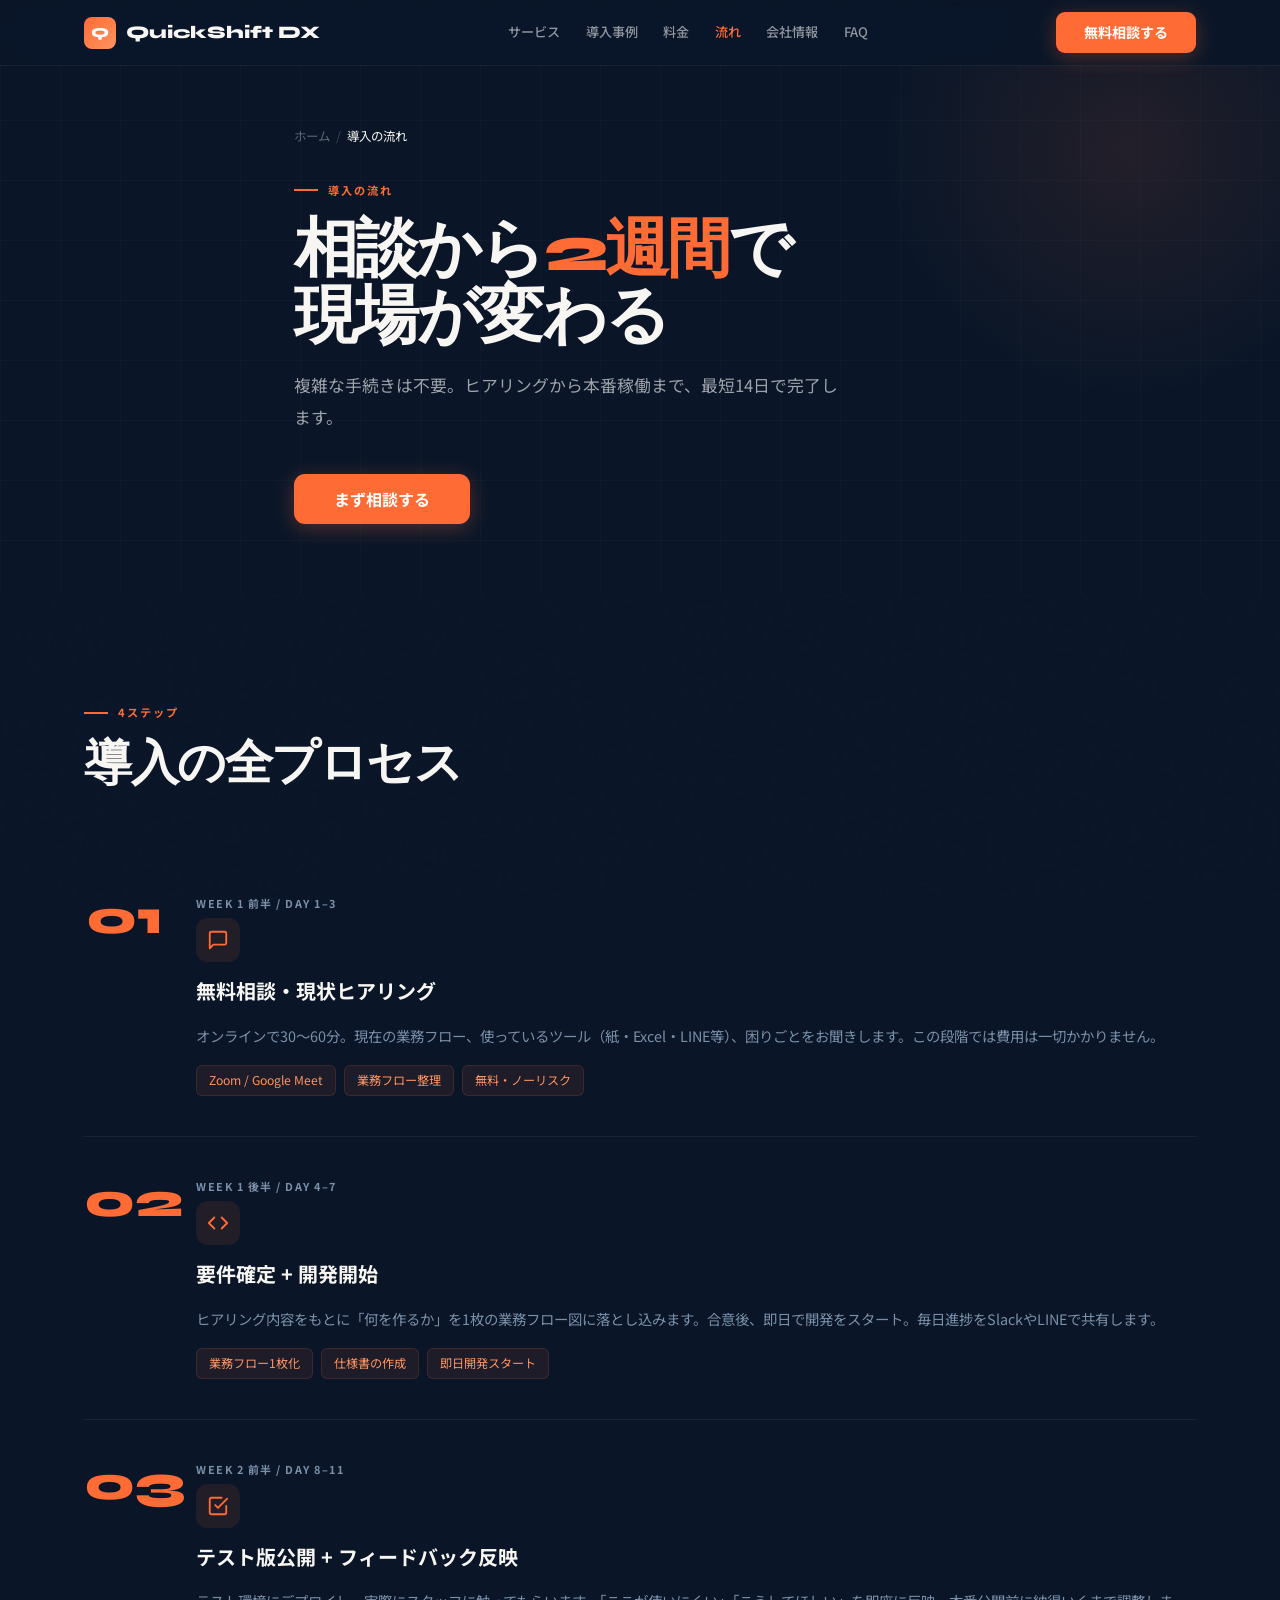
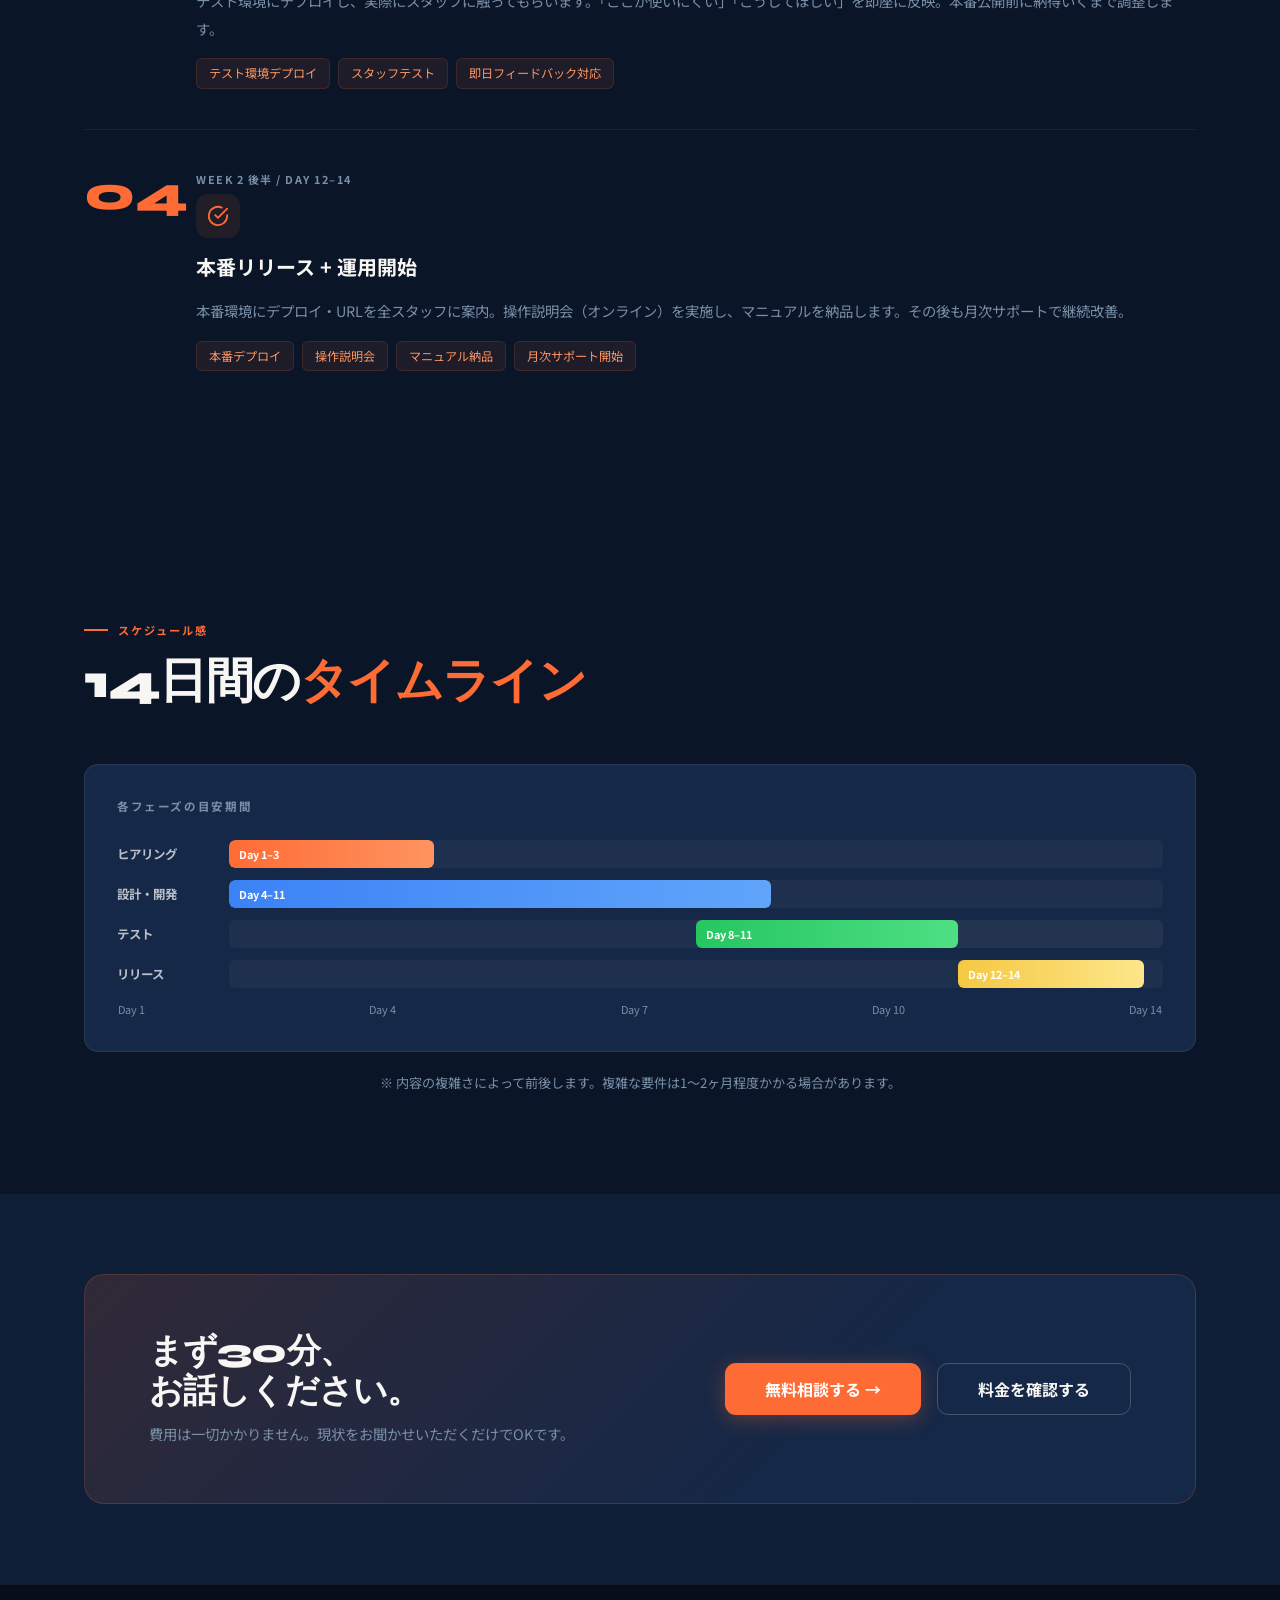
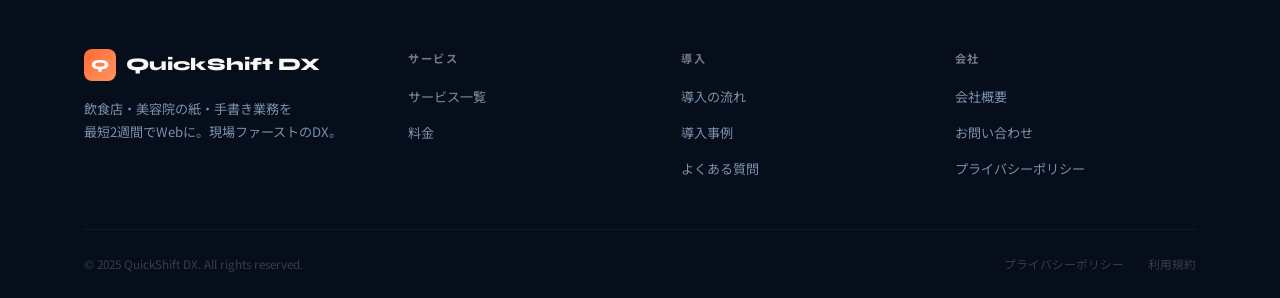
<file: process.html>
<!DOCTYPE html>
<html lang="ja">
<head>
<meta charset="UTF-8"><meta name="viewport" content="width=device-width, initial-scale=1.0">
<title>導入の流れ | QuickShift DX</title>
<meta name="description" content="相談から最短2週間で本番運用。4ステップの導入プロセスを詳しく解説。">
<link rel="preconnect" href="https://fonts.googleapis.com">
<link href="https://fonts.googleapis.com/css2?family=Noto+Sans+JP:wght@400;500;700;900&family=Syne:wght@700;800;900&family=DM+Mono:wght@400;500&display=swap" rel="stylesheet">
<style>
/* =====================================================
   QuickShift DX — Unified Design System 2025
   Theme: Industrial Warm / Tech-Forward (Dark)
   Fonts: Syne (display) · Noto Sans JP (body) · DM Mono (code)
===================================================== */
@import url('https://fonts.googleapis.com/css2?family=Noto+Sans+JP:wght@400;500;700;900&family=Syne:wght@700;800;900&family=DM+Mono:wght@400;500&display=swap');

/* ── CSS VARIABLES ── */
:root {
  --navy:      #0a1628;
  --navy-2:    #0f1f38;
  --navy-3:    #162847;
  --navy-4:    #1e3354;
  --accent:    #ff6b35;
  --accent-2:  #ff9460;
  --gold:      #f5c842;
  --mango:     #ff8c00;
  --white:     #f8f6f2;
  --gray:      #7a8fa8;
  --gray-lt:   #b0c0d4;
  --green:     #22c55e;
  --radius:    14px;
  --radius-sm: 8px;
  --max-w:     1240px;
  --header-h:  66px;
}

/* ── RESET ── */
*, *::before, *::after { box-sizing: border-box; margin: 0; padding: 0; }
html { scroll-behavior: smooth; font-size: 16px; }
body {
  font-family: 'Noto Sans JP', sans-serif;
  background: var(--navy);
  color: var(--white);
  overflow-x: hidden;
  line-height: 1.7;
}
a { text-decoration: none; color: inherit; }
img { max-width: 100%; display: block; }
ul, ol { list-style: none; }
button { font-family: inherit; cursor: pointer; }

/* Noise texture overlay */
body::before {
  content: '';
  position: fixed; inset: 0;
  background-image: url("data:image/svg+xml,%3Csvg viewBox='0 0 200 200' xmlns='http://www.w3.org/2000/svg'%3E%3Cfilter id='n'%3E%3CfeTurbulence type='fractalNoise' baseFrequency='0.75' numOctaves='4' stitchTiles='stitch'/%3E%3C/filter%3E%3Crect width='100%25' height='100%25' filter='url(%23n)' opacity='0.04'/%3E%3C/svg%3E");
  pointer-events: none; z-index: 0; opacity: .3;
}

/* ── LAYOUT ── */
.container {
  max-width: var(--max-w);
  margin: 0 auto;
  padding: 0 5%;
  position: relative;
  z-index: 1;
}
.section { padding: 100px 0; }
.section-sm { padding: 70px 0; }
.bg-navy-2 { background: var(--navy-2); }
.bg-navy-3 { background: var(--navy-3); }

/* ── TYPOGRAPHY ── */
.section-label {
  display: inline-flex; align-items: center; gap: 10px;
  font-size: .7rem; font-weight: 700; letter-spacing: .18em; text-transform: uppercase;
  color: var(--accent); margin-bottom: 1rem;
}
.section-label::before {
  content: ''; width: 24px; height: 2px;
  background: var(--accent); flex-shrink: 0;
}
.section-title {
  font-family: 'Syne', sans-serif;
  font-size: clamp(1.8rem, 4vw, 3rem);
  font-weight: 900; line-height: 1.08;
  letter-spacing: -.03em; color: var(--white);
  margin-bottom: 1.25rem;
}
.section-title em { font-style: normal; color: var(--accent); }
.section-sub {
  font-size: clamp(.9rem, 1.5vw, 1rem);
  color: var(--gray); line-height: 1.9;
  max-width: 560px;
}

/* ── BUTTONS ── */
.btn {
  display: inline-flex; align-items: center; gap: 8px;
  padding: 13px 28px; border-radius: 9px;
  font-weight: 700; font-size: .88rem;
  cursor: pointer; transition: all .2s ease;
  border: none; font-family: 'Noto Sans JP', sans-serif;
  line-height: 1; white-space: nowrap;
}
.btn-primary {
  background: var(--accent); color: #fff;
  box-shadow: 0 4px 20px rgba(255,107,53,.3);
}
.btn-primary:hover {
  background: var(--accent-2);
  transform: translateY(-2px);
  box-shadow: 0 8px 32px rgba(255,107,53,.5);
}
.btn-outline {
  background: transparent;
  border: 1.5px solid rgba(255,255,255,.2);
  color: var(--white);
}
.btn-outline:hover {
  border-color: var(--accent); color: var(--accent);
}
.btn-gold {
  background: var(--gold); color: var(--navy);
  font-weight: 900; box-shadow: 0 4px 20px rgba(245,200,66,.25);
}
.btn-gold:hover {
  background: #ffe06b; transform: translateY(-2px);
  box-shadow: 0 8px 32px rgba(245,200,66,.45);
}
.btn-ghost {
  background: rgba(255,255,255,.06);
  border: 1px solid rgba(255,255,255,.1);
  color: var(--white);
}
.btn-ghost:hover { background: rgba(255,255,255,.1); }
.btn-lg { padding: 17px 40px; font-size: 1rem; border-radius: 11px; }
.btn-sm { padding: 9px 18px; font-size: .8rem; border-radius: 7px; }

/* ── HEADER ── */
.site-header {
  position: fixed; top: 0; left: 0; right: 0;
  z-index: 500; height: var(--header-h);
  background: rgba(10,22,40,.92);
  backdrop-filter: blur(20px) saturate(180%);
  border-bottom: 1px solid rgba(255,255,255,.06);
  transition: border-color .3s;
}
.site-header.scrolled { border-bottom-color: rgba(255,107,53,.15); }
.header-inner {
  max-width: var(--max-w); margin: 0 auto; padding: 0 5%;
  height: 100%; display: flex; align-items: center; justify-content: space-between;
  gap: 1rem;
}
.logo {
  display: flex; align-items: center; gap: 10px;
  font-family: 'Syne', sans-serif;
  font-size: 1.1rem; font-weight: 900; color: var(--white);
  flex-shrink: 0;
}
.logo-mark {
  width: 32px; height: 32px;
  background: linear-gradient(135deg, var(--accent), var(--accent-2));
  border-radius: 8px; display: flex; align-items: center;
  justify-content: center; font-size: .85rem; font-weight: 900; color: #fff;
}
.site-nav { display: flex; align-items: center; gap: .1rem; }
.site-nav a {
  padding: 8px 12px; border-radius: 7px;
  font-size: .82rem; font-weight: 500;
  color: rgba(255,255,255,.55); transition: all .15s;
}
.site-nav a:hover { color: var(--white); background: rgba(255,255,255,.07); }
.site-nav a.active { color: var(--accent); }

/* ── MOBILE NAV ── */
.hamburger-btn {
  display: none; background: none; border: none; color: var(--white);
  flex-direction: column; gap: 5px; padding: 6px;
}
.hamburger-btn span {
  display: block; width: 22px; height: 2px;
  background: currentColor; border-radius: 2px;
  transition: all .25s;
}
.mobile-nav {
  display: none; position: fixed; inset: 0; z-index: 490;
  background: rgba(10,22,40,.98); backdrop-filter: blur(24px);
  padding: calc(var(--header-h) + 20px) 5% 40px;
  flex-direction: column; gap: .35rem;
  overflow-y: auto;
}
.mobile-nav.open { display: flex; }
.mobile-nav a {
  display: block; padding: 14px 0;
  font-size: 1.1rem; font-weight: 700;
  color: rgba(255,255,255,.7);
  border-bottom: 1px solid rgba(255,255,255,.06);
  transition: color .15s;
}
.mobile-nav a:hover { color: var(--accent); }
.mobile-nav .btn { margin-top: 1.5rem; width: 100%; justify-content: center; }
.mobile-nav-close {
  position: fixed; top: 16px; right: 5%;
  background: rgba(255,255,255,.08); border: none;
  color: var(--white); width: 38px; height: 38px;
  border-radius: 50%; display: flex; align-items: center;
  justify-content: center; font-size: 1.2rem; z-index: 491;
  transition: background .15s;
}
.mobile-nav-close:hover { background: rgba(255,255,255,.14); }

/* ── PAGE HERO ── */
.page-hero {
  padding: calc(var(--header-h) + 60px) 0 70px;
  background: var(--navy);
  position: relative; overflow: hidden;
}
.page-hero::before {
  content: '';
  position: absolute; top: -100px; right: -100px;
  width: 500px; height: 500px;
  background: radial-gradient(circle, rgba(255,107,53,.1) 0%, transparent 70%);
  pointer-events: none;
}
.page-hero::after {
  content: '';
  position: absolute; inset: 0;
  background-image:
    linear-gradient(rgba(255,255,255,.02) 1px, transparent 1px),
    linear-gradient(90deg, rgba(255,255,255,.02) 1px, transparent 1px);
  background-size: 60px 60px;
  pointer-events: none;
}
.page-hero .container { position: relative; z-index: 2; max-width: 820px; }
.page-hero h1 {
  font-family: 'Syne', sans-serif;
  font-size: clamp(2.2rem, 5.5vw, 4rem);
  font-weight: 900; line-height: 1.05;
  letter-spacing: -.04em; color: var(--white);
  margin-bottom: 1.25rem;
}
.page-hero h1 em { font-style: normal; color: var(--accent); }
.page-hero .lead {
  font-size: clamp(.9rem, 1.8vw, 1.05rem);
  color: rgba(255,255,255,.6); line-height: 1.9;
  max-width: 560px; margin-bottom: 2.5rem;
}
.page-hero .cta-row { display: flex; gap: 1rem; flex-wrap: wrap; }

/* Breadcrumb */
.breadcrumb {
  display: flex; align-items: center; gap: 6px;
  margin-bottom: 1.5rem; font-size: .78rem;
}
.breadcrumb a { color: rgba(255,255,255,.35); transition: color .15s; }
.breadcrumb a:hover { color: rgba(255,255,255,.7); }
.breadcrumb-sep { color: rgba(255,255,255,.2); }
.breadcrumb-current { color: rgba(255,255,255,.65); }

/* ── CARDS ── */
.card {
  background: var(--navy-3);
  border: 1px solid rgba(255,255,255,.08);
  border-radius: var(--radius);
  padding: 2.25rem;
  transition: all .3s ease;
}
.card:hover {
  border-color: rgba(255,107,53,.25);
  transform: translateY(-4px);
  box-shadow: 0 16px 48px rgba(0,0,0,.3);
}
.card-icon {
  width: 48px; height: 48px; border-radius: 12px;
  background: rgba(255,107,53,.1);
  display: flex; align-items: center; justify-content: center;
  margin-bottom: 1.25rem;
}
.card-icon svg { width: 22px; height: 22px; }
.card h3 {
  font-size: 1rem; font-weight: 700;
  color: var(--white); margin-bottom: .6rem;
}
.card p { font-size: .87rem; color: var(--gray); line-height: 1.85; }

/* ── GRID HELPERS ── */
.grid-2 { display: grid; grid-template-columns: repeat(2, 1fr); gap: 1.5rem; }
.grid-3 { display: grid; grid-template-columns: repeat(3, 1fr); gap: 1.5rem; }
.grid-4 { display: grid; grid-template-columns: repeat(4, 1fr); gap: 1.5rem; }
.grid-auto { display: grid; grid-template-columns: repeat(auto-fit, minmax(280px, 1fr)); gap: 1.5rem; }

/* ── DIVIDER GRID (bordered) ── */
.div-grid {
  display: grid;
  background: rgba(255,255,255,.05);
  border: 1px solid rgba(255,255,255,.06);
  border-radius: 16px; overflow: hidden;
  gap: 1px;
}
.div-grid > * { background: var(--navy-2); }

/* ── TAGS / BADGES ── */
.badge {
  display: inline-flex; align-items: center; gap: 7px;
  padding: 5px 13px; border-radius: 99px;
  font-size: .7rem; font-weight: 700; letter-spacing: .08em;
}
.badge-accent {
  background: rgba(255,107,53,.12);
  border: 1px solid rgba(255,107,53,.3);
  color: var(--accent);
}
.badge-gold {
  background: rgba(245,200,66,.1);
  border: 1px solid rgba(245,200,66,.3);
  color: var(--gold);
}
.badge-mango {
  background: rgba(255,140,0,.12);
  border: 1px solid rgba(255,140,0,.3);
  color: var(--mango);
}
.badge-green {
  background: rgba(34,197,94,.1);
  border: 1px solid rgba(34,197,94,.3);
  color: #4ade80;
}

/* ── CHECK LIST ── */
.check-list { display: flex; flex-direction: column; gap: .6rem; }
.check-list li {
  display: flex; align-items: flex-start; gap: 10px;
  font-size: .87rem; color: rgba(255,255,255,.8); line-height: 1.7;
}
.check-list li::before {
  content: '';
  width: 18px; height: 18px; border-radius: 50%; flex-shrink: 0; margin-top: 1px;
  background: rgba(34,197,94,.15)
    url("data:image/svg+xml,%3Csvg viewBox='0 0 18 18' xmlns='http://www.w3.org/2000/svg'%3E%3Cpath d='M4 9l3.5 3.5L14 5.5' stroke='%2322c55e' stroke-width='2' stroke-linecap='round' stroke-linejoin='round' fill='none'/%3E%3C/svg%3E")
    center / contain;
}
.check-list.accent li::before {
  background: rgba(255,107,53,.12)
    url("data:image/svg+xml,%3Csvg viewBox='0 0 18 18' xmlns='http://www.w3.org/2000/svg'%3E%3Cpath d='M4 9l3.5 3.5L14 5.5' stroke='%23ff6b35' stroke-width='2' stroke-linecap='round' stroke-linejoin='round' fill='none'/%3E%3C/svg%3E")
    center / contain;
}

/* ── PULSE DOT ── */
.pulse-dot {
  width: 7px; height: 7px; background: var(--accent);
  border-radius: 50%; flex-shrink: 0;
  animation: pulse 2s ease-in-out infinite;
}
@keyframes pulse {
  0%,100% { opacity:1; box-shadow: 0 0 0 0 rgba(255,107,53,.5); }
  50%      { opacity:.5; box-shadow: 0 0 0 6px rgba(255,107,53,0); }
}

/* ── REVEAL ANIMATIONS ── */
.reveal {
  opacity: 0; transform: translateY(24px);
  transition: opacity .7s cubic-bezier(.4,0,.2,1), transform .7s cubic-bezier(.4,0,.2,1);
}
.reveal.visible { opacity: 1; transform: none; }
.reveal-delay-1 { transition-delay: .1s; }
.reveal-delay-2 { transition-delay: .2s; }
.reveal-delay-3 { transition-delay: .3s; }
.reveal-delay-4 { transition-delay: .4s; }
.reveal-delay-5 { transition-delay: .5s; }

/* ── CTA BAND ── */
.cta-band {
  padding: 80px 0;
  background: var(--navy-2);
}
.cta-band-inner {
  background: linear-gradient(135deg, rgba(255,107,53,.14) 0%, rgba(22,40,71,1) 65%);
  border: 1px solid rgba(255,107,53,.2);
  border-radius: 20px; padding: 3.5rem 4rem;
  display: flex; justify-content: space-between;
  align-items: center; gap: 2rem; flex-wrap: wrap;
}
.cta-band-title {
  font-family: 'Syne', sans-serif;
  font-size: clamp(1.4rem, 3vw, 2.1rem);
  font-weight: 900; line-height: 1.2;
  letter-spacing: -.025em; color: var(--white);
  margin-bottom: .6rem;
}
.cta-band-sub { font-size: .9rem; color: var(--gray); line-height: 1.75; }
.cta-band-btns { display: flex; gap: 1rem; flex-wrap: wrap; flex-shrink: 0; }

/* ── FOOTER ── */
.site-footer {
  background: #060e1c;
  border-top: 1px solid rgba(255,255,255,.05);
  padding: 4rem 0 0;
}
.footer-inner {
  display: grid;
  grid-template-columns: 260px 1fr;
  gap: 4rem;
  padding-bottom: 3rem;
  border-bottom: 1px solid rgba(255,255,255,.05);
}
.footer-brand .logo { margin-bottom: 1rem; }
.footer-brand p { font-size: .82rem; color: var(--gray); line-height: 1.8; }
.footer-links { display: grid; grid-template-columns: repeat(3, 1fr); gap: 2rem; }
.footer-col h4 {
  font-size: .7rem; font-weight: 700; letter-spacing: .14em;
  text-transform: uppercase; color: rgba(255,255,255,.45);
  margin-bottom: .9rem;
}
.footer-col ul { display: flex; flex-direction: column; gap: .55rem; }
.footer-col ul li a {
  font-size: .82rem; color: var(--gray); transition: color .15s;
}
.footer-col ul li a:hover { color: var(--accent); }
.footer-bottom {
  padding: 1.5rem 0;
  display: flex; justify-content: space-between;
  align-items: center; flex-wrap: wrap; gap: 1rem;
}
.footer-bottom p { font-size: .73rem; color: rgba(255,255,255,.2); }
.footer-bottom-links { display: flex; gap: 1.5rem; }
.footer-bottom-links a {
  font-size: .73rem; color: rgba(255,255,255,.2); transition: color .15s;
}
.footer-bottom-links a:hover { color: var(--gray); }

/* ── MONOSPACE / CODE ── */
.mono { font-family: 'DM Mono', monospace; }

/* ── SCROLLBAR ── */
::-webkit-scrollbar { width: 6px; height: 6px; }
::-webkit-scrollbar-track { background: var(--navy-2); }
::-webkit-scrollbar-thumb { background: var(--navy-4); border-radius: 3px; }

/* ══════════════════════════════════════
   RESPONSIVE
══════════════════════════════════════ */
@media (max-width: 1024px) {
  .grid-4 { grid-template-columns: repeat(2, 1fr); }
  .footer-inner { grid-template-columns: 1fr; gap: 2.5rem; }
  .footer-links { grid-template-columns: repeat(3, 1fr); }
}

@media (max-width: 768px) {
  :root { --header-h: 60px; }
  .site-nav, .nav-cta { display: none; }
  .hamburger-btn { display: flex; }
  .section { padding: 72px 0; }
  .section-sm { padding: 50px 0; }
  .grid-2, .grid-3 { grid-template-columns: 1fr; }
  .cta-band-inner { flex-direction: column; text-align: center; padding: 2.5rem 2rem; }
  .cta-band-btns { justify-content: center; }
  .footer-links { grid-template-columns: repeat(2, 1fr); }
  .page-hero { padding: calc(var(--header-h) + 40px) 0 50px; }
}

@media (max-width: 480px) {
  .grid-4 { grid-template-columns: 1fr; }
  .footer-links { grid-template-columns: 1fr 1fr; gap: 1.5rem; }
  .btn-lg { padding: 15px 28px; font-size: .95rem; }
  .page-hero h1 { font-size: clamp(1.9rem, 8vw, 2.8rem); }
  .section-title { font-size: clamp(1.6rem, 6vw, 2.2rem); }
}


.steps-container{margin-top:4rem}
.step-item{display:grid;grid-template-columns:80px 1fr;gap:2rem;padding:2.5rem 0;border-bottom:1px solid rgba(255,255,255,.06);position:relative}
.step-item:last-child{border-bottom:none}
.step-left{text-align:center}
.step-num{font-family:'Syne',sans-serif;font-size:3rem;font-weight:900;color:var(--accent);line-height:1}
.step-line{width:2px;background:rgba(255,107,53,.2);flex:1;margin:8px auto 0}
.step-right{}
.step-week{font-size:.68rem;font-weight:700;letter-spacing:.14em;text-transform:uppercase;color:var(--gray);margin-bottom:.35rem}
.step-right h3{font-size:1.25rem;font-weight:700;color:var(--white);margin-bottom:.85rem}
.step-right p{font-size:.9rem;color:var(--gray);line-height:1.9;margin-bottom:1rem}
.step-details{display:flex;flex-wrap:wrap;gap:.5rem}
.step-detail-tag{background:rgba(255,107,53,.08);border:1px solid rgba(255,107,53,.15);border-radius:6px;padding:4px 12px;font-size:.76rem;color:var(--accent-2)}
.timeline-visual{background:var(--navy-3);border:1px solid rgba(255,255,255,.08);border-radius:var(--radius);padding:2rem;margin-top:3.5rem}
.tl-header{font-size:.72rem;font-weight:700;letter-spacing:.14em;text-transform:uppercase;color:var(--gray);margin-bottom:1.5rem}
.tl-row{display:flex;align-items:center;gap:.75rem;margin-bottom:.75rem}
.tl-label{width:100px;font-size:.78rem;font-weight:700;color:rgba(255,255,255,.7);flex-shrink:0}
.tl-bar-wrap{flex:1;height:28px;background:rgba(255,255,255,.04);border-radius:6px;overflow:hidden;position:relative}
.tl-bar{height:100%;border-radius:6px;display:flex;align-items:center;padding:0 10px;font-size:.68rem;font-weight:700;color:#fff;transition:width 1s cubic-bezier(.4,0,.2,1)}
.tl-bar.b1{background:linear-gradient(90deg,var(--accent),var(--accent-2))}
.tl-bar.b2{background:linear-gradient(90deg,#3b82f6,#60a5fa)}
.tl-bar.b3{background:linear-gradient(90deg,var(--green),#4ade80)}
.tl-bar.b4{background:linear-gradient(90deg,var(--gold),#fde68a)}
.tl-weeks{display:flex;justify-content:space-between;font-size:.68rem;color:var(--gray);margin-top:.5rem;padding:0 1px}
@media(max-width:600px){.step-item{grid-template-columns:1fr}.step-left{display:flex;align-items:center;gap:1rem;margin-bottom:.5rem}.step-line{display:none}}

</style>
</head>
<body>
<header class="site-header" id="site-header">
  <div class="header-inner">
    <a href="index.html" class="logo"><div class="logo-mark">Q</div>QuickShift DX</a>
    <nav class="site-nav">      <a href="services.html">サービス</a>
      <a href="cases.html">導入事例</a>
      <a href="pricing.html">料金</a>
      <a href="process.html" class="active">流れ</a>
      <a href="company.html">会社情報</a>
      <a href="faq.html">FAQ</a></nav>
    <a href="contact.html" class="btn btn-primary nav-cta">無料相談する</a>
    <button class="hamburger-btn" onclick="openNav()"><span></span><span></span><span></span></button>
  </div>
</header>
<nav class="mobile-nav" id="mobile-nav">
  <button class="mobile-nav-close" onclick="closeNav()"><svg width="16" height="16" viewBox="0 0 24 24" fill="none" stroke="currentColor" stroke-width="2.5" stroke-linecap="round"><line x1="18" y1="6" x2="6" y2="18"/><line x1="6" y1="6" x2="18" y2="18"/></svg></button>
  <a href="index.html">ホーム</a>
  <a href="services.html">サービス</a>
  <a href="cases.html">導入事例</a>
  <a href="pricing.html">料金</a>
  <a href="process.html">流れ</a>
  <a href="company.html">会社情報</a>
  <a href="faq.html">FAQ</a>
  <a href="contact.html" class="btn btn-primary">無料相談する</a>
</nav>

<section class="page-hero">
  <div class="container">
    <nav class="breadcrumb"><a href="index.html">ホーム</a><span class="breadcrumb-sep">/</span><span class="breadcrumb-cur">導入の流れ</span></nav>
    <div class="section-label reveal">導入の流れ</div>
    <h1 class="reveal reveal-delay-1">相談から<em>2週間</em>で<br>現場が変わる</h1>
    <p class="lead reveal reveal-delay-2">複雑な手続きは不要。ヒアリングから本番稼働まで、最短14日で完了します。</p>
    <div class="cta-row reveal reveal-delay-3">
      <a href="contact.html" class="btn btn-primary btn-lg">まず相談する</a>
    </div>
  </div>
</section>

<section class="section bg2">
  <div class="container">
    <div class="section-label reveal">4ステップ</div>
    <h2 class="section-title reveal reveal-delay-1">導入の全プロセス</h2>
    <div class="steps-container">
      <div class="step-item reveal">
        <div class="step-left">
          <div class="step-num">01</div>
          <div class="step-line"></div>
        </div>
        <div class="step-right">
          <div class="step-week">Week 1 前半 / Day 1–3</div>
          <div style="width:44px;height:44px;border-radius:12px;background:rgba(255,107,53,.1);display:flex;align-items:center;justify-content:center;margin-bottom:.75rem"><svg width="22" height="22" viewBox="0 0 24 24" fill="none" stroke="#ff6b35" stroke-width="2" stroke-linecap="round" stroke-linejoin="round"><path d="M21 15a2 2 0 0 1-2 2H7l-4 4V5a2 2 0 0 1 2-2h14a2 2 0 0 1 2 2z"/></svg></div>
          <h3>無料相談・現状ヒアリング</h3>
          <p>オンラインで30〜60分。現在の業務フロー、使っているツール（紙・Excel・LINE等）、困りごとをお聞きします。この段階では費用は一切かかりません。</p>
          <div class="step-details">
            <span class="step-detail-tag">Zoom / Google Meet</span>
            <span class="step-detail-tag">業務フロー整理</span>
            <span class="step-detail-tag">無料・ノーリスク</span>
          </div>
        </div>
      </div>
      <div class="step-item reveal reveal-delay-1">
        <div class="step-left">
          <div class="step-num">02</div>
          <div class="step-line"></div>
        </div>
        <div class="step-right">
          <div class="step-week">Week 1 後半 / Day 4–7</div>
          <div style="width:44px;height:44px;border-radius:12px;background:rgba(255,107,53,.1);display:flex;align-items:center;justify-content:center;margin-bottom:.75rem"><svg width="22" height="22" viewBox="0 0 24 24" fill="none" stroke="#ff6b35" stroke-width="2" stroke-linecap="round" stroke-linejoin="round"><polyline points="16 18 22 12 16 6"/><polyline points="8 6 2 12 8 18"/></svg></div>
          <h3>要件確定 + 開発開始</h3>
          <p>ヒアリング内容をもとに「何を作るか」を1枚の業務フロー図に落とし込みます。合意後、即日で開発をスタート。毎日進捗をSlackやLINEで共有します。</p>
          <div class="step-details">
            <span class="step-detail-tag">業務フロー1枚化</span>
            <span class="step-detail-tag">仕様書の作成</span>
            <span class="step-detail-tag">即日開発スタート</span>
          </div>
        </div>
      </div>
      <div class="step-item reveal reveal-delay-2">
        <div class="step-left">
          <div class="step-num">03</div>
          <div class="step-line"></div>
        </div>
        <div class="step-right">
          <div class="step-week">Week 2 前半 / Day 8–11</div>
          <div style="width:44px;height:44px;border-radius:12px;background:rgba(255,107,53,.1);display:flex;align-items:center;justify-content:center;margin-bottom:.75rem"><svg width="22" height="22" viewBox="0 0 24 24" fill="none" stroke="#ff6b35" stroke-width="2" stroke-linecap="round" stroke-linejoin="round"><polyline points="9 11 12 14 22 4"/><path d="M21 12v7a2 2 0 0 1-2 2H5a2 2 0 0 1-2-2V5a2 2 0 0 1 2-2h11"/></svg></div>
          <h3>テスト版公開 + フィードバック反映</h3>
          <p>テスト環境にデプロイし、実際にスタッフに触ってもらいます。「ここが使いにくい」「こうしてほしい」を即座に反映。本番公開前に納得いくまで調整します。</p>
          <div class="step-details">
            <span class="step-detail-tag">テスト環境デプロイ</span>
            <span class="step-detail-tag">スタッフテスト</span>
            <span class="step-detail-tag">即日フィードバック対応</span>
          </div>
        </div>
      </div>
      <div class="step-item reveal reveal-delay-3">
        <div class="step-left">
          <div class="step-num">04</div>
        </div>
        <div class="step-right">
          <div class="step-week">Week 2 後半 / Day 12–14</div>
          <div style="width:44px;height:44px;border-radius:12px;background:rgba(255,107,53,.1);display:flex;align-items:center;justify-content:center;margin-bottom:.75rem"><svg width="22" height="22" viewBox="0 0 24 24" fill="none" stroke="#ff6b35" stroke-width="2" stroke-linecap="round" stroke-linejoin="round"><path d="M22 11.08V12a10 10 0 1 1-5.93-9.14"/><polyline points="22 4 12 14.01 9 11.01"/></svg></div>
          <h3>本番リリース + 運用開始</h3>
          <p>本番環境にデプロイ・URLを全スタッフに案内。操作説明会（オンライン）を実施し、マニュアルを納品します。その後も月次サポートで継続改善。</p>
          <div class="step-details">
            <span class="step-detail-tag">本番デプロイ</span>
            <span class="step-detail-tag">操作説明会</span>
            <span class="step-detail-tag">マニュアル納品</span>
            <span class="step-detail-tag">月次サポート開始</span>
          </div>
        </div>
      </div>
    </div>
  </div>
</section>

<section class="section">
  <div class="container">
    <div class="section-label reveal">スケジュール感</div>
    <h2 class="section-title reveal reveal-delay-1">14日間の<em>タイムライン</em></h2>
    <div class="timeline-visual reveal reveal-delay-2">
      <div class="tl-header">各フェーズの目安期間</div>
      <div class="tl-row">
        <div class="tl-label">ヒアリング</div>
        <div class="tl-bar-wrap"><div class="tl-bar b1" style="width:22%">Day 1–3</div></div>
      </div>
      <div class="tl-row">
        <div class="tl-label">設計・開発</div>
        <div class="tl-bar-wrap"><div class="tl-bar b2" style="width:58%">Day 4–11</div></div>
      </div>
      <div class="tl-row">
        <div class="tl-label">テスト</div>
        <div class="tl-bar-wrap" style="position:relative">
          <div style="position:absolute;left:50%;top:0;bottom:0;right:0;background:rgba(255,255,255,.02)"></div>
          <div class="tl-bar b3" style="width:28%;margin-left:50%">Day 8–11</div>
        </div>
      </div>
      <div class="tl-row">
        <div class="tl-label">リリース</div>
        <div class="tl-bar-wrap">
          <div class="tl-bar b4" style="width:20%;margin-left:78%">Day 12–14</div>
        </div>
      </div>
      <div class="tl-weeks">
        <span>Day 1</span><span>Day 4</span><span>Day 7</span><span>Day 10</span><span>Day 14</span>
      </div>
    </div>
    <p style="margin-top:1.25rem;font-size:.82rem;color:var(--gray);text-align:center">※ 内容の複雑さによって前後します。複雑な要件は1〜2ヶ月程度かかる場合があります。</p>
  </div>
</section>

<div class="cta-band">
  <div class="container">
    <div class="cta-band-inner reveal">
      <div>
        <div class="cta-band-title">まず30分、<br>お話しください。</div>
        <p class="cta-band-sub">費用は一切かかりません。現状をお聞かせいただくだけでOKです。</p>
      </div>
      <div class="cta-band-btns">
        <a href="contact.html" class="btn btn-primary btn-lg">無料相談する →</a>
        <a href="pricing.html" class="btn btn-outline btn-lg">料金を確認する</a>
      </div>
    </div>
  </div>
</div>

<footer class="site-footer">
  <div class="container">
    <div class="footer-inner">
      <div class="footer-brand">
        <a href="index.html" class="logo"><div class="logo-mark">Q</div>QuickShift DX</a>
        <p>飲食店・美容院の紙・手書き業務を<br>最短2週間でWebに。現場ファーストのDX。</p>
      </div>
      <div class="footer-links">
        <div class="footer-col"><h4>サービス</h4><ul><li><a href="services.html">サービス一覧</a></li><li><a href="pricing.html">料金</a></li></ul></div>
        <div class="footer-col"><h4>導入</h4><ul><li><a href="process.html">導入の流れ</a></li><li><a href="cases.html">導入事例</a></li><li><a href="faq.html">よくある質問</a></li></ul></div>
        <div class="footer-col"><h4>会社</h4><ul><li><a href="company.html">会社概要</a></li><li><a href="contact.html">お問い合わせ</a></li><li><a href="privacy.html">プライバシーポリシー</a></li></ul></div>
      </div>
    </div>
    <div class="footer-bottom"><p>© 2025 QuickShift DX. All rights reserved.</p><div class="footer-bottom-links"><a href="privacy.html">プライバシーポリシー</a><a href="terms.html">利用規約</a></div></div>
  </div>
</footer>
<script>
const hdr=document.getElementById("site-header");
window.addEventListener("scroll",()=>hdr.classList.toggle("scrolled",window.scrollY>40),{passive:true});
function openNav(){document.getElementById("mobile-nav").classList.add("open");document.body.style.overflow="hidden"}
function closeNav(){document.getElementById("mobile-nav").classList.remove("open");document.body.style.overflow=""}
const ro=new IntersectionObserver(entries=>entries.forEach(e=>{if(e.isIntersecting)e.target.classList.add("visible")}),{threshold:.08,rootMargin:"0px 0px -30px 0px"});
document.querySelectorAll(".reveal").forEach(el=>ro.observe(el));
document.querySelectorAll("[data-counter]").forEach(el=>{
  const obs=new IntersectionObserver(([e])=>{if(!e.isIntersecting)return;obs.disconnect();
  const t=parseFloat(el.dataset.counter),d=el.dataset.counter.includes(".")?1:0;
  let c=0;const s=t/60;const tm=setInterval(()=>{c=Math.min(c+s,t);el.textContent=d?c.toFixed(1):Math.floor(c);if(c>=t)clearInterval(tm)},16)},{threshold:.5});obs.observe(el)});
document.querySelectorAll(".faq-trigger").forEach(btn=>{btn.addEventListener("click",()=>{
  const item=btn.closest(".faq-item"),isOpen=item.classList.contains("open");
  document.querySelectorAll(".faq-item.open").forEach(i=>i.classList.remove("open"));
  if(!isOpen)item.classList.add("open")})});
</script>
</body>
</html>
</file>
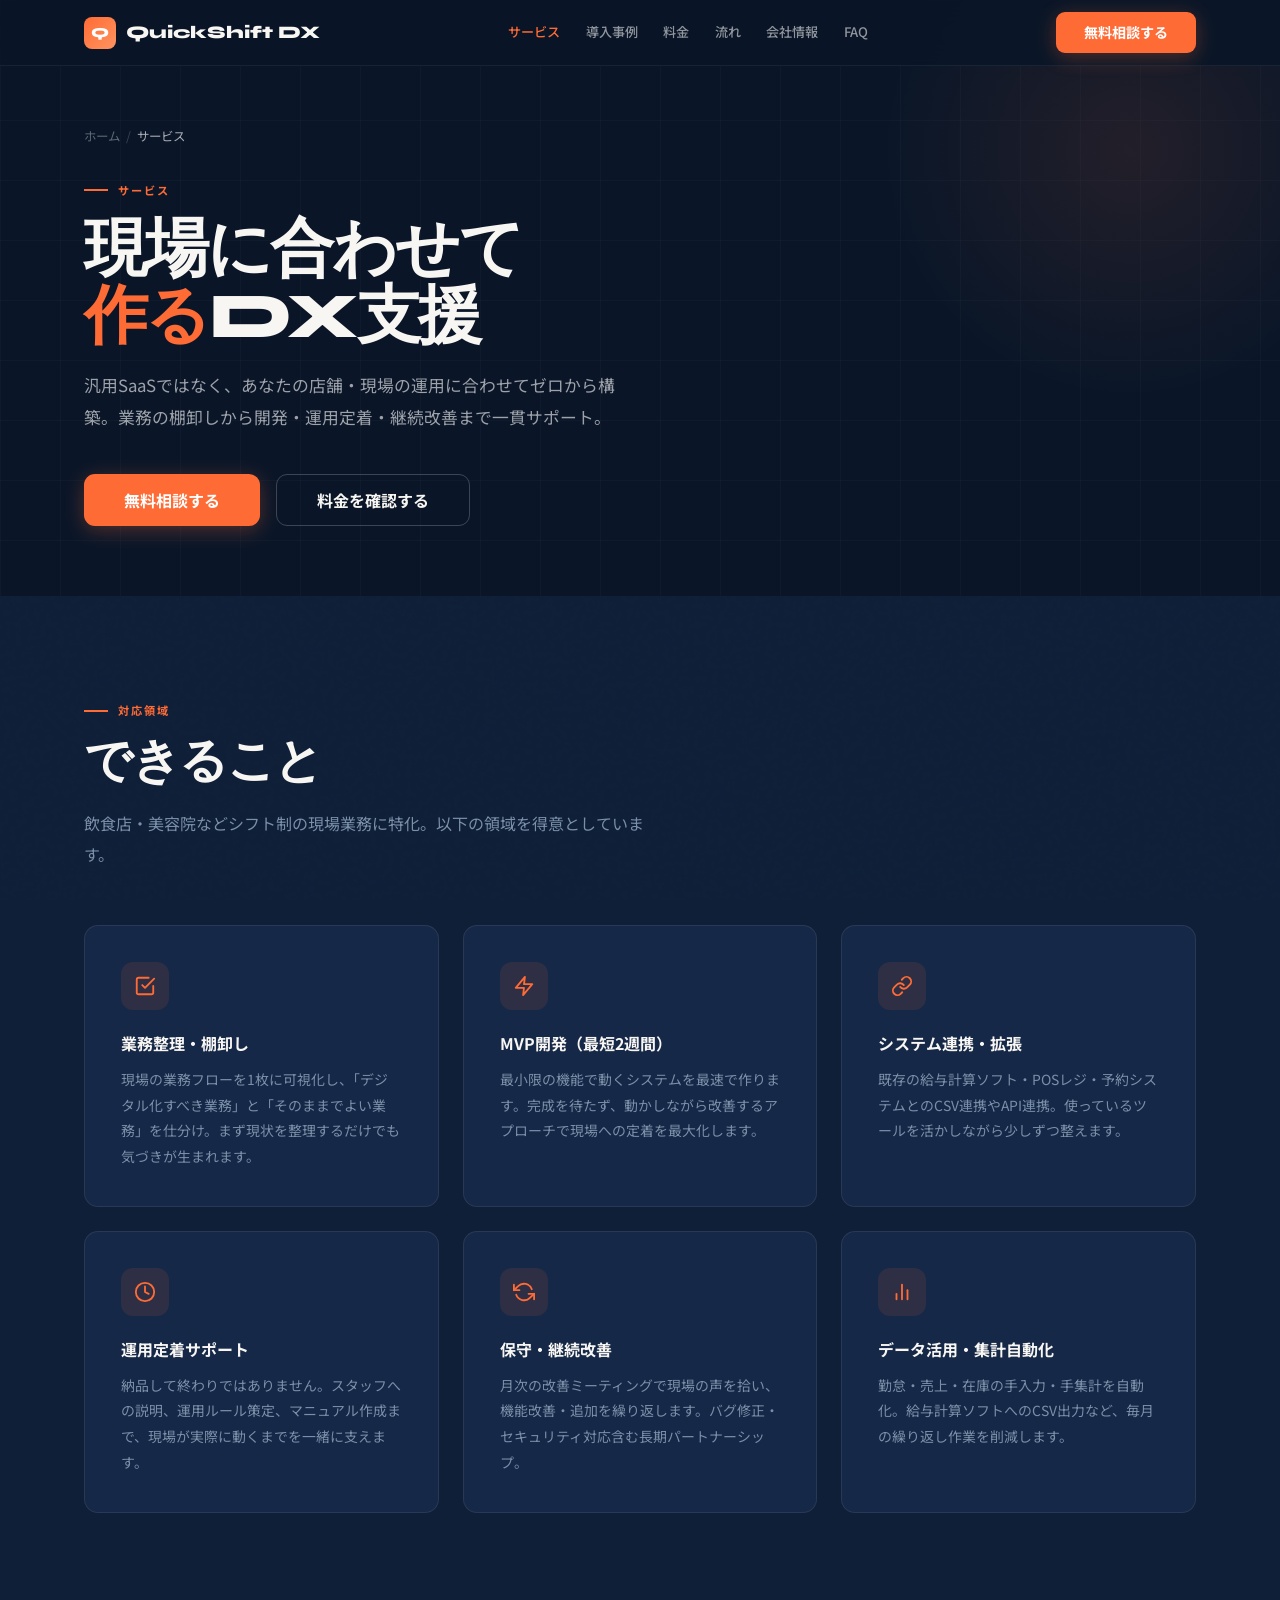
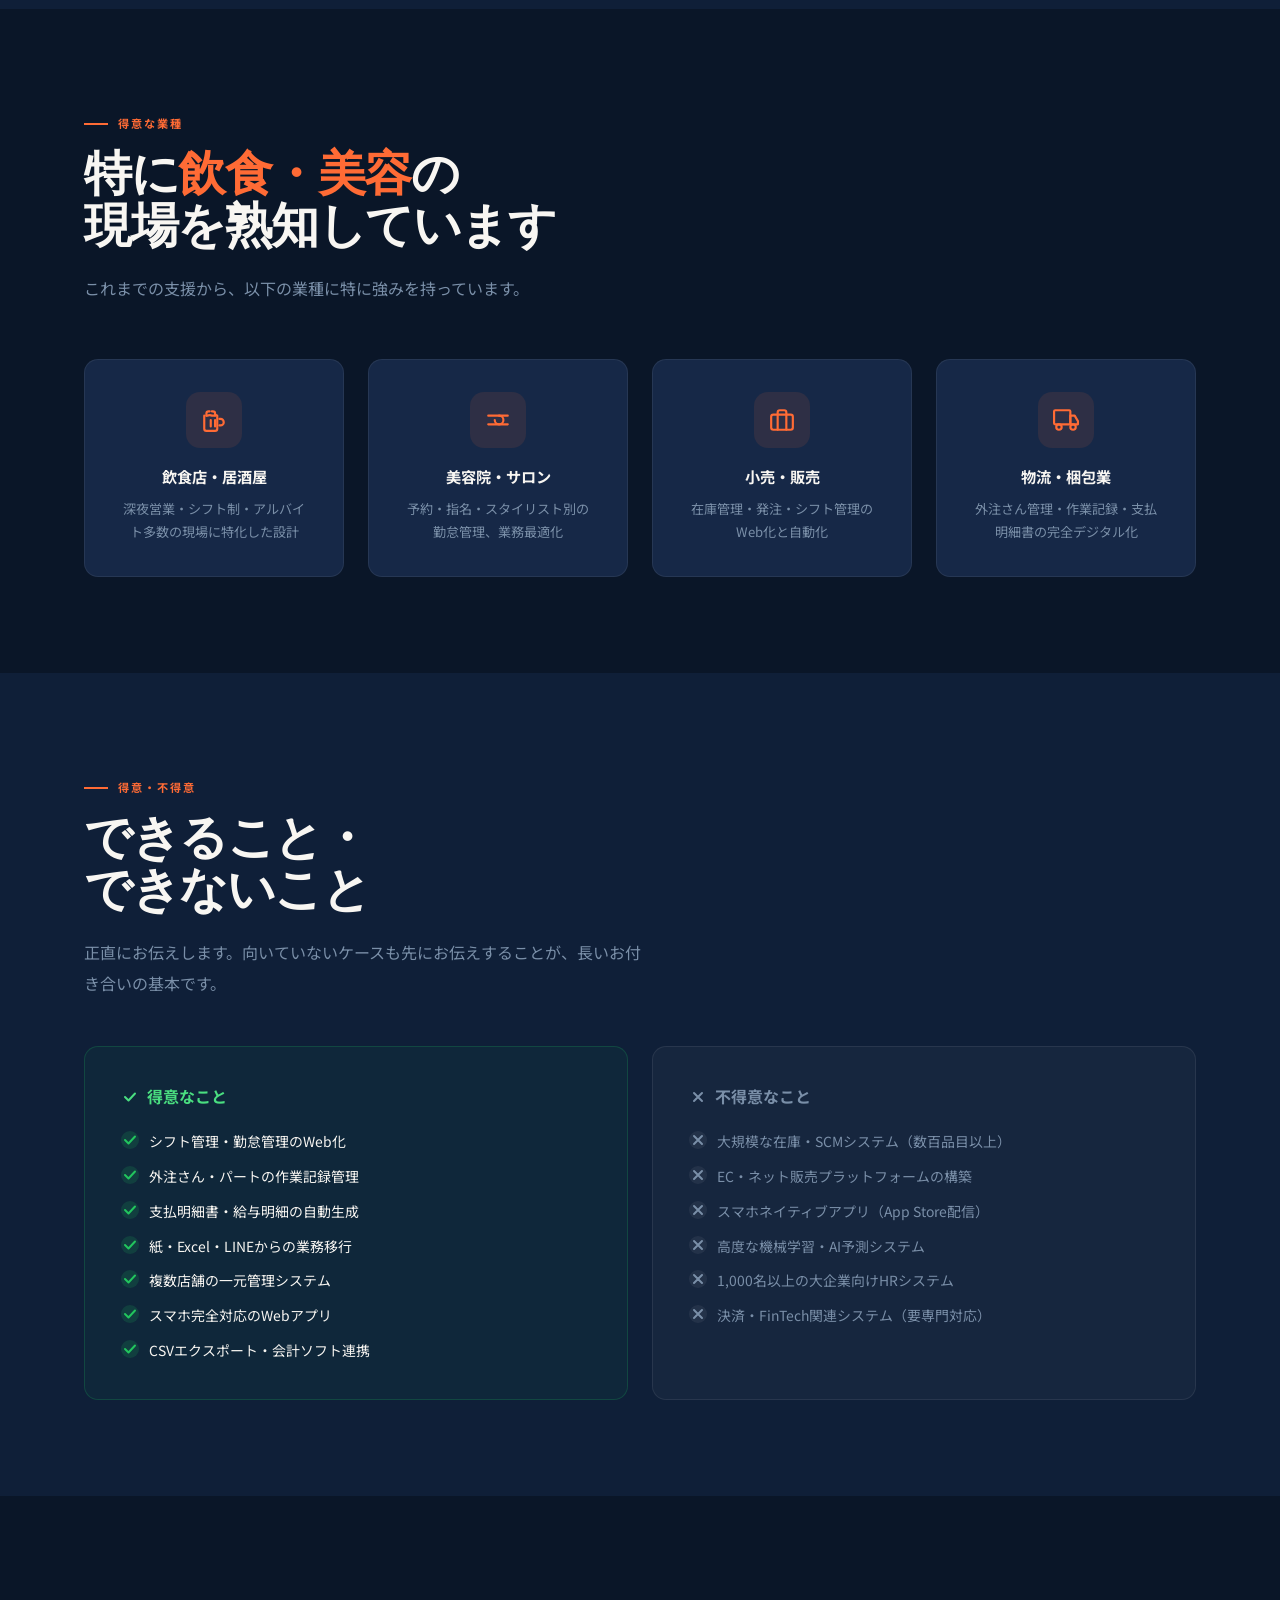
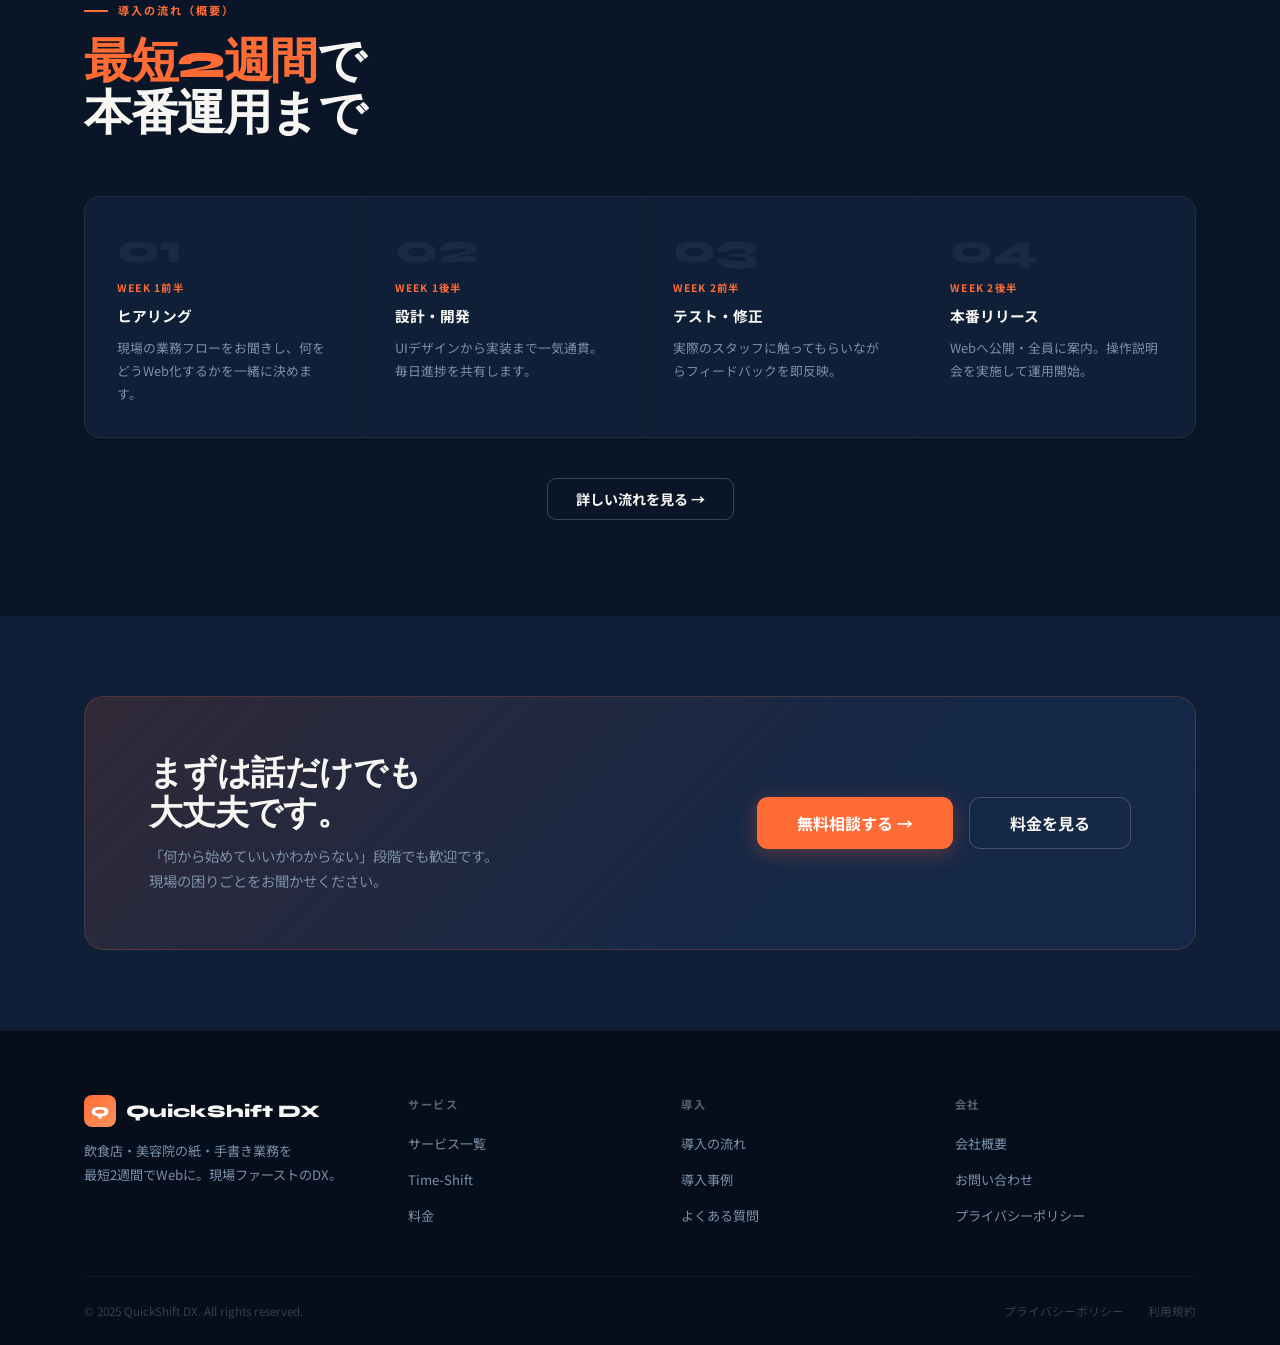
<file: services.html>
<!DOCTYPE html>
<html lang="ja">
<head>
<meta charset="UTF-8">
<meta name="viewport" content="width=device-width, initial-scale=1.0">
<title>サービス | QuickShift DX</title>
<meta name="description" content="飲食店・美容院向けDX支援。業務棚卸しからMVP開発・運用定着・継続改善まで。現場に合わせてゼロから作るWebシステム。">
<link rel="preconnect" href="https://fonts.googleapis.com">
<link href="https://fonts.googleapis.com/css2?family=Noto+Sans+JP:wght@400;500;700;900&family=Syne:wght@700;800;900&family=DM+Mono:wght@400;500&display=swap" rel="stylesheet">
<style>
/* ── DESIGN SYSTEM ── */
:root{--navy:#0a1628;--navy-2:#0f1f38;--navy-3:#162847;--navy-4:#1e3354;--accent:#ff6b35;--accent-2:#ff9460;--gold:#f5c842;--mango:#ff8c00;--white:#f8f6f2;--gray:#7a8fa8;--green:#22c55e;--radius:14px;--max-w:1240px;--header-h:66px}
*,*::before,*::after{box-sizing:border-box;margin:0;padding:0}
html{scroll-behavior:smooth}
body{font-family:'Noto Sans JP',sans-serif;background:var(--navy);color:var(--white);overflow-x:hidden;line-height:1.7}
a{text-decoration:none;color:inherit}
img{max-width:100%;display:block}
ul{list-style:none}
body::before{content:'';position:fixed;inset:0;background-image:url("data:image/svg+xml,%3Csvg viewBox='0 0 200 200' xmlns='http://www.w3.org/2000/svg'%3E%3Cfilter id='n'%3E%3CfeTurbulence type='fractalNoise' baseFrequency='0.75' numOctaves='4' stitchTiles='stitch'/%3E%3C/filter%3E%3Crect width='100%25' height='100%25' filter='url(%23n)' opacity='0.04'/%3E%3C/svg%3E");pointer-events:none;z-index:0;opacity:.3}
.container{max-width:var(--max-w);margin:0 auto;padding:0 5%;position:relative;z-index:1}
.section{padding:96px 0}
.bg2{background:var(--navy-2)} .bg3{background:var(--navy-3)}

/* Buttons */
.btn{display:inline-flex;align-items:center;gap:8px;padding:13px 28px;border-radius:9px;font-weight:700;font-size:.88rem;cursor:pointer;transition:all .2s;border:none;font-family:'Noto Sans JP',sans-serif;line-height:1;white-space:nowrap}
.btn-primary{background:var(--accent);color:#fff;box-shadow:0 4px 20px rgba(255,107,53,.3)}
.btn-primary:hover{background:var(--accent-2);transform:translateY(-2px);box-shadow:0 8px 32px rgba(255,107,53,.5)}
.btn-outline{background:transparent;border:1.5px solid rgba(255,255,255,.2);color:var(--white)}
.btn-outline:hover{border-color:var(--accent);color:var(--accent)}
.btn-gold{background:var(--gold);color:var(--navy);font-weight:900;box-shadow:0 4px 20px rgba(245,200,66,.25)}
.btn-gold:hover{background:#ffe06b;transform:translateY(-2px)}
.btn-lg{padding:17px 40px;font-size:1rem;border-radius:11px}

/* Header */
.site-header{position:fixed;top:0;left:0;right:0;z-index:500;height:var(--header-h);background:rgba(10,22,40,.92);backdrop-filter:blur(20px);border-bottom:1px solid rgba(255,255,255,.06);transition:border-color .3s}
.site-header.scrolled{border-bottom-color:rgba(255,107,53,.15)}
.header-inner{max-width:var(--max-w);margin:0 auto;padding:0 5%;height:100%;display:flex;align-items:center;justify-content:space-between;gap:1rem}
.logo{display:flex;align-items:center;gap:10px;font-family:'Syne',sans-serif;font-size:1.1rem;font-weight:900;color:var(--white);flex-shrink:0}
.logo-mark{width:32px;height:32px;background:linear-gradient(135deg,var(--accent),var(--accent-2));border-radius:8px;display:flex;align-items:center;justify-content:center;font-size:.85rem;font-weight:900;color:#fff}
.site-nav{display:flex;align-items:center;gap:.1rem}
.site-nav a{padding:8px 12px;border-radius:7px;font-size:.82rem;font-weight:500;color:rgba(255,255,255,.55);transition:all .15s}
.site-nav a:hover{color:var(--white);background:rgba(255,255,255,.07)}
.site-nav a.active{color:var(--accent)}
.hamburger-btn{display:none;background:none;border:none;color:var(--white);flex-direction:column;gap:5px;padding:6px}
.hamburger-btn span{display:block;width:22px;height:2px;background:currentColor;border-radius:2px}
.mobile-nav{display:none;position:fixed;inset:0;z-index:490;background:rgba(10,22,40,.98);backdrop-filter:blur(24px);padding:calc(var(--header-h) + 20px) 5% 40px;flex-direction:column;gap:.35rem;overflow-y:auto}
.mobile-nav.open{display:flex}
.mobile-nav a{display:block;padding:14px 0;font-size:1.1rem;font-weight:700;color:rgba(255,255,255,.7);border-bottom:1px solid rgba(255,255,255,.06)}
.mobile-nav a:hover{color:var(--accent)}
.mobile-nav .btn{margin-top:1.5rem;width:100%;justify-content:center}
.mobile-nav-close{position:fixed;top:16px;right:5%;background:rgba(255,255,255,.08);border:none;color:var(--white);width:38px;height:38px;border-radius:50%;display:flex;align-items:center;justify-content:center;font-size:1.2rem;z-index:491}

/* Page Hero */
.page-hero{padding:calc(var(--header-h) + 60px) 0 70px;background:var(--navy);position:relative;overflow:hidden}
.page-hero::before{content:'';position:absolute;top:-100px;right:-100px;width:500px;height:500px;background:radial-gradient(circle,rgba(255,107,53,.1) 0%,transparent 70%);pointer-events:none}
.page-hero::after{content:'';position:absolute;inset:0;background-image:linear-gradient(rgba(255,255,255,.02) 1px,transparent 1px),linear-gradient(90deg,rgba(255,255,255,.02) 1px,transparent 1px);background-size:60px 60px;pointer-events:none}
.page-hero .container{position:relative;z-index:2}
.page-hero h1{font-family:'Syne',sans-serif;font-size:clamp(2.2rem,5.5vw,4rem);font-weight:900;line-height:1.05;letter-spacing:-.04em;color:var(--white);margin-bottom:1.25rem}
.page-hero h1 em{font-style:normal;color:var(--accent)}
.page-hero .lead{font-size:clamp(.9rem,1.8vw,1.05rem);color:rgba(255,255,255,.6);line-height:1.9;max-width:560px;margin-bottom:2.5rem}
.page-hero .cta-row{display:flex;gap:1rem;flex-wrap:wrap}
.breadcrumb{display:flex;align-items:center;gap:6px;margin-bottom:1.5rem;font-size:.78rem}
.breadcrumb a{color:rgba(255,255,255,.35)}
.breadcrumb a:hover{color:rgba(255,255,255,.7)}
.breadcrumb-sep{color:rgba(255,255,255,.2)}
.breadcrumb-cur{color:rgba(255,255,255,.65)}

/* Section labels */
.section-label{display:inline-flex;align-items:center;gap:10px;font-size:.7rem;font-weight:700;letter-spacing:.18em;text-transform:uppercase;color:var(--accent);margin-bottom:1rem}
.section-label::before{content:'';width:24px;height:2px;background:var(--accent);flex-shrink:0}
.section-title{font-family:'Syne',sans-serif;font-size:clamp(1.8rem,4vw,3rem);font-weight:900;line-height:1.08;letter-spacing:-.03em;color:var(--white);margin-bottom:1.25rem}
.section-title em{font-style:normal;color:var(--accent)}
.section-sub{font-size:clamp(.9rem,1.5vw,1rem);color:var(--gray);line-height:1.9;max-width:560px}

/* Cards */
.card{background:var(--navy-3);border:1px solid rgba(255,255,255,.08);border-radius:var(--radius);padding:2.25rem;transition:all .3s}
.card:hover{border-color:rgba(255,107,53,.25);transform:translateY(-4px);box-shadow:0 16px 48px rgba(0,0,0,.3)}
.card-icon{width:48px;height:48px;border-radius:12px;background:rgba(255,107,53,.1);display:flex;align-items:center;justify-content:center;margin-bottom:1.25rem}
.card-icon svg{width:22px;height:22px}
.card h3{font-size:1rem;font-weight:700;color:var(--white);margin-bottom:.6rem}
.card p{font-size:.87rem;color:var(--gray);line-height:1.85}

/* Check list */
.check-list{display:flex;flex-direction:column;gap:.6rem}
.check-list li{display:flex;align-items:flex-start;gap:10px;font-size:.87rem;color:rgba(255,255,255,.8);line-height:1.7}
.check-list li::before{content:'';width:18px;height:18px;border-radius:50%;flex-shrink:0;margin-top:1px;background:rgba(34,197,94,.15) url("data:image/svg+xml,%3Csvg viewBox='0 0 18 18' xmlns='http://www.w3.org/2000/svg'%3E%3Cpath d='M4 9l3.5 3.5L14 5.5' stroke='%2322c55e' stroke-width='2' stroke-linecap='round' stroke-linejoin='round' fill='none'/%3E%3C/svg%3E") center/contain}

/* Reveal */
.reveal{opacity:0;transform:translateY(24px);transition:opacity .7s cubic-bezier(.4,0,.2,1),transform .7s cubic-bezier(.4,0,.2,1)}
.reveal.visible{opacity:1;transform:none}
.reveal-delay-1{transition-delay:.1s}.reveal-delay-2{transition-delay:.2s}.reveal-delay-3{transition-delay:.3s}.reveal-delay-4{transition-delay:.4s}

/* CTA Band */
.cta-band{padding:80px 0;background:var(--navy-2)}
.cta-band-inner{background:linear-gradient(135deg,rgba(255,107,53,.14) 0%,rgba(22,40,71,1) 65%);border:1px solid rgba(255,107,53,.2);border-radius:20px;padding:3.5rem 4rem;display:flex;justify-content:space-between;align-items:center;gap:2rem;flex-wrap:wrap}
.cta-band-title{font-family:'Syne',sans-serif;font-size:clamp(1.4rem,3vw,2.1rem);font-weight:900;line-height:1.2;letter-spacing:-.025em;color:var(--white);margin-bottom:.6rem}
.cta-band-sub{font-size:.9rem;color:var(--gray);line-height:1.75}
.cta-band-btns{display:flex;gap:1rem;flex-wrap:wrap;flex-shrink:0}

/* Footer */
.site-footer{background:#060e1c;border-top:1px solid rgba(255,255,255,.05);padding:4rem 0 0}
.footer-inner{display:grid;grid-template-columns:260px 1fr;gap:4rem;padding-bottom:3rem;border-bottom:1px solid rgba(255,255,255,.05)}
.footer-brand p{font-size:.82rem;color:var(--gray);line-height:1.8;margin-top:.75rem}
.footer-links{display:grid;grid-template-columns:repeat(3,1fr);gap:2rem}
.footer-col h4{font-size:.7rem;font-weight:700;letter-spacing:.14em;text-transform:uppercase;color:rgba(255,255,255,.35);margin-bottom:.9rem}
.footer-col ul{display:flex;flex-direction:column;gap:.55rem}
.footer-col ul li a{font-size:.82rem;color:var(--gray);transition:color .15s}
.footer-col ul li a:hover{color:var(--accent)}
.footer-bottom{padding:1.5rem 0;display:flex;justify-content:space-between;align-items:center;flex-wrap:wrap;gap:1rem}
.footer-bottom p{font-size:.73rem;color:rgba(255,255,255,.2)}
.footer-bottom-links{display:flex;gap:1.5rem}
.footer-bottom-links a{font-size:.73rem;color:rgba(255,255,255,.2)}
.footer-bottom-links a:hover{color:var(--gray)}

/* ── PAGE-SPECIFIC ── */
.services-grid{display:grid;grid-template-columns:repeat(3,1fr);gap:1.5rem;margin-top:3.5rem}
.badge{display:inline-flex;align-items:center;gap:7px;padding:5px 13px;border-radius:99px;font-size:.7rem;font-weight:700;letter-spacing:.08em;margin-bottom:1.25rem}
.badge-accent{background:rgba(255,107,53,.12);border:1px solid rgba(255,107,53,.3);color:var(--accent)}
.badge-gold{background:rgba(245,200,66,.1);border:1px solid rgba(245,200,66,.3);color:var(--gold)}

/* Industry cards */
.industry-grid{display:grid;grid-template-columns:repeat(4,1fr);gap:1.5rem;margin-top:3.5rem}
.industry-card{background:var(--navy-3);border:1px solid rgba(255,255,255,.07);border-radius:var(--radius);padding:2rem;text-align:center;transition:all .3s}
.industry-card:hover{border-color:rgba(255,107,53,.25);transform:translateY(-4px)}
.industry-icon{width:56px;height:56px;border-radius:14px;background:rgba(255,107,53,.1);display:flex;align-items:center;justify-content:center;margin:0 auto 1rem}
.industry-icon svg{width:26px;height:26px;stroke:var(--accent)}
.industry-card h3{font-size:.95rem;font-weight:700;color:var(--white);margin-bottom:.5rem}
.industry-card p{font-size:.82rem;color:var(--gray);line-height:1.75}

/* Can/Cannot */
.can-grid{display:grid;grid-template-columns:1fr 1fr;gap:1.5rem;margin-top:3rem}
.can-box{border-radius:var(--radius);padding:2.25rem}
.can-box.can{background:rgba(34,197,94,.05);border:1.5px solid rgba(34,197,94,.2)}
.can-box.cannot{background:rgba(255,255,255,.03);border:1.5px solid rgba(255,255,255,.08)}
.can-box h3{font-size:1rem;font-weight:700;margin-bottom:1.25rem;display:flex;align-items:center;gap:8px}
.can-box.can h3{color:#4ade80}
.can-box.cannot h3{color:var(--gray)}
.can-list{display:flex;flex-direction:column;gap:.7rem}
.can-list li{display:flex;align-items:flex-start;gap:10px;font-size:.87rem;line-height:1.7}
.can-icon-y{width:18px;height:18px;border-radius:50%;flex-shrink:0;margin-top:1px;background:rgba(34,197,94,.15) url("data:image/svg+xml,%3Csvg viewBox='0 0 18 18' xmlns='http://www.w3.org/2000/svg'%3E%3Cpath d='M4 9l3.5 3.5L14 5.5' stroke='%2322c55e' stroke-width='2' stroke-linecap='round' stroke-linejoin='round' fill='none'/%3E%3C/svg%3E") center/contain}
.can-icon-n{width:18px;height:18px;border-radius:50%;flex-shrink:0;margin-top:1px;background:rgba(255,255,255,.06) url("data:image/svg+xml,%3Csvg viewBox='0 0 18 18' xmlns='http://www.w3.org/2000/svg'%3E%3Cpath d='M5 5l8 8M13 5l-8 8' stroke='%237a8fa8' stroke-width='2' stroke-linecap='round' fill='none'/%3E%3C/svg%3E") center/contain}

/* Process mini */
.process-mini{display:grid;grid-template-columns:repeat(4,1fr);gap:1px;background:rgba(255,255,255,.05);border:1px solid rgba(255,255,255,.06);border-radius:16px;overflow:hidden;margin-top:3.5rem}
.pm-card{background:var(--navy-2);padding:2rem;position:relative}
.pm-num{font-family:'Syne',sans-serif;font-size:2.5rem;font-weight:900;color:rgba(255,255,255,.05);line-height:1;margin-bottom:.6rem}
.pm-week{font-size:.65rem;font-weight:700;letter-spacing:.12em;text-transform:uppercase;color:var(--accent);margin-bottom:.4rem}
.pm-card h3{font-size:.92rem;font-weight:700;color:var(--white);margin-bottom:.5rem}
.pm-card p{font-size:.8rem;color:var(--gray);line-height:1.8}

/* Responsive */
@media(max-width:1024px){.industry-grid{grid-template-columns:repeat(2,1fr)}.process-mini{grid-template-columns:repeat(2,1fr)}}
@media(max-width:768px){.site-nav,.nav-cta{display:none}.hamburger-btn{display:flex}.section{padding:72px 0}.services-grid{grid-template-columns:1fr}.can-grid{grid-template-columns:1fr}.industry-grid{grid-template-columns:1fr 1fr}.process-mini{grid-template-columns:1fr 1fr}.cta-band-inner{flex-direction:column;padding:2.5rem 2rem}.footer-inner{grid-template-columns:1fr;gap:2.5rem}.footer-links{grid-template-columns:repeat(2,1fr)}.page-hero{padding:calc(var(--header-h) + 40px) 0 50px}}
@media(max-width:480px){.industry-grid,.process-mini{grid-template-columns:1fr}.footer-links{grid-template-columns:1fr 1fr}}
</style>
</head>
<body>

<header class="site-header" id="site-header">
  <div class="header-inner">
    <a href="index.html" class="logo"><div class="logo-mark">Q</div>QuickShift DX</a>
    <nav class="site-nav">
      <a href="services.html" class="active">サービス</a>
      <a href="cases.html">導入事例</a>
      <a href="pricing.html">料金</a>
      <a href="process.html">流れ</a>
      <a href="company.html">会社情報</a>
      <a href="faq.html">FAQ</a>
    </nav>
    <a href="contact.html" class="btn btn-primary nav-cta">無料相談する</a>
    <button class="hamburger-btn" onclick="openNav()"><span></span><span></span><span></span></button>
  </div>
</header>
<nav class="mobile-nav" id="mobile-nav">
  <button class="mobile-nav-close" onclick="closeNav()"><svg width="16" height="16" viewBox="0 0 24 24" fill="none" stroke="currentColor" stroke-width="2.5" stroke-linecap="round"><line x1="18" y1="6" x2="6" y2="18"/><line x1="6" y1="6" x2="18" y2="18"/></svg></button>
  <a href="index.html">ホーム</a>
  <a href="services.html">サービス</a>
  <a href="cases.html">導入事例</a>
  <a href="pricing.html">料金</a>
  <a href="process.html">導入の流れ</a>
  <a href="company.html">会社情報</a>
  <a href="faq.html">FAQ</a>
  <a href="contact.html" class="btn btn-primary">無料相談する</a>
</nav>

<!-- PAGE HERO -->
<section class="page-hero">
  <div class="container">
    <nav class="breadcrumb">
      <a href="index.html">ホーム</a>
      <span class="breadcrumb-sep">/</span>
      <span class="breadcrumb-cur">サービス</span>
    </nav>
    <div class="section-label reveal">サービス</div>
    <h1 class="reveal reveal-delay-1">現場に合わせて<br><em>作る</em>DX支援</h1>
    <p class="lead reveal reveal-delay-2">汎用SaaSではなく、あなたの店舗・現場の運用に合わせてゼロから構築。業務の棚卸しから開発・運用定着・継続改善まで一貫サポート。</p>
    <div class="cta-row reveal reveal-delay-3">
      <a href="contact.html" class="btn btn-primary btn-lg">無料相談する</a>
      <a href="pricing.html" class="btn btn-outline btn-lg">料金を確認する</a>
    </div>
  </div>
</section>

<!-- SERVICES GRID -->
<section class="section bg2">
  <div class="container">
    <div class="section-label reveal">対応領域</div>
    <h2 class="section-title reveal reveal-delay-1">できること</h2>
    <p class="section-sub reveal reveal-delay-2">飲食店・美容院などシフト制の現場業務に特化。以下の領域を得意としています。</p>
    <div class="services-grid">

      <div class="card reveal reveal-delay-1">
        <div class="card-icon">
          <svg viewBox="0 0 24 24" fill="none" stroke="#ff6b35" stroke-width="2" stroke-linecap="round" stroke-linejoin="round">
            <path d="M9 11l3 3L22 4"/><path d="M21 12v7a2 2 0 0 1-2 2H5a2 2 0 0 1-2-2V5a2 2 0 0 1 2-2h11"/>
          </svg>
        </div>
        <h3>業務整理・棚卸し</h3>
        <p>現場の業務フローを1枚に可視化し、「デジタル化すべき業務」と「そのままでよい業務」を仕分け。まず現状を整理するだけでも気づきが生まれます。</p>
      </div>

      <div class="card reveal reveal-delay-2">
        <div class="card-icon">
          <svg viewBox="0 0 24 24" fill="none" stroke="#ff6b35" stroke-width="2" stroke-linecap="round" stroke-linejoin="round">
            <polygon points="13 2 3 14 12 14 11 22 21 10 12 10 13 2"/>
          </svg>
        </div>
        <h3>MVP開発（最短2週間）</h3>
        <p>最小限の機能で動くシステムを最速で作ります。完成を待たず、動かしながら改善するアプローチで現場への定着を最大化します。</p>
      </div>

      <div class="card reveal reveal-delay-3">
        <div class="card-icon">
          <svg viewBox="0 0 24 24" fill="none" stroke="#ff6b35" stroke-width="2" stroke-linecap="round" stroke-linejoin="round">
            <path d="M10 13a5 5 0 0 0 7.54.54l3-3a5 5 0 0 0-7.07-7.07l-1.72 1.71"/>
            <path d="M14 11a5 5 0 0 0-7.54-.54l-3 3a5 5 0 0 0 7.07 7.07l1.71-1.71"/>
          </svg>
        </div>
        <h3>システム連携・拡張</h3>
        <p>既存の給与計算ソフト・POSレジ・予約システムとのCSV連携やAPI連携。使っているツールを活かしながら少しずつ整えます。</p>
      </div>

      <div class="card reveal reveal-delay-1">
        <div class="card-icon">
          <svg viewBox="0 0 24 24" fill="none" stroke="#ff6b35" stroke-width="2" stroke-linecap="round" stroke-linejoin="round">
            <circle cx="12" cy="12" r="10"/>
            <polyline points="12 6 12 12 16 14"/>
          </svg>
        </div>
        <h3>運用定着サポート</h3>
        <p>納品して終わりではありません。スタッフへの説明、運用ルール策定、マニュアル作成まで、現場が実際に動くまでを一緒に支えます。</p>
      </div>

      <div class="card reveal reveal-delay-2">
        <div class="card-icon">
          <svg viewBox="0 0 24 24" fill="none" stroke="#ff6b35" stroke-width="2" stroke-linecap="round" stroke-linejoin="round">
            <polyline points="1 4 1 10 7 10"/>
            <polyline points="23 20 23 14 17 14"/>
            <path d="M20.49 9A9 9 0 0 0 5.64 5.64L1 10m22 4-4.64 4.36A9 9 0 0 1 3.51 15"/>
          </svg>
        </div>
        <h3>保守・継続改善</h3>
        <p>月次の改善ミーティングで現場の声を拾い、機能改善・追加を繰り返します。バグ修正・セキュリティ対応含む長期パートナーシップ。</p>
      </div>

      <div class="card reveal reveal-delay-3">
        <div class="card-icon">
          <svg viewBox="0 0 24 24" fill="none" stroke="#ff6b35" stroke-width="2" stroke-linecap="round" stroke-linejoin="round">
            <line x1="18" y1="20" x2="18" y2="10"/>
            <line x1="12" y1="20" x2="12" y2="4"/>
            <line x1="6" y1="20" x2="6" y2="14"/>
          </svg>
        </div>
        <h3>データ活用・集計自動化</h3>
        <p>勤怠・売上・在庫の手入力・手集計を自動化。給与計算ソフトへのCSV出力など、毎月の繰り返し作業を削減します。</p>
      </div>

    </div>
  </div>
</section>

<!-- INDUSTRY -->
<section class="section">
  <div class="container">
    <div class="section-label reveal">得意な業種</div>
    <h2 class="section-title reveal reveal-delay-1">特に<em>飲食・美容</em>の<br>現場を熟知しています</h2>
    <p class="section-sub reveal reveal-delay-2">これまでの支援から、以下の業種に特に強みを持っています。</p>
    <div class="industry-grid">

      <div class="industry-card reveal reveal-delay-1">
        <div class="industry-icon">
          <svg viewBox="0 0 24 24" fill="none" stroke="#ff6b35" stroke-width="2" stroke-linecap="round" stroke-linejoin="round">
            <path d="M17 11h1a3 3 0 0 1 0 6h-1"/>
            <path d="M9 12v6"/><path d="M13 12v6"/>
            <path d="M14 7.5c-1 0-1.44.5-3 .5s-2-.5-3-.5-1.44.5-3 .5"/>
            <path d="M3 8v12a2 2 0 0 0 2 2h8a2 2 0 0 0 2-2V8"/>
            <path d="M5 8V6a2 2 0 0 1 2-2h1"/><path d="M13 8V6a2 2 0 0 0-2-2h-1"/>
          </svg>
        </div>
        <h3>飲食店・居酒屋</h3>
        <p>深夜営業・シフト制・アルバイト多数の現場に特化した設計</p>
      </div>

      <div class="industry-card reveal reveal-delay-2">
        <div class="industry-icon">
          <svg viewBox="0 0 24 24" fill="none" stroke="#ff6b35" stroke-width="2" stroke-linecap="round" stroke-linejoin="round">
            <path d="M9 12c0 2.21 1.79 4 4 4s4-1.79 4-4-1.79-4-4-4"/>
            <path d="M3 8h18M3 16h18"/>
          </svg>
        </div>
        <h3>美容院・サロン</h3>
        <p>予約・指名・スタイリスト別の勤怠管理、業務最適化</p>
      </div>

      <div class="industry-card reveal reveal-delay-3">
        <div class="industry-icon">
          <svg viewBox="0 0 24 24" fill="none" stroke="#ff6b35" stroke-width="2" stroke-linecap="round" stroke-linejoin="round">
            <rect x="2" y="7" width="20" height="14" rx="2" ry="2"/>
            <path d="M16 21V5a2 2 0 0 0-2-2h-4a2 2 0 0 0-2 2v16"/>
          </svg>
        </div>
        <h3>小売・販売</h3>
        <p>在庫管理・発注・シフト管理のWeb化と自動化</p>
      </div>

      <div class="industry-card reveal reveal-delay-4">
        <div class="industry-icon">
          <svg viewBox="0 0 24 24" fill="none" stroke="#ff6b35" stroke-width="2" stroke-linecap="round" stroke-linejoin="round">
            <rect x="1" y="3" width="15" height="13" rx="1"/>
            <path d="M16 8h4l3 5v3h-7V8z"/>
            <circle cx="5.5" cy="18.5" r="2.5"/>
            <circle cx="18.5" cy="18.5" r="2.5"/>
          </svg>
        </div>
        <h3>物流・梱包業</h3>
        <p>外注さん管理・作業記録・支払明細書の完全デジタル化</p>
      </div>

    </div>
  </div>
</section>

<!-- CAN / CANNOT -->
<section class="section bg2">
  <div class="container">
    <div class="section-label reveal">得意・不得意</div>
    <h2 class="section-title reveal reveal-delay-1">できること・<br>できないこと</h2>
    <p class="section-sub reveal reveal-delay-2">正直にお伝えします。向いていないケースも先にお伝えすることが、長いお付き合いの基本です。</p>
    <div class="can-grid">
      <div class="can-box can reveal reveal-delay-1">
        <h3>
          <svg width="18" height="18" viewBox="0 0 18 18" fill="none" stroke="#4ade80" stroke-width="2" stroke-linecap="round" stroke-linejoin="round"><path d="M4 9l3.5 3.5L14 5.5"/></svg>
          得意なこと
        </h3>
        <ul class="can-list">
          <li><span class="can-icon-y"></span>シフト管理・勤怠管理のWeb化</li>
          <li><span class="can-icon-y"></span>外注さん・パートの作業記録管理</li>
          <li><span class="can-icon-y"></span>支払明細書・給与明細の自動生成</li>
          <li><span class="can-icon-y"></span>紙・Excel・LINEからの業務移行</li>
          <li><span class="can-icon-y"></span>複数店舗の一元管理システム</li>
          <li><span class="can-icon-y"></span>スマホ完全対応のWebアプリ</li>
          <li><span class="can-icon-y"></span>CSVエクスポート・会計ソフト連携</li>
        </ul>
      </div>
      <div class="can-box cannot reveal reveal-delay-2">
        <h3>
          <svg width="18" height="18" viewBox="0 0 18 18" fill="none" stroke="#7a8fa8" stroke-width="2" stroke-linecap="round" stroke-linejoin="round"><path d="M5 5l8 8M13 5l-8 8"/></svg>
          不得意なこと
        </h3>
        <ul class="can-list">
          <li><span class="can-icon-n"></span><span style="color:var(--gray)">大規模な在庫・SCMシステム（数百品目以上）</span></li>
          <li><span class="can-icon-n"></span><span style="color:var(--gray)">EC・ネット販売プラットフォームの構築</span></li>
          <li><span class="can-icon-n"></span><span style="color:var(--gray)">スマホネイティブアプリ（App Store配信）</span></li>
          <li><span class="can-icon-n"></span><span style="color:var(--gray)">高度な機械学習・AI予測システム</span></li>
          <li><span class="can-icon-n"></span><span style="color:var(--gray)">1,000名以上の大企業向けHRシステム</span></li>
          <li><span class="can-icon-n"></span><span style="color:var(--gray)">決済・FinTech関連システム（要専門対応）</span></li>
        </ul>
      </div>
    </div>
  </div>
</section>

<!-- MINI PROCESS -->
<section class="section">
  <div class="container">
    <div class="section-label reveal">導入の流れ（概要）</div>
    <h2 class="section-title reveal reveal-delay-1"><em>最短2週間</em>で<br>本番運用まで</h2>
    <div class="process-mini">
      <div class="pm-card reveal reveal-delay-1">
        <div class="pm-num">01</div>
        <div class="pm-week">Week 1前半</div>
        <h3>ヒアリング</h3>
        <p>現場の業務フローをお聞きし、何をどうWeb化するかを一緒に決めます。</p>
      </div>
      <div class="pm-card reveal reveal-delay-2">
        <div class="pm-num">02</div>
        <div class="pm-week">Week 1後半</div>
        <h3>設計・開発</h3>
        <p>UIデザインから実装まで一気通貫。毎日進捗を共有します。</p>
      </div>
      <div class="pm-card reveal reveal-delay-3">
        <div class="pm-num">03</div>
        <div class="pm-week">Week 2前半</div>
        <h3>テスト・修正</h3>
        <p>実際のスタッフに触ってもらいながらフィードバックを即反映。</p>
      </div>
      <div class="pm-card reveal reveal-delay-4">
        <div class="pm-num">04</div>
        <div class="pm-week">Week 2後半</div>
        <h3>本番リリース</h3>
        <p>Webへ公開・全員に案内。操作説明会を実施して運用開始。</p>
      </div>
    </div>
    <div style="text-align:center;margin-top:2.5rem" class="reveal">
      <a href="process.html" class="btn btn-outline">詳しい流れを見る →</a>
    </div>
  </div>
</section>

<!-- CTA BAND -->
<div class="cta-band">
  <div class="container">
    <div class="cta-band-inner reveal">
      <div>
        <div class="cta-band-title">まずは話だけでも<br>大丈夫です。</div>
        <p class="cta-band-sub">「何から始めていいかわからない」段階でも歓迎です。<br>現場の困りごとをお聞かせください。</p>
      </div>
      <div class="cta-band-btns">
        <a href="contact.html" class="btn btn-primary btn-lg">無料相談する →</a>
        <a href="pricing.html" class="btn btn-outline btn-lg">料金を見る</a>
      </div>
    </div>
  </div>
</div>

<footer class="site-footer">
  <div class="container">
    <div class="footer-inner">
      <div class="footer-brand">
        <a href="index.html" class="logo"><div class="logo-mark">Q</div>QuickShift DX</a>
        <p>飲食店・美容院の紙・手書き業務を<br>最短2週間でWebに。現場ファーストのDX。</p>
      </div>
      <div class="footer-links">
        <div class="footer-col"><h4>サービス</h4><ul><li><a href="services.html">サービス一覧</a></li><li><a href="product/time-shift.html">Time-Shift</a></li><li><a href="pricing.html">料金</a></li></ul></div>
        <div class="footer-col"><h4>導入</h4><ul><li><a href="process.html">導入の流れ</a></li><li><a href="cases.html">導入事例</a></li><li><a href="faq.html">よくある質問</a></li></ul></div>
        <div class="footer-col"><h4>会社</h4><ul><li><a href="company.html">会社概要</a></li><li><a href="contact.html">お問い合わせ</a></li><li><a href="privacy.html">プライバシーポリシー</a></li></ul></div>
      </div>
    </div>
    <div class="footer-bottom"><p>© 2025 QuickShift DX. All rights reserved.</p><div class="footer-bottom-links"><a href="privacy.html">プライバシーポリシー</a><a href="terms.html">利用規約</a></div></div>
  </div>
</footer>

<script>
const hdr=document.getElementById('site-header');
window.addEventListener('scroll',()=>hdr.classList.toggle('scrolled',window.scrollY>40),{passive:true});
function openNav(){document.getElementById('mobile-nav').classList.add('open');document.body.style.overflow='hidden'}
function closeNav(){document.getElementById('mobile-nav').classList.remove('open');document.body.style.overflow=''}
const ro=new IntersectionObserver(entries=>entries.forEach(e=>{if(e.isIntersecting)e.target.classList.add('visible')}),{threshold:.08,rootMargin:'0px 0px -30px 0px'});
document.querySelectorAll('.reveal').forEach(el=>ro.observe(el));
</script>
</body>
</html>
</file>
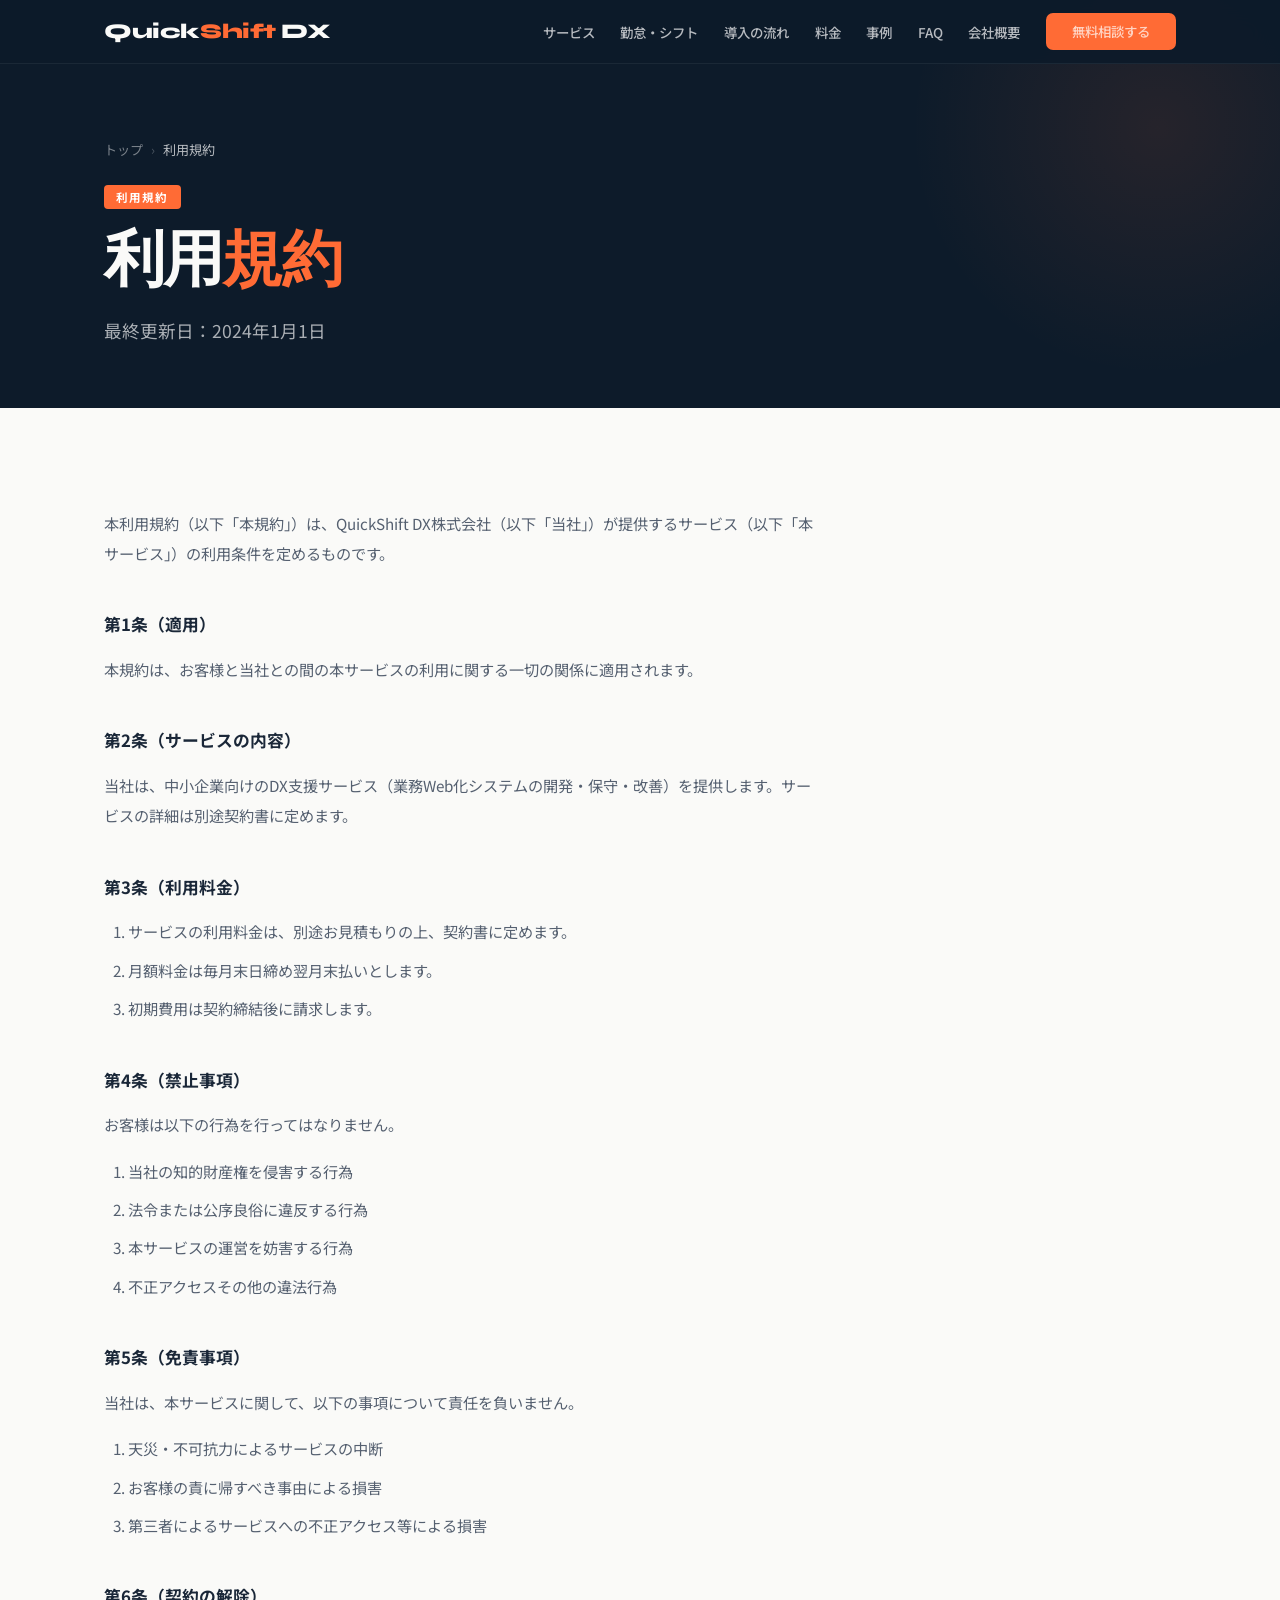
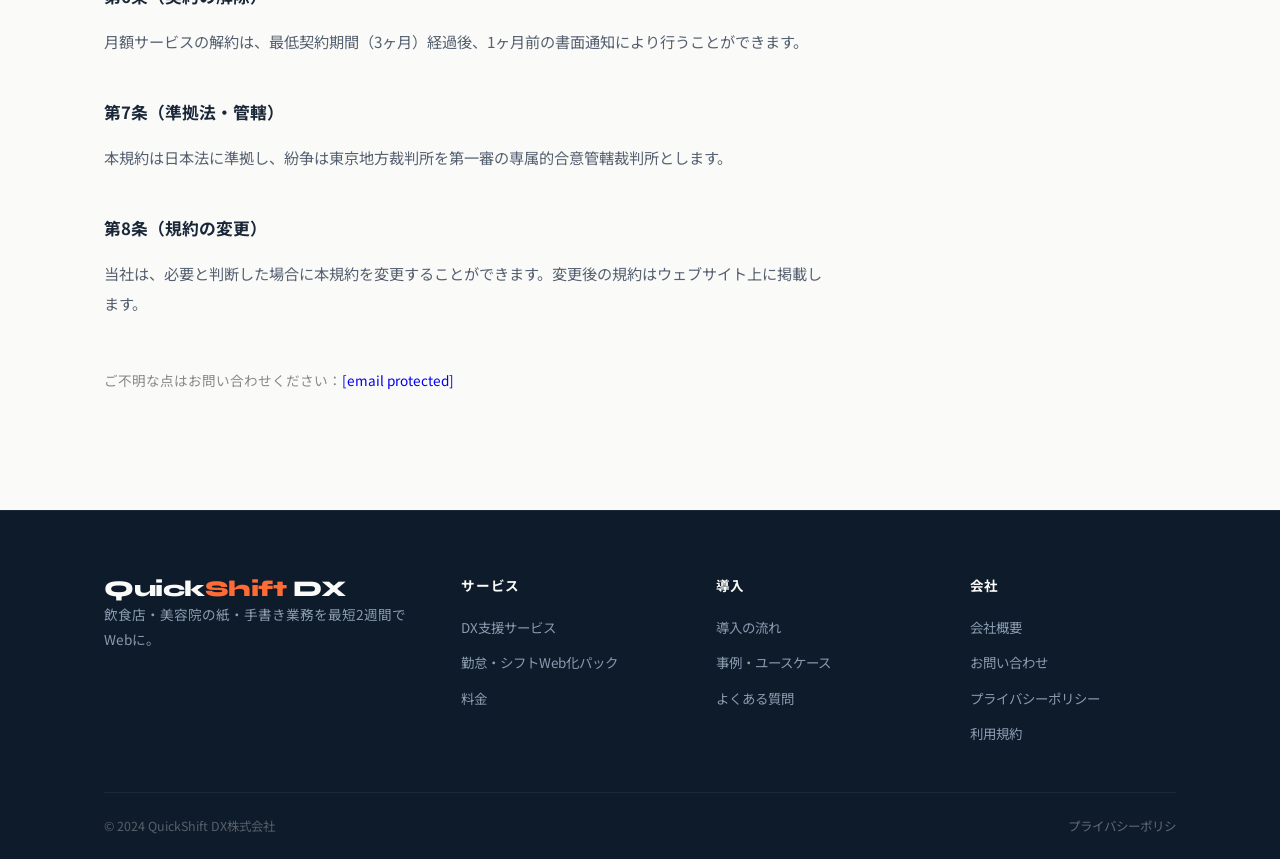
<file: terms.html>
<!DOCTYPE html>
<html lang="ja">
<head>
<meta charset="UTF-8">
<meta name="viewport" content="width=device-width, initial-scale=1.0">
<title>利用規約 | QuickShift DX</title>
<style>
/* ===== QuickShift DX — Shared Styles ===== */
@import url('https://fonts.googleapis.com/css2?family=Noto+Sans+JP:wght@400;500;700;900&family=Syne:wght@700;800&display=swap');

:root {
  --navy:       #0d1b2a;
  --navy-mid:   #162032;
  --navy-light: #1e2f45;
  --accent:     #ff6b35;
  --accent-lt:  #ff8c5a;
  --white:      #fafaf8;
  --gray:       #8a9bb0;
  --gray-lt:    #e8edf3;
  --text:       #1a2738;
  --max-w:      1200px;
}

*, *::before, *::after { box-sizing: border-box; margin: 0; padding: 0; }
html { scroll-behavior: smooth; }
body {
  font-family: 'Noto Sans JP', sans-serif;
  background: var(--white);
  color: var(--text);
  overflow-x: hidden;
}
img { max-width: 100%; display: block; }
a { text-decoration: none; }

/* ── CONTAINER ── */
.container { max-width: var(--max-w); margin: 0 auto; padding: 0 5%; }

/* ── BUTTONS ── */
.btn {
  display: inline-block;
  padding: 12px 26px;
  border-radius: 7px;
  font-weight: 700;
  font-size: 0.9rem;
  cursor: pointer;
  transition: all 0.2s;
  border: none;
  font-family: 'Noto Sans JP', sans-serif;
  line-height: 1;
}
.btn-primary { background: var(--accent); color: #fff; }
.btn-primary:hover {
  background: var(--accent-lt);
  transform: translateY(-2px);
  box-shadow: 0 6px 20px rgba(255,107,53,.4);
}
.btn-outline { background: transparent; border: 1.5px solid rgba(255,255,255,.3); color: var(--white); }
.btn-outline:hover { border-color: var(--accent); color: var(--accent); }
.btn-outline-dark { background: transparent; border: 1.5px solid var(--gray-lt); color: var(--text); }
.btn-outline-dark:hover { border-color: var(--accent); color: var(--accent); }
.btn-white { background: #fff; color: var(--accent); }
.btn-white:hover { background: var(--navy); color: #fff; transform: translateY(-2px); box-shadow: 0 8px 30px rgba(0,0,0,.2); }
.btn-lg { padding: 16px 36px; font-size: 1.05rem; border-radius: 9px; }
.btn-block { display: block; text-align: center; width: 100%; }

/* ── HEADER ── */
.site-header {
  position: fixed;
  top: 0; left: 0; right: 0;
  z-index: 200;
  background: rgba(13,27,42,.96);
  backdrop-filter: blur(14px);
  border-bottom: 1px solid rgba(255,255,255,.06);
  height: 64px;
}
.header-inner {
  max-width: var(--max-w);
  margin: 0 auto;
  padding: 0 5%;
  height: 100%;
  display: flex;
  align-items: center;
  justify-content: space-between;
}
.logo {
  font-family: 'Syne', sans-serif;
  font-size: 1.3rem;
  font-weight: 800;
  color: var(--white);
  letter-spacing: -.02em;
}
.logo span { color: var(--accent); }
.site-nav {
  display: flex;
  align-items: center;
  gap: 1.6rem;
}
.site-nav a {
  color: rgba(255,255,255,.7);
  font-size: .84rem;
  font-weight: 500;
  transition: color .2s;
}
.site-nav a:hover, .site-nav a.active { color: var(--white); }
.hamburger {
  display: none;
  flex-direction: column;
  gap: 5px;
  cursor: pointer;
  padding: 4px;
  background: none;
  border: none;
}
.hamburger span {
  display: block;
  width: 24px; height: 2px;
  background: var(--white);
  border-radius: 2px;
  transition: all .3s;
}
.hamburger.open span:nth-child(1) { transform: translateY(7px) rotate(45deg); }
.hamburger.open span:nth-child(2) { opacity: 0; }
.hamburger.open span:nth-child(3) { transform: translateY(-7px) rotate(-45deg); }
.mobile-nav {
  display: none;
  position: fixed;
  top: 64px; left: 0; right: 0; bottom: 0;
  background: var(--navy);
  z-index: 190;
  padding: 2rem 5%;
  flex-direction: column;
  gap: 1.5rem;
  overflow-y: auto;
}
.mobile-nav.open { display: flex; }
.mobile-nav a {
  color: var(--white);
  font-size: 1.1rem;
  font-weight: 700;
  border-bottom: 1px solid rgba(255,255,255,.07);
  padding-bottom: 1.25rem;
}

/* ── SECTION COMMONS ── */
.section { padding: 100px 0; }
.section-sm { padding: 70px 0; }
.section-tag {
  display: inline-block;
  background: var(--accent);
  color: #fff;
  font-size: .72rem;
  font-weight: 700;
  letter-spacing: .1em;
  padding: 4px 12px;
  border-radius: 4px;
  margin-bottom: 1rem;
  text-transform: uppercase;
}
h2.section-title {
  font-family: 'Syne', sans-serif;
  font-size: clamp(1.8rem, 4vw, 2.8rem);
  font-weight: 800;
  letter-spacing: -.03em;
  line-height: 1.15;
  margin-bottom: 1rem;
}
.section-lead {
  font-size: 1.05rem;
  color: #556070;
  line-height: 1.9;
  max-width: 580px;
  margin-bottom: 3rem;
}
.section-lead.wide { max-width: 720px; }

/* dark variant */
.bg-navy { background: var(--navy); }
.bg-navy h2.section-title { color: var(--white); }
.bg-navy .section-lead { color: var(--gray); }
.bg-gray { background: #f5f7fa; }

/* ── PAGE HERO ── */
.page-hero {
  background: var(--navy);
  padding: 140px 0 80px;
  position: relative;
  overflow: hidden;
}
.page-hero::before {
  content: '';
  position: absolute;
  top: -30%; right: -10%;
  width: 500px; height: 500px;
  background: radial-gradient(circle, rgba(255,107,53,.1) 0%, transparent 70%);
}
.page-hero .section-tag { margin-bottom: 1.2rem; }
.page-hero h1 {
  font-family: 'Syne', sans-serif;
  font-size: clamp(2.2rem, 5vw, 3.8rem);
  font-weight: 800;
  color: var(--white);
  letter-spacing: -.03em;
  line-height: 1.1;
  margin-bottom: 1.25rem;
}
.page-hero h1 em { font-style: normal; color: var(--accent); }
.page-hero p {
  color: rgba(255,255,255,.65);
  font-size: 1.1rem;
  line-height: 1.85;
  max-width: 560px;
}
.page-hero .hero-cta { margin-top: 2.5rem; display: flex; gap: 1rem; flex-wrap: wrap; }

/* ── FOOTER ── */
.site-footer {
  background: var(--navy);
  border-top: 1px solid rgba(255,255,255,.06);
}
.footer-main {
  display: grid;
  grid-template-columns: 1.5fr 1fr 1fr 1fr;
  gap: 3rem;
  padding: 4rem 0 3rem;
}
.footer-brand .logo { font-size: 1.4rem; margin-bottom: 1rem; }
.footer-brand p { font-size: .85rem; color: var(--gray); line-height: 1.8; }
.footer-col h4 { color: var(--white); font-size: .85rem; font-weight: 700; margin-bottom: 1.2rem; letter-spacing: .05em; }
.footer-col ul { list-style: none; display: flex; flex-direction: column; gap: .7rem; }
.footer-col ul a { color: var(--gray); font-size: .84rem; transition: color .2s; }
.footer-col ul a:hover { color: var(--white); }
.footer-bottom {
  border-top: 1px solid rgba(255,255,255,.06);
  padding: 1.5rem 0;
  display: flex;
  justify-content: space-between;
  align-items: center;
  flex-wrap: wrap;
  gap: 1rem;
}
.footer-bottom p { color: rgba(255,255,255,.3); font-size: .78rem; }
.footer-bottom-links { display: flex; gap: 1.5rem; }
.footer-bottom-links a { color: rgba(255,255,255,.35); font-size: .78rem; }
.footer-bottom-links a:hover { color: rgba(255,255,255,.7); }

/* ── FLOATING CTA ── */
.floating-cta {
  position: fixed;
  bottom: 2rem; right: 2rem;
  z-index: 180;
  opacity: 0;
  transform: translateY(10px);
  transition: all .4s;
  pointer-events: none;
}
.floating-cta.visible { opacity: 1; transform: translateY(0); pointer-events: all; }
.floating-cta .btn { box-shadow: 0 8px 30px rgba(255,107,53,.5); }

/* ── CARDS ── */
.card {
  background: #fff;
  border: 1.5px solid var(--gray-lt);
  border-radius: 14px;
  padding: 2.5rem;
  transition: all .3s;
  position: relative;
  overflow: hidden;
}
.card::before {
  content: '';
  position: absolute;
  top: 0; left: 0; right: 0;
  height: 3px;
  background: var(--accent);
  transform: scaleX(0);
  transform-origin: left;
  transition: transform .3s;
}
.card:hover { transform: translateY(-4px); box-shadow: 0 12px 40px rgba(13,27,42,.12); border-color: var(--accent); }
.card:hover::before { transform: scaleX(1); }

.card-dark {
  background: var(--navy-mid);
  border: 1px solid rgba(255,255,255,.07);
  border-radius: 14px;
  padding: 2.5rem;
  transition: all .3s;
}
.card-dark:hover { background: var(--navy-light); transform: translateY(-4px); }

/* ── FEATURE LIST ── */
.feature-list { list-style: none; display: flex; flex-direction: column; gap: .9rem; }
.feature-list li { display: flex; align-items: flex-start; gap: 12px; font-size: .93rem; line-height: 1.65; }
.feature-list li::before {
  content: '';
  min-width: 22px; height: 22px;
  background: var(--accent); color: #fff;
  border-radius: 50%;
  display: flex; align-items: center; justify-content: center;
  font-size: .7rem; font-weight: 700;
  margin-top: 1px; flex-shrink: 0;
}

/* ── PROCESS STEPS ── */
.steps-grid {
  display: grid;
  grid-template-columns: repeat(4, 1fr);
  gap: 0;
  position: relative;
  margin-top: 3rem;
}
.steps-grid::before {
  content: '';
  position: absolute;
  top: 32px; left: 12%; right: 12%;
  height: 1px;
  background: linear-gradient(90deg, var(--accent) 0%, var(--gray-lt) 100%);
}
.step-item { display: flex; flex-direction: column; align-items: center; text-align: center; padding: 0 1.25rem; }
.step-num {
  width: 64px; height: 64px;
  background: var(--navy); color: var(--white);
  border-radius: 50%;
  display: flex; align-items: center; justify-content: center;
  font-family: 'Syne', sans-serif;
  font-size: 1.3rem; font-weight: 800;
  margin-bottom: 1.25rem;
  position: relative; z-index: 1;
  border: 3px solid var(--accent);
}
.step-item:last-child .step-num { background: var(--accent); }
.step-item h3 { font-size: .98rem; font-weight: 700; margin-bottom: .5rem; }
.step-item p { font-size: .84rem; color: #556070; line-height: 1.7; }

/* ── FAQ ── */
.faq-list { display: flex; flex-direction: column; border: 1.5px solid var(--gray-lt); border-radius: 12px; overflow: hidden; }
.faq-item { border-bottom: 1px solid var(--gray-lt); }
.faq-item:last-child { border-bottom: none; }
.faq-q {
  width: 100%; background: #fff; border: none;
  padding: 1.4rem 1.75rem;
  text-align: left;
  font-family: 'Noto Sans JP', sans-serif;
  font-size: .94rem; font-weight: 700; color: var(--text);
  cursor: pointer;
  display: flex; justify-content: space-between; align-items: center; gap: 1rem;
  transition: background .2s;
}
.faq-q:hover { background: #fafafa; }
.faq-q.open { background: #fff8f5; }
.faq-icon {
  min-width: 26px; height: 26px;
  border: 2px solid var(--gray-lt); border-radius: 50%;
  display: flex; align-items: center; justify-content: center;
  font-size: 1.1rem; color: var(--gray); line-height: 1;
  transition: all .3s; flex-shrink: 0;
}
.faq-q.open .faq-icon { background: var(--accent); border-color: var(--accent); color: #fff; transform: rotate(45deg); }
.faq-a { display: none; padding: 0 1.75rem 1.4rem; font-size: .9rem; color: #556070; line-height: 1.9; background: #fff; }
.faq-a.open { display: block; }

/* ── FORM ── */
.form-group { display: flex; flex-direction: column; gap: 6px; }
.form-group label { font-size: .82rem; font-weight: 700; }
.form-label-dark { color: rgba(255,255,255,.7); }
.required-mark { color: var(--accent); margin-left: 4px; }
.form-input, .form-select, .form-textarea {
  border-radius: 8px;
  padding: 13px 16px;
  font-family: 'Noto Sans JP', sans-serif;
  font-size: .9rem;
  outline: none;
  transition: border-color .2s, background .2s;
}
.form-input-dark, .form-select-dark, .form-textarea-dark {
  background: rgba(255,255,255,.06);
  border: 1px solid rgba(255,255,255,.12);
  color: var(--white);
}
.form-input-dark::placeholder, .form-textarea-dark::placeholder { color: rgba(255,255,255,.3); }
.form-input-dark:focus, .form-select-dark:focus, .form-textarea-dark:focus {
  border-color: var(--accent);
  background: rgba(255,255,255,.09);
}
.form-select-dark option { background: var(--navy); color: var(--white); }
.form-textarea { resize: vertical; min-height: 120px; }
.radio-group { display: flex; gap: 1rem; flex-wrap: wrap; }
.radio-label { display: flex; align-items: center; gap: 8px; cursor: pointer; font-size: .9rem; }
.radio-label input { accent-color: var(--accent); }
.form-row { display: grid; grid-template-columns: 1fr 1fr; gap: 1.25rem; }
.form-stack { display: flex; flex-direction: column; gap: 1.25rem; }

/* ── BADGE ── */
.badge { padding: 3px 10px; border-radius: 12px; font-size: .72rem; font-weight: 700; }
.badge-in  { background: rgba(52,211,153,.15); color: #34d399; }
.badge-out { background: rgba(148,163,184,.15); color: #94a3b8; }
.badge-new { background: rgba(255,107,53,.15); color: var(--accent); }

/* ── ANIMATIONS ── */
.fade-up { opacity: 0; transform: translateY(28px); transition: opacity .65s ease, transform .65s ease; }
.fade-up.visible { opacity: 1; transform: translateY(0); }
.fade-up:nth-child(2) { transition-delay: .1s; }
.fade-up:nth-child(3) { transition-delay: .2s; }
.fade-up:nth-child(4) { transition-delay: .3s; }

/* ── SUCCESS BANNER ── */
.success-banner {
  display: none;
  background: #dcfce7; border: 1.5px solid #86efac;
  border-radius: 10px; padding: 1.25rem 1.75rem;
  color: #15803d; font-weight: 700; font-size: .95rem;
  margin-top: 1.5rem;
}

/* ── BREADCRUMB ── */
.breadcrumb { display: flex; align-items: center; gap: .5rem; margin-bottom: 1.5rem; }
.breadcrumb a { color: rgba(255,255,255,.45); font-size: .82rem; }
.breadcrumb a:hover { color: rgba(255,255,255,.8); }
.breadcrumb span { color: rgba(255,255,255,.25); font-size: .82rem; }
.breadcrumb .current { color: rgba(255,255,255,.7); font-size: .82rem; }

/* ── NOTICE ── */
.notice {
  background: rgba(255,107,53,.08);
  border: 1px solid rgba(255,107,53,.2);
  border-radius: 8px; padding: 1rem 1.25rem;
  font-size: .88rem; color: #556070; line-height: 1.8;
}

/* ── RESPONSIVE ── */
@media (max-width: 960px) {
  .footer-main { grid-template-columns: 1fr 1fr; }
  .steps-grid { grid-template-columns: 1fr 1fr; gap: 2.5rem; }
  .steps-grid::before { display: none; }
}

@media (max-width: 680px) {
  .site-nav { display: none; }
  .hamburger { display: flex; }
  .footer-main { grid-template-columns: 1fr; gap: 2rem; }
  .form-row { grid-template-columns: 1fr; }
  .steps-grid { grid-template-columns: 1fr 1fr; }
  .section { padding: 70px 0; }
  .page-hero { padding: 120px 0 60px; }
}

</style>
<style>
.legal-content { max-width: 720px; font-size: .95rem; line-height: 2; color: #556070; }
.legal-content h3 { font-size: 1.05rem; font-weight: 700; color: var(--text); margin: 2.5rem 0 .75rem; }
.legal-content p { margin-bottom: 1rem; }
.legal-content ol { padding-left: 1.5rem; margin-bottom: 1rem; }
.legal-content ol li { margin-bottom: .5rem; }

/* ── SVG Icons ── */
.svg-icon { display:inline-flex; align-items:center; justify-content:center; }
.svg-icon svg { width:100%; height:100%; }
.svg-icon-block { display:flex; align-items:center; justify-content:center; }
.svg-icon-block svg { width:100%; height:100%; }
.demo-tab-icon { display:inline-flex; align-items:center; }
.demo-tab-icon svg { width:1em; height:1em; }
.problem-icon .svg-icon svg { stroke: var(--accent); }
.service-icon .svg-icon svg { stroke: var(--accent); }
</style>
</head>
<body>
<header class="site-header">
  <div class="header-inner">
    <a href="index.html" class="logo">Quick<span>Shift</span> DX</a>
    <nav class="site-nav">
      <a href="services.html">サービス</a><a href="product/time-shift.html">勤怠・シフト</a>
      <a href="process.html">導入の流れ</a><a href="pricing.html">料金</a>
      <a href="cases.html">事例</a><a href="faq.html">FAQ</a><a href="company.html">会社概要</a>
      <a href="contact.html" class="btn btn-primary">無料相談する</a>
    </nav>
    <button class="hamburger" aria-label="メニュー"><span></span><span></span><span></span></button>
  </div>
</header>
<nav class="mobile-nav">
  <a href="index.html">トップ</a><a href="services.html">サービス</a>
  <a href="contact.html" class="btn btn-primary" style="border-radius:8px;text-align:center;">無料相談する</a>
</nav>
<section class="page-hero" style="padding:140px 0 60px">
  <div class="container">
    <nav class="breadcrumb"><a href="index.html">トップ</a><span>›</span><span class="current">利用規約</span></nav>
    <div class="section-tag">利用規約</div>
    <h1>利用<em>規約</em></h1>
    <p>最終更新日：2024年1月1日</p>
  </div>
</section>
<section class="section">
  <div class="container">
    <div class="legal-content">
      <p>本利用規約（以下「本規約」）は、QuickShift DX株式会社（以下「当社」）が提供するサービス（以下「本サービス」）の利用条件を定めるものです。</p>

      <h3>第1条（適用）</h3>
      <p>本規約は、お客様と当社との間の本サービスの利用に関する一切の関係に適用されます。</p>

      <h3>第2条（サービスの内容）</h3>
      <p>当社は、中小企業向けのDX支援サービス（業務Web化システムの開発・保守・改善）を提供します。サービスの詳細は別途契約書に定めます。</p>

      <h3>第3条（利用料金）</h3>
      <ol>
        <li>サービスの利用料金は、別途お見積もりの上、契約書に定めます。</li>
        <li>月額料金は毎月末日締め翌月末払いとします。</li>
        <li>初期費用は契約締結後に請求します。</li>
      </ol>

      <h3>第4条（禁止事項）</h3>
      <p>お客様は以下の行為を行ってはなりません。</p>
      <ol>
        <li>当社の知的財産権を侵害する行為</li>
        <li>法令または公序良俗に違反する行為</li>
        <li>本サービスの運営を妨害する行為</li>
        <li>不正アクセスその他の違法行為</li>
      </ol>

      <h3>第5条（免責事項）</h3>
      <p>当社は、本サービスに関して、以下の事項について責任を負いません。</p>
      <ol>
        <li>天災・不可抗力によるサービスの中断</li>
        <li>お客様の責に帰すべき事由による損害</li>
        <li>第三者によるサービスへの不正アクセス等による損害</li>
      </ol>

      <h3>第6条（契約の解除）</h3>
      <p>月額サービスの解約は、最低契約期間（3ヶ月）経過後、1ヶ月前の書面通知により行うことができます。</p>

      <h3>第7条（準拠法・管轄）</h3>
      <p>本規約は日本法に準拠し、紛争は東京地方裁判所を第一審の専属的合意管轄裁判所とします。</p>

      <h3>第8条（規約の変更）</h3>
      <p>当社は、必要と判断した場合に本規約を変更することができます。変更後の規約はウェブサイト上に掲載します。</p>

      <p style="margin-top:3rem; font-size:.85rem; color:#888">ご不明な点はお問い合わせください：<a href="/cdn-cgi/l/email-protection" class="__cf_email__" data-cfemail="cda4a3aba28dbcb8a4aea6bea5a4abb9e0a9b5e3a7bd">[email&#160;protected]</a></p>
    </div>
  </div>
</section>
<footer class="site-footer"><div class="container">
  <div class="footer-main">
    <div class="footer-brand"><a href="index.html" class="logo">Quick<span>Shift</span> DX</a><p>飲食店・美容院の紙・手書き業務を最短2週間でWebに。</p></div>
    <div class="footer-col"><h4>サービス</h4><ul><li><a href="services.html">DX支援サービス</a></li><li><a href="product/time-shift.html">勤怠・シフトWeb化パック</a></li><li><a href="pricing.html">料金</a></li></ul></div>
    <div class="footer-col"><h4>導入</h4><ul><li><a href="process.html">導入の流れ</a></li><li><a href="cases.html">事例・ユースケース</a></li><li><a href="faq.html">よくある質問</a></li></ul></div>
    <div class="footer-col"><h4>会社</h4><ul><li><a href="company.html">会社概要</a></li><li><a href="contact.html">お問い合わせ</a></li><li><a href="privacy.html">プライバシーポリシー</a></li><li><a href="terms.html">利用規約</a></li></ul></div>
  </div>
  <div class="footer-bottom"><p>© 2024 QuickShift DX株式会社</p><div class="footer-bottom-links"><a href="privacy.html">プライバシーポリシ
</file>
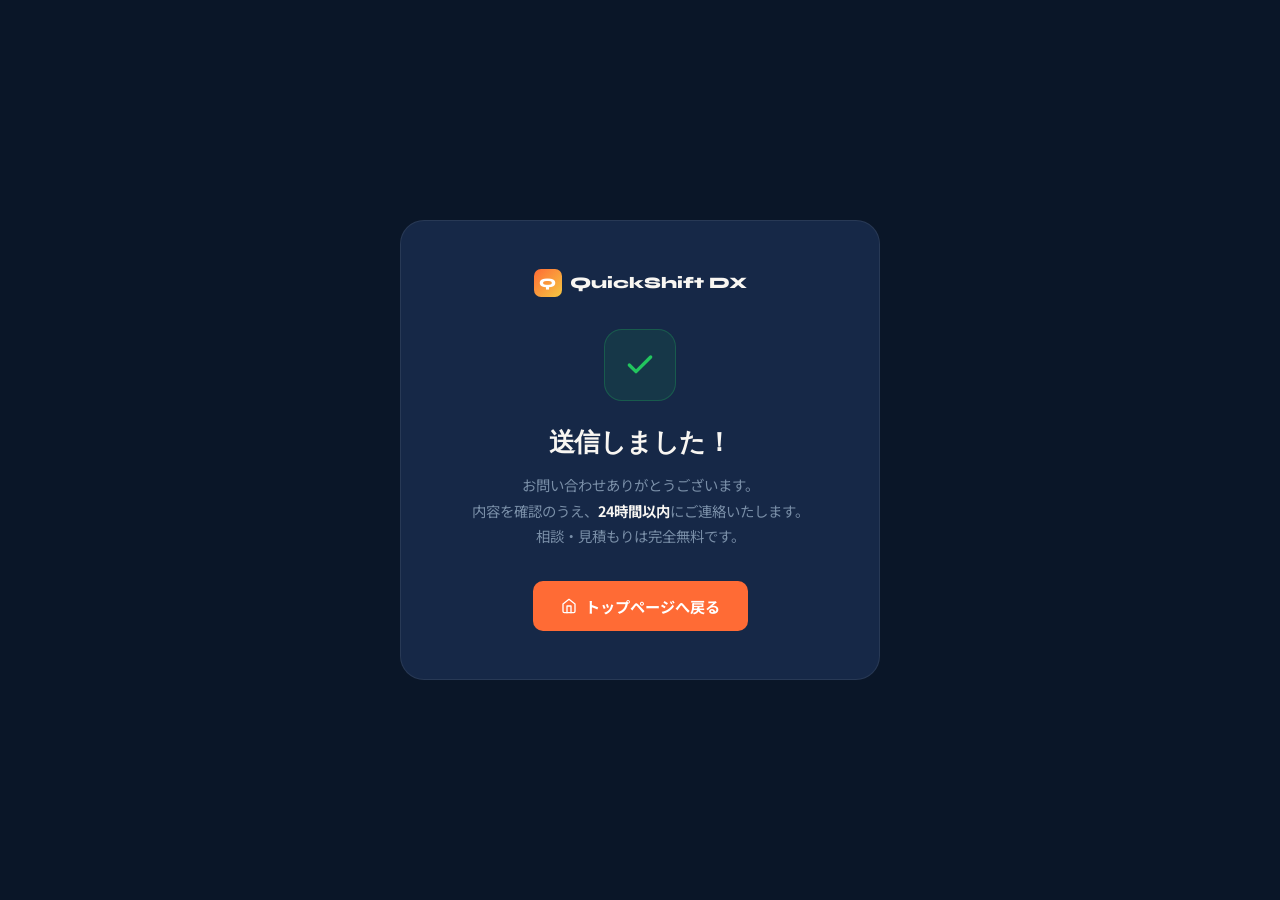
<file: thanks.html>
<!DOCTYPE html>
<html lang="ja">
<head>
<meta charset="UTF-8"><meta name="viewport" content="width=device-width, initial-scale=1.0">
<title>送信完了 | QuickShift DX</title>
<meta name="robots" content="noindex">
<link href="https://fonts.googleapis.com/css2?family=Noto+Sans+JP:wght@400;500;700;900&family=Syne:wght@700;800;900&display=swap" rel="stylesheet">
<style>
*,*::before,*::after{box-sizing:border-box;margin:0;padding:0}
html{font-size:16px}
body{font-family:'Noto Sans JP',sans-serif;background:#0a1628;color:#f8f6f2;min-height:100vh;display:flex;flex-direction:column;align-items:center;justify-content:center;padding:2rem;text-align:center}
a{text-decoration:none;color:inherit}
.card{background:#162847;border:1px solid rgba(255,255,255,.08);border-radius:24px;padding:3rem 2.5rem;max-width:480px;width:100%}
.icon{width:72px;height:72px;border-radius:18px;background:rgba(34,197,94,.1);border:1px solid rgba(34,197,94,.25);display:flex;align-items:center;justify-content:center;margin:0 auto 1.5rem}
h1{font-family:'Syne',sans-serif;font-size:1.6rem;font-weight:900;margin-bottom:.75rem;letter-spacing:-.02em}
p{font-size:.9rem;color:#7a8fa8;line-height:1.8;margin-bottom:2rem}
.btn{display:inline-flex;align-items:center;gap:8px;background:#ff6b35;color:#fff;padding:14px 28px;border-radius:10px;font-size:.95rem;font-weight:700;font-family:'Noto Sans JP',sans-serif;transition:all .2s}
.btn:hover{background:#ff9460;transform:translateY(-2px)}
.logo{display:flex;align-items:center;gap:8px;font-family:'Syne',sans-serif;font-weight:900;font-size:1rem;margin-bottom:2rem;justify-content:center}
.logo-mark{width:28px;height:28px;border-radius:7px;background:linear-gradient(135deg,#ff6b35,#f5c842);display:flex;align-items:center;justify-content:center;font-size:.8rem;font-weight:900;color:#fff}
</style>
</head>
<body>
  <div class="card">
    <a href="index.html" class="logo"><div class="logo-mark">Q</div>QuickShift DX</a>
    <div class="icon">
      <svg width="32" height="32" viewBox="0 0 24 24" fill="none" stroke="#22c55e" stroke-width="2.5" stroke-linecap="round" stroke-linejoin="round">
        <polyline points="20 6 9 17 4 12"/>
      </svg>
    </div>
    <h1>送信しました！</h1>
    <p>お問い合わせありがとうございます。<br>内容を確認のうえ、<strong style="color:#f8f6f2">24時間以内</strong>にご連絡いたします。<br>相談・見積もりは完全無料です。</p>
    <a href="index.html" class="btn">
      <svg width="16" height="16" viewBox="0 0 24 24" fill="none" stroke="currentColor" stroke-width="2" stroke-linecap="round" stroke-linejoin="round"><path d="M3 9l9-7 9 7v11a2 2 0 0 1-2 2H5a2 2 0 0 1-2-2z"/><polyline points="9 22 9 12 15 12 15 22"/></svg>
      トップページへ戻る
    </a>
  </div>
</body>
</html>
</file>
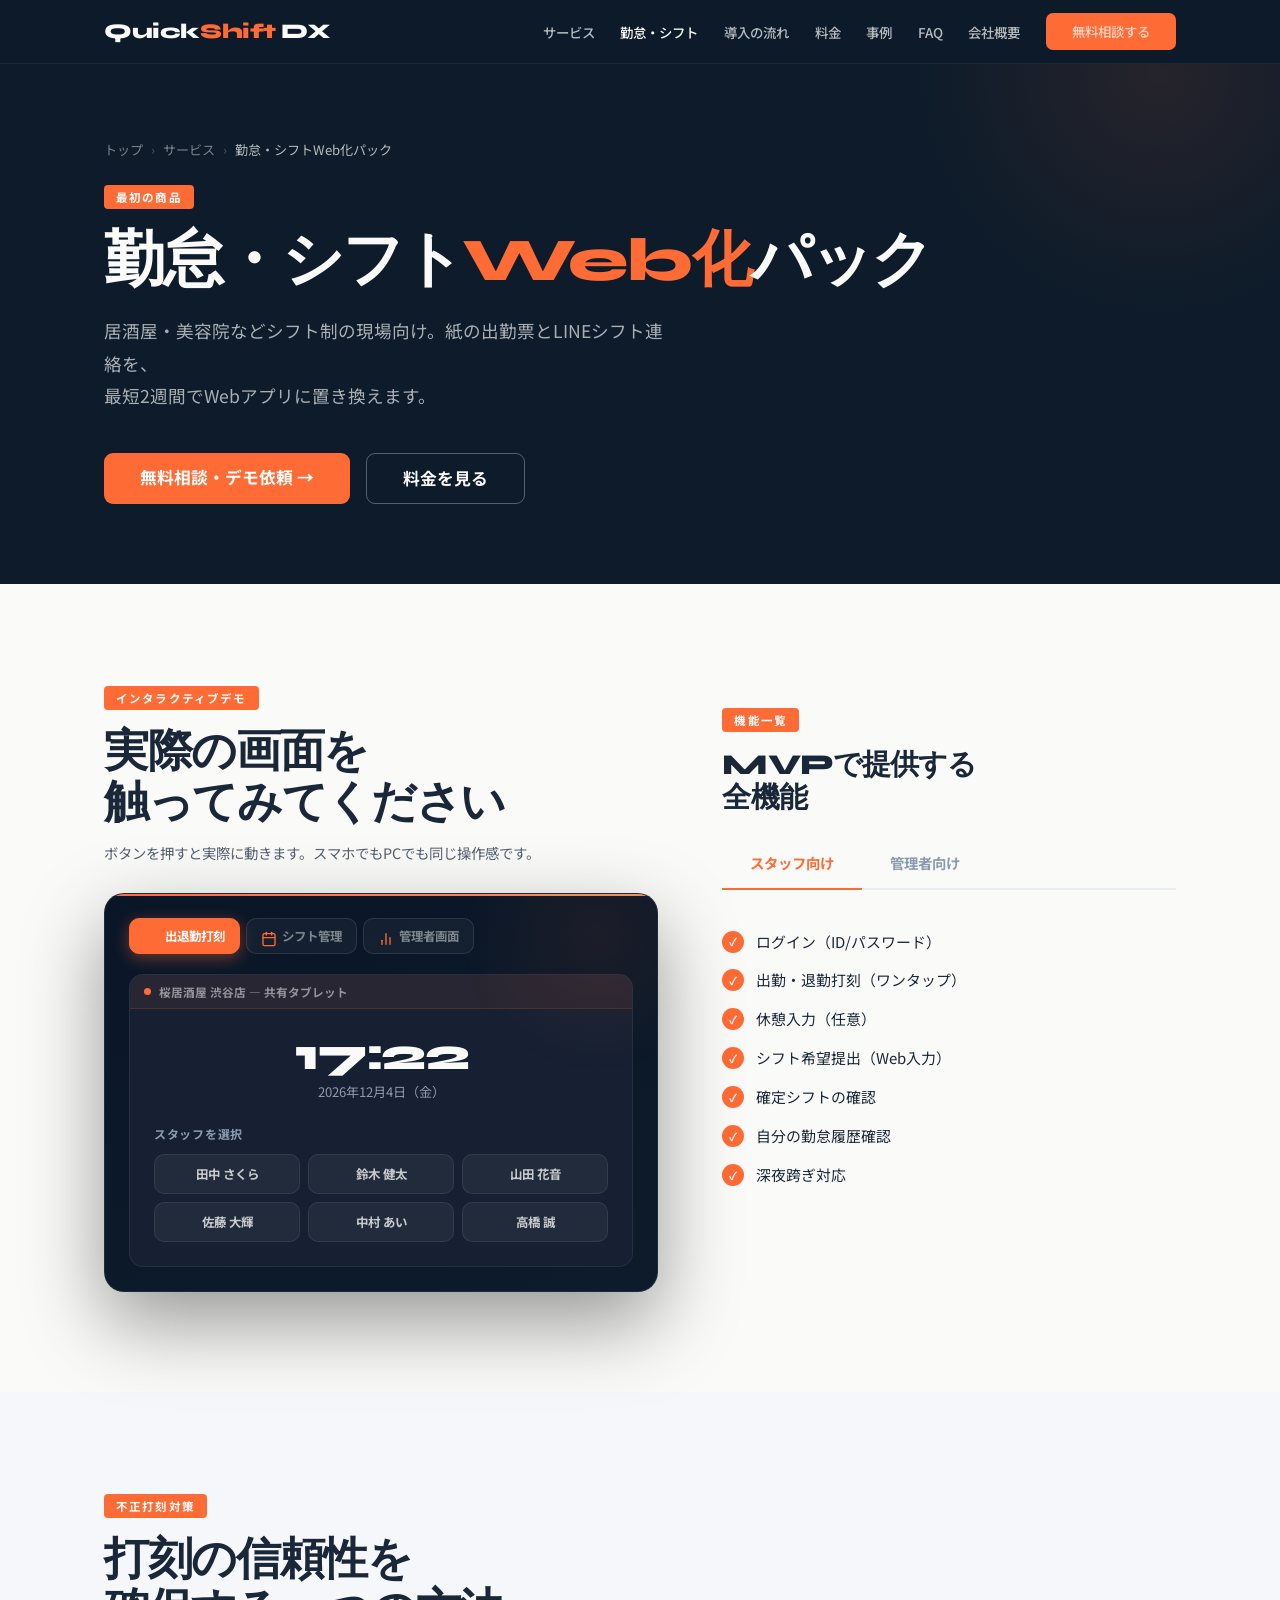
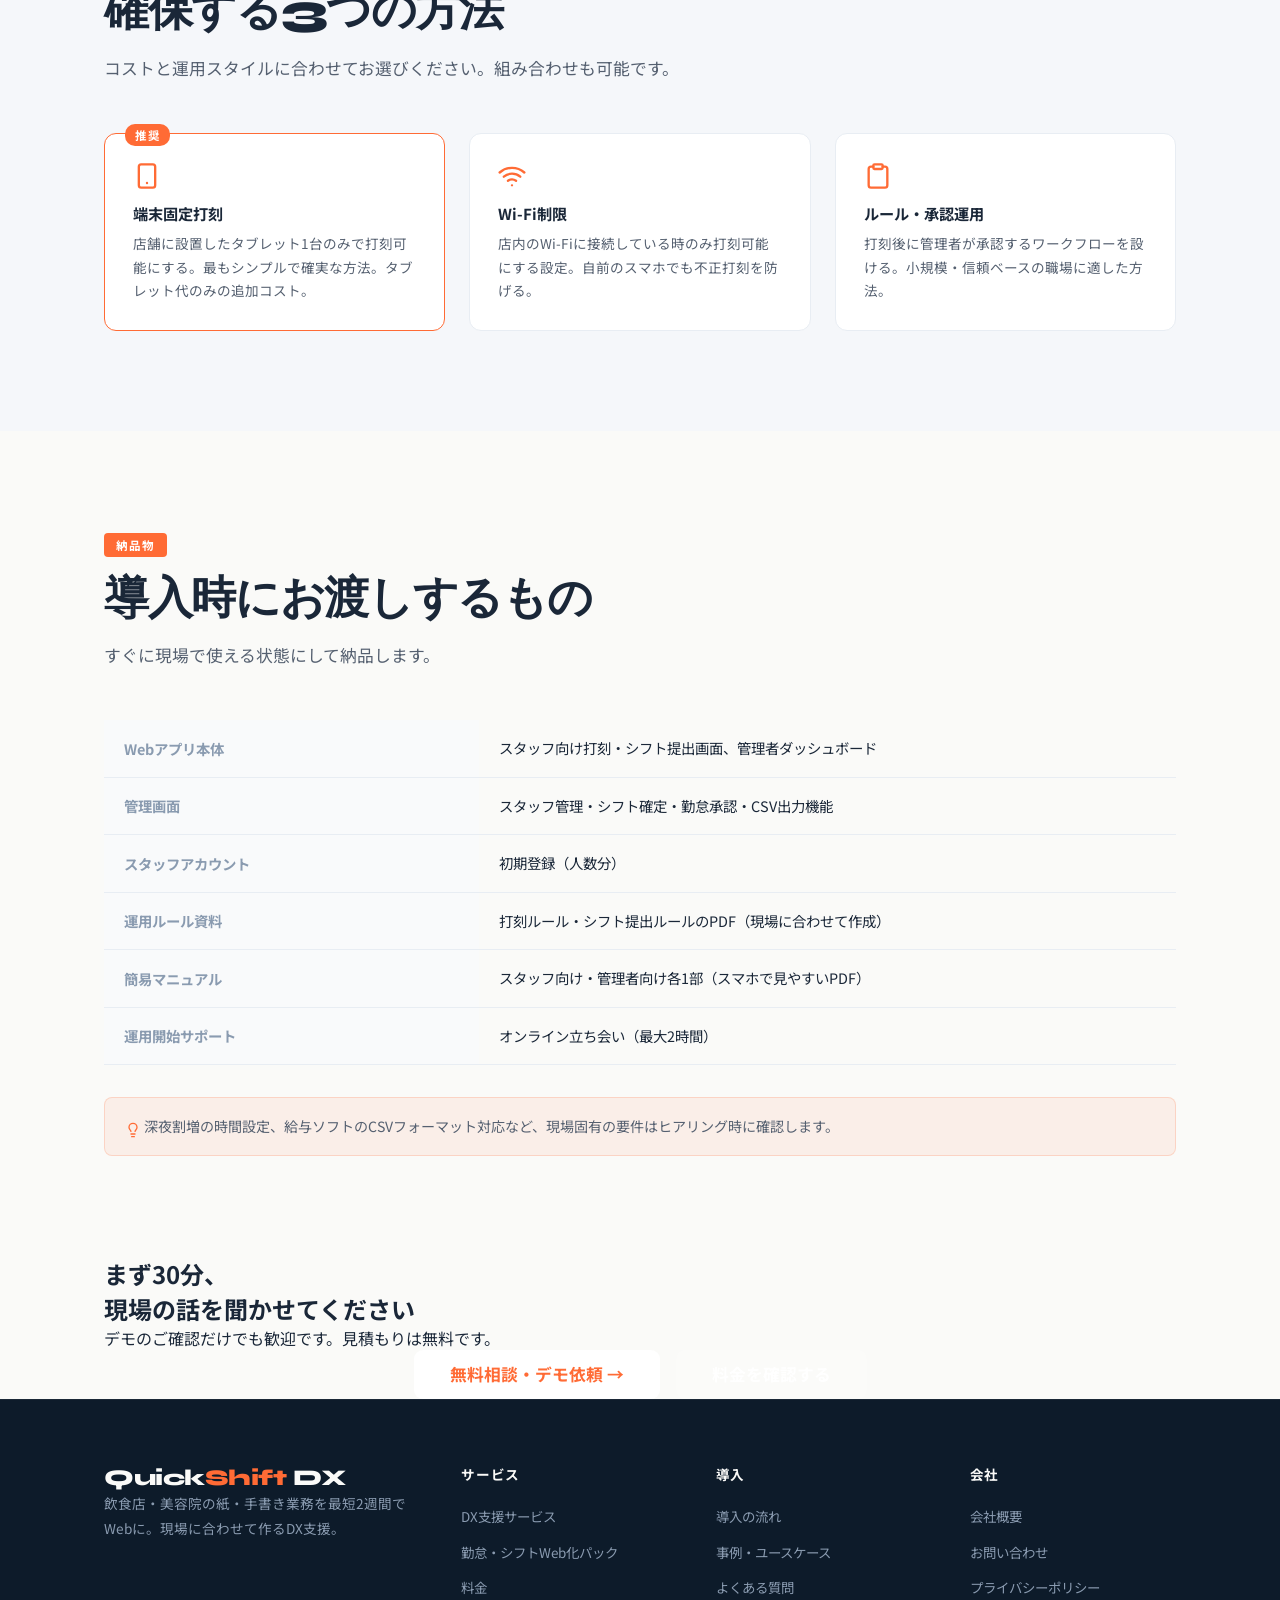
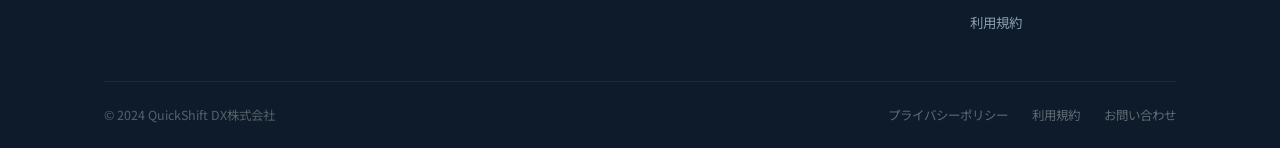
<file: product/time-shift.html>
<!DOCTYPE html>
<html lang="ja">
<head>
<meta charset="UTF-8">
<meta name="viewport" content="width=device-width, initial-scale=1.0">
<title>勤怠・シフトWeb化パック | QuickShift DX</title>
<meta name="description" content="飲食店・美容院向け勤怠・シフト管理のWeb化パック。スマホ打刻・シフト提出・給与CSV出力を最短2週間で導入。">
<style>
/* ===== QuickShift DX — Shared Styles ===== */
@import url('https://fonts.googleapis.com/css2?family=Noto+Sans+JP:wght@400;500;700;900&family=Syne:wght@700;800&display=swap');

:root {
  --navy:       #0d1b2a;
  --navy-mid:   #162032;
  --navy-light: #1e2f45;
  --accent:     #ff6b35;
  --accent-lt:  #ff8c5a;
  --white:      #fafaf8;
  --gray:       #8a9bb0;
  --gray-lt:    #e8edf3;
  --text:       #1a2738;
  --max-w:      1200px;
}

*, *::before, *::after { box-sizing: border-box; margin: 0; padding: 0; }
html { scroll-behavior: smooth; }
body {
  font-family: 'Noto Sans JP', sans-serif;
  background: var(--white);
  color: var(--text);
  overflow-x: hidden;
}
img { max-width: 100%; display: block; }
a { text-decoration: none; }

/* ── CONTAINER ── */
.container { max-width: var(--max-w); margin: 0 auto; padding: 0 5%; }

/* ── BUTTONS ── */
.btn {
  display: inline-block;
  padding: 12px 26px;
  border-radius: 7px;
  font-weight: 700;
  font-size: 0.9rem;
  cursor: pointer;
  transition: all 0.2s;
  border: none;
  font-family: 'Noto Sans JP', sans-serif;
  line-height: 1;
}
.btn-primary { background: var(--accent); color: #fff; }
.btn-primary:hover {
  background: var(--accent-lt);
  transform: translateY(-2px);
  box-shadow: 0 6px 20px rgba(255,107,53,.4);
}
.btn-outline { background: transparent; border: 1.5px solid rgba(255,255,255,.3); color: var(--white); }
.btn-outline:hover { border-color: var(--accent); color: var(--accent); }
.btn-outline-dark { background: transparent; border: 1.5px solid var(--gray-lt); color: var(--text); }
.btn-outline-dark:hover { border-color: var(--accent); color: var(--accent); }
.btn-white { background: #fff; color: var(--accent); }
.btn-white:hover { background: var(--navy); color: #fff; transform: translateY(-2px); box-shadow: 0 8px 30px rgba(0,0,0,.2); }
.btn-lg { padding: 16px 36px; font-size: 1.05rem; border-radius: 9px; }
.btn-block { display: block; text-align: center; width: 100%; }

/* ── HEADER ── */
.site-header {
  position: fixed;
  top: 0; left: 0; right: 0;
  z-index: 200;
  background: rgba(13,27,42,.96);
  backdrop-filter: blur(14px);
  border-bottom: 1px solid rgba(255,255,255,.06);
  height: 64px;
}
.header-inner {
  max-width: var(--max-w);
  margin: 0 auto;
  padding: 0 5%;
  height: 100%;
  display: flex;
  align-items: center;
  justify-content: space-between;
}
.logo {
  font-family: 'Syne', sans-serif;
  font-size: 1.3rem;
  font-weight: 800;
  color: var(--white);
  letter-spacing: -.02em;
}
.logo span { color: var(--accent); }
.site-nav {
  display: flex;
  align-items: center;
  gap: 1.6rem;
}
.site-nav a {
  color: rgba(255,255,255,.7);
  font-size: .84rem;
  font-weight: 500;
  transition: color .2s;
}
.site-nav a:hover, .site-nav a.active { color: var(--white); }
.hamburger {
  display: none;
  flex-direction: column;
  gap: 5px;
  cursor: pointer;
  padding: 4px;
  background: none;
  border: none;
}
.hamburger span {
  display: block;
  width: 24px; height: 2px;
  background: var(--white);
  border-radius: 2px;
  transition: all .3s;
}
.hamburger.open span:nth-child(1) { transform: translateY(7px) rotate(45deg); }
.hamburger.open span:nth-child(2) { opacity: 0; }
.hamburger.open span:nth-child(3) { transform: translateY(-7px) rotate(-45deg); }
.mobile-nav {
  display: none;
  position: fixed;
  top: 64px; left: 0; right: 0; bottom: 0;
  background: var(--navy);
  z-index: 190;
  padding: 2rem 5%;
  flex-direction: column;
  gap: 1.5rem;
  overflow-y: auto;
}
.mobile-nav.open { display: flex; }
.mobile-nav a {
  color: var(--white);
  font-size: 1.1rem;
  font-weight: 700;
  border-bottom: 1px solid rgba(255,255,255,.07);
  padding-bottom: 1.25rem;
}

/* ── SECTION COMMONS ── */
.section { padding: 100px 0; }
.section-sm { padding: 70px 0; }
.section-tag {
  display: inline-block;
  background: var(--accent);
  color: #fff;
  font-size: .72rem;
  font-weight: 700;
  letter-spacing: .1em;
  padding: 4px 12px;
  border-radius: 4px;
  margin-bottom: 1rem;
  text-transform: uppercase;
}
h2.section-title {
  font-family: 'Syne', sans-serif;
  font-size: clamp(1.8rem, 4vw, 2.8rem);
  font-weight: 800;
  letter-spacing: -.03em;
  line-height: 1.15;
  margin-bottom: 1rem;
}
.section-lead {
  font-size: 1.05rem;
  color: #556070;
  line-height: 1.9;
  max-width: 580px;
  margin-bottom: 3rem;
}
.section-lead.wide { max-width: 720px; }

/* dark variant */
.bg-navy { background: var(--navy); }
.bg-navy h2.section-title { color: var(--white); }
.bg-navy .section-lead { color: var(--gray); }
.bg-gray { background: #f5f7fa; }

/* ── PAGE HERO ── */
.page-hero {
  background: var(--navy);
  padding: 140px 0 80px;
  position: relative;
  overflow: hidden;
}
.page-hero::before {
  content: '';
  position: absolute;
  top: -30%; right: -10%;
  width: 500px; height: 500px;
  background: radial-gradient(circle, rgba(255,107,53,.1) 0%, transparent 70%);
}
.page-hero .section-tag { margin-bottom: 1.2rem; }
.page-hero h1 {
  font-family: 'Syne', sans-serif;
  font-size: clamp(2.2rem, 5vw, 3.8rem);
  font-weight: 800;
  color: var(--white);
  letter-spacing: -.03em;
  line-height: 1.1;
  margin-bottom: 1.25rem;
}
.page-hero h1 em { font-style: normal; color: var(--accent); }
.page-hero p {
  color: rgba(255,255,255,.65);
  font-size: 1.1rem;
  line-height: 1.85;
  max-width: 560px;
}
.page-hero .hero-cta { margin-top: 2.5rem; display: flex; gap: 1rem; flex-wrap: wrap; }

/* ── FOOTER ── */
.site-footer {
  background: var(--navy);
  border-top: 1px solid rgba(255,255,255,.06);
}
.footer-main {
  display: grid;
  grid-template-columns: 1.5fr 1fr 1fr 1fr;
  gap: 3rem;
  padding: 4rem 0 3rem;
}
.footer-brand .logo { font-size: 1.4rem; margin-bottom: 1rem; }
.footer-brand p { font-size: .85rem; color: var(--gray); line-height: 1.8; }
.footer-col h4 { color: var(--white); font-size: .85rem; font-weight: 700; margin-bottom: 1.2rem; letter-spacing: .05em; }
.footer-col ul { list-style: none; display: flex; flex-direction: column; gap: .7rem; }
.footer-col ul a { color: var(--gray); font-size: .84rem; transition: color .2s; }
.footer-col ul a:hover { color: var(--white); }
.footer-bottom {
  border-top: 1px solid rgba(255,255,255,.06);
  padding: 1.5rem 0;
  display: flex;
  justify-content: space-between;
  align-items: center;
  flex-wrap: wrap;
  gap: 1rem;
}
.footer-bottom p { color: rgba(255,255,255,.3); font-size: .78rem; }
.footer-bottom-links { display: flex; gap: 1.5rem; }
.footer-bottom-links a { color: rgba(255,255,255,.35); font-size: .78rem; }
.footer-bottom-links a:hover { color: rgba(255,255,255,.7); }

/* ── FLOATING CTA ── */
.floating-cta {
  position: fixed;
  bottom: 2rem; right: 2rem;
  z-index: 180;
  opacity: 0;
  transform: translateY(10px);
  transition: all .4s;
  pointer-events: none;
}
.floating-cta.visible { opacity: 1; transform: translateY(0); pointer-events: all; }
.floating-cta .btn { box-shadow: 0 8px 30px rgba(255,107,53,.5); }

/* ── CARDS ── */
.card {
  background: #fff;
  border: 1.5px solid var(--gray-lt);
  border-radius: 14px;
  padding: 2.5rem;
  transition: all .3s;
  position: relative;
  overflow: hidden;
}
.card::before {
  content: '';
  position: absolute;
  top: 0; left: 0; right: 0;
  height: 3px;
  background: var(--accent);
  transform: scaleX(0);
  transform-origin: left;
  transition: transform .3s;
}
.card:hover { transform: translateY(-4px); box-shadow: 0 12px 40px rgba(13,27,42,.12); border-color: var(--accent); }
.card:hover::before { transform: scaleX(1); }

.card-dark {
  background: var(--navy-mid);
  border: 1px solid rgba(255,255,255,.07);
  border-radius: 14px;
  padding: 2.5rem;
  transition: all .3s;
}
.card-dark:hover { background: var(--navy-light); transform: translateY(-4px); }

/* ── FEATURE LIST ── */
.feature-list { list-style: none; display: flex; flex-direction: column; gap: .9rem; }
.feature-list li { display: flex; align-items: flex-start; gap: 12px; font-size: .93rem; line-height: 1.65; }
.feature-list li::before {
  content: '✓';
  min-width: 22px; height: 22px;
  background: var(--accent); color: #fff;
  border-radius: 50%;
  display: flex; align-items: center; justify-content: center;
  font-size: .7rem; font-weight: 700;
  margin-top: 1px; flex-shrink: 0;
}

/* ── PROCESS STEPS ── */
.steps-grid {
  display: grid;
  grid-template-columns: repeat(4, 1fr);
  gap: 0;
  position: relative;
  margin-top: 3rem;
}
.steps-grid::before {
  content: '';
  position: absolute;
  top: 32px; left: 12%; right: 12%;
  height: 1px;
  background: linear-gradient(90deg, var(--accent) 0%, var(--gray-lt) 100%);
}
.step-item { display: flex; flex-direction: column; align-items: center; text-align: center; padding: 0 1.25rem; }
.step-num {
  width: 64px; height: 64px;
  background: var(--navy); color: var(--white);
  border-radius: 50%;
  display: flex; align-items: center; justify-content: center;
  font-family: 'Syne', sans-serif;
  font-size: 1.3rem; font-weight: 800;
  margin-bottom: 1.25rem;
  position: relative; z-index: 1;
  border: 3px solid var(--accent);
}
.step-item:last-child .step-num { background: var(--accent); }
.step-item h3 { font-size: .98rem; font-weight: 700; margin-bottom: .5rem; }
.step-item p { font-size: .84rem; color: #556070; line-height: 1.7; }

/* ── FAQ ── */
.faq-list { display: flex; flex-direction: column; border: 1.5px solid var(--gray-lt); border-radius: 12px; overflow: hidden; }
.faq-item { border-bottom: 1px solid var(--gray-lt); }
.faq-item:last-child { border-bottom: none; }
.faq-q {
  width: 100%; background: #fff; border: none;
  padding: 1.4rem 1.75rem;
  text-align: left;
  font-family: 'Noto Sans JP', sans-serif;
  font-size: .94rem; font-weight: 700; color: var(--text);
  cursor: pointer;
  display: flex; justify-content: space-between; align-items: center; gap: 1rem;
  transition: background .2s;
}
.faq-q:hover { background: #fafafa; }
.faq-q.open { background: #fff8f5; }
.faq-icon {
  min-width: 26px; height: 26px;
  border: 2px solid var(--gray-lt); border-radius: 50%;
  display: flex; align-items: center; justify-content: center;
  font-size: 1.1rem; color: var(--gray); line-height: 1;
  transition: all .3s; flex-shrink: 0;
}
.faq-q.open .faq-icon { background: var(--accent); border-color: var(--accent); color: #fff; transform: rotate(45deg); }
.faq-a { display: none; padding: 0 1.75rem 1.4rem; font-size: .9rem; color: #556070; line-height: 1.9; background: #fff; }
.faq-a.open { display: block; }

/* ── FORM ── */
.form-group { display: flex; flex-direction: column; gap: 6px; }
.form-group label { font-size: .82rem; font-weight: 700; }
.form-label-dark { color: rgba(255,255,255,.7); }
.required-mark { color: var(--accent); margin-left: 4px; }
.form-input, .form-select, .form-textarea {
  border-radius: 8px;
  padding: 13px 16px;
  font-family: 'Noto Sans JP', sans-serif;
  font-size: .9rem;
  outline: none;
  transition: border-color .2s, background .2s;
}
.form-input-dark, .form-select-dark, .form-textarea-dark {
  background: rgba(255,255,255,.06);
  border: 1px solid rgba(255,255,255,.12);
  color: var(--white);
}
.form-input-dark::placeholder, .form-textarea-dark::placeholder { color: rgba(255,255,255,.3); }
.form-input-dark:focus, .form-select-dark:focus, .form-textarea-dark:focus {
  border-color: var(--accent);
  background: rgba(255,255,255,.09);
}
.form-select-dark option { background: var(--navy); color: var(--white); }
.form-textarea { resize: vertical; min-height: 120px; }
.radio-group { display: flex; gap: 1rem; flex-wrap: wrap; }
.radio-label { display: flex; align-items: center; gap: 8px; cursor: pointer; font-size: .9rem; }
.radio-label input { accent-color: var(--accent); }
.form-row { display: grid; grid-template-columns: 1fr 1fr; gap: 1.25rem; }
.form-stack { display: flex; flex-direction: column; gap: 1.25rem; }

/* ── BADGE ── */
.badge { padding: 3px 10px; border-radius: 12px; font-size: .72rem; font-weight: 700; }
.badge-in  { background: rgba(52,211,153,.15); color: #34d399; }
.badge-out { background: rgba(148,163,184,.15); color: #94a3b8; }
.badge-new { background: rgba(255,107,53,.15); color: var(--accent); }

/* ── ANIMATIONS ── */
.fade-up { opacity: 0; transform: translateY(28px); transition: opacity .65s ease, transform .65s ease; }
.fade-up.visible { opacity: 1; transform: translateY(0); }
.fade-up:nth-child(2) { transition-delay: .1s; }
.fade-up:nth-child(3) { transition-delay: .2s; }
.fade-up:nth-child(4) { transition-delay: .3s; }

/* ── SUCCESS BANNER ── */
.success-banner {
  display: none;
  background: #dcfce7; border: 1.5px solid #86efac;
  border-radius: 10px; padding: 1.25rem 1.75rem;
  color: #15803d; font-weight: 700; font-size: .95rem;
  margin-top: 1.5rem;
}

/* ── BREADCRUMB ── */
.breadcrumb { display: flex; align-items: center; gap: .5rem; margin-bottom: 1.5rem; }
.breadcrumb a { color: rgba(255,255,255,.45); font-size: .82rem; }
.breadcrumb a:hover { color: rgba(255,255,255,.8); }
.breadcrumb span { color: rgba(255,255,255,.25); font-size: .82rem; }
.breadcrumb .current { color: rgba(255,255,255,.7); font-size: .82rem; }

/* ── NOTICE ── */
.notice {
  background: rgba(255,107,53,.08);
  border: 1px solid rgba(255,107,53,.2);
  border-radius: 8px; padding: 1rem 1.25rem;
  font-size: .88rem; color: #556070; line-height: 1.8;
}

/* ── RESPONSIVE ── */
@media (max-width: 960px) {
  .footer-main { grid-template-columns: 1fr 1fr; }
  .steps-grid { grid-template-columns: 1fr 1fr; gap: 2.5rem; }
  .steps-grid::before { display: none; }
}

@media (max-width: 680px) {
  .site-nav { display: none; }
  .hamburger { display: flex; }
  .footer-main { grid-template-columns: 1fr; gap: 2rem; }
  .form-row { grid-template-columns: 1fr; }
  .steps-grid { grid-template-columns: 1fr 1fr; }
  .section { padding: 70px 0; }
  .page-hero { padding: 120px 0 60px; }
}

</style>
<style>
.tab-nav { display: flex; gap: 0; border-bottom: 2px solid var(--gray-lt); margin-bottom: 2.5rem; flex-wrap: wrap; }
.tab-btn {
  padding: .9rem 1.75rem; background: none; border: none;
  font-family: 'Noto Sans JP', sans-serif; font-size: .9rem; font-weight: 700;
  color: var(--gray); cursor: pointer; border-bottom: 2px solid transparent;
  margin-bottom: -2px; transition: all .2s;
}
.tab-btn.active { color: var(--accent); border-bottom-color: var(--accent); }
.tab-panel { display: none; }
.tab-panel.active { display: block; }

.feature-grid { display: grid; grid-template-columns: repeat(auto-fit,minmax(260px,1fr)); gap: 1.5rem; }
.feature-card {
  background: #fff; border: 1.5px solid var(--gray-lt); border-radius: 12px; padding: 1.75rem;
  display: flex; flex-direction: column; gap: .75rem;
}
.feature-card h4 { font-size: .95rem; font-weight: 700; display: flex; align-items: center; gap: 8px; }
.feature-card p { font-size: .86rem; color: #556070; line-height: 1.75; }

.spec-table { width: 100%; border-collapse: collapse; }
.spec-table th, .spec-table td { padding: 1rem 1.25rem; text-align: left; border-bottom: 1px solid var(--gray-lt); font-size: .9rem; }
.spec-table th { font-weight: 700; color: var(--gray); width: 35%; background: #f9fafb; }
.spec-table td { line-height: 1.7; }

.security-options { display: grid; grid-template-columns: repeat(auto-fit,minmax(220px,1fr)); gap: 1.5rem; margin-top: 2rem; }
.security-card {
  border: 1.5px solid var(--gray-lt); border-radius: 12px; padding: 1.75rem;
  position: relative; background: #fff;
}
.security-card.recommended { border-color: var(--accent); }
.security-badge {
  position: absolute; top: -10px; left: 1.25rem;
  background: var(--accent); color: #fff; font-size: .72rem; font-weight: 700;
  padding: 3px 10px; border-radius: 10px; letter-spacing: .05em;
}
.security-card h4 { font-size: .95rem; font-weight: 700; margin-bottom: .5rem; }
.security-card p { font-size: .85rem; color: #556070; line-height: 1.7; }

/* ===== RICH DEMO STYLES ===== */
.demo-wrapper {
  background: linear-gradient(160deg, #0a1628 0%, var(--navy) 100%);
  border-radius: 20px; padding: 1.5rem;
  position: relative; overflow: hidden;
  border: 1px solid rgba(255,255,255,.08);
  box-shadow: 0 30px 80px rgba(0,0,0,.4);
}
.demo-wrapper::before { content:''; position:absolute; top:0; left:0; right:0; height:2px; background:linear-gradient(90deg,var(--accent),#ff8c5a,transparent); }
.demo-wrapper::after { content:''; position:absolute; top:-100px; right:-80px; width:280px; height:280px; background:radial-gradient(circle,rgba(255,107,53,.07) 0%,transparent 70%); pointer-events:none; }
.demo-tabs { display:flex; gap:6px; margin-bottom:1.25rem; flex-wrap:wrap; }
.demo-tab { display:flex; align-items:center; gap:5px; padding:8px 14px; border-radius:10px; border:1.5px solid rgba(255,255,255,.1); background:rgba(255,255,255,.04); color:rgba(255,255,255,.45); font-family:'Noto Sans JP',sans-serif; font-size:.78rem; font-weight:700; cursor:pointer; transition:all .2s; }
.demo-tab:hover { border-color:rgba(255,255,255,.25); color:rgba(255,255,255,.75); }
.demo-tab.active { background:var(--accent); border-color:var(--accent); color:#fff; box-shadow:0 4px 16px rgba(255,107,53,.4); }
.demo-tab-icon { font-size:1rem; }
.demo-screen { display:none; }
.demo-screen.active { display:block; animation:demoSlideIn .35s cubic-bezier(.22,.68,0,1.2) forwards; }
@keyframes demoSlideIn {
  from { opacity:0; transform:translateY(12px) scale(.98); }
  to   { opacity:1; transform:translateY(0)   scale(1); }
}
@keyframes blink { 0%,100%{opacity:1} 50%{opacity:.2} }
@keyframes pulseGreen {
  0%,100% { box-shadow: 0 0 0 0 rgba(52,211,153,.4); }
  50%     { box-shadow: 0 0 0 8px rgba(52,211,153,0); }
}
@keyframes pulseOrange {
  0%,100% { box-shadow: 0 0 0 0 rgba(255,107,53,.4); }
  50%     { box-shadow: 0 0 0 8px rgba(255,107,53,0); }
}
@keyframes countUp {
  from { opacity:0; transform:translateY(8px); }
  to   { opacity:1; transform:translateY(0); }
}
@keyframes shimmerBar {
  0%   { background-position: -200% 0; }
  100% { background-position:  200% 0; }
}
@keyframes rowSlideIn {
  from { opacity:0; transform:translateX(-10px); }
  to   { opacity:1; transform:translateX(0); }
}
@keyframes badgePop {
  0%   { transform:scale(0.6); opacity:0; }
  70%  { transform:scale(1.15); }
  100% { transform:scale(1);   opacity:1; }
}
@keyframes clockTick {
  0%,100% { opacity:1; }
  49%     { opacity:1; }
  50%     { opacity:.4; }
}

/* アニメーション適用 */
.demo-wrapper { animation: none; }
.punch-clock { animation: clockTick 2s step-end infinite; }
.punch-big-in:not(:disabled) { animation: pulseGreen 2.5s infinite; }
.punch-result.in-type { animation: demoSlideIn .4s cubic-bezier(.22,.68,0,1.2); }
.punch-result.out-type { animation: demoSlideIn .4s cubic-bezier(.22,.68,0,1.2); }
.staff-chip { animation: rowSlideIn .3s ease both; }
.staff-chip:nth-child(1){animation-delay:.03s}
.staff-chip:nth-child(2){animation-delay:.06s}
.staff-chip:nth-child(3){animation-delay:.09s}
.staff-chip:nth-child(4){animation-delay:.12s}
.staff-chip:nth-child(5){animation-delay:.15s}
.staff-chip:nth-child(6){animation-delay:.18s}
.shift-table tbody tr { animation: rowSlideIn .3s ease both; }
.shift-table tbody tr:nth-child(1){animation-delay:.05s}
.shift-table tbody tr:nth-child(2){animation-delay:.10s}
.shift-table tbody tr:nth-child(3){animation-delay:.15s}
.shift-table tbody tr:nth-child(4){animation-delay:.20s}
.shift-table tbody tr:nth-child(5){animation-delay:.25s}
.admin-kpi-num { animation: countUp .5s ease both; }
.admin-kpi:nth-child(1) .admin-kpi-num{animation-delay:.05s}
.admin-kpi:nth-child(2) .admin-kpi-num{animation-delay:.12s}
.admin-kpi:nth-child(3) .admin-kpi-num{animation-delay:.19s}
.admin-kpi:nth-child(4) .admin-kpi-num{animation-delay:.26s}
.admin-row { animation: rowSlideIn .3s ease both; }
.admin-row:nth-child(1){animation-delay:.06s}
.admin-row:nth-child(2){animation-delay:.12s}
.admin-row:nth-child(3){animation-delay:.18s}
.admin-row:nth-child(4){animation-delay:.24s}
.admin-row:nth-child(5){animation-delay:.30s}
.admin-row:nth-child(6){animation-delay:.36s}
.admin-row:nth-child(7){animation-delay:.42s}
.badge { animation: badgePop .4s cubic-bezier(.22,.68,0,1.2) both; }
.shift-cell { animation: badgePop .3s ease both; }

/* デモタブ切替時にアニメーション再適用 */
.demo-screen.active .staff-chip,
.demo-screen.active .shift-table tbody tr,
.demo-screen.active .admin-row,
.demo-screen.active .badge,
.demo-screen.active .shift-cell,
.demo-screen.active .admin-kpi-num { animation-play-state: running; }

/* punch-bigホバー時のグロウ */
.punch-big-out:not(:disabled):hover { animation: pulseOrange 1s infinite; }

/* demo-wrapperのグラデーションシマーライン */
.demo-wrapper::before {
  content:''; position:absolute; top:0; left:0; right:0; height:2px;
  background: linear-gradient(90deg, var(--accent) 0%, #ff8c5a 50%, transparent 100%);
  background-size: 200% 100%;
  animation: shimmerBar 3s linear infinite;
}

/* 打刻 */
.punch-device { background:var(--navy-mid); border-radius:14px; border:1px solid rgba(255,255,255,.07); overflow:hidden; }
.punch-store-bar { background:rgba(255,107,53,.08); border-bottom:1px solid rgba(255,107,53,.15); padding:8px 14px; display:flex; align-items:center; gap:8px; font-size:.73rem; color:rgba(255,255,255,.5); font-weight:700; }
.punch-store-dot { width:7px; height:7px; border-radius:50%; background:var(--accent); animation:blink 2s infinite; }
.punch-main { padding:1.5rem; }
.punch-clock-wrap { text-align:center; margin-bottom:1.5rem; }
.punch-clock { font-family:'Syne',sans-serif; font-size:3.5rem; font-weight:800; color:var(--white); line-height:1; letter-spacing:-.04em; }
.punch-date { font-size:.82rem; color:var(--gray); margin-top:.25rem; }
.punch-staff-label { font-size:.75rem; color:var(--gray); font-weight:700; margin-bottom:.75rem; letter-spacing:.06em; }
.punch-staff-grid { display:grid; grid-template-columns:repeat(3,1fr); gap:8px; }
.staff-chip { padding:10px 6px; border-radius:10px; background:rgba(255,255,255,.05); border:1.5px solid rgba(255,255,255,.08); color:rgba(255,255,255,.75); font-size:.78rem; font-weight:700; font-family:'Noto Sans JP',sans-serif; cursor:pointer; transition:all .2s; text-align:center; white-space:nowrap; }
.staff-chip:hover { background:rgba(255,255,255,.1); border-color:rgba(255,255,255,.2); }
.staff-chip.selected { background:rgba(255,107,53,.15); border-color:var(--accent); color:var(--accent); }
.punch-selected-name { text-align:center; font-size:1.1rem; font-weight:700; color:var(--white); }
.punch-btns { text-align:center; }
.punch-big { flex:1; padding:16px 12px; border-radius:12px; border:none; font-family:'Noto Sans JP',sans-serif; font-size:.9rem; font-weight:700; cursor:pointer; transition:all .25s; display:flex; flex-direction:column; align-items:center; gap:6px; }
.punch-big-in { background:rgba(52,211,153,.15); color:#34d399; border:1.5px solid rgba(52,211,153,.3); }
.punch-big-in:hover:not(:disabled) { background:rgba(52,211,153,.28); transform:scale(1.03); box-shadow:0 6px 20px rgba(52,211,153,.2); }
.punch-big-out { background:rgba(255,107,53,.12); color:var(--accent); border:1.5px solid rgba(255,107,53,.3); }
.punch-big-out:hover:not(:disabled) { background:rgba(255,107,53,.22); transform:scale(1.03); box-shadow:0 6px 20px rgba(255,107,53,.2); }
.punch-big:disabled { opacity:.4; cursor:not-allowed; transform:none !important; }
.punch-result { margin-top:1rem; padding:1rem 1.25rem; border-radius:12px; font-size:.9rem; font-weight:700; text-align:center; line-height:1.6; }
.punch-result.in-type { background:rgba(52,211,153,.1); border:1.5px solid rgba(52,211,153,.3); color:#34d399; }
.punch-result.out-type { background:rgba(255,107,53,.1); border:1.5px solid rgba(255,107,53,.3); color:var(--accent); }

/* シフト */
.shift-device { background:var(--navy-mid); border-radius:14px; border:1px solid rgba(255,255,255,.07); overflow:hidden; }
.shift-header-bar { display:flex; justify-content:space-between; align-items:center; padding:10px 14px; background:var(--navy-light); border-bottom:1px solid rgba(255,255,255,.06); }
.shift-confirmed-badge { background:rgba(52,211,153,.15); color:#34d399; border:1px solid rgba(52,211,153,.3); border-radius:20px; padding:3px 10px; font-size:.7rem; font-weight:700; }
.week-nav { display:flex; align-items:center; justify-content:space-between; padding:10px 14px; border-bottom:1px solid rgba(255,255,255,.05); }
.week-btn { background:rgba(255,255,255,.07); border:none; color:rgba(255,255,255,.6); width:28px; height:28px; border-radius:50%; cursor:pointer; font-size:1rem; display:flex; align-items:center; justify-content:center; transition:all .2s; }
.week-btn:hover { background:rgba(255,255,255,.15); color:#fff; }
.week-label { font-size:.78rem; color:rgba(255,255,255,.7); font-weight:700; }
.shift-table { width:100%; border-collapse:collapse; font-size:.76rem; min-width:300px; }
.shift-th-name { color:var(--gray); text-align:left; padding:8px 10px; font-weight:700; white-space:nowrap; background:rgba(255,255,255,.03); }
.shift-th-day { color:var(--gray); text-align:center; padding:6px 4px; font-weight:700; background:rgba(255,255,255,.03); line-height:1.3; }
.today-col { color:var(--accent) !important; }
.shift-table tbody tr { border-bottom:1px solid rgba(255,255,255,.04); }
.shift-td-name { color:rgba(255,255,255,.8); padding:8px 10px; white-space:nowrap; font-weight:500; }
.shift-td-cell { text-align:center; padding:5px 3px; }
.shift-cell { padding:4px 8px; border-radius:6px; font-size:.7rem; font-weight:700; display:inline-block; }
.shift-work { background:rgba(52,211,153,.15); color:#34d399; }
.shift-off { background:rgba(148,163,184,.1); color:#64748b; }
.shift-wish { background:rgba(255,107,53,.15); color:var(--accent); }
.shift-legend { padding:10px 14px; font-size:.72rem; color:var(--gray); display:flex; align-items:center; gap:6px; flex-wrap:wrap; background:rgba(0,0,0,.15); }

/* 管理者 */
.admin-device { background:var(--navy-mid); border-radius:14px; border:1px solid rgba(255,255,255,.07); overflow:hidden; }
.admin-titlebar { background:#1a1a2e; padding:10px 14px; display:flex; align-items:center; gap:10px; border-bottom:1px solid rgba(255,255,255,.06); }
.mac-dot { width:10px; height:10px; border-radius:50%; }
.admin-title-text { flex:1; font-size:.75rem; color:rgba(255,255,255,.4); text-align:center; }
.admin-live-badge { font-size:.68rem; font-weight:700; color:#34d399; animation:blink 2s infinite; }
.admin-body { padding:1.25rem; }
.admin-kpi-row { display:grid; grid-template-columns:repeat(4,1fr); gap:8px; margin-bottom:1.1rem; }
.admin-kpi { border-radius:10px; padding:.75rem .5rem; text-align:center; }
.admin-kpi-green { background:rgba(52,211,153,.1); border:1px solid rgba(52,211,153,.2); }
.admin-kpi-gray { background:rgba(148,163,184,.07); border:1px solid rgba(148,163,184,.15); }
.admin-kpi-orange { background:rgba(255,107,53,.08); border:1px solid rgba(255,107,53,.18); }
.admin-kpi-blue { background:rgba(99,102,241,.08); border:1px solid rgba(99,102,241,.18); }
.admin-kpi-num { font-family:'Syne',sans-serif; font-size:1.4rem; font-weight:800; line-height:1; }
.admin-kpi-green .admin-kpi-num { color:#34d399; }
.admin-kpi-gray .admin-kpi-num { color:#94a3b8; }
.admin-kpi-orange .admin-kpi-num { color:var(--accent); }
.admin-kpi-blue .admin-kpi-num { color:#818cf8; }
.admin-kpi-label { font-size:.65rem; color:var(--gray); margin-top:4px; }
.admin-staff-list { display:flex; flex-direction:column; gap:2px; margin-bottom:1rem; }
.admin-row { display:flex; align-items:center; padding:8px 10px; border-radius:8px; background:rgba(255,255,255,.03); gap:8px; transition:background .2s; }
.admin-row:hover { background:rgba(255,255,255,.06); }
.admin-name { flex:1; color:rgba(255,255,255,.8); font-size:.82rem; font-weight:500; white-space:nowrap; }
.admin-time { color:var(--gray); font-size:.72rem; white-space:nowrap; margin-right:4px; }
.admin-footer-bar { display:flex; align-items:center; justify-content:space-between; background:rgba(0,0,0,.2); border-radius:10px; padding:.85rem 1rem; }
.admin-csv-area { display:flex; flex-direction:column; gap:3px; }
.admin-csv-btn { background:var(--accent); color:#fff; border:none; border-radius:8px; padding:8px 16px; font-family:'Noto Sans JP',sans-serif; font-size:.8rem; font-weight:700; cursor:pointer; transition:all .2s; }
.admin-csv-btn:hover { background:var(--accent-lt); transform:translateY(-1px); box-shadow:0 4px 14px rgba(255,107,53,.4); }
.admin-csv-btn.downloading { background:#34d399; }

/* スマホ対応 */

  .punch-clock { font-size:2.8rem; }
  .admin-kpi-row { grid-template-columns:repeat(2,1fr); }
  .admin-kpi-num { font-size:1.2rem; }
}


  .spec-table td { font-size: .82rem; }
}

/* ── SVG Icons ── */
.svg-icon { display:inline-flex; align-items:center; justify-content:center; }
.svg-icon svg { width:100%; height:100%; }
.svg-icon-block { display:flex; align-items:center; justify-content:center; }
.svg-icon-block svg { width:100%; height:100%; }
.demo-tab-icon { display:inline-flex; align-items:center; }
.demo-tab-icon svg { width:1em; height:1em; }
.problem-icon .svg-icon svg { stroke: var(--accent); }
.service-icon .svg-icon svg { stroke: var(--accent); }
</style>
</head>
<body>

<header class="site-header">
  <div class="header-inner">
    <a href="../index.html" class="logo">Quick<span>Shift</span> DX</a>
    <nav class="site-nav">
      <a href="../services.html">サービス</a>
      <a href="time-shift.html">勤怠・シフト</a>
      <a href="../process.html">導入の流れ</a>
      <a href="../pricing.html">料金</a>
      <a href="../cases.html">事例</a>
      <a href="../faq.html">FAQ</a>
      <a href="../company.html">会社概要</a>
      <a href="../contact.html" class="btn btn-primary">無料相談する</a>
    </nav>
    <button class="hamburger" aria-label="メニュー"><span></span><span></span><span></span></button>
  </div>
</header>
<nav class="mobile-nav">
  <a href="../index.html">トップ</a>
  <a href="../services.html">サービス</a>
  <a href="time-shift.html">勤怠・シフトWeb化パック</a>
  <a href="../process.html">導入の流れ</a>
  <a href="../pricing.html">料金</a>
  <a href="../cases.html">事例・ユースケース</a>
  <a href="../faq.html">よくある質問</a>
  <a href="../company.html">会社概要</a>
  <a href="../contact.html" class="btn btn-primary" style="border-radius:8px; text-align:center;">無料相談する</a>
</nav>

<section class="page-hero">
  <div class="container">
    <nav class="breadcrumb">
      <a href="../index.html">トップ</a><span>›</span>
      <a href="../services.html">サービス</a><span>›</span>
      <span class="current">勤怠・シフトWeb化パック</span>
    </nav>
    <div class="section-tag">最初の商品</div>
    <h1>勤怠・シフト<em>Web化</em>パック</h1>
    <p>居酒屋・美容院などシフト制の現場向け。紙の出勤票とLINEシフト連絡を、<br>最短2週間でWebアプリに置き換えます。</p>
    <div class="hero-cta">
      <a href="../contact.html" class="btn btn-primary btn-lg">無料相談・デモ依頼 →</a>
      <a href="../pricing.html" class="btn btn-outline btn-lg">料金を見る</a>
    </div>
  </div>
</section>

<!-- DEMO + FEATURES -->
<section class="section">
  <div class="container">
    <div style="display:grid; grid-template-columns:1.1fr .9fr; gap:4rem; align-items:start">
      <div>
        <div class="section-tag">インタラクティブデモ</div>
        <h2 class="section-title" style="margin-bottom:.75rem">実際の画面を<br>触ってみてください</h2>
        <p style="color:#556070; font-size:.9rem; margin-bottom:1.75rem; line-height:1.7">ボタンを押すと実際に動きます。スマホでもPCでも同じ操作感です。</p>

        <div class="demo-wrapper">
          <!-- タブ -->
          <div class="demo-tabs">
            <button class="demo-tab active" onclick="switchDemo('attendance',this)">
              <span class="svg-icon demo-tab-icon" style="width:1rem;height:1rem;display:inline-block;vertical-align:middle;flex-shrink:0"><svg xmlns="http://www.w3.org/2000/svg" viewBox="0 0 24 24" fill="none" stroke="#ff6b35" stroke-width="2" stroke-linecap="round" stroke-linejoin="round"><circle cx="12" cy="12" r="10"/><polyline points="12 6 12 12 16 14"/></svg></span>出退勤打刻
            </button>
            <button class="demo-tab" onclick="switchDemo('shift',this)">
              <span class="svg-icon demo-tab-icon" style="width:1rem;height:1rem;display:inline-block;vertical-align:middle;flex-shrink:0"><svg xmlns="http://www.w3.org/2000/svg" viewBox="0 0 24 24" fill="none" stroke="#ff6b35" stroke-width="2" stroke-linecap="round" stroke-linejoin="round"><rect x="3" y="4" width="18" height="18" rx="2" ry="2"/><line x1="16" y1="2" x2="16" y2="6"/><line x1="8" y1="2" x2="8" y2="6"/><line x1="3" y1="10" x2="21" y2="10"/></svg></span>シフト管理
            </button>
            <button class="demo-tab" onclick="switchDemo('admin',this)">
              <span class="svg-icon demo-tab-icon" style="width:1rem;height:1rem;display:inline-block;vertical-align:middle;flex-shrink:0"><svg xmlns="http://www.w3.org/2000/svg" viewBox="0 0 24 24" fill="none" stroke="#ff6b35" stroke-width="2" stroke-linecap="round" stroke-linejoin="round"><line x1="18" y1="20" x2="18" y2="10"/><line x1="12" y1="20" x2="12" y2="4"/><line x1="6" y1="20" x2="6" y2="14"/></svg></span>管理者画面
            </button>
          </div>

          <!-- ① 打刻デモ -->
          <div class="demo-screen active" id="demo-attendance">
            <div class="punch-device">
              <!-- 店舗名バー -->
              <div class="punch-store-bar">
                <span class="punch-store-dot"></span>
                <span>桜居酒屋 渋谷店 — 共有タブレット</span>
              </div>
              <!-- メイン -->
              <div class="punch-main">
                <div class="punch-clock-wrap">
                  <div class="punch-clock" id="demoTime">--:--</div>
                  <div class="punch-date" id="demoDate">読み込み中...</div>
                </div>
                <!-- スタッフ選択 -->
                <div class="punch-staff-label">スタッフを選択</div>
                <div class="punch-staff-grid" id="staffGrid">
                  <button class="staff-chip" onclick="selectStaff(this,'田中 さくら')">田中 さくら</button>
                  <button class="staff-chip" onclick="selectStaff(this,'鈴木 健太')">鈴木 健太</button>
                  <button class="staff-chip" onclick="selectStaff(this,'山田 花音')">山田 花音</button>
                  <button class="staff-chip" onclick="selectStaff(this,'佐藤 大輝')">佐藤 大輝</button>
                  <button class="staff-chip" onclick="selectStaff(this,'中村 あい')">中村 あい</button>
                  <button class="staff-chip" onclick="selectStaff(this,'高橋 誠')">高橋 誠</button>
                </div>
                <!-- 打刻ボタン -->
                <div class="punch-btns" id="punchBtns" style="display:none">
                  <div class="punch-selected-name" id="selectedName"></div>
                  <div style="display:flex;gap:.75rem;margin-top:1rem">
                    <button class="punch-big punch-big-in" id="btnIn" onclick="doPunch('in')">
                      <span style="font-size:1.5rem">▶</span>
                      <span>出勤する</span>
                    </button>
                    <button class="punch-big punch-big-out" id="btnOut" onclick="doPunch('out')">
                      <span style="font-size:1.5rem">■</span>
                      <span>退勤する</span>
                    </button>
                  </div>
                  <button onclick="resetPunch()" style="background:none;border:none;color:rgba(255,255,255,.35);font-size:.78rem;cursor:pointer;margin-top:.75rem;font-family:inherit">← 選択し直す</button>
                </div>
                <!-- 完了メッセージ -->
                <div id="punchResult" class="punch-result" style="display:none"></div>
              </div>
            </div>
          </div>

          <!-- ② シフトデモ -->
          <div class="demo-screen" id="demo-shift">
            <div class="shift-device">
              <div class="shift-header-bar">
                <span style="font-size:.82rem;font-weight:700;color:var(--white);display:flex;align-items:center;gap:6px"><span class="svg-icon " style="width:1rem;height:1rem;display:inline-block;vertical-align:middle;flex-shrink:0"><svg xmlns="http://www.w3.org/2000/svg" viewBox="0 0 24 24" fill="none" stroke="#ff6b35" stroke-width="2" stroke-linecap="round" stroke-linejoin="round"><rect x="3" y="4" width="18" height="18" rx="2" ry="2"/><line x1="16" y1="2" x2="16" y2="6"/><line x1="8" y1="2" x2="8" y2="6"/><line x1="3" y1="10" x2="21" y2="10"/></svg></span> 3月 シフト表</span>
                <span class="shift-confirmed-badge">確定済</span>
              </div>
              <!-- 週ナビ -->
              <div class="week-nav">
                <button class="week-btn" onclick="changeWeek(-1)">‹</button>
                <span class="week-label" id="weekLabel">3/14（木）〜 3/18（月）</span>
                <button class="week-btn" onclick="changeWeek(1)">›</button>
              </div>
              <div style="overflow-x:auto;-webkit-overflow-scrolling:touch">
                <table class="shift-table" id="shiftTable">
                  <thead>
                    <tr>
                      <th class="shift-th-name">スタッフ</th>
                      <th class="shift-th-day" id="d0">14日<br><small>木</small></th>
                      <th class="shift-th-day" id="d1">15日<br><small>金</small></th>
                      <th class="shift-th-day today-col" id="d2">16日<br><small>土 ★</small></th>
                      <th class="shift-th-day" id="d3">17日<br><small>日</small></th>
                      <th class="shift-th-day" id="d4">18日<br><small>月</small></th>
                    </tr>
                  </thead>
                  <tbody id="shiftBody"></tbody>
                </table>
              </div>
              <div class="shift-legend">
                <span class="shift-cell shift-work" style="font-size:.7rem">17-23</span>勤務
                <span class="shift-cell shift-off" style="font-size:.7rem;margin-left:.75rem">休</span>休み
                <span class="shift-cell shift-wish" style="font-size:.7rem;margin-left:.75rem">希望</span>申請中
              </div>
            </div>
          </div>

          <!-- ③ 管理者デモ -->
          <div class="demo-screen" id="demo-admin">
            <div class="admin-device">
              <div class="admin-titlebar">
                <div style="display:flex;align-items:center;gap:6px">
                  <div class="mac-dot" style="background:#ff5f57"></div>
                  <div class="mac-dot" style="background:#febc2e"></div>
                  <div class="mac-dot" style="background:#28c840"></div>
                </div>
                <span class="admin-title-text">管理者ダッシュボード</span>
                <span class="admin-live-badge">● LIVE</span>
              </div>
              <div class="admin-body">
                <!-- KPIカード -->
                <div class="admin-kpi-row">
                  <div class="admin-kpi admin-kpi-green">
                    <div class="admin-kpi-num" id="kpiIn">4</div>
                    <div class="admin-kpi-label">出勤中</div>
                  </div>
                  <div class="admin-kpi admin-kpi-gray">
                    <div class="admin-kpi-num" id="kpiOut">2</div>
                    <div class="admin-kpi-label">退勤済</div>
                  </div>
                  <div class="admin-kpi admin-kpi-orange">
                    <div class="admin-kpi-num" id="kpiPending">1</div>
                    <div class="admin-kpi-label">未打刻</div>
                  </div>
                  <div class="admin-kpi admin-kpi-blue">
                    <div class="admin-kpi-num">7</div>
                    <div class="admin-kpi-label">本日出勤</div>
                  </div>
                </div>
                <!-- スタッフリスト -->
                <div class="admin-staff-list" id="adminStaffList">
                  <div class="admin-row"><span class="admin-name">田中 さくら</span><span class="admin-time">17:02 出勤</span><span class="badge badge-in">出勤中</span></div>
                  <div class="admin-row"><span class="admin-name">鈴木 健太</span><span class="admin-time">16:55 出勤</span><span class="badge badge-in">出勤中</span></div>
                  <div class="admin-row"><span class="admin-name">山田 花音</span><span class="admin-time">14:00〜17:02</span><span class="badge badge-out">退勤済</span></div>
                  <div class="admin-row"><span class="admin-name">中村 あい</span><span class="admin-time">18:00〜22:30</span><span class="badge badge-out">退勤済</span></div>
                  <div class="admin-row"><span class="admin-name">佐藤 大輝</span><span class="admin-time">19:00 予定</span><span class="badge badge-new">未打刻</span></div>
                  <div class="admin-row"><span class="admin-name">高橋 誠</span><span class="admin-time">17:30 出勤</span><span class="badge badge-in">出勤中</span></div>
                  <div class="admin-row"><span class="admin-name">木村 りか</span><span class="admin-time">19:00 出勤</span><span class="badge badge-in">出勤中</span></div>
                </div>
                <!-- フッタ -->
                <div class="admin-footer-bar">
                  <div class="admin-csv-area">
                    <span style="font-size:.78rem;color:var(--gray)">今月の総勤務時間</span>
                    <span style="font-family:'Syne',sans-serif;font-size:1.2rem;font-weight:800;color:var(--accent)">342h</span>
                  </div>
                  <button class="admin-csv-btn" onclick="fakeCSV(this)">↓ CSV出力</button>
                </div>
              </div>
            </div>
          </div>

        </div><!-- /demo-wrapper -->
      </div>

      <div>
        <div class="section-tag" style="margin-top:1.5rem">機能一覧</div>
        <h2 class="section-title" style="font-size:1.8rem; margin-bottom:1.5rem">MVPで提供する<br>全機能</h2>
        <div class="tab-nav">
          <button class="tab-btn active" onclick="switchTab('staff', this)">スタッフ向け</button>
          <button class="tab-btn" onclick="switchTab('admin', this)">管理者向け</button>
        </div>
        <div class="tab-panel active" id="tab-staff">
          <ul class="feature-list">
            <li>ログイン（ID/パスワード）</li>
            <li>出勤・退勤打刻（ワンタップ）</li>
            <li>休憩入力（任意）</li>
            <li>シフト希望提出（Web入力）</li>
            <li>確定シフトの確認</li>
            <li>自分の勤怠履歴確認</li>
            <li>深夜跨ぎ対応</li>
          </ul>
        </div>
        <div class="tab-panel" id="tab-admin">
          <ul class="feature-list">
            <li>スタッフ登録・管理</li>
            <li>リアルタイム出退勤確認</li>
            <li>シフト希望の確認・確定</li>
            <li>勤怠の承認・修正</li>
            <li>月次集計（時給計算対応）</li>
            <li>給与ソフト用CSV出力</li>
            <li>複数店舗管理（オプション）</li>
          </ul>
        </div>
      </div>
    </div>
  </div>
</section>

<!-- 不正打刻対策 -->
<section class="section bg-gray">
  <div class="container">
    <div class="section-tag">不正打刻対策</div>
    <h2 class="section-title">打刻の信頼性を<br>確保する3つの方法</h2>
    <p class="section-lead">コストと運用スタイルに合わせてお選びください。組み合わせも可能です。</p>
    <div class="security-options">
      <div class="security-card recommended">
        <div class="security-badge">推奨</div>
        <div style="margin-bottom:.75rem"><span class="svg-icon " style="width:1.75rem;height:1.75rem;display:inline-block;vertical-align:middle;flex-shrink:0"><svg xmlns="http://www.w3.org/2000/svg" viewBox="0 0 24 24" fill="none" stroke="#ff6b35" stroke-width="2" stroke-linecap="round" stroke-linejoin="round"><rect x="5" y="2" width="14" height="20" rx="2" ry="2"/><line x1="12" y1="18" x2="12" y2="18.01"/></svg></span></div>
        <h4>端末固定打刻</h4>
        <p>店舗に設置したタブレット1台のみで打刻可能にする。最もシンプルで確実な方法。タブレット代のみの追加コスト。</p>
      </div>
      <div class="security-card">
        <div style="margin-bottom:.75rem"><span class="svg-icon " style="width:1.75rem;height:1.75rem;display:inline-block;vertical-align:middle;flex-shrink:0"><svg xmlns="http://www.w3.org/2000/svg" viewBox="0 0 24 24" fill="none" stroke="#ff6b35" stroke-width="2" stroke-linecap="round" stroke-linejoin="round"><path d="M5 12.55a11 11 0 0 1 14.08 0"/><path d="M1.42 9a16 16 0 0 1 21.16 0"/><path d="M8.53 16.11a6 6 0 0 1 6.95 0"/><line x1="12" y1="20" x2="12" y2="20.01"/></svg></span></div>
        <h4>Wi-Fi制限</h4>
        <p>店内のWi-Fiに接続している時のみ打刻可能にする設定。自前のスマホでも不正打刻を防げる。</p>
      </div>
      <div class="security-card">
        <div style="margin-bottom:.75rem"><span class="svg-icon " style="width:1.75rem;height:1.75rem;display:inline-block;vertical-align:middle;flex-shrink:0"><svg xmlns="http://www.w3.org/2000/svg" viewBox="0 0 24 24" fill="none" stroke="#ff6b35" stroke-width="2" stroke-linecap="round" stroke-linejoin="round"><path d="M16 4h2a2 2 0 0 1 2 2v14a2 2 0 0 1-2 2H6a2 2 0 0 1-2-2V6a2 2 0 0 1 2-2h2"/><rect x="8" y="2" width="8" height="4" rx="1" ry="1"/></svg></span></div>
        <h4>ルール・承認運用</h4>
        <p>打刻後に管理者が承認するワークフローを設ける。小規模・信頼ベースの職場に適した方法。</p>
      </div>
    </div>
  </div>
</section>

<!-- 納品物 -->
<section class="section">
  <div class="container">
    <div class="section-tag">納品物</div>
    <h2 class="section-title">導入時にお渡しするもの</h2>
    <p class="section-lead">すぐに現場で使える状態にして納品します。</p>
    <table class="spec-table">
      <tr><th>Webアプリ本体</th><td>スタッフ向け打刻・シフト提出画面、管理者ダッシュボード</td></tr>
      <tr><th>管理画面</th><td>スタッフ管理・シフト確定・勤怠承認・CSV出力機能</td></tr>
      <tr><th>スタッフアカウント</th><td>初期登録（人数分）</td></tr>
      <tr><th>運用ルール資料</th><td>打刻ルール・シフト提出ルールのPDF（現場に合わせて作成）</td></tr>
      <tr><th>簡易マニュアル</th><td>スタッフ向け・管理者向け各1部（スマホで見やすいPDF）</td></tr>
      <tr><th>運用開始サポート</th><td>オンライン立ち会い（最大2時間）</td></tr>
    </table>
    <div class="notice" style="margin-top:2rem">
      <span class="svg-icon " style="width:1rem;height:1rem;display:inline-block;vertical-align:middle;flex-shrink:0"><svg xmlns="http://www.w3.org/2000/svg" viewBox="0 0 24 24" fill="none" stroke="#ff6b35" stroke-width="2" stroke-linecap="round" stroke-linejoin="round"><path d="M9 18h6"/><path d="M10 22h4"/><path d="M15.09 14c.18-.98.65-1.74 1.41-2.5A4.65 4.65 0 0 0 18 8 6 6 0 0 0 6 8c0 1 .23 2.23 1.5 3.5A4.61 4.61 0 0 1 8.91 14"/></svg></span> 深夜割増の時間設定、給与ソフトのCSVフォーマット対応など、現場固有の要件はヒアリング時に確認します。
    </div>
  </div>
</section>

<!-- CTA -->
<section class="cta-band">
  <div class="container">
    <h2>まず30分、<br>現場の話を聞かせてください</h2>
    <p>デモのご確認だけでも歓迎です。見積もりは無料です。</p>
    <div style="display:flex; gap:1rem; justify-content:center; flex-wrap:wrap">
      <a href="../contact.html" class="btn btn-white btn-lg">無料相談・デモ依頼 →</a>
      <a href="../pricing.html" class="btn btn-lg" style="background:rgba(255,255,255,.15); color:#fff">料金を確認する</a>
    </div>
  </div>
</section>

<footer class="site-footer">
  <div class="container">
    <div class="footer-main">
      <div class="footer-brand"><a href="../index.html" class="logo">Quick<span>Shift</span> DX</a><p>飲食店・美容院の紙・手書き業務を最短2週間でWebに。現場に合わせて作るDX支援。</p></div>
      <div class="footer-col"><h4>サービス</h4><ul><li><a href="../services.html">DX支援サービス</a></li><li><a href="time-shift.html">勤怠・シフトWeb化パック</a></li><li><a href="../pricing.html">料金</a></li></ul></div>
      <div class="footer-col"><h4>導入</h4><ul><li><a href="../process.html">導入の流れ</a></li><li><a href="../cases.html">事例・ユースケース</a></li><li><a href="../faq.html">よくある質問</a></li></ul></div>
      <div class="footer-col"><h4>会社</h4><ul><li><a href="../company.html">会社概要</a></li><li><a href="../contact.html">お問い合わせ</a></li><li><a href="../privacy.html">プライバシーポリシー</a></li><li><a href="../terms.html">利用規約</a></li></ul></div>
    </div>
    <div class="footer-bottom">
      <p>© 2024 QuickShift DX株式会社</p>
      <div class="footer-bottom-links"><a href="../privacy.html">プライバシーポリシー</a><a href="../terms.html">利用規約</a><a href="../contact.html">お問い合わせ</a></div>
    </div>
  </div>
</footer>
<div class="floating-cta"><a href="../contact.html" class="btn btn-primary">無料相談する →</a></div>
<script>
/* ===== QuickShift DX — Shared JS ===== */

document.addEventListener('DOMContentLoaded', () => {

  // ── Active nav link based on current page
  const currentPath = window.location.pathname.replace(/\/$/, '') || '/index.html';
  document.querySelectorAll('.site-nav a, .mobile-nav a').forEach(a => {
    const href = a.getAttribute('href');
    if (!href) return;
    const normalized = href.replace(/\/$/, '');
    if (currentPath.endsWith(normalized) && normalized !== '' && normalized !== '/') {
      a.classList.add('active');
    } else if ((currentPath === '/' || currentPath.endsWith('index.html')) && (href === '/' || href === 'index.html' || href === './index.html')) {
      a.classList.add('active');
    }
  });

  // ── Hamburger menu
  const hamburger = document.querySelector('.hamburger');
  const mobileNav = document.querySelector('.mobile-nav');
  if (hamburger && mobileNav) {
    hamburger.addEventListener('click', () => {
      hamburger.classList.toggle('open');
      mobileNav.classList.toggle('open');
      document.body.style.overflow = mobileNav.classList.contains('open') ? 'hidden' : '';
    });
    mobileNav.querySelectorAll('a').forEach(a => {
      a.addEventListener('click', () => {
        hamburger.classList.remove('open');
        mobileNav.classList.remove('open');
        document.body.style.overflow = '';
      });
    });
  }

  // ── Scroll: floating CTA
  const floatingCta = document.querySelector('.floating-cta');
  if (floatingCta) {
    window.addEventListener('scroll', () => {
      floatingCta.classList.toggle('visible', window.scrollY > 500);
    }, { passive: true });
  }

  // ── Intersection observer: fade-up
  const fadeEls = document.querySelectorAll('.fade-up');
  if (fadeEls.length) {
    const io = new IntersectionObserver((entries) => {
      entries.forEach(e => { if (e.isIntersecting) { e.target.classList.add('visible'); io.unobserve(e.target); } });
    }, { threshold: 0.1 });
    fadeEls.forEach(el => io.observe(el));
  }

  // ── FAQ accordion
  document.querySelectorAll('.faq-q').forEach(btn => {
    btn.addEventListener('click', () => {
      const answer = btn.nextElementSibling;
      const isOpen = btn.classList.contains('open');
      document.querySelectorAll('.faq-q').forEach(q => q.classList.remove('open'));
      document.querySelectorAll('.faq-a').forEach(a => a.classList.remove('open'));
      if (!isOpen) {
        btn.classList.add('open');
        answer.classList.add('open');
      }
    });
  });

  // ── Contact form submit (via Netlify Function)
  const contactForm = document.getElementById('contactForm');
  if (contactForm) {
    contactForm.addEventListener('submit', async (e) => {
      e.preventDefault();
      const btn = contactForm.querySelector('.submit-btn');
      const banner = document.getElementById('successBanner');
      const errBanner = document.getElementById('errorBanner');

      btn.textContent = '送信中...';
      btn.disabled = true;
      if (errBanner) errBanner.style.display = 'none';

      const data = {
        shopName:    contactForm.shopName.value,
        name:        contactForm.personName.value,
        email:       contactForm.email.value,
        phone:       contactForm.phone?.value || '',
        industry:    contactForm.industry.value,
        staffCount:  contactForm.staffCount.value,
        message:     contactForm.message.value,
        contactPref: contactForm.contactPref.value,
      };

      try {
        const res = await fetch('/api/contact', {
          method: 'POST',
          headers: { 'Content-Type': 'application/json' },
          body: JSON.stringify(data),
        });
        const json = await res.json();
        if (res.ok && json.success) {
          btn.textContent = '送信完了 ✓';
          if (banner) banner.style.display = 'block';
          contactForm.reset();
          banner?.scrollIntoView({ behavior: 'smooth', block: 'nearest' });
        } else {
          throw new Error(json.error || '送信失敗');
        }
      } catch (err) {
        btn.textContent = '送信する →';
        btn.disabled = false;
        if (errBanner) {
          errBanner.textContent = `⚠️ ${err.message}`;
          errBanner.style.display = 'block';
        }
      }
    });
  }

});

</script>
<script>
// ── Tab switch
function switchTab(id, btn) {
  document.querySelectorAll('.tab-btn').forEach(b => b.classList.remove('active'));
  document.querySelectorAll('.tab-panel').forEach(p => p.classList.remove('active'));
  btn.classList.add('active');
  document.getElementById('tab-' + id).classList.add('active');
}
function switchDemo(id, btn) {
  document.querySelectorAll('.demo-tab').forEach(b => b.classList.remove('active'));
  document.querySelectorAll('.demo-screen').forEach(s => s.classList.remove('active'));
  btn.classList.add('active');
  const screen = document.getElementById('demo-' + id);
  screen.classList.add('active');
  // アニメーションをリセット・再生
  screen.querySelectorAll('.staff-chip,.shift-table tbody tr,.admin-row,.badge,.shift-cell,.admin-kpi-num').forEach(el => {
    el.style.animation = 'none';
    el.offsetHeight; // reflow
    el.style.animation = '';
  });
}

// ── Live clock
function updateClock() {
  const now = new Date();
  const hh = now.getHours().toString().padStart(2,'0');
  const mm = now.getMinutes().toString().padStart(2,'0');
  const ss = now.getSeconds().toString().padStart(2,'0');
  const el = document.getElementById('demoTime');
  if (el) el.textContent = hh + ':' + mm;
  const days = ['日','月','火','水','木','金','土'];
  const dateEl = document.getElementById('demoDate');
  if (dateEl) dateEl.textContent = `${now.getFullYear()}年${now.getMonth()+1}月${now.getDate()}日（${days[now.getDay()]}）`;
}
updateClock();
setInterval(updateClock, 1000);

// ── Staff selection
let selectedStaff = null;
function selectStaff(el, name) {
  document.querySelectorAll('.staff-chip').forEach(c => c.classList.remove('selected'));
  el.classList.add('selected');
  selectedStaff = name;
  document.getElementById('selectedName').textContent = selectedStaff + ' さん';
  document.getElementById('staffGrid').style.display = 'none';
  document.getElementById('punchBtns').style.display = 'block';
  document.getElementById('punchResult').style.display = 'none';
  document.getElementById('btnIn').disabled = false;
  document.getElementById('btnOut').disabled = false;
}
function resetPunch() {
  selectedStaff = null;
  document.getElementById('staffGrid').style.display = 'grid';
  document.getElementById('punchBtns').style.display = 'none';
  document.getElementById('punchResult').style.display = 'none';
  document.querySelectorAll('.staff-chip').forEach(c => c.classList.remove('selected'));
}
function doPunch(type) {
  const now = new Date();
  const t = now.getHours().toString().padStart(2,'0') + ':' + now.getMinutes().toString().padStart(2,'0');
  const res = document.getElementById('punchResult');
  document.getElementById('btnIn').disabled = true;
  document.getElementById('btnOut').disabled = true;
  if (type === 'in') {
    res.className = 'punch-result in-type';
    res.innerHTML = `✅ <strong>${selectedStaff}</strong> さん<br>${t} に出勤しました！`;
  } else {
    res.className = 'punch-result out-type';
    res.innerHTML = `👋 <strong>${selectedStaff}</strong> さん<br>${t} に退勤しました。お疲れ様！`;
  }
  res.style.display = 'block';
  setTimeout(() => {
    resetPunch();
  }, 3500);
}

// ── Shift table
const shiftData = [
  { name:'田中 さくら', days:['17-23','17-23','休','18-23','休'] },
  { name:'鈴木 健太',   days:['休','17-22','18-23','休','17-23'] },
  { name:'山田 花音',   days:['14-18','休','14-18','14-19','休'] },
  { name:'佐藤 大輝',   days:['希望','19-23','休','19-23','17-23'] },
  { name:'中村 あい',   days:['休','18-22','17-22','休','19-23'] },
];
const weeks = [
  { label:'3/7（土）〜 3/11（水）', today:2, days:['3/7','3/8','3/9','3/10','3/11'], dayW:['土★','日','月','火','水'] },
  { label:'3/14（木）〜 3/18（月）', today:2, days:['3/14','3/15','3/16★','3/17','3/18'], dayW:['木','金','土★','日','月'] },
  { label:'3/21（金）〜 3/25（火）', today:-1, days:['3/21','3/22','3/23','3/24','3/25'], dayW:['金','土','日','月','火'] },
];
let weekIdx = 1;

function renderShift() {
  const w = weeks[weekIdx];
  document.getElementById('weekLabel').textContent = w.label;
  const headers = document.querySelectorAll('.shift-th-day');
  headers.forEach((th, i) => {
    th.innerHTML = w.days[i] + '<br><small>' + w.dayW[i] + '</small>';
    th.className = 'shift-th-day' + (i === w.today ? ' today-col' : '');
  });
  const tbody = document.getElementById('shiftBody');
  tbody.innerHTML = shiftData.map(s => {
    const cells = s.days.map((d, i) => {
      let cls = d === '休' ? 'shift-off' : d === '希望' ? 'shift-wish' : 'shift-work';
      return `<td class="shift-td-cell"><span class="shift-cell ${cls}">${d}</span></td>`;
    }).join('');
    return `<tr><td class="shift-td-name">${s.name}</td>${cells}</tr>`;
  }).join('');
}
function changeWeek(dir) {
  weekIdx = Math.max(0, Math.min(weeks.length - 1, weekIdx + dir));
  renderShift();
}
renderShift();

// ── CSV fake download
function fakeCSV(btn) {
  btn.textContent = '出力中...';
  btn.classList.add('downloading');
  setTimeout(() => {
    btn.textContent = '✓ 完了';
    setTimeout(() => {
      btn.textContent = '↓ CSV出力';
      btn.classList.remove('downloading');
    }, 1800);
  }, 900);
}
</script>
</body>
</html>
</file>
